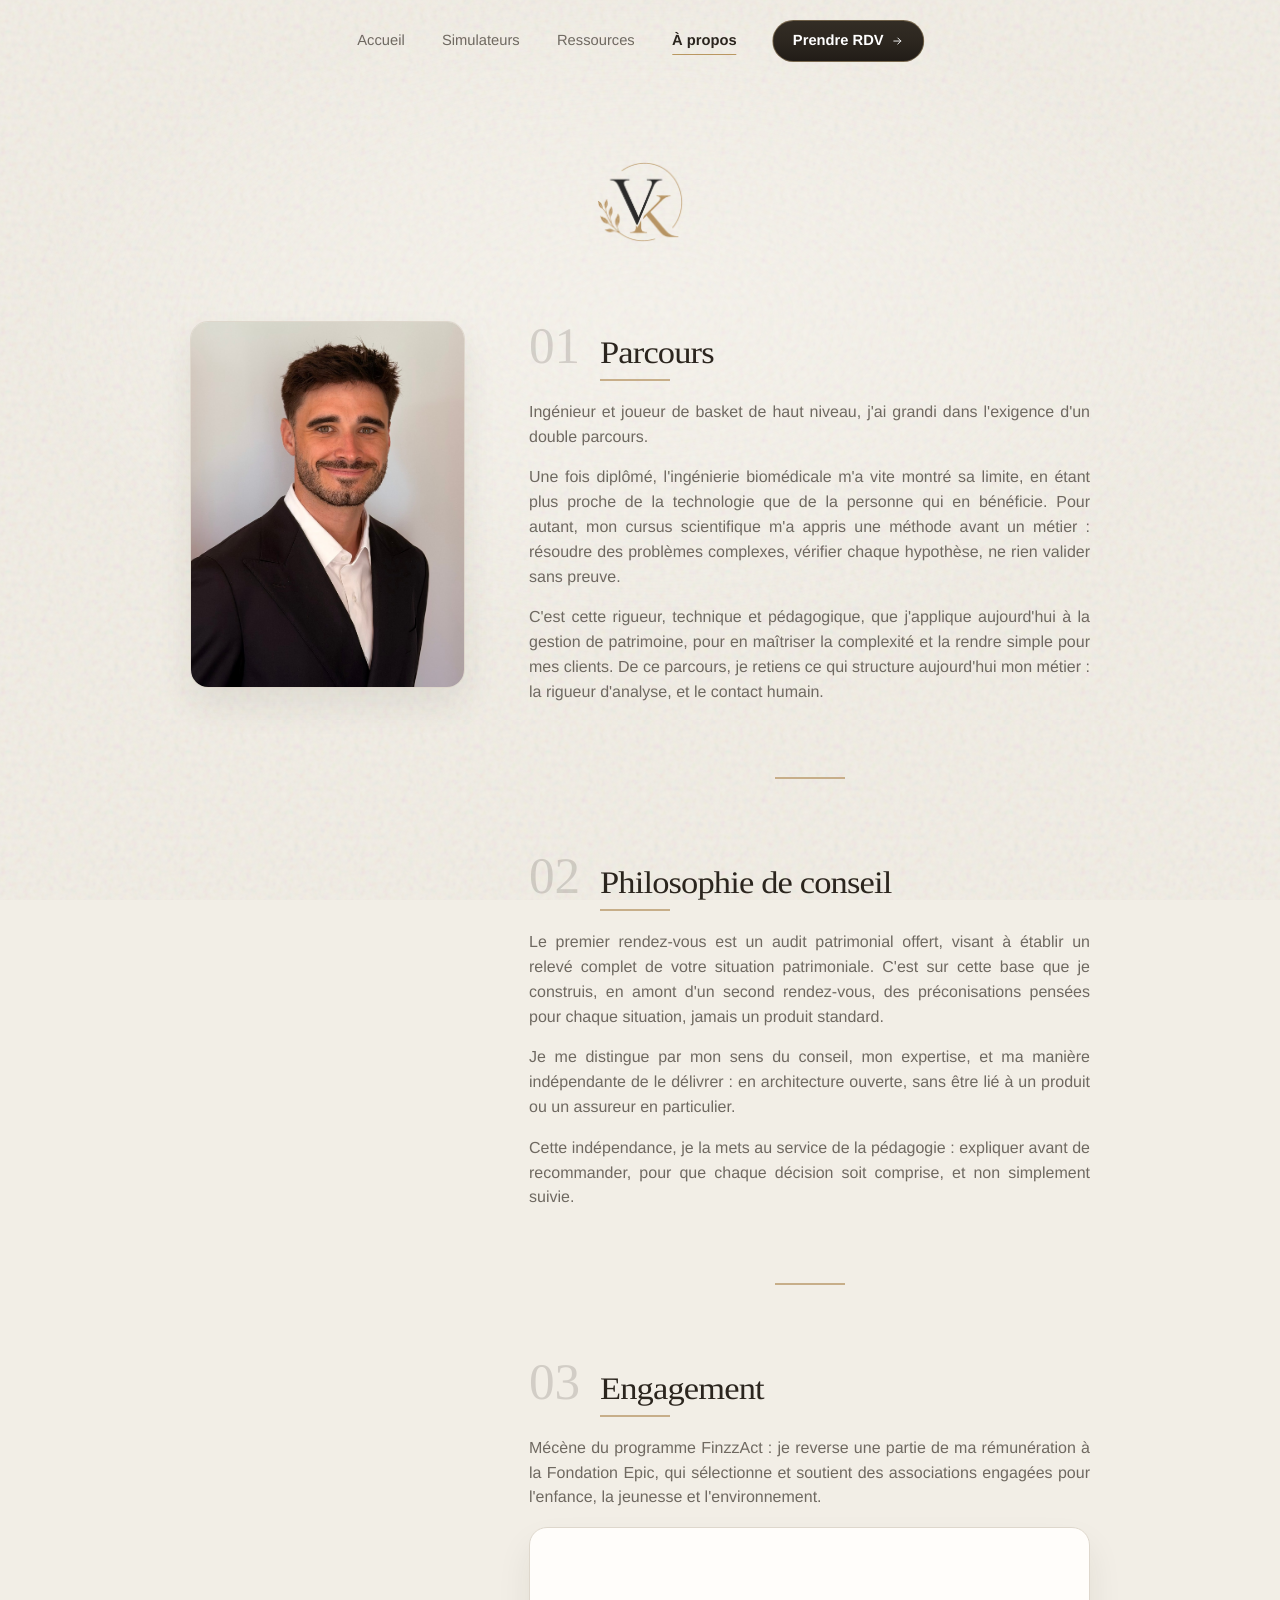
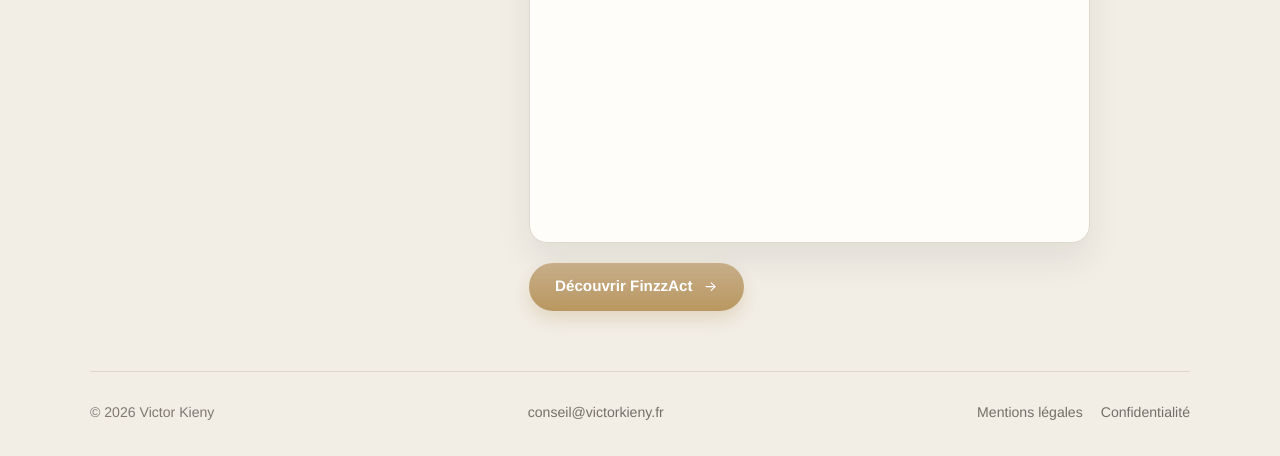
<file: a-propos.html>
<!doctype html>
<html lang="fr">
  <head>
    <meta charset="utf-8">
    <meta name="viewport" content="width=device-width, initial-scale=1">
    <meta
      name="description"
      content="À propos de Victor KIENY, conseiller en ingénierie patrimoniale : parcours, philosophie de conseil, engagements."
    >
    <title>À propos | Victor KIENY</title>
    <link rel="icon" href="favicon.ico" sizes="any">
    <link rel="icon" href="assets/favicon-96x96.png" type="image/png" sizes="96x96">
    <link rel="apple-touch-icon" href="assets/apple-touch-icon.png">
    <link rel="preload" href="assets/background.jpg" as="image">
    <link rel="stylesheet" href="styles.css">
  </head>
  <body>
    <main class="home-page" id="a-propos">
      <nav class="main-nav" aria-label="Navigation principale">
        <a class="nav-brand" href="index.html">
          <img src="assets/logo-transparent.png" alt="" aria-hidden="true">
          Victor Kieny
        </a>
        <input type="checkbox" id="nav-toggle" class="nav-toggle-checkbox" aria-label="Menu de navigation">
        <div class="main-nav-panel">
          <a href="index.html">Accueil</a>
          <a href="simulateurs.html">Simulateurs</a>
          <a href="ressources.html">Ressources</a>
          <a href="a-propos.html" aria-current="page">À propos</a>
          <a class="nav-cta" href="rdv.html">
            Prendre RDV
            <svg viewBox="0 0 24 24" aria-hidden="true">
              <path d="M5 12h14"></path>
              <path d="m13 6 6 6-6 6"></path>
            </svg>
          </a>
        </div>
        <label for="nav-toggle" class="nav-toggle" aria-hidden="true">
          <svg class="nav-toggle-icon" viewBox="0 0 24 24" aria-hidden="true">
            <path d="M4 7h16"></path>
            <path d="M4 12h16"></path>
            <path d="M4 17h16"></path>
          </svg>
        </label>
      </nav>

      <div class="home-page-content">
        <section class="about-opening" aria-label="À propos — introduction">
          <img class="brand-logo" src="assets/logo-transparent.png" alt="" aria-hidden="true">
        </section>

        <div class="about-content">
          <aside class="about-portrait-rail">
            <img class="about-portrait" src="assets/portrait-4-5.jpg" alt="Portrait de Victor Kieny" loading="lazy">
          </aside>

          <div class="about-sections">
            <section class="about-entry" aria-labelledby="parcours-heading">
              <div class="about-entry-heading-row">
                <span class="about-entry-kicker" aria-hidden="true">01</span>
                <div class="about-entry-heading-text">
                  <h2 id="parcours-heading">Parcours</h2>
                  <span class="section-title-accent" aria-hidden="true"></span>
                </div>
              </div>
              <div class="about-entry-body">
                <p>Ingénieur et joueur de basket de haut niveau, j'ai grandi dans l'exigence d'un double parcours.</p>
                <p>Une fois diplômé, l'ingénierie biomédicale m'a vite montré sa limite, en étant plus proche de la technologie que de la personne qui en bénéficie. Pour autant, mon cursus scientifique m'a appris une méthode avant un métier : résoudre des problèmes complexes, vérifier chaque hypothèse, ne rien valider sans preuve.</p>
                <p>C'est cette rigueur, technique et pédagogique, que j'applique aujourd'hui à la gestion de patrimoine, pour en maîtriser la complexité et la rendre simple pour mes clients. De ce parcours, je retiens ce qui structure aujourd'hui mon métier : la rigueur d'analyse, et le contact humain.</p>
              </div>
            </section>

            <span class="home-hero-divider" aria-hidden="true"></span>

            <section class="about-entry" aria-labelledby="philosophy-heading">
              <div class="about-entry-heading-row">
                <span class="about-entry-kicker" aria-hidden="true">02</span>
                <div class="about-entry-heading-text">
                  <h2 id="philosophy-heading">Philosophie de conseil</h2>
                  <span class="section-title-accent" aria-hidden="true"></span>
                </div>
              </div>
              <div class="about-entry-body">
                <p>Le premier rendez-vous est un audit patrimonial offert, visant à établir un relevé complet de votre situation patrimoniale. C'est sur cette base que je construis, en amont d'un second rendez-vous, des préconisations pensées pour chaque situation, jamais un produit standard.</p>
                <p>Je me distingue par mon sens du conseil, mon expertise, et ma manière indépendante de le délivrer : en architecture ouverte, sans être lié à un produit ou un assureur en particulier.</p>
                <p>Cette indépendance, je la mets au service de la pédagogie : expliquer avant de recommander, pour que chaque décision soit comprise, et non simplement suivie.</p>
              </div>
            </section>

            <span class="home-hero-divider" aria-hidden="true"></span>

            <section class="about-entry" aria-labelledby="formation-heading">
              <div class="about-entry-heading-row">
                <span class="about-entry-kicker" aria-hidden="true">03</span>
                <div class="about-entry-heading-text">
                  <h2 id="formation-heading">Engagement</h2>
                  <span class="section-title-accent" aria-hidden="true"></span>
                </div>
              </div>
              <div class="about-entry-body">
                <p>Mécène du programme FinzzAct : je reverse une partie de ma rémunération à la Fondation Epic, qui sélectionne et soutient des associations engagées pour l'enfance, la jeunesse et l'environnement.</p>
                <div class="about-video">
                  <iframe
                    src="https://www.youtube-nocookie.com/embed/YHNQGlzHpDI"
                    title="Présentation de la Fondation Epic"
                    loading="lazy"
                    allow="accelerometer; clipboard-write; encrypted-media; gyroscope; picture-in-picture; web-share"
                    allowfullscreen
                  ></iframe>
                </div>
                <a class="about-badge-cta" href="https://www.finzzle-groupe.com/finzzact-philanthropie/" target="_blank" rel="noopener noreferrer">
                  Découvrir FinzzAct
                  <svg viewBox="0 0 24 24" aria-hidden="true">
                    <path d="M5 12h14"></path>
                    <path d="m13 6 6 6-6 6"></path>
                  </svg>
                </a>
              </div>
            </section>
          </div>
        </div>
      </div>

      <footer class="site-footer">
        <div class="site-footer-bottom">
          <p class="site-footer-copy">© 2026 Victor Kieny</p>
          <a class="site-footer-email" href="mailto:conseil@victorkieny.fr">conseil@victorkieny.fr</a>
          <nav class="site-footer-links" aria-label="Liens légaux">
            <a href="mentions-legales.html">Mentions légales</a>
            <a href="politique-confidentialite.html">Confidentialité</a>
          </nav>
        </div>
      </footer>
    </main>
    <script src="https://cdnjs.cloudflare.com/ajax/libs/gsap/3.12.5/gsap.min.js"></script>
    <script>
      (function () {
        // Fondu-montée à l'entrée, une seule fois au chargement — pas de
        // ScrollTrigger par section (essayé puis abandonné ici par le
        // passé) : mêmes réglages que le hero de l'accueil (opacity/y,
        // 0.7s, power2.out, stagger 0.1), appliqués au contenu visible dès
        // l'ouverture de la page (logo, portrait, premier bloc "Parcours")
        // pour harmoniser avec les autres pages du site.
        var prefersReducedMotion = window.matchMedia("(prefers-reduced-motion: reduce)").matches;
        if (prefersReducedMotion || typeof gsap === "undefined") return;

        var entryEls = [
          document.querySelector(".about-opening .brand-logo"),
          document.querySelector(".about-portrait-rail"),
          document.querySelector(".about-sections .about-entry")
        ].filter(Boolean);

        if (!entryEls.length) return;

        gsap.set(entryEls, { opacity: 0, y: 24 });
        gsap.to(entryEls, {
          opacity: 1,
          y: 0,
          duration: 0.7,
          ease: "power2.out",
          stagger: 0.1
        });
      })();
    </script>
  </body>
</html>
</file>
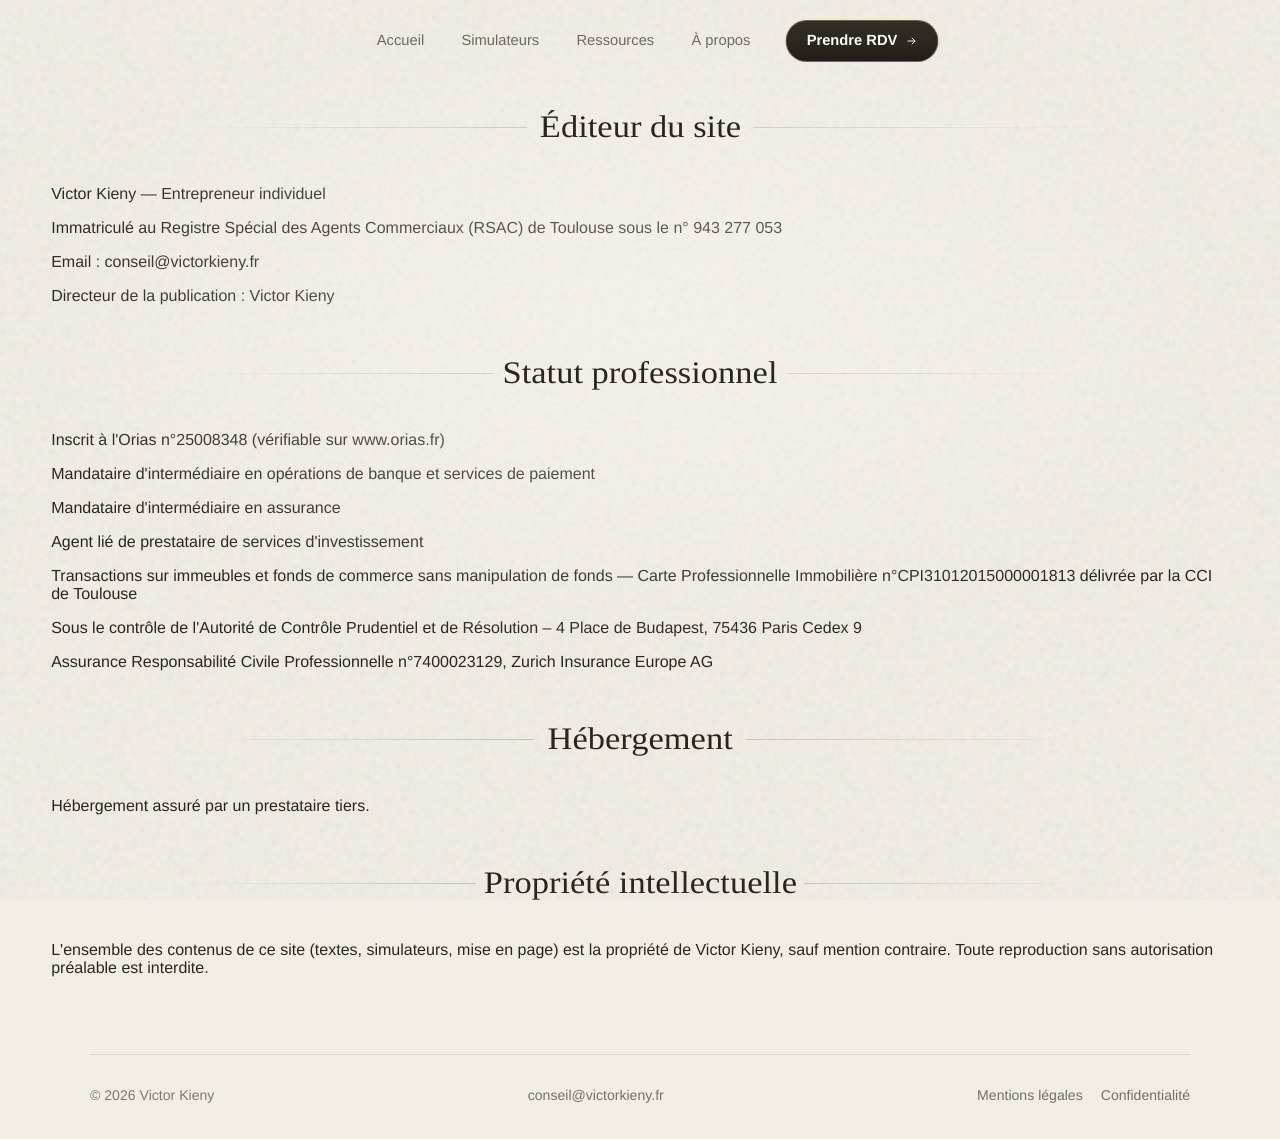
<file: mentions-legales.html>
<!doctype html>
<html lang="fr">
  <head>
    <meta charset="utf-8">
    <meta name="viewport" content="width=device-width, initial-scale=1">
    <meta
      name="description"
      content="Mentions légales du site de Victor KIENY, conseiller en ingénierie patrimoniale."
    >
    <title>Mentions légales | Victor KIENY</title>
    <link rel="icon" href="favicon.ico" sizes="any">
    <link rel="icon" href="assets/favicon-96x96.png" type="image/png" sizes="96x96">
    <link rel="apple-touch-icon" href="assets/apple-touch-icon.png">
    <link rel="preload" href="assets/background.jpg" as="image">
    <link rel="stylesheet" href="styles.css">
  </head>
  <body>
    <main class="home-page" id="mentions-legales">
      <nav class="main-nav" aria-label="Navigation principale">
        <input type="checkbox" id="nav-toggle" class="nav-toggle-checkbox" aria-label="Menu de navigation">
        <label for="nav-toggle" class="main-nav-scrim" aria-hidden="true"></label>
        <div class="main-nav-panel">
          <a href="index.html">Accueil</a>
          <a href="simulateurs.html">Simulateurs</a>
          <a href="ressources.html">Ressources</a>
          <a href="a-propos.html">À propos</a>
          <a class="nav-cta" href="rdv.html">
            Prendre RDV
            <svg viewBox="0 0 24 24" aria-hidden="true">
              <path d="M5 12h14"></path>
              <path d="m13 6 6 6-6 6"></path>
            </svg>
          </a>
        </div>
        <label for="nav-toggle" class="nav-toggle" aria-hidden="true">
          <svg class="nav-toggle-icon" viewBox="0 0 24 24" aria-hidden="true">
            <path d="M4 7h16"></path>
            <path d="M4 12h16"></path>
            <path d="M4 17h16"></path>
          </svg>
        </label>
      </nav>

      <div class="home-page-content">
        <section class="about-formation" aria-labelledby="editeur-title">
          <div class="section-heading">
            <h2 id="editeur-title">Éditeur du site</h2>
          </div>
          <div class="about-formation-list">
            <p>Victor Kieny — Entrepreneur individuel</p>
            <p>Immatriculé au Registre Spécial des Agents Commerciaux (RSAC) de Toulouse sous le n° 943 277 053</p>
            <p>Email : conseil@victorkieny.fr</p>
            <p>Directeur de la publication : Victor Kieny</p>
          </div>
        </section>

        <section class="about-formation" aria-labelledby="statut-title">
          <div class="section-heading">
            <h2 id="statut-title">Statut professionnel</h2>
          </div>
          <div class="about-formation-list">
            <p>Inscrit à l'Orias n°25008348 (vérifiable sur www.orias.fr)</p>
            <p>Mandataire d'intermédiaire en opérations de banque et services de paiement</p>
            <p>Mandataire d'intermédiaire en assurance</p>
            <p>Agent lié de prestataire de services d'investissement</p>
            <p>Transactions sur immeubles et fonds de commerce sans manipulation de fonds — Carte Professionnelle Immobilière n°CPI31012015000001813 délivrée par la CCI de Toulouse</p>
            <p>Sous le contrôle de l'Autorité de Contrôle Prudentiel et de Résolution – 4 Place de Budapest, 75436 Paris Cedex 9</p>
            <p>Assurance Responsabilité Civile Professionnelle n°7400023129, Zurich Insurance Europe AG</p>
          </div>
        </section>

        <section class="about-formation" aria-labelledby="hebergement-title">
          <div class="section-heading">
            <h2 id="hebergement-title">Hébergement</h2>
          </div>
          <div class="about-formation-list">
            <p>Hébergement assuré par un prestataire tiers.</p>
          </div>
        </section>

        <section class="about-formation" aria-labelledby="propriete-title">
          <div class="section-heading">
            <h2 id="propriete-title">Propriété intellectuelle</h2>
          </div>
          <div class="about-formation-list">
            <p>L'ensemble des contenus de ce site (textes, simulateurs, mise en page) est la propriété de Victor Kieny, sauf mention contraire. Toute reproduction sans autorisation préalable est interdite.</p>
          </div>
        </section>
      </div>

      <footer class="site-footer">
        <div class="site-footer-bottom">
          <p class="site-footer-copy">© 2026 Victor Kieny</p>
          <a class="site-footer-email" href="mailto:conseil@victorkieny.fr">conseil@victorkieny.fr</a>
          <nav class="site-footer-links" aria-label="Liens légaux">
            <a href="mentions-legales.html" aria-current="page">Mentions légales</a>
            <a href="politique-confidentialite.html">Confidentialité</a>
          </nav>
        </div>
      </footer>
    </main>
  </body>
</html>
</file>
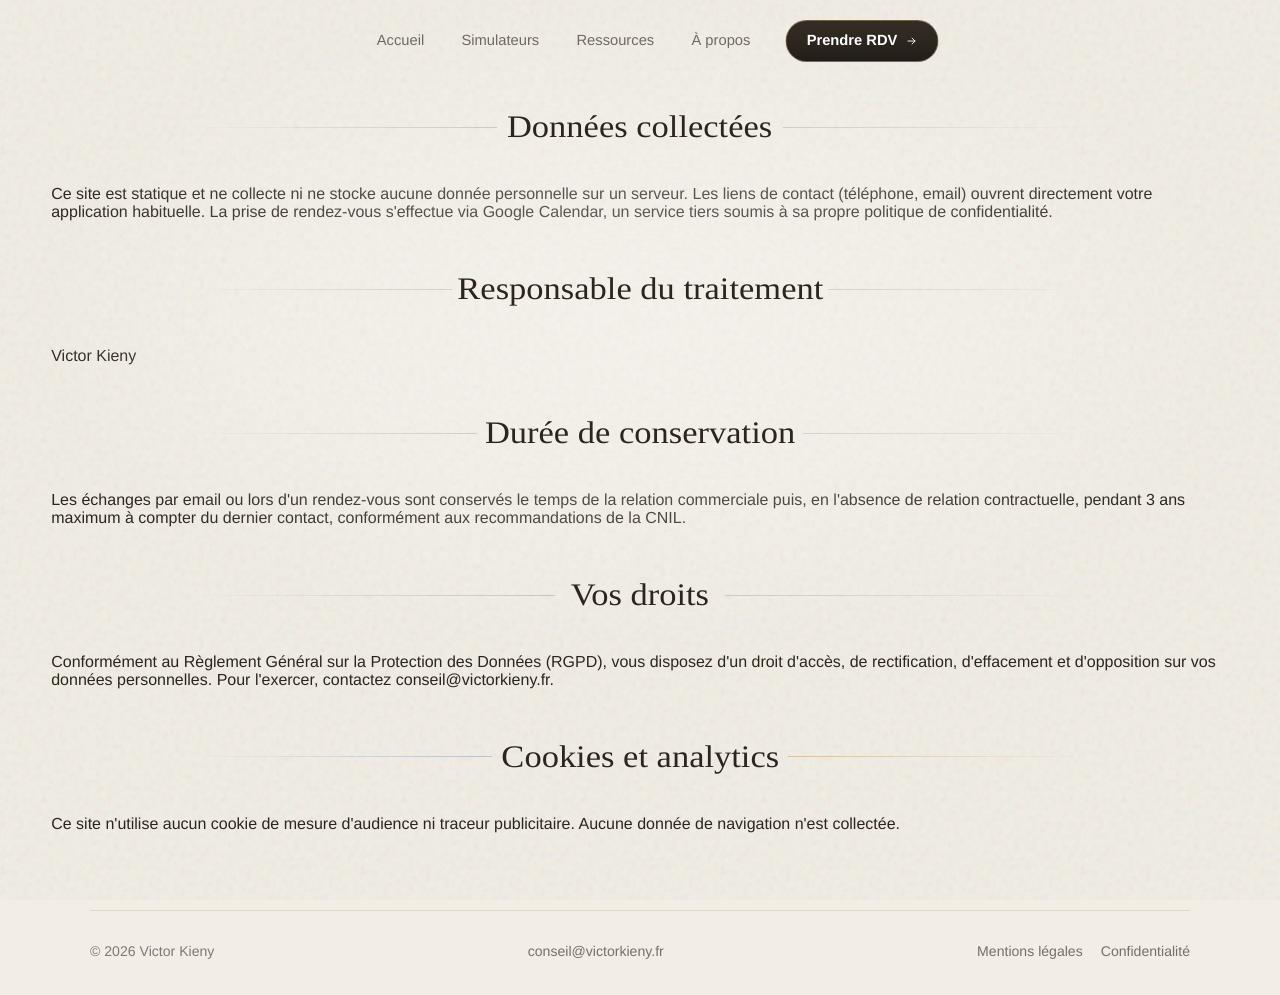
<file: politique-confidentialite.html>
<!doctype html>
<html lang="fr">
  <head>
    <meta charset="utf-8">
    <meta name="viewport" content="width=device-width, initial-scale=1">
    <meta
      name="description"
      content="Politique de confidentialité du site de Victor KIENY, conseiller en ingénierie patrimoniale."
    >
    <title>Confidentialité | Victor KIENY</title>
    <link rel="icon" href="favicon.ico" sizes="any">
    <link rel="icon" href="assets/favicon-96x96.png" type="image/png" sizes="96x96">
    <link rel="apple-touch-icon" href="assets/apple-touch-icon.png">
    <link rel="preload" href="assets/background.jpg" as="image">
    <link rel="stylesheet" href="styles.css">
  </head>
  <body>
    <main class="home-page" id="confidentialite">
      <nav class="main-nav" aria-label="Navigation principale">
        <input type="checkbox" id="nav-toggle" class="nav-toggle-checkbox" aria-label="Menu de navigation">
        <label for="nav-toggle" class="main-nav-scrim" aria-hidden="true"></label>
        <div class="main-nav-panel">
          <a href="index.html">Accueil</a>
          <a href="simulateurs.html">Simulateurs</a>
          <a href="ressources.html">Ressources</a>
          <a href="a-propos.html">À propos</a>
          <a class="nav-cta" href="rdv.html">
            Prendre RDV
            <svg viewBox="0 0 24 24" aria-hidden="true">
              <path d="M5 12h14"></path>
              <path d="m13 6 6 6-6 6"></path>
            </svg>
          </a>
        </div>
        <label for="nav-toggle" class="nav-toggle" aria-hidden="true">
          <svg class="nav-toggle-icon" viewBox="0 0 24 24" aria-hidden="true">
            <path d="M4 7h16"></path>
            <path d="M4 12h16"></path>
            <path d="M4 17h16"></path>
          </svg>
        </label>
      </nav>

      <div class="home-page-content">
        <section class="about-formation" aria-labelledby="donnees-title">
          <div class="section-heading">
            <h2 id="donnees-title">Données collectées</h2>
          </div>
          <div class="about-formation-list">
            <p>Ce site est statique et ne collecte ni ne stocke aucune donnée personnelle sur un serveur. Les liens de contact (téléphone, email) ouvrent directement votre application habituelle. La prise de rendez-vous s'effectue via Google Calendar, un service tiers soumis à sa propre politique de confidentialité.</p>
          </div>
        </section>

        <section class="about-formation" aria-labelledby="responsable-title">
          <div class="section-heading">
            <h2 id="responsable-title">Responsable du traitement</h2>
          </div>
          <div class="about-formation-list">
            <p>Victor Kieny</p>
          </div>
        </section>

        <section class="about-formation" aria-labelledby="conservation-title">
          <div class="section-heading">
            <h2 id="conservation-title">Durée de conservation</h2>
          </div>
          <div class="about-formation-list">
            <p>Les échanges par email ou lors d'un rendez-vous sont conservés le temps de la relation commerciale puis, en l'absence de relation contractuelle, pendant 3 ans maximum à compter du dernier contact, conformément aux recommandations de la CNIL.</p>
          </div>
        </section>

        <section class="about-formation" aria-labelledby="droits-title">
          <div class="section-heading">
            <h2 id="droits-title">Vos droits</h2>
          </div>
          <div class="about-formation-list">
            <p>Conformément au Règlement Général sur la Protection des Données (RGPD), vous disposez d'un droit d'accès, de rectification, d'effacement et d'opposition sur vos données personnelles. Pour l'exercer, contactez conseil@victorkieny.fr.</p>
          </div>
        </section>

        <section class="about-formation" aria-labelledby="cookies-title">
          <div class="section-heading">
            <h2 id="cookies-title">Cookies et analytics</h2>
          </div>
          <div class="about-formation-list">
            <p>Ce site n'utilise aucun cookie de mesure d'audience ni traceur publicitaire. Aucune donnée de navigation n'est collectée.</p>
          </div>
        </section>
      </div>

      <footer class="site-footer">
        <div class="site-footer-bottom">
          <p class="site-footer-copy">© 2026 Victor Kieny</p>
          <a class="site-footer-email" href="mailto:conseil@victorkieny.fr">conseil@victorkieny.fr</a>
          <nav class="site-footer-links" aria-label="Liens légaux">
            <a href="mentions-legales.html">Mentions légales</a>
            <a href="politique-confidentialite.html" aria-current="page">Confidentialité</a>
          </nav>
        </div>
      </footer>
    </main>
  </body>
</html>
</file>
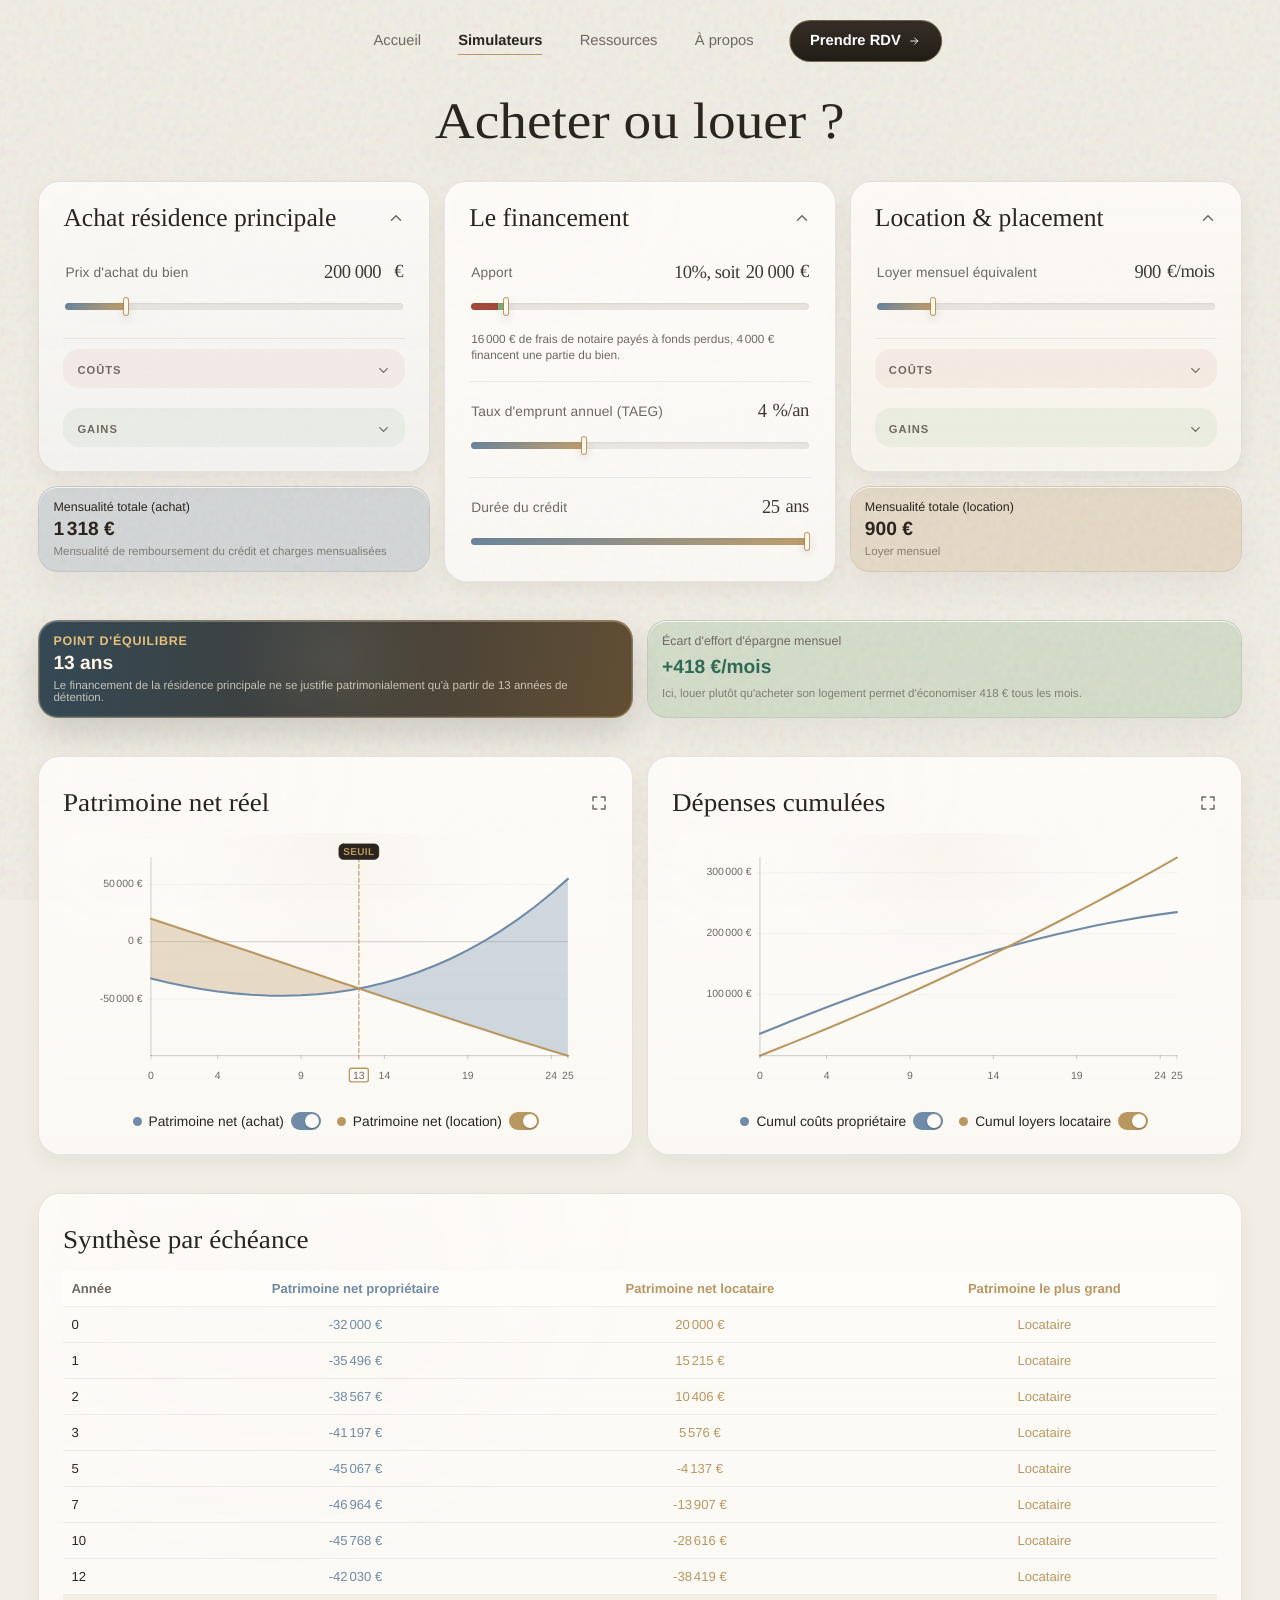
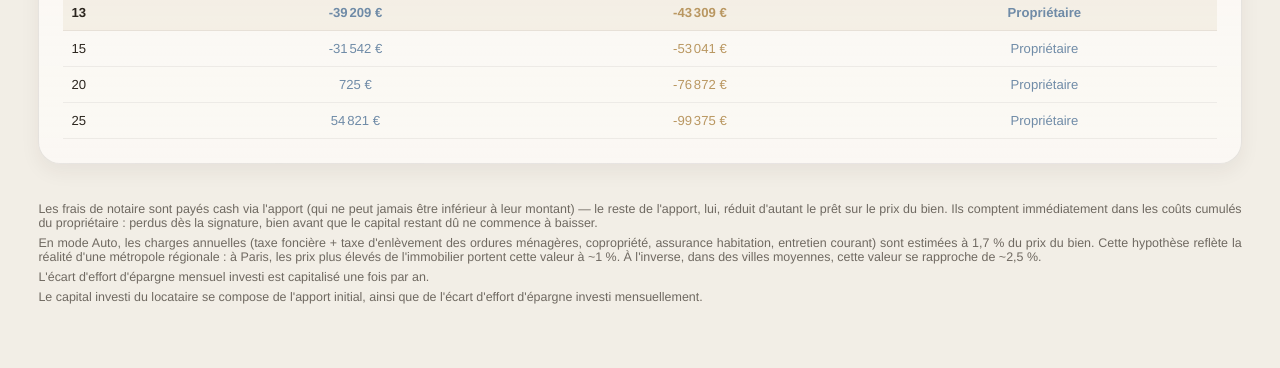
<file: simulateurs/acheter-louer.html>
<!doctype html>
<html lang="fr">
  <head>
    <meta charset="utf-8">
    <meta name="viewport" content="width=device-width, initial-scale=1">
    <title>Acheter ou louer ? | Simulateur</title>
    <link rel="icon" href="../favicon.ico" sizes="any">
    <link rel="icon" href="../assets/favicon-96x96.png" type="image/png" sizes="96x96">
    <link rel="apple-touch-icon" href="../assets/apple-touch-icon.png">
    <link rel="stylesheet" href="../styles.css?v=66">
  </head>
  <body class="tool-body">
    <main class="tool-page" aria-labelledby="tool-page-title">
      <nav class="main-nav" aria-label="Navigation principale">
        <input type="checkbox" id="nav-toggle" class="nav-toggle-checkbox" aria-label="Menu de navigation">
        <label for="nav-toggle" class="main-nav-scrim" aria-hidden="true"></label>
        <div class="main-nav-panel">
          <a href="../index.html">Accueil</a>
          <a href="../simulateurs.html" aria-current="page">Simulateurs</a>
          <a href="../ressources.html">Ressources</a>
          <a href="../a-propos.html">À propos</a>
          <a class="nav-cta" href="../rdv.html">
            Prendre RDV
            <svg viewBox="0 0 24 24" aria-hidden="true">
              <path d="M5 12h14"></path>
              <path d="m13 6 6 6-6 6"></path>
            </svg>
          </a>
        </div>
        <label for="nav-toggle" class="nav-toggle" aria-hidden="true">
          <svg class="nav-toggle-icon" viewBox="0 0 24 24" aria-hidden="true">
            <path d="M4 7h16"></path>
            <path d="M4 12h16"></path>
            <path d="M4 17h16"></path>
          </svg>
        </label>
      </nav>
      <nav class="tool-nav" aria-label="Navigation du simulateur">
        <h1 id="tool-page-title">Acheter ou louer ?</h1>
      </nav>

      <section class="tool-layout">
        <div class="tool-fields-row" id="fields-row" aria-label="Hypothèses du bien, du financement et de la location"></div>

        <div id="stat-split-row"></div>

        <div class="tool-charts-row">
          <div class="tool-chart-card" id="chart-panel-patrimoine">
            <div class="tool-card-title">
              <h2>Patrimoine net réel</h2>
              <button type="button" class="tool-chart-expand-btn" aria-label="Agrandir le graphique">
                <svg viewBox="0 0 24 24" aria-hidden="true"><path d="M9 4H4v5M15 4h5v5M9 20H4v-5M15 20h5v-5"></path></svg>
              </button>
            </div>
            <div class="line-chart" id="chart-patrimoine" aria-label="Graphique comparant le patrimoine net du propriétaire et celui du locataire dans le temps"></div>
          </div>

          <div class="tool-chart-card" id="chart-panel-depenses">
            <div class="tool-card-title">
              <h2>Dépenses cumulées</h2>
              <button type="button" class="tool-chart-expand-btn" aria-label="Agrandir le graphique">
                <svg viewBox="0 0 24 24" aria-hidden="true"><path d="M9 4H4v5M15 4h5v5M9 20H4v-5M15 20h5v-5"></path></svg>
              </button>
            </div>
            <div class="line-chart" id="chart-depenses" aria-label="Graphique comparant les coûts cumulés du propriétaire et les loyers cumulés du locataire"></div>
          </div>
        </div>

        <div class="tool-table-card" id="table-panel">
          <div class="tool-card-title">
            <h2>Synthèse par échéance</h2>
          </div>
          <div class="tool-table-wrap">
            <table id="projection-table"></table>
          </div>
        </div>

        <div class="tool-page-notes">
          <p class="tool-page-note">Les frais de notaire sont payés cash via l'apport (qui ne peut jamais être inférieur à leur montant) — le reste de l'apport, lui, réduit d'autant le prêt sur le prix du bien. Ils comptent immédiatement dans les coûts cumulés du propriétaire : perdus dès la signature, bien avant que le capital restant dû ne commence à baisser.</p>
          <p class="tool-page-note">En mode Auto, les charges annuelles (taxe foncière + taxe d'enlèvement des ordures ménagères, copropriété, assurance habitation, entretien courant) sont estimées à 1,7 % du prix du bien. Cette hypothèse reflète la réalité d'une métropole régionale : à Paris, les prix plus élevés de l'immobilier portent cette valeur à ~1 %. À l'inverse, dans des villes moyennes, cette valeur se rapproche de ~2,5 %.</p>
          <p class="tool-page-note">L'écart d'effort d'épargne mensuel investi est capitalisé une fois par an.</p>
          <p class="tool-page-note">Le capital investi du locataire se compose de l'apport initial, ainsi que de l'écart d'effort d'épargne investi mensuellement.</p>
        </div>
      </section>
    </main>

    <script src="shared.js?v=29"></script>
    <script>
      // ---------------------------------------------------------------
      // Calcul — achat de la résidence principale à crédit, comparé à la
      // location du même bien combinée au placement de l'écart d'effort sur
      // un support générique (sans crédit, sans levier). Modèle
      // volontairement plus simple que "Financer sa RP ou financer de
      // l'immobilier locatif" (pas de second crédit immobilier en face) :
      // l'écart d'effort n'est capitalisé qu'une fois par an, pas mois par
      // mois, et les coûts cumulés du propriétaire ne comptent que les
      // intérêts et charges payés — jamais le capital remboursé, déjà
      // reflété dans le capital restant dû.
      // ---------------------------------------------------------------

      function calculerMensualiteCreditMois(capitalEmprunte, tauxInteretAnnuelPct, nombreMensualites) {
        if (nombreMensualites <= 0) return 0;
        const tauxMensuel = tauxInteretAnnuelPct / 100 / 12;
        if (tauxMensuel === 0) return capitalEmprunte / nombreMensualites;
        const facteur = Math.pow(1 + tauxMensuel, nombreMensualites);
        return capitalEmprunte * tauxMensuel * facteur / (facteur - 1);
      }

      function simulerAcheterLouer(p) {
        const fraisNotaire = p.prixBien * p.fraisNotairePct / 100;
        const coutTotalAchat = p.prixBien + fraisNotaire;
        // Les frais de notaire sont payés cash via l'apport (dont le
        // plancher, cf. fieldDefinitionsFinancement, ne peut jamais être
        // inférieur à leur montant) : le reste de l'apport, lui, réduit
        // d'autant le prêt sur le prix du bien. Plus l'apport est gros,
        // plus le prêt est petit — ce qui est déjà le cas ici, puisque
        // apport et fraisNotaire sont tous deux soustraits du même total
        // avant d'emprunter. Ils comptent dans les coûts cumulés du
        // propriétaire dès la première ligne, plus bas : perdus, qu'ils
        // soient vus comme payés par l'apport ou par le prêt.
        const montantEmprunte = Math.max(0, coutTotalAchat - p.apport);
        const dureeMois = p.dureeCredit * 12;
        const mensualiteCredit = calculerMensualiteCreditMois(montantEmprunte, p.tauxInteretPct, dureeMois);
        // Pas d'assurance emprunteur distincte : déjà incluse dans le TAEG
        // renseigné, comme la plupart des simulations de mensualité.
        const mensualiteTotale = mensualiteCredit;
        const chargesMensuelles = p.chargesAnnuelles / 12;
        const tauxMensuelCredit = p.tauxInteretPct / 100 / 12;

        let capitalRestant = montantEmprunte;
        let valeurBien = p.prixBien;
        let loyerCourant = p.loyerMensuel;
        // Le capital du locataire démarre à l'apport (non consommé par un
        // achat) : il capitalise dès le premier jour, avant même que
        // l'écart d'effort ne vienne s'y ajouter.
        let capitalLocataire = p.apport;
        // Les coûts cumulés du propriétaire démarrent aux frais de
        // notaire : perdus dès la signature, avant le premier mois de
        // crédit.
        let coutsCumules = fraisNotaire;
        let loyersCumules = 0;
        let anneeSeuil = null;

        const annees = [];

        // Point de départ réel (jour de la signature, avant le premier
        // mois) : mêmes variables qu'à l'entrée de la boucle, avant qu'un
        // seul mois de crédit/charges/loyer n'ait eu lieu. Sans ce point,
        // le graphique démarrait visuellement à "année 1" — déjà 12 mois
        // écoulés — ce qui rendait le survol ("Année 1, mois 1") trompeur
        // (cf. échange avec Victor : il attendait un vrai point "année 0").
        const positionProprietaireInitiale = valeurBien - Math.max(0, capitalRestant) - coutsCumules - p.apport;
        const positionLocataireInitiale = capitalLocataire - loyersCumules;
        if (positionProprietaireInitiale - positionLocataireInitiale >= 0) anneeSeuil = 0;
        annees.push({
          annee: 0,
          coutsCumulesProprietaire: coutsCumules + p.apport,
          loyersCumulesLocataire: loyersCumules,
          patrimoineProprietaire: positionProprietaireInitiale,
          patrimoineLocataire: positionLocataireInitiale,
          patrimoineNet: positionProprietaireInitiale - positionLocataireInitiale
        });

        // La durée simulée est celle du crédit (p.dureeCredit) : pas
        // d'horizon distinct, donc le crédit est toujours en cours sur
        // toute la boucle (plus de branche "crédit soldé, horizon continue").
        for (let annee = 1; annee <= p.dureeCredit; annee++) {
          let interetsAnnee = 0;
          for (let mois = 0; mois < 12; mois++) {
            if (capitalRestant > 0) {
              const interetMois = capitalRestant * tauxMensuelCredit;
              const principalMois = Math.min(mensualiteCredit - interetMois, capitalRestant);
              capitalRestant -= principalMois;
              interetsAnnee += interetMois;
            }
          }
          coutsCumules += interetsAnnee + p.chargesAnnuelles;
          loyersCumules += loyerCourant * 12;

          // Écart d'effort mensuel (mensualité totale + charges, moins le
          // loyer) : seul l'écart POSITIF (location moins chère) est
          // investi — jamais "récupéré" en sens inverse si la location
          // devient la plus chère des deux.
          const effortProprietaireMensuel = mensualiteTotale + chargesMensuelles;
          const ecartMensuel = effortProprietaireMensuel - loyerCourant;
          capitalLocataire *= 1 + p.rendementPlacementPct / 100;
          if (ecartMensuel > 0) capitalLocataire += ecartMensuel * 12;

          valeurBien *= 1 + p.revalorisationBienPct / 100;
          loyerCourant *= 1 + p.revalorisationLoyerPct / 100;

          const positionProprietaire = valeurBien - Math.max(0, capitalRestant) - coutsCumules - p.apport;
          const positionLocataire = capitalLocataire - loyersCumules;
          const patrimoineNet = positionProprietaire - positionLocataire;

          if (anneeSeuil === null && patrimoineNet >= 0) anneeSeuil = annee;

          annees.push({
            annee,
            coutsCumulesProprietaire: coutsCumules + p.apport,
            loyersCumulesLocataire: loyersCumules,
            patrimoineProprietaire: positionProprietaire,
            patrimoineLocataire: positionLocataire,
            patrimoineNet
          });
        }

        return {
          fraisNotaire,
          coutTotalAchat,
          montantEmprunte,
          mensualiteCredit,
          mensualiteTotale,
          mensualiteTotaleReelle: mensualiteTotale + chargesMensuelles,
          chargesMensuelles,
          ecartMensuelInitial: mensualiteTotale + chargesMensuelles - p.loyerMensuel,
          seuilRentabilite: anneeSeuil,
          annees
        };
      }

      // ---------------------------------------------------------------
      // Données et hypothèses
      // ---------------------------------------------------------------

      const defaults = {
        prixBien: 200000,
        fraisNotairePct: 8,
        // 1,7 % du prix par défaut (cf. recomputeCharges plus bas) — même
        // ratio, pour que la valeur au chargement corresponde déjà à ce que
        // l'Auto recalculerait. Taxe foncière, copropriété, assurance
        // habitation et entretien courant sont réunis dans ce seul champ
        // (cf. note sous "Charges annuelles" pour le détail).
        chargesAnnuelles: 3400,
        revalorisationBienPct: 1.5,
        apport: 20000,
        tauxInteretPct: 4,
        dureeCredit: 25,
        loyerMensuel: 900,
        revalorisationLoyerPct: 1.5,
        rendementPlacementPct: 5
      };

      const state = {
        values: structuredClone(defaults)
      };
      document.body.dataset.mode = "acheter-louer";

      // Charges annuelles (taxe foncière + TEOM, copropriété, assurance
      // habitation, entretien courant réunis dans un seul champ, cf. note
      // sous le champ pour le détail) suit automatiquement le prix du bien
      // tant que le bouton "Auto" reste activé (cf. field.autoToggle,
      // shared.js) — désactivé, l'utilisateur reprend la main dessus. Ratio
      // issu d'ordres de grandeur sur un appartement ancien de 60 m² en
      // métropole régionale (hypothèse moyenne entre grande métropole et
      // ville moyenne, cf. note de bas de page) : 1,7 % du prix au total.
      // CHARGES_BREAKDOWN_RATIOS (plus bas) répartit ce total entre les
      // quatre postes pour la note détaillée, sans changer ce calcul.
      // Idem pour l'apport, mais sans bouton dédié (cf. demande de Victor) :
      // le PRIX du bien qui change ne doit pas, lui, changer le pourcentage
      // d'apport (en laissant le montant fixe) — c'est le montant qui doit
      // suivre, à pourcentage constant (10 % par défaut), tant que
      // l'utilisateur n'a pas réglé l'apport lui-même.
      let chargesAuto = true;
      let apportTouched = false;
      const recomputeCharges = (prixBien) => {
        state.values.chargesAnnuelles = Math.round((prixBien * 0.017) / 100) * 100;
      };
      function handleCrossFieldDefaults(key, previousValue, newValue) {
        if (key === "apport") {
          apportTouched = true;
          return;
        }
        if (key === "prixBien") {
          if (chargesAuto) recomputeCharges(newValue);
          if (!apportTouched) {
            state.values.apport = Math.round((newValue * 0.1) / 1000) * 1000;
          }
        }
      }

      // Répartition indicative des 1,7 % entre les quatre postes détaillés
      // sous "Charges annuelles" (cf. tableau de Victor, colonne métropole
      // régionale) : copropriété (courantes + fonds travaux + gros travaux
      // lissés) 0,9 %, taxe foncière + TEOM 0,4 %, assurance habitation
      // 0,1 %, entretien courant 0,3 % — appliquée au montant RÉEL du champ
      // (qu'il soit en Auto ou réglé à la main), pas au prix du bien
      // directement, pour que le détail somme toujours exactement au total
      // affiché.
      const CHARGES_BREAKDOWN_RATIOS = {
        "taxe foncière": 0.4 / 1.7,
        "copropriété": 0.9 / 1.7,
        "assurance habitation": 0.1 / 1.7,
        "entretien courant": 0.3 / 1.7
      };

      // Pas d'horizon de simulation distinct : la durée du crédit (Le
      // financement) fixe directement la durée simulée, cf. simulerAcheterLouer.
      const fieldDefinitionsBien = [
        { key: "prixBien", label: "Prix d'achat du bien", min: 50000, max: 900000, step: 5000, suffix: "€" },
        {
          static: true,
          label: "Frais de notaire",
          value: (values) => formatNumber(values.prixBien * values.fraisNotairePct / 100),
          suffix: "€",
          group: "couts",
          inlineSelect: {
            key: "fraisNotairePct",
            label: "Frais de notaire & garantie",
            options: [
              { value: 3, label: "Frais de notaire dans le neuf : 3 %" },
              { value: 8, label: "Frais de notaire dans l'ancien : 8 %" }
            ]
          },
          note: "Payés à fonds perdus dès la signature."
        },
        {
          static: true,
          label: "Mensualité totale du crédit",
          value: (values) => {
            const fraisNotaire = values.prixBien * values.fraisNotairePct / 100;
            const montantEmprunte = Math.max(0, values.prixBien + fraisNotaire - values.apport);
            const dureeMois = values.dureeCredit * 12;
            return formatNumber(calculerMensualiteCreditMois(montantEmprunte, values.tauxInteretPct, dureeMois));
          },
          suffix: "€",
          group: "couts"
        },
        {
          key: "chargesAnnuelles",
          label: "Charges annuelles",
          min: 0,
          max: 16000,
          step: 100,
          suffix: "€/an",
          group: "couts",
          autoToggle: {
            get: () => chargesAuto,
            set: (checked) => {
              chargesAuto = checked;
              if (checked) recomputeCharges(state.values.prixBien);
            }
          },
          note: (values) => {
            const detail = Object.entries(CHARGES_BREAKDOWN_RATIOS)
              .map(([poste, ratio]) => `${poste} ${formatMoney(values.chargesAnnuelles * ratio)}`)
              .join(", ");
            return `Dont ${detail}. Soit ${formatMoney(values.chargesAnnuelles / 12)}/mois.`;
          }
        },
        { key: "revalorisationBienPct", label: "Revalorisation annuelle du bien", min: 0, max: 4, step: 0.1, suffix: "%/an", group: "gains" }
      ];

      const fieldDefinitionsFinancement = [
        {
          key: "apport",
          label: "Apport",
          min: (values) => values.prixBien * values.fraisNotairePct / 100,
          max: (values) => values.prixBien,
          zeroBased: true,
          step: 1000,
          suffix: "€",
          valueCaption: (values) => `${formatPercent(values.apport / values.prixBien * 100)}%, soit`,
          note: (values) => {
            const fraisNotaire = values.prixBien * values.fraisNotairePct / 100;
            const reste = Math.max(0, values.apport - fraisNotaire);
            return `${formatMoney(fraisNotaire)} de frais de notaire payés à fonds perdus, ${formatMoney(reste)} financent une partie du bien.`;
          }
        },
        { key: "tauxInteretPct", label: "Taux d'emprunt annuel (TAEG)", min: 2.5, max: 7, step: 0.05, suffix: "%/an" },
        { key: "dureeCredit", label: "Durée du crédit", min: 5, max: 25, step: 1, suffix: "ans" }
      ];

      const fieldDefinitionsLocation = [
        { key: "loyerMensuel", label: "Loyer mensuel équivalent", min: 300, max: 4000, step: 50, suffix: "€/mois" },
        { key: "revalorisationLoyerPct", label: "Revalorisation du loyer", min: 0, max: 4, step: 0.1, suffix: "%/an", group: "couts" },
        {
          key: "apport",
          label: "Versement initial",
          min: (values) => values.prixBien * values.fraisNotairePct / 100,
          max: (values) => values.prixBien,
          zeroBased: true,
          step: 1000,
          suffix: "€",
          group: "gains",
          investedFully: true,
          note: "Le même montant que celui de l'apport pour l'achat, investi ici plutôt que dépensé en frais de notaire."
        },
        { key: "rendementPlacementPct", label: "Rendement du placement", min: 0, max: 10, step: 0.1, suffix: "%/an", group: "gains", note: "Capital du locataire (apport non dépensé + écart d'effort investi), capitalisé une fois par an." }
      ];

      // ---------------------------------------------------------------
      // Rendu des champs
      // ---------------------------------------------------------------

      let outputsRenderFrame = 0;
      function scheduleRenderOutputs() {
        if (outputsRenderFrame) return;
        outputsRenderFrame = requestAnimationFrame(() => {
          outputsRenderFrame = 0;
          renderOutputs();
        });
      }

      // Champ "figé" (field.static) : un libellé + une valeur calculée, sans
      // curseur (ex. "Frais de notaire", dérivé du prix du bien et du
      // sélecteur Neuf/Ancien de l'apport — pas une hypothèse indépendante,
      // donc pas un curseur en plus). Même habillage visuel que
      // renderNumberField (.tool-field / .tool-input-wrap) pour s'intégrer
      // sans rupture dans une carte, mais poussé par les autres champs
      // plutôt que réglable directement.
      function renderStaticField(field, values, fieldRefreshers) {
        const row = document.createElement("div");
        row.className = "tool-field tool-field-static";

        const span = document.createElement("span");
        span.textContent = typeof field.label === "function" ? field.label(values) : field.label;

        row.append(span);

        let dropdownRow = null;
        if (field.inlineSelect) {
          dropdownRow = document.createElement("div");
          dropdownRow.className = "tool-dropdown-row";

          const dropdown = document.createElement("div");
          dropdown.className = "tool-dropdown";

          const trigger = document.createElement("button");
          trigger.type = "button";
          trigger.className = "tool-dropdown-trigger";
          trigger.setAttribute("aria-haspopup", "listbox");
          trigger.setAttribute("aria-expanded", "false");
          const triggerLabel = document.createElement("span");
          const chevron = document.createElement("span");
          chevron.className = "tool-dropdown-chevron";
          chevron.textContent = "⌄";
          chevron.setAttribute("aria-hidden", "true");
          trigger.append(triggerLabel, chevron);

          const menu = document.createElement("div");
          menu.className = "tool-dropdown-menu";
          menu.setAttribute("role", "listbox");

          const closeMenu = () => {
            menu.classList.remove("is-open");
            trigger.setAttribute("aria-expanded", "false");
          };
          const setDropdownSelected = (value) => {
            const opt = field.inlineSelect.options.find((o) => o.value === value) || field.inlineSelect.options[0];
            triggerLabel.textContent = opt.label;
            menu.querySelectorAll(".tool-dropdown-option").forEach((btn) => {
              btn.classList.toggle("is-active", btn.dataset.value === String(opt.value));
            });
          };

          field.inlineSelect.options.forEach((opt) => {
            const optionButton = document.createElement("button");
            optionButton.type = "button";
            optionButton.className = "tool-dropdown-option";
            optionButton.dataset.value = String(opt.value);
            optionButton.setAttribute("role", "option");
            const optionLabel = document.createElement("span");
            optionLabel.textContent = opt.label;
            const optionCheck = document.createElement("span");
            optionCheck.className = "tool-dropdown-option-check";
            optionCheck.textContent = "✓";
            optionCheck.setAttribute("aria-hidden", "true");
            optionButton.append(optionLabel, optionCheck);
            optionButton.addEventListener("click", () => {
              values[field.inlineSelect.key] = opt.value;
              setDropdownSelected(opt.value);
              closeMenu();
              fieldRefreshers.forEach((refresh) => refresh());
              renderOutputs();
            });
            menu.append(optionButton);
          });

          trigger.addEventListener("click", (event) => {
            event.stopPropagation();
            const willOpen = !menu.classList.contains("is-open");
            closeMenu();
            if (willOpen) {
              menu.classList.add("is-open");
              trigger.setAttribute("aria-expanded", "true");
            }
          });
          document.addEventListener("click", (event) => {
            if (!dropdown.contains(event.target)) closeMenu();
          });

          setDropdownSelected(values[field.inlineSelect.key]);
          dropdown.append(trigger, menu);
          dropdownRow.append(dropdown);
        }

        const control = document.createElement("div");
        control.className = "tool-input-wrap";
        const value = document.createElement("span");
        value.className = "tool-static-value";
        const suffix = document.createElement("small");
        suffix.textContent = field.suffix || "";
        control.append(value, suffix);
        row.append(control);

        if (field.inlineSelect) row.append(dropdownRow);

        const note = field.note ? document.createElement("small") : null;
        if (note) {
          note.className = "tool-field-note";
          row.append(note);
        }

        const refresh = () => {
          value.textContent = typeof field.value === "function" ? field.value(values) : field.value;
          if (note) note.textContent = typeof field.note === "function" ? field.note(values) : field.note;
        };
        refresh();
        fieldRefreshers.push(refresh);

        return row;
      }

      // Une carte (Le bien, Le financement ou Location & placement) : même
      // recette que "Financer sa RP ou financer de l'immobilier locatif"
      // (renderOptionCard), sans lettrage de "camp" — un seul scénario ici,
      // pas deux à distinguer. sharedFieldRefreshers permet à "Le bien" et
      // "Le financement" de rafraîchir l'un l'autre (l'apport dépend du
      // prix du bien, dans l'autre carte).
      function renderFieldCard(title, fieldDefinitions, sharedFieldRefreshers, collapsible) {
        const card = document.createElement("div");
        card.className = "tool-result-card";

        const titleWrap = document.createElement("div");
        titleWrap.className = "tool-card-title";
        const heading = document.createElement("h2");
        heading.textContent = title;
        titleWrap.append(heading);
        card.append(titleWrap);

        const fieldsWrap = document.createElement("div");
        fieldsWrap.className = "tool-fields";
        const fieldRefreshers = sharedFieldRefreshers || [];
        const groupLabels = { couts: "Coûts", gains: "Gains" };
        let currentGroupWrap = null;
        let currentGroupFieldsWrap = null;
        let currentGroup = null;
        fieldDefinitions.forEach((field) => {
          if (field.group) {
            if (field.group !== currentGroup) {
              currentGroup = field.group;
              // Liaisons locales (const) dédiées à ce groupe précis, pour la
              // fermeture du clic ci-dessous : les variables currentGroupWrap/
              // currentGroupFieldsWrap, elles, seront réaffectées au groupe
              // suivant avant que ce gestionnaire ne soit jamais déclenché.
              const thisGroupWrap = document.createElement("div");
              thisGroupWrap.className = `tool-field-group tool-field-group-${field.group}`;

              // Même recette que le chevron-repli d'une carte entière (Le
              // bien, Le financement...), appliquée ici au groupe Coûts/Gains
              // à l'intérieur d'une carte : le libellé lui-même est le bouton,
              // seuls les champs (pas le libellé) se masquent.
              const groupLabel = document.createElement("button");
              groupLabel.type = "button";
              groupLabel.className = "tool-field-group-label";
              // Repliées par défaut à l'arrivée sur la page (demandé par
              // Victor) : seul un clic les déplie.
              groupLabel.setAttribute("aria-expanded", "false");
              groupLabel.innerHTML = `${groupLabels[field.group] || field.group}<svg class="tool-collapsible-chevron" viewBox="0 0 24 24" aria-hidden="true"><path d="m6 9 6 6 6-6"></path></svg>`;

              const thisGroupFieldsWrap = document.createElement("div");
              thisGroupFieldsWrap.className = "tool-field-group-fields";
              thisGroupFieldsWrap.hidden = true;

              groupLabel.addEventListener("click", () => {
                const expanded = groupLabel.getAttribute("aria-expanded") !== "true";
                withHeightTransition(thisGroupWrap, () => {
                  groupLabel.setAttribute("aria-expanded", String(expanded));
                  thisGroupFieldsWrap.hidden = !expanded;
                });
              });

              thisGroupWrap.append(groupLabel, thisGroupFieldsWrap);
              fieldsWrap.append(thisGroupWrap);
              currentGroupWrap = thisGroupWrap;
              currentGroupFieldsWrap = thisGroupFieldsWrap;
            }
          } else {
            currentGroupWrap = null;
            currentGroupFieldsWrap = null;
            currentGroup = null;
          }
          const target = currentGroupFieldsWrap || fieldsWrap;
          const node = field.static
            ? renderStaticField(field, state.values, fieldRefreshers)
            : renderNumberField(field, state.values, fieldRefreshers, {
              onValueChange: (key, previousValue, newValue) => {
                handleCrossFieldDefaults(key, previousValue, newValue);
                scheduleRenderOutputs();
              },
              onCommit: () => renderOutputs()
            });
          // field.investedFully (ex. "Versement initial" côté Location &
          // placement) : le même apport que côté Financement, mais ici il
          // est entièrement investi — pas de part perdue en frais de
          // notaire sur ce versant-là, donc la piste doit être tout verte,
          // pas rouge/vert comme l'original.
          if (field.investedFully) node.classList.add("tool-field-all-gains");
          target.append(node);
        });
        card.append(fieldsWrap);

        if (collapsible) {
          const toggle = document.createElement("button");
          toggle.type = "button";
          toggle.className = "tool-collapsible-chevron-btn";
          toggle.setAttribute("aria-expanded", "true");
          toggle.setAttribute("aria-label", `Afficher ou masquer les hypothèses ${title}`);
          toggle.innerHTML = '<svg class="tool-collapsible-chevron" viewBox="0 0 24 24" aria-hidden="true"><path d="m6 9 6 6 6-6"></path></svg>';
          toggle.addEventListener("click", () => {
            const expanded = toggle.getAttribute("aria-expanded") !== "true";
            withHeightTransition(card, () => {
              toggle.setAttribute("aria-expanded", String(expanded));
              fieldsWrap.hidden = !expanded;
            });
          });
          titleWrap.append(toggle);
        }

        return card;
      }

      // Empile une carte de champs et, juste en dessous, l'emplacement (vide
      // pour l'instant, rempli par renderStats) de sa case "Mensualité
      // totale" : même recette que .contract-card-stack sur la page
      // "Financer sa RP..." (une seule cellule de grille, flux indépendant
      // des deux autres colonnes) — ainsi, replier "Le bien" fait remonter
      // sa case juste en dessous, sans attendre que les deux autres colonnes
      // se replient. statGroupId est omis pour "Le financement" : ses cases
      // (Point d'équilibre, Écart d'effort) vivent dans #stat-split-row,
      // pleine largeur sous les trois cartes, cf. renderStats.
      function renderCardStack(card, statGroupId) {
        const stack = document.createElement("div");
        stack.className = "contract-card-stack";
        stack.append(card);
        if (statGroupId) {
          const statGroup = document.createElement("div");
          statGroup.id = statGroupId;
          statGroup.className = "tool-stat-group";
          stack.append(statGroup);
        }
        return stack;
      }

      function renderFields() {
        const fieldsRow = document.querySelector("#fields-row");
        fieldsRow.innerHTML = "";

        // Un seul fieldRefreshers partagé par les trois cartes : l'apport
        // (dans Le financement) dépend du prix du bien (dans Le bien).
        const allFieldRefreshers = [];
        fieldsRow.append(renderCardStack(renderFieldCard("Achat résidence principale", fieldDefinitionsBien, allFieldRefreshers, true), "stat-achat-group"));
        fieldsRow.append(renderCardStack(renderFieldCard("Le financement", fieldDefinitionsFinancement, allFieldRefreshers, true), null));
        fieldsRow.append(renderCardStack(renderFieldCard("Location & placement", fieldDefinitionsLocation, allFieldRefreshers, true), "stat-location-group"));

      }

      // ---------------------------------------------------------------
      // Rendu des résultats
      // ---------------------------------------------------------------

      function formatEcart(value) {
        const signe = value > 0 ? "+" : value < 0 ? "−" : "";
        return `${signe}${formatMoney(Math.abs(value))}`;
      }

      // Construit une case-chiffre (sans la poser dans le DOM — l'appelant
      // décide où, cf. renderStats : l'écart d'effort change de colonne
      // d'un appel à l'autre selon la mensualité totale la plus petite).
      function buildStatTile(title, value, sub, statusClass) {
        const tile = document.createElement("div");
        tile.className = `tool-stat-tile${statusClass ? ` ${statusClass}` : ""}`;
        tile.innerHTML = `
          <small>${title}</small>
          <strong>${value}</strong>
          <small class="tool-stat-sub">${sub}</small>
        `;
        return tile;
      }

      function renderStats(resultat) {
        const achatValue = resultat.mensualiteTotaleReelle;
        const locationValue = state.values.loyerMensuel;
        const achatCheaper = achatValue <= locationValue;

        const achatTile = buildStatTile(
          "Mensualité totale (achat)",
          formatMoney(achatValue),
          "Mensualité de remboursement du crédit et charges mensualisées"
        );
        const locationTile = buildStatTile(
          "Mensualité totale (location)",
          formatMoney(locationValue),
          "Loyer mensuel"
        );
        // Toujours posée sous la mensualité totale la plus petite (plutôt
        // que toujours sous Le financement) et toujours en vert : elle vient
        // compléter ce côté-là, jamais l'autre — un gain, jamais un coût.
        const ecartMontant = formatMoney(Math.abs(resultat.ecartMensuelInitial));
        const ecartTile = buildStatTile(
          "Écart d'effort d'épargne mensuel",
          `${formatEcart(resultat.ecartMensuelInitial)}/mois`,
          achatCheaper
            ? `Ici, acheter plutôt que louer son logement permet d'économiser ${ecartMontant} tous les mois.`
            : `Ici, louer plutôt qu'acheter son logement permet d'économiser ${ecartMontant} tous les mois.`,
          "is-gain"
        );

        document.querySelector("#stat-achat-group").replaceChildren(achatTile);
        document.querySelector("#stat-location-group").replaceChildren(locationTile);

        // "Point d'équilibre" et "Écart d'effort..." occupent à elles deux
        // toute la largeur sous les trois cartes (#stat-split-row, flex
        // 50/50) — la première depuis le bord gauche du "Bien" jusqu'au
        // milieu de "Le financement", la seconde du milieu de "Le
        // financement" jusqu'au bord droit de "Location & placement" (cf.
        // demande de Victor). Comme les trois colonnes ont la même largeur,
        // le milieu de "Le financement" est exactement le milieu de la
        // rangée entière — un simple 50/50 suffit, pas besoin de mesurer la
        // position réelle de "Le financement" en JS. Fond sombre + or
        // (is-highlight) pour la mettre en valeur, même recette que
        // .tool-hero sur le simulateur PER.
        const seuil = resultat.seuilRentabilite;
        const seuilTile = buildStatTile(
          "Point d'équilibre",
          seuil !== null ? `${formatNumber(seuil)} ans` : "—",
          seuil !== null
            ? `Le financement de la résidence principale ne se justifie patrimonialement qu'à partir de ${formatNumber(seuil)} ${seuil > 1 ? "années" : "année"} de détention.`
            : "Le financement de la résidence principale ne se justifie pas patrimonialement sur l'horizon simulé.",
          "is-highlight"
        );
        document.querySelector("#stat-split-row").replaceChildren(seuilTile, ecartTile);
      }

      // Deux graphiques séparés plutôt qu'un seul mêlant dépenses et
      // patrimoine net (cf. échange avec Victor) : le premier ne compare que
      // l'argent sorti de la poche de chacun (dépenses pures, sans les actifs
      // qu'elles construisent) ; son croisement n'a pas de sens en soi et n'a
      // donc pas de repère "Seuil". Le second compare les deux patrimoines
      // nets réels (valeur du bien net de dette et de coûts, vs capital
      // placé net de loyers) : LEUR croisement EST le seuil de rentabilité,
      // affiché ici. Même code couleur dans les deux (bleu = propriétaire,
      // doré = locataire), cohérent avec la teinte des cartes Le bien/
      // Location & placement plus haut sur la page.
      function renderChartDepenses(resultat) {
        const rows = resultat.annees;
        renderLineChart(rows, {
          chartId: "chart-depenses",
          series: [
            { role: "invested", label: "Cumul coûts propriétaire", values: rows.map((r) => r.coutsCumulesProprietaire) },
            { role: "gains", label: "Cumul loyers locataire", values: rows.map((r) => r.loyersCumulesLocataire) }
          ],
          // rows[0] est "année 0" (point de départ, cf. simulerAcheterLouer)
          // : startYear 0 décale les libellés d'axe en conséquence, sinon le
          // premier point afficherait "1" au lieu de "0".
          startYear: 0,
          height: 460,
          ariaLabel: "Évolution des coûts cumulés du propriétaire et des loyers cumulés du locataire dans le temps"
        });
      }

      // Position interpolée (fraction d'année) du passage à un patrimoine
      // net non négatif — resultat.seuilRentabilite est lui un NOMBRE
      // D'ANNÉES ENTIER (cohérent pour "Point d'équilibre"/le tableau), donc
      // décalé du vrai croisement visuel des deux courbes, lui-même
      // interpolé (cf. compareFill dans shared.js). Même logique de calcul
      // que anneeSeuil dans simulerAcheterLouer, mais au pixel près.
      function findSeuilIndex(patrimoineNetValues) {
        if (patrimoineNetValues[0] >= 0) return 0;
        for (let i = 0; i < patrimoineNetValues.length - 1; i++) {
          if (patrimoineNetValues[i] < 0 && patrimoineNetValues[i + 1] >= 0) {
            const t = -patrimoineNetValues[i] / (patrimoineNetValues[i + 1] - patrimoineNetValues[i]);
            return i + t;
          }
        }
        return null;
      }

      function renderChartPatrimoine(resultat) {
        const rows = resultat.annees;
        const seuilIndex = findSeuilIndex(rows.map((r) => r.patrimoineNet));
        const marker = seuilIndex !== null ? {
          index: seuilIndex,
          label: "Seuil",
          // Année ronde (celle de "Point d'équilibre"/du tableau), pour que
          // l'axe mette en valeur exactement la même année qu'ailleurs sur
          // la page — distincte de seuilIndex, lui interpolé au pixel près.
          // +1 : renderLineChart compare highlightYear à sa position dans le
          // tableau (1-based), pas au champ "annee" lui-même (décalé de 1
          // depuis l'ajout du point "année 0").
          highlightYear: resultat.seuilRentabilite + 1
        } : null;

        renderLineChart(rows, {
          chartId: "chart-patrimoine",
          series: [
            { role: "invested", label: "Patrimoine net (achat)", values: rows.map((r) => r.patrimoineProprietaire) },
            { role: "gains", label: "Patrimoine net (location)", values: rows.map((r) => r.patrimoineLocataire) }
          ],
          // rows[0] est "année 0" (point de départ, cf. simulerAcheterLouer).
          startYear: 0,
          // Zone colorée entre les deux courbes (vert quand l'achat est
          // devant, doré quand c'est la location) — rend "qui gagne, et de
          // combien" visible d'un coup d'œil, en écho à la colonne verdict
          // du tableau plus bas. Pas repris sur "Dépenses cumulées" : son
          // croisement n'a pas le même sens (cf. échange avec Victor).
          compareFill: { roleA: "invested", roleB: "gains", classA: "achat", classB: "location" },
          marker,
          height: 460,
          ariaLabel: "Évolution du patrimoine net du propriétaire et du locataire dans le temps"
        });
      }

      function renderTableSynthese(resultat) {
        const horizonAnnees = state.values.dureeCredit;
        const echeances = [0, 1, 2, 3, 5, 7, 10, 12, 15, 20, 25, 30].filter((a) => a <= horizonAnnees);
        if (!echeances.includes(horizonAnnees)) echeances.push(horizonAnnees);
        if (resultat.seuilRentabilite !== null && resultat.seuilRentabilite <= horizonAnnees && !echeances.includes(resultat.seuilRentabilite)) {
          echeances.push(resultat.seuilRentabilite);
        }
        echeances.sort((a, b) => a - b);
        // resultat.annees[0] est désormais "année 0" (point de départ), donc
        // l'index dans le tableau est l'année elle-même, plus l'offset d'un
        // cran d'avant (pas "an - 1" comme quand annees[0] était "année 1").
        const rows = echeances.map((an) => resultat.annees[an]);

        // Ce qui compte pour Victor, ce n'est pas l'écart chiffré (déjà sur
        // le graphique "Patrimoine net réel") mais QUI, du propriétaire ou
        // du locataire, a le plus de patrimoine net à cette échéance —
        // d'où les deux patrimoines bruts plutôt que leur différence, et un
        // verdict plutôt qu'un simple positif/négatif.
        const headers = ["Année", "Patrimoine net propriétaire", "Patrimoine net locataire", "Patrimoine le plus grand"];
        const mapper = (row) => [
          row.annee,
          formatMoney(row.patrimoineProprietaire),
          formatMoney(row.patrimoineLocataire),
          row.patrimoineProprietaire >= row.patrimoineLocataire
            ? `<span style="color: var(--invested-blue)">Propriétaire</span>`
            : `<span style="color: var(--interest-gold)">Locataire</span>`
        ];

        renderTable(headers, mapper, rows, {
          rowClassName: (row) => resultat.seuilRentabilite !== null && row.annee === resultat.seuilRentabilite ? "table-row-highlight" : ""
        });
      }

      function renderOutputs() {
        const resultat = simulerAcheterLouer(state.values);
        renderStats(resultat);
        renderChartDepenses(resultat);
        renderChartPatrimoine(resultat);
        renderTableSynthese(resultat);
      }

      function render() {
        renderFields();
        renderOutputs();
      }

      render();
      setupChartExpandButtons();
    </script>
  </body>
</html>
</file>
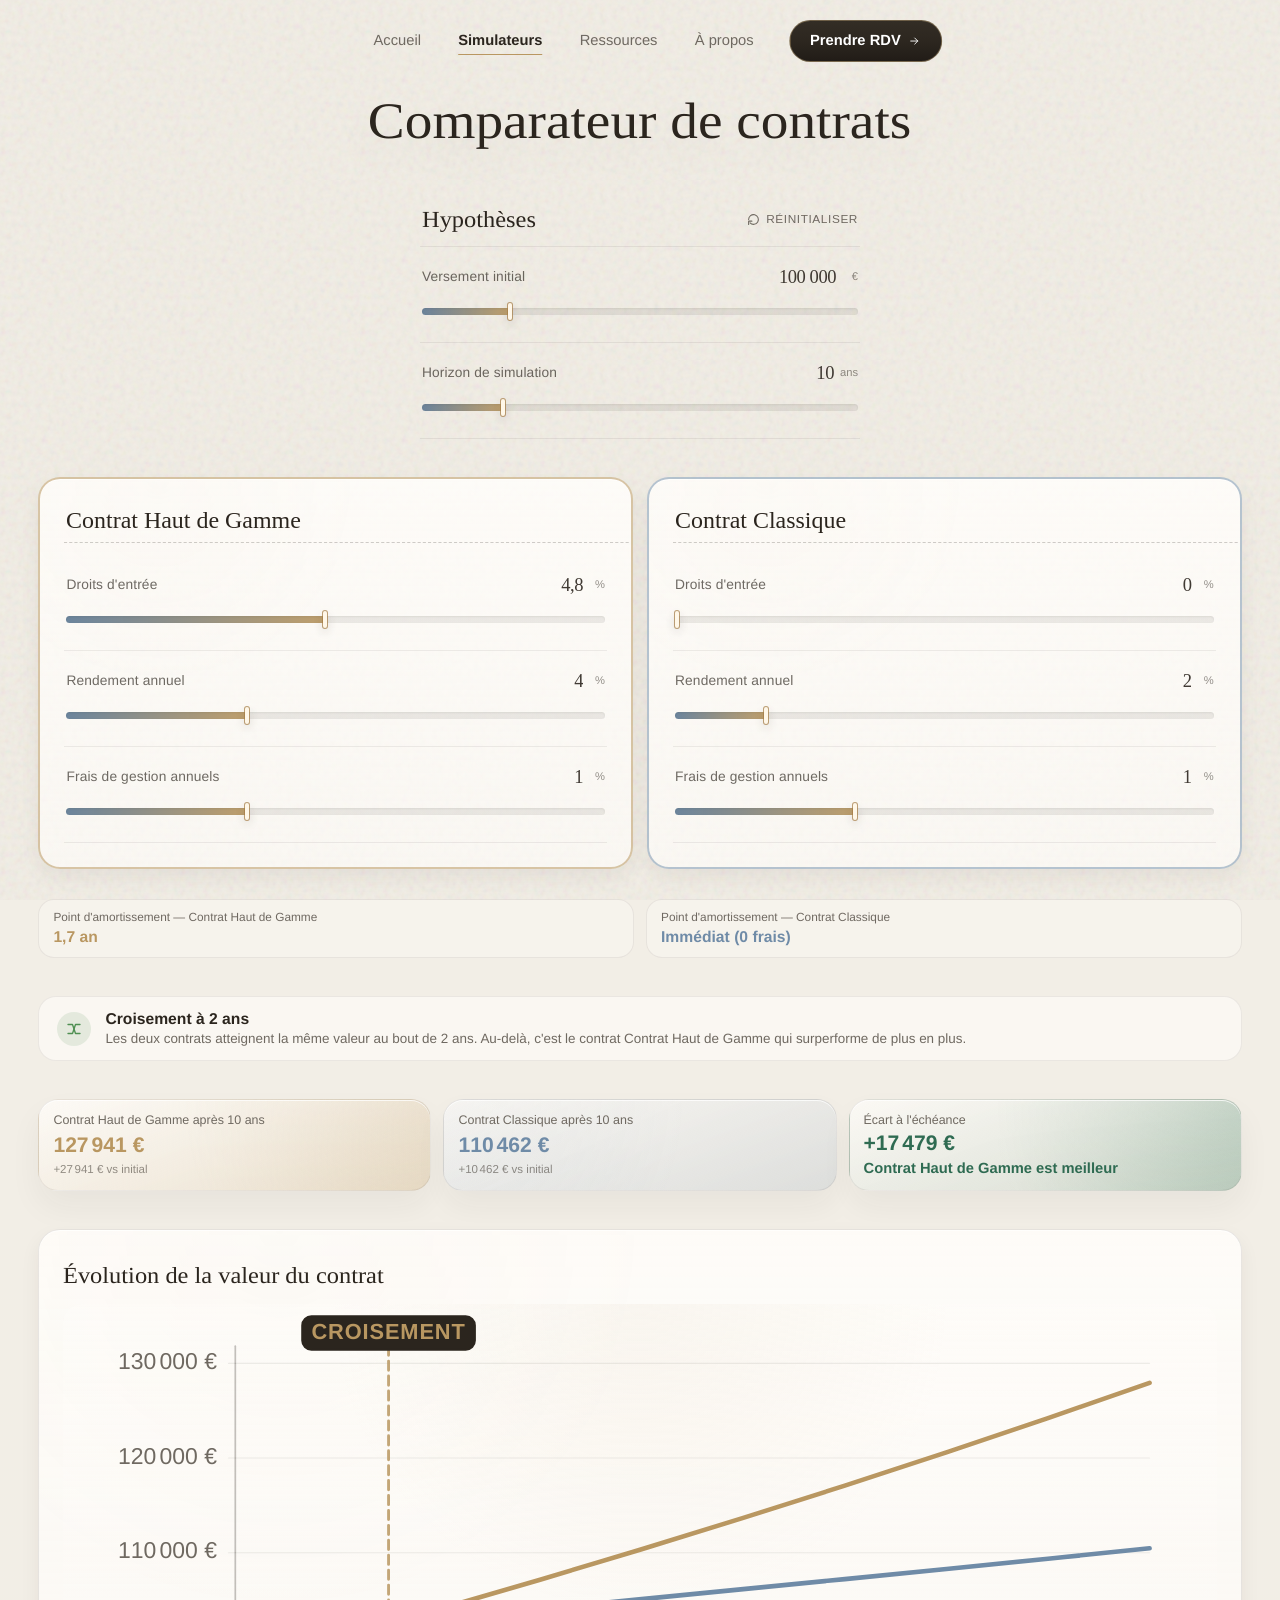
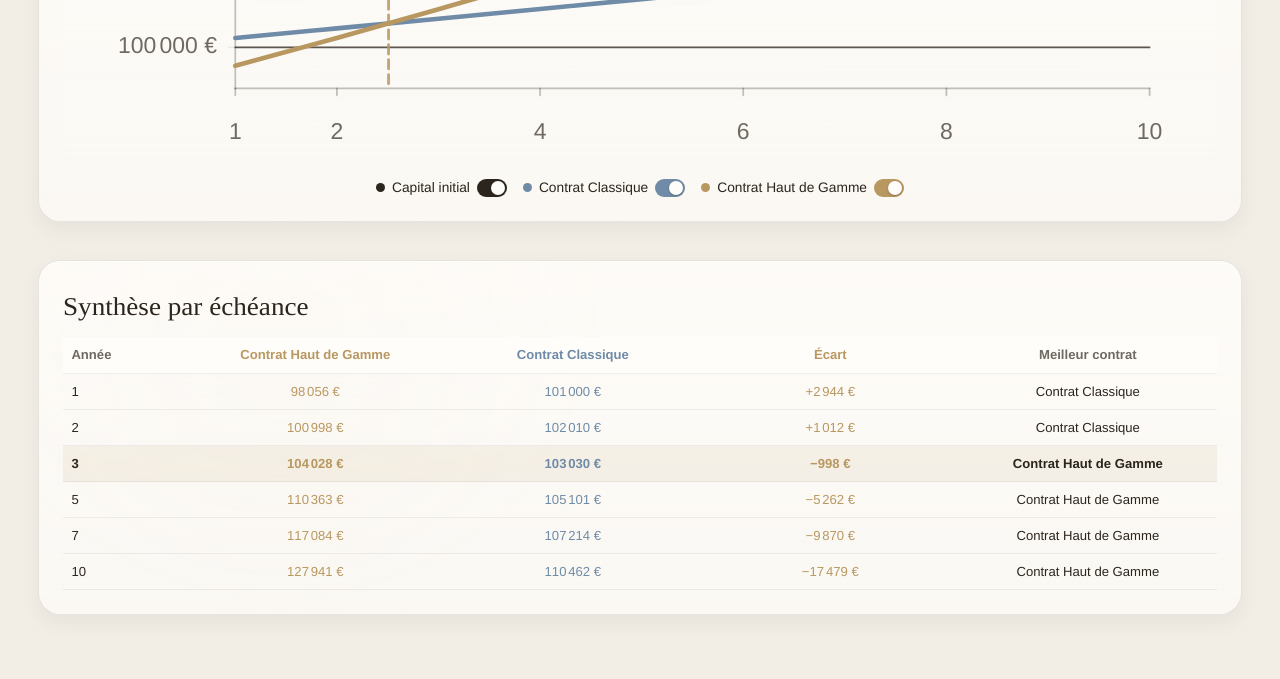
<file: simulateurs/comparateur-contrats.html>
<!doctype html>
<html lang="fr">
  <head>
    <meta charset="utf-8">
    <meta name="viewport" content="width=device-width, initial-scale=1">
    <title>Comparateur de contrats | Simulateur</title>
    <link rel="icon" href="../favicon.ico" sizes="any">
    <link rel="icon" href="../assets/favicon-96x96.png" type="image/png" sizes="96x96">
    <link rel="apple-touch-icon" href="../assets/apple-touch-icon.png">
    <link rel="stylesheet" href="../styles.css">
  </head>
  <body class="tool-body">
    <main class="tool-page" aria-labelledby="tool-page-title">
      <nav class="main-nav" aria-label="Navigation principale">
        <input type="checkbox" id="nav-toggle" class="nav-toggle-checkbox" aria-label="Menu de navigation">
        <label for="nav-toggle" class="main-nav-scrim" aria-hidden="true"></label>
        <div class="main-nav-panel">
          <a href="../index.html">Accueil</a>
          <a href="../simulateurs.html" aria-current="page">Simulateurs</a>
          <a href="../ressources.html">Ressources</a>
          <a href="../a-propos.html">À propos</a>
          <a class="nav-cta" href="../rdv.html">
            Prendre RDV
            <svg viewBox="0 0 24 24" aria-hidden="true">
              <path d="M5 12h14"></path>
              <path d="m13 6 6 6-6 6"></path>
            </svg>
          </a>
        </div>
        <label for="nav-toggle" class="nav-toggle" aria-hidden="true">
          <svg class="nav-toggle-icon" viewBox="0 0 24 24" aria-hidden="true">
            <path d="M4 7h16"></path>
            <path d="M4 12h16"></path>
            <path d="M4 17h16"></path>
          </svg>
        </label>
      </nav>
      <nav class="tool-nav" aria-label="Navigation du simulateur">
        <h1 id="tool-page-title">Comparateur de contrats</h1>
      </nav>

      <section class="tool-layout">
        <section class="tool-params-bar" aria-label="Hypothèses">
          <div class="tool-params-title">
            <h2><button type="button" id="zero-fields" class="tool-zero-fields" aria-label="Hypothèses — mettre le versement à zéro" title="Mettre le versement à zéro">Hypothèses</button></h2>
            <button type="button" id="reset-fields" class="tool-reset">
              <svg viewBox="0 0 24 24" aria-hidden="true"><path d="M3 12a9 9 0 1 1 2.64 6.36"></path><path d="M3 21v-6h6"></path></svg>
              Réinitialiser
            </button>
          </div>
          <div id="fields" class="comparateur-top-fields"></div>
        </section>

        <div class="contract-fields" id="contract-fields" aria-label="Hypothèses par contrat"></div>

        <div class="capital-shares" id="amortissement" aria-label="Point d'amortissement par contrat"></div>

        <div class="tool-summary" id="summary"></div>

        <div class="tool-chart-card" id="chart-panel">
          <div class="tool-card-title">
            <h2>Évolution de la valeur du contrat</h2>
          </div>
          <div class="line-chart" id="chart" aria-label="Graphique de comparaison des deux contrats"></div>
        </div>

        <div class="tool-table-card" id="table-panel">
          <div class="tool-card-title">
            <h2>Synthèse par échéance</h2>
          </div>
          <div class="tool-table-wrap">
            <table id="projection-table"></table>
          </div>
        </div>
      </section>
    </main>

    <script src="shared.js"></script>
    <script>
      // ---------------------------------------------------------------
      // Calcul — logique fournie et validée (cross-vérifiée par deux
      // méthodes indépendantes), reprise telle quelle.
      // ---------------------------------------------------------------

      // Nombre d'années nécessaires pour que la valeur du contrat rattrape
      // les droits d'entrée prélevés au départ.
      function pointAmortissement(capital, droitsEntreePct, rendementNetPct) {
        if (droitsEntreePct === 0) return 0;
        if (rendementNetPct <= 0) return null;
        return Math.log(capital / (capital * (1 - droitsEntreePct / 100))) / Math.log(1 + rendementNetPct / 100);
      }

      // Année (non entière) à laquelle les deux courbes de valeur se croisent.
      function anneeCroisement(investiA, investiB, netA, netB) {
        const a = 1 + netA / 100, b = 1 + netB / 100;
        if (a === b) return null;
        const diffLog = Math.log(b / a);
        return diffLog === 0 ? null : Math.log(investiA / investiB) / diffLog;
      }

      function comparerContrats({ capital, horizonAnnees, contratA, contratB }) {
        const netA = contratA.rendementPct - contratA.fraisGestionPct;
        const netB = contratB.rendementPct - contratB.fraisGestionPct;
        const investiA = capital * (1 - contratA.droitsEntreePct / 100);
        const investiB = capital * (1 - contratB.droitsEntreePct / 100);
        const amortissementA = pointAmortissement(capital, contratA.droitsEntreePct, netA);
        const amortissementB = pointAmortissement(capital, contratB.droitsEntreePct, netB);

        const serieAnnuelle = Array.from({ length: horizonAnnees + 1 }, (_, an) => ({
          annee: an,
          valeurA: investiA * Math.pow(1 + netA / 100, an),
          valeurB: investiB * Math.pow(1 + netB / 100, an),
          capitalInitial: capital,
        }));

        const xCroisement = anneeCroisement(investiA, investiB, netA, netB);
        const croisementValide = xCroisement !== null && xCroisement > 0 && xCroisement <= horizonAnnees;
        const croisementAnnee = croisementValide ? xCroisement : null;
        const croisementValeur = croisementValide ? investiA * Math.pow(1 + netA / 100, xCroisement) : null;

        const finalA = serieAnnuelle[horizonAnnees].valeurA;
        const finalB = serieAnnuelle[horizonAnnees].valeurB;

        const echeances = [1, 2, 3, 5, 7, 10, 12, 15, 20, 25, 30, 35, 40, 45, 50].filter((a) => a <= horizonAnnees);
        if (!echeances.includes(horizonAnnees)) echeances.push(horizonAnnees);
        const anneeCroisementArrondie = croisementValide ? Math.round(xCroisement) : null;
        if (anneeCroisementArrondie > 0 && !echeances.includes(anneeCroisementArrondie)) echeances.push(anneeCroisementArrondie);
        echeances.sort((a, b) => a - b);

        const tableau = echeances.map((an) => {
          const valeurA = investiA * Math.pow(1 + netA / 100, an);
          const valeurB = investiB * Math.pow(1 + netB / 100, an);
          const ecart = valeurB - valeurA;
          return {
            annee: an, valeurA, valeurB, ecart,
            // seuil "egalite" arbitraire (< 50€), pour l'affichage du tableau uniquement — pas une égalité mathématique stricte
            meilleur: Math.abs(ecart) < 50 ? "egalite" : ecart > 0 ? "B" : "A",
            estCroisement: anneeCroisementArrondie !== null && an === anneeCroisementArrondie,
            estDernier: an === horizonAnnees,
          };
        });

        return {
          netA, netB, investiA, investiB, amortissementA, amortissementB, croisementAnnee, croisementValeur,
          serieAnnuelle, finalA, finalB, gainA: finalA - capital, gainB: finalB - capital,
          ecartFinal: finalB - finalA, tableau,
        };
      }

      // ---------------------------------------------------------------
      // Données et hypothèses
      // ---------------------------------------------------------------

      const defaults = {
        capital: 100000,
        horizonAnnees: 10,
        contratA: { nom: "Contrat Haut de Gamme", droitsEntreePct: 4.8, rendementPct: 4, fraisGestionPct: 1 },
        contratB: { nom: "Contrat Classique", droitsEntreePct: 0, rendementPct: 2, fraisGestionPct: 1 }
      };

      const state = {
        values: structuredClone(defaults)
      };
      document.body.dataset.mode = "comparateur";

      const topLevelFieldDefinitions = [
        { key: "capital", label: "Versement initial", min: 1000, max: 500000, step: 1000, suffix: "€" },
        { key: "horizonAnnees", label: "Horizon de simulation", min: 1, max: 50, step: 1, suffix: "ans" }
      ];

      // Communs aux deux contrats — appliqués deux fois (A et B) sur leurs
      // propres valeurs, cf. renderContractCard.
      const contractFieldDefinitions = [
        { key: "droitsEntreePct", label: "Droits d'entrée", min: 0, max: 10, step: 0.1, suffix: "%" },
        { key: "rendementPct", label: "Rendement annuel", min: 0, max: 12, step: 0.1, suffix: "%" },
        { key: "fraisGestionPct", label: "Frais de gestion annuels", min: 0, max: 3, step: 0.05, suffix: "%" }
      ];

      // ---------------------------------------------------------------
      // Rendu des champs
      // ---------------------------------------------------------------

      let outputsRenderFrame = 0;
      function scheduleRenderOutputs() {
        if (outputsRenderFrame) return;
        outputsRenderFrame = requestAnimationFrame(() => {
          outputsRenderFrame = 0;
          renderOutputs();
        });
      }

      // Uniquement pour les libellés non visibles (aria-label) : jamais
      // "contrat A"/"contrat B" à l'écran (cf. renderContractCard).
      const CONTRACT_ROLE_LABEL = { A: "haut de gamme", B: "classique" };

      // Une carte contrat : nom éditable (l'utilisateur peut y saisir le nom
      // réel du contrat de son client) + les 3 curseurs partagés (via
      // renderNumberField). Le point d'amortissement vit dans sa propre
      // case, cf. renderAmortissement — pas dans cette carte-ci. Appelée
      // une fois par contrat pour ne pas dupliquer ce balisage.
      function renderContractCard(letter, contratValues) {
        const card = document.createElement("div");
        card.className = `tool-result-card contract-card contract-card-${letter.toLowerCase()}`;

        const nameInput = document.createElement("input");
        nameInput.type = "text";
        nameInput.className = "contract-name-input";
        nameInput.value = contratValues.nom;
        nameInput.setAttribute("aria-label", `Nom du contrat ${CONTRACT_ROLE_LABEL[letter]}`);
        nameInput.addEventListener("input", () => {
          contratValues.nom = nameInput.value;
          scheduleRenderOutputs();
        });
        card.append(nameInput);

        const fieldsWrap = document.createElement("div");
        fieldsWrap.className = "tool-fields";
        const fieldRefreshers = [];
        contractFieldDefinitions.forEach((field) => {
          fieldsWrap.append(renderNumberField(field, contratValues, fieldRefreshers, {
            onValueChange: () => scheduleRenderOutputs(),
            onCommit: () => renderOutputs()
          }));
        });
        card.append(fieldsWrap);

        return card;
      }

      function renderFields() {
        const fields = document.querySelector("#fields");
        const fieldRefreshers = [];
        fields.innerHTML = "";

        topLevelFieldDefinitions.forEach((field) => {
          fields.append(renderNumberField(field, state.values, fieldRefreshers, {
            onValueChange: () => scheduleRenderOutputs(),
            onCommit: () => renderOutputs()
          }));
        });

        const contractFields = document.querySelector("#contract-fields");
        contractFields.innerHTML = "";
        contractFields.append(renderContractCard("A", state.values.contratA));
        contractFields.append(renderContractCard("B", state.values.contratB));
      }

      // ---------------------------------------------------------------
      // Rendu des résultats
      // ---------------------------------------------------------------

      const ICON_CROSSING = '<svg viewBox="0 0 24 24" aria-hidden="true"><path d="M4 6h6l4 12h6"></path><path d="M4 18h6l4-12h6"></path></svg>';

      function formatAmortissement(value) {
        if (value === null) return "Non récupérable";
        if (value === 0) return "Immédiat (0 frais)";
        return `${formatPercent(value)} ${value >= 2 ? "ans" : "an"}`;
      }

      function formatEcart(value) {
        const signe = value > 0 ? "+" : value < 0 ? "−" : "";
        return `${signe}${formatMoney(Math.abs(value))}`;
      }

      // Point d'amortissement : sa propre case dédiée, distincte de la
      // carte contrat (curseurs) — cf. #amortissement dans le HTML.
      function renderAmortissement(resultat) {
        const el = document.querySelector("#amortissement");
        const { contratA, contratB } = state.values;
        el.innerHTML = `
          <span class="capital-metric-interest">
            <small>Point d'amortissement — ${contratA.nom}</small>
            <strong>${formatAmortissement(resultat.amortissementA)}</strong>
          </span>
          <span class="capital-metric-invested">
            <small>Point d'amortissement — ${contratB.nom}</small>
            <strong>${formatAmortissement(resultat.amortissementB)}</strong>
          </span>
        `;
      }

      function renderSummary(resultat) {
        const summary = document.querySelector("#summary");
        const { contratA, contratB, horizonAnnees } = state.values;

        const gagnant = resultat.ecartFinal > 0 ? contratB.nom : resultat.ecartFinal < 0 ? contratA.nom : null;

        // Arrondi à l'inférieur pour l'affichage (ex. 10,1 ans → "10 ans") :
        // une décimale ici a l'air d'une fausse précision, sans intérêt pour
        // le conseiller. Le repère du graphique, lui, reste positionné à la
        // valeur exacte (cf. renderChartComparaison).
        const croisementAnneeAffichee = resultat.croisementAnnee !== null ? Math.floor(resultat.croisementAnnee) : null;
        const croisementBanner = resultat.croisementAnnee !== null ? `
          <div class="tool-status-banner is-ok" role="status">
            <span class="tool-status-icon" aria-hidden="true">${ICON_CROSSING}</span>
            <div class="tool-status-copy">
              <strong>Croisement à ${formatNumber(croisementAnneeAffichee)} ans</strong>
              <span>Les deux contrats atteignent la même valeur au bout de ${formatNumber(croisementAnneeAffichee)} ans. Au-delà, c'est le contrat ${gagnant} qui surperforme de plus en plus.</span>
            </div>
          </div>
        ` : "";

        summary.innerHTML = `
          ${croisementBanner}
          <div class="comparateur-results">
            <span class="capital-metric-interest">
              <small>${contratA.nom} après ${horizonAnnees} ans</small>
              <strong>${formatMoney(resultat.finalA)}</strong>
              <small class="comparateur-result-sub">${formatEcart(resultat.gainA)} vs initial</small>
            </span>
            <span class="capital-metric-invested">
              <small>${contratB.nom} après ${horizonAnnees} ans</small>
              <strong>${formatMoney(resultat.finalB)}</strong>
              <small class="comparateur-result-sub">${formatEcart(resultat.gainB)} vs initial</small>
            </span>
            <span class="capital-metric-ecart">
              <small>Écart à l'échéance</small>
              <strong>+${formatMoney(Math.abs(resultat.ecartFinal))}</strong>
              <small class="comparateur-result-verdict">${gagnant ? `${gagnant} est meilleur` : "Égalité"}</small>
            </span>
          </div>
        `;
      }

      function renderChartComparaison(resultat) {
        // serieAnnuelle démarre à l'année 0 (capital initial avant tout
        // effet rendement) ; le graphique générique suppose une série
        // 1-indexée (rows[i] = année i+1, comme les autres simulateurs) —
        // on retire donc l'année 0, déjà représentée par la ligne de
        // référence "capital initial".
        const rows = resultat.serieAnnuelle.slice(1);
        const capitalInitial = state.values.capital;
        const { contratA, contratB } = state.values;

        // Code couleur respecté partout sur la page : doré = contrat haut de
        // gamme (role "gains"), bleu = contrat classique (role "invested"),
        // noir = capital initial (role "capital", cf. surcharges CSS
        // comparateur qui échangent aussi les épaisseurs de trait).
        // Index non arrondi : le repère doit tomber exactement là où les
        // courbes se croisent visuellement (ex. 2,5 ans → à mi-chemin entre
        // les graduations "2" et "3"), pas sur l'année la plus proche —
        // sans quoi il semble décalé par rapport au croisement réel.
        const marker = resultat.croisementAnnee !== null && resultat.ecartFinal < 0 ? {
          index: Math.max(0, Math.min(rows.length - 1, resultat.croisementAnnee - 1)),
          label: "Croisement"
        } : null;

        renderLineChart(rows, {
          series: [
            { role: "capital", label: "Capital initial", values: rows.map(() => capitalInitial) },
            { role: "invested", label: contratB.nom, values: rows.map((r) => r.valeurB) },
            { role: "gains", label: contratA.nom, values: rows.map((r) => r.valeurA) }
          ],
          zeroBaseline: false,
          marker,
          ariaLabel: "Évolution de la valeur des deux contrats dans le temps"
        });
      }

      function renderTableSynthese(resultat) {
        const { contratA, contratB } = state.values;
        const headers = ["Année", contratA.nom, contratB.nom, "Écart", "Meilleur contrat"];
        const mapper = (row) => [
          row.annee,
          formatMoney(row.valeurA),
          formatMoney(row.valeurB),
          formatEcart(row.ecart),
          row.meilleur === "egalite" ? "Égalité" : row.meilleur === "A" ? contratA.nom : contratB.nom
        ];

        renderTable(headers, mapper, resultat.tableau, {
          rowClassName: (row) => row.estCroisement ? "table-row-highlight" : ""
        });
      }

      function renderOutputs() {
        const resultat = comparerContrats(state.values);
        renderAmortissement(resultat);
        renderSummary(resultat);
        renderChartComparaison(resultat);
        renderTableSynthese(resultat);
      }

      function render() {
        renderFields();
        renderOutputs();
      }

      // ---------------------------------------------------------------
      // Actions et navigation
      // ---------------------------------------------------------------

      document.querySelector("#zero-fields").addEventListener("click", () => {
        state.values.capital = 0;
        withHeightTransition(document.querySelector(".tool-layout"), render);
      });

      document.querySelector("#reset-fields").addEventListener("click", () => {
        state.values = structuredClone(defaults);
        withHeightTransition(document.querySelector(".tool-layout"), render);
      });

      render();
    </script>
  </body>
</html>
</file>
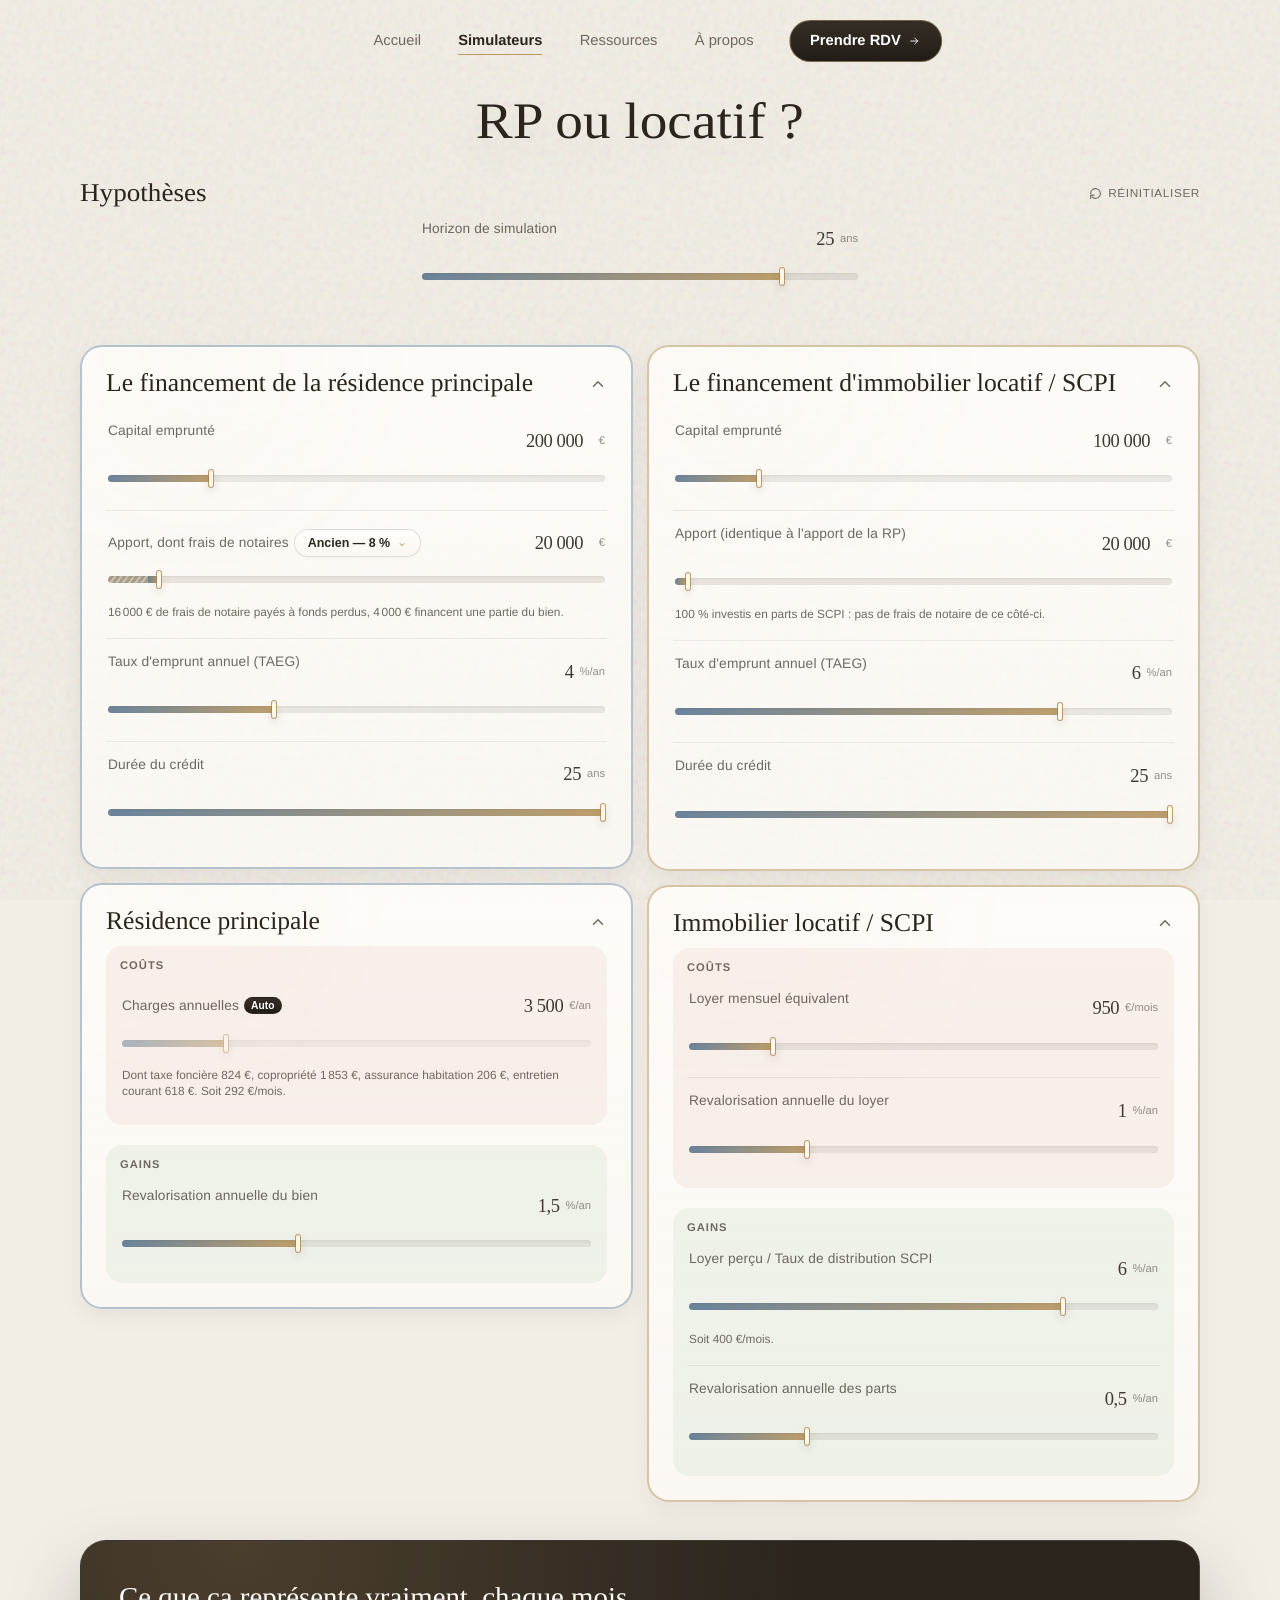
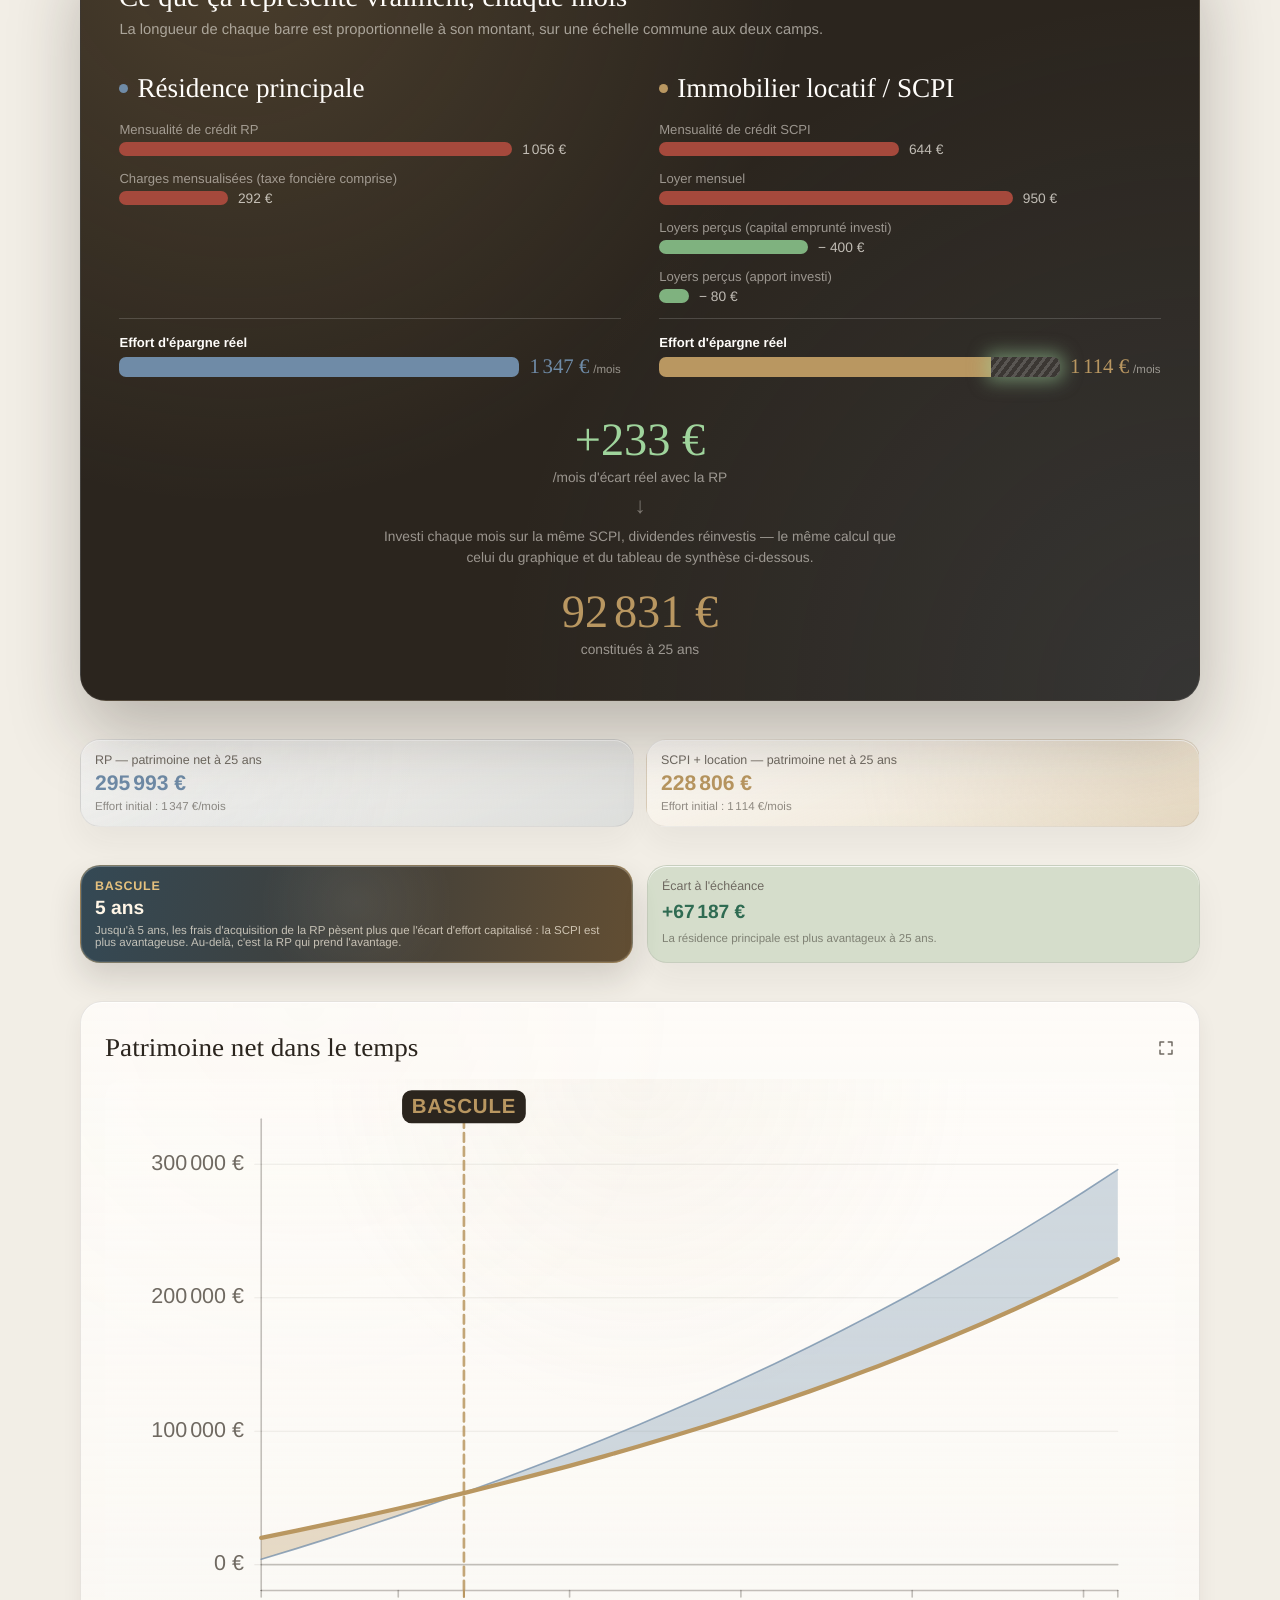
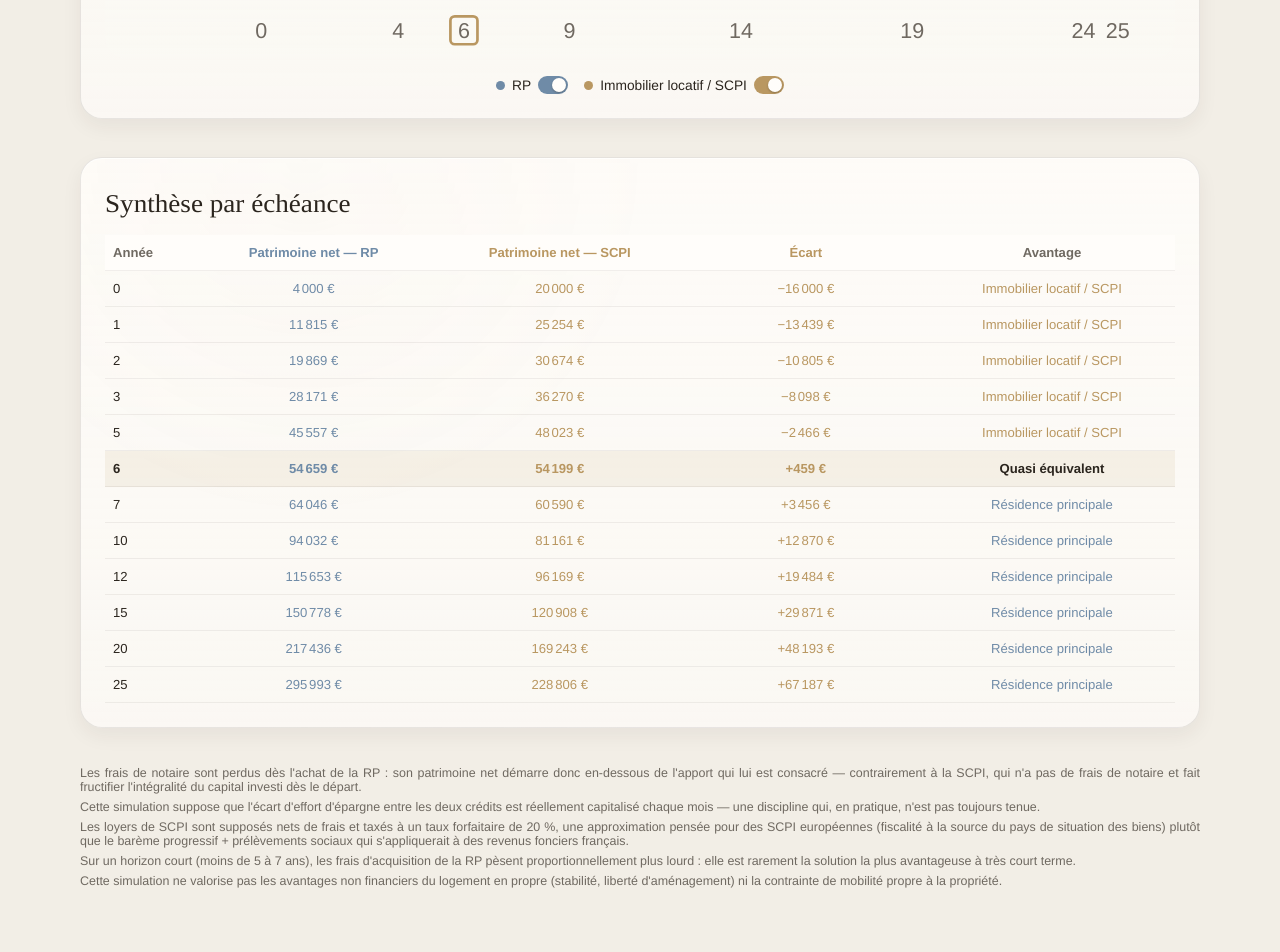
<file: simulateurs/financer-rp-ou-locatif.html>
<!doctype html>
<html lang="fr">
  <head>
    <meta charset="utf-8">
    <meta name="viewport" content="width=device-width, initial-scale=1">
    <title>RP ou locatif ? | Simulateur</title>
    <link rel="icon" href="../favicon.ico" sizes="any">
    <link rel="icon" href="../assets/favicon-96x96.png" type="image/png" sizes="96x96">
    <link rel="apple-touch-icon" href="../assets/apple-touch-icon.png">
    <link rel="stylesheet" href="../styles.css?v=66">
  </head>
  <body class="tool-body">
    <main class="tool-page" aria-labelledby="tool-page-title">
      <nav class="main-nav" aria-label="Navigation principale">
        <input type="checkbox" id="nav-toggle" class="nav-toggle-checkbox" aria-label="Menu de navigation">
        <label for="nav-toggle" class="main-nav-scrim" aria-hidden="true"></label>
        <div class="main-nav-panel">
          <a href="../index.html">Accueil</a>
          <a href="../simulateurs.html" aria-current="page">Simulateurs</a>
          <a href="../ressources.html">Ressources</a>
          <a href="../a-propos.html">À propos</a>
          <a class="nav-cta" href="../rdv.html">
            Prendre RDV
            <svg viewBox="0 0 24 24" aria-hidden="true">
              <path d="M5 12h14"></path>
              <path d="m13 6 6 6-6 6"></path>
            </svg>
          </a>
        </div>
        <label for="nav-toggle" class="nav-toggle" aria-hidden="true">
          <svg class="nav-toggle-icon" viewBox="0 0 24 24" aria-hidden="true">
            <path d="M4 7h16"></path>
            <path d="M4 12h16"></path>
            <path d="M4 17h16"></path>
          </svg>
        </label>
      </nav>
      <nav class="tool-nav" aria-label="Navigation du simulateur">
        <h1 id="tool-page-title">RP ou locatif ?</h1>
      </nav>

      <section class="tool-layout">
        <section class="tool-params-bar" aria-label="Hypothèses">
          <div class="tool-params-title">
            <h2>Hypothèses</h2>
            <button type="button" id="reset-fields" class="tool-reset">
              <svg viewBox="0 0 24 24" aria-hidden="true"><path d="M3 12a9 9 0 1 1 2.64 6.36"></path><path d="M3 21v-6h6"></path></svg>
              Réinitialiser
            </button>
          </div>
          <div id="fields" class="comparateur-top-fields"></div>
        </section>

        <div class="contract-fields" id="contract-fields" aria-label="Hypothèses RP et SCPI"></div>

        <div class="tool-effort-story" id="effort-story" aria-label="Décomposition de l'effort d'épargne"></div>

        <div class="tool-summary" id="summary"></div>

        <div id="stat-split-row"></div>

        <div class="tool-chart-card" id="chart-panel">
          <div class="tool-card-title">
            <h2>Patrimoine net dans le temps</h2>
            <button type="button" class="tool-chart-expand-btn" aria-label="Agrandir le graphique">
              <svg viewBox="0 0 24 24" aria-hidden="true"><path d="M9 4H4v5M15 4h5v5M9 20H4v-5M15 20h5v-5"></path></svg>
            </button>
          </div>
          <div class="line-chart" id="chart" aria-label="Graphique comparant le patrimoine net de la résidence principale et de la SCPI"></div>
        </div>

        <div class="tool-table-card" id="table-panel">
          <div class="tool-card-title">
            <h2>Synthèse par échéance</h2>
          </div>
          <div class="tool-table-wrap">
            <table id="projection-table"></table>
          </div>
        </div>

        <div class="tool-page-notes">
          <p class="tool-page-note">Les frais de notaire sont perdus dès l'achat de la RP : son patrimoine net démarre donc en-dessous de l'apport qui lui est consacré — contrairement à la SCPI, qui n'a pas de frais de notaire et fait fructifier l'intégralité du capital investi dès le départ.</p>
          <p class="tool-page-note">Cette simulation suppose que l'écart d'effort d'épargne entre les deux crédits est réellement capitalisé chaque mois — une discipline qui, en pratique, n'est pas toujours tenue.</p>
          <p class="tool-page-note">Les loyers de SCPI sont supposés nets de frais et taxés à un taux forfaitaire de 20 %, une approximation pensée pour des SCPI européennes (fiscalité à la source du pays de situation des biens) plutôt que le barème progressif + prélèvements sociaux qui s'appliquerait à des revenus fonciers français.</p>
          <p class="tool-page-note">Sur un horizon court (moins de 5 à 7 ans), les frais d'acquisition de la RP pèsent proportionnellement plus lourd : elle est rarement la solution la plus avantageuse à très court terme.</p>
          <p class="tool-page-note">Cette simulation ne valorise pas les avantages non financiers du logement en propre (stabilité, liberté d'aménagement) ni la contrainte de mobilité propre à la propriété.</p>
        </div>
      </section>
    </main>

    <script src="shared.js?v=29"></script>
    <script>
      // ---------------------------------------------------------------
      // Calcul — financement de la résidence principale (RP) à crédit,
      // comparé au financement de parts de SCPI à crédit (en parallèle de
      // la location du logement occupé). Les deux "camps" sont chacun un
      // vrai crédit amortissable ; ce qui les distingue, c'est l'écart
      // mensuel d'effort d'épargne entre les deux, réinvesti côté le moins
      // cher.
      // ---------------------------------------------------------------

      // Mensualité d'un prêt amortissable classique (capital + intérêts constants).
      function calculerMensualiteCreditMois(capitalEmprunte, tauxInteretAnnuelPct, nombreMensualites) {
        if (nombreMensualites <= 0) return 0;
        const tauxMensuel = tauxInteretAnnuelPct / 100 / 12;
        if (tauxMensuel === 0) return capitalEmprunte / nombreMensualites;
        const facteur = Math.pow(1 + tauxMensuel, nombreMensualites);
        return capitalEmprunte * tauxMensuel * facteur / (facteur - 1);
      }

      // Boucle mensuelle (précision de l'amortissement et du point de
      // bascule), avec un instantané conservé en fin de chaque année civile
      // simulée pour l'affichage (graphique/tableau) — même logique que
      // "Une pierre deux coups".
      //
      // Patrimoine net RP = valeur du bien revalorisée, moins le capital
      // restant dû du crédit RP (pas de frais d'agence à la revente : non
      // retenus, pas de quoi trancher d'une hypothèse de revente qui n'a
      // pas lieu d'être dans cette simulation). Dès le premier mois, ce
      // patrimoine démarre sous l'apport investi côté RP : c'est la perte
      // immédiate des frais de notaire — piège classique volontairement
      // visible plutôt que masqué.
      //
      // Patrimoine net SCPI = capital SCPI (parts à crédit) revalorisé ET
      // capitalisé des dividendes nets (toujours réinvestis en parts,
      // jamais perçus en cash), moins le capital restant dû du crédit SCPI.
      //
      // Les deux crédits ont chacun leur propre effort mensuel (mensualité
      // + coûts récurrents propres à chaque camp — taxe foncière côté RP,
      // loyer du logement occupé côté SCPI). L'écart entre ces deux efforts
      // est capitalisé au taux de distribution SCPI et ajouté au patrimoine
      // du camp le moins cher, pour comparer les deux à effort réel égal.
      function simulerFinancementRPvsSCPI(p) {
        // --- Crédit RP ---
        // Capital emprunté et apport sont deux curseurs indépendants (plus
        // de "prix du bien" explicite : il est de fait couvert par leur
        // somme). Les frais de notaire sont calculés sur le capital
        // emprunté — une approximation qui évite une dépendance circulaire
        // avec l'apport (dont le plancher est justement ces frais).
        const fraisNotaire = p.capitalEmprunteRP * (p.fraisNotairePct / 100);
        const montantEmprunteRP = p.capitalEmprunteRP;
        const dureeMoisRP = p.dureeCredit * 12;
        const mensualiteCreditRP = calculerMensualiteCreditMois(montantEmprunteRP, p.tauxInteretPct, dureeMoisRP);
        const chargesMensuelles = p.chargesAnnuelles / 12;
        const tauxMensuelRP = p.tauxInteretPct / 100 / 12;

        // --- Crédit SCPI ---
        const capitalScpiInitial = p.capitalEmprunteScpi;
        const dureeMoisScpi = p.dureeCreditScpi * 12;
        const mensualiteCreditScpi = calculerMensualiteCreditMois(p.capitalEmprunteScpi, p.tauxInteretScpiPct, dureeMoisScpi);
        const tauxMensuelScpi = p.tauxInteretScpiPct / 100 / 12;
        // Fiscalité forfaitaire sur les loyers de SCPI européennes (20 %,
        // avant tout réinvestissement) : une approximation volontairement
        // simple plutôt que le barème progressif + prélèvements sociaux
        // français, qui ne s'applique pas aux revenus de source étrangère de
        // la même façon. S'applique à chaque euro de loyer perçu — qu'il
        // réduise l'effort d'épargne ou qu'il soit réinvesti dans le pot
        // d'écart — jamais à l'appréciation du prix des parts, qui n'est pas
        // un revenu.
        const FISCALITE_LOYERS_SCPI_PCT = 20;
        const tauxDistributionMensuel = p.tauxDistributionScpiPct / 100 / 12;
        const tauxDistributionNetMensuel = tauxDistributionMensuel * (1 - FISCALITE_LOYERS_SCPI_PCT / 100);
        const tauxRevalorisationScpiMensuel = p.revalorisationScpiPct / 100 / 12;

        let capitalRestantRP = montantEmprunteRP;
        let capitalRestantScpi = p.capitalEmprunteScpi;
        // Deux poches SCPI distinctes qui s'apprécient toutes les deux au fil
        // du temps, mais ne se réinvestissent plus de leurs propres loyers
        // (perçus en cash désormais, cf. ci-dessous) :
        // - le capital emprunté à crédit ;
        // - l'apport RP non consommé côté SCPI, placé sur la même SCPI.
        let capitalScpiCourant = capitalScpiInitial;
        let capitalApportCourant = p.apport;
        let capitalEcart = 0;
        let moisBascule = null;
        let signeInitial = null;

        // Point de départ réel (à l'instant de la signature, avant le
        // premier mois de remboursement) : pas 0 € des deux côtés. Côté RP,
        // les frais de notaire sont déjà perdus — le patrimoine démarre sous
        // l'apport investi (exactement l'apport moins les frais de
        // notaire). Côté SCPI, sans frais d'acquisition, il démarre
        // exactement à l'apport investi.
        const valeurBienRPInitiale = p.capitalEmprunteRP + (p.apport - fraisNotaire);
        const patrimoineNetRPInitial = valeurBienRPInitiale - montantEmprunteRP;
        const patrimoineNetScpiInitial = p.apport;

        const totalMois = p.horizonAnnees * 12;
        const annees = [];

        for (let mois = 1; mois <= totalMois; mois++) {
          const anneeCourante = Math.ceil(mois / 12);
          const creditRPEnCours = mois <= dureeMoisRP;
          const creditScpiEnCours = mois <= dureeMoisScpi;

          const loyerMensuelCourant = p.loyerMensuel * Math.pow(1 + p.revalorisationLoyerPct / 100, anneeCourante - 1);
          const effortRP = (creditRPEnCours ? mensualiteCreditRP : 0) + chargesMensuelles;

          // Loyers nets (de frais ET de la fiscalité forfaitaire ci-dessus)
          // SCPI perçus ce mois-ci (capital emprunté + apport placé) :
          // réellement encaissés désormais, ils réduisent l'effort d'épargne
          // du mois au lieu de se réinvestir en parts supplémentaires — et
          // creusent d'autant l'écart avec la RP.
          const loyersNetsMensuels = capitalScpiCourant * tauxDistributionNetMensuel;
          const loyersApportMensuels = capitalApportCourant * tauxDistributionNetMensuel;
          const effortScpi = loyerMensuelCourant + (creditScpiEnCours ? mensualiteCreditScpi : 0) - loyersNetsMensuels - loyersApportMensuels;
          const ecartMensuel = effortRP - effortScpi;

          if (creditRPEnCours) {
            const interetMoisRP = capitalRestantRP * tauxMensuelRP;
            capitalRestantRP = Math.max(0, capitalRestantRP - (mensualiteCreditRP - interetMoisRP));
          }
          if (creditScpiEnCours) {
            const interetMoisScpi = capitalRestantScpi * tauxMensuelScpi;
            capitalRestantScpi = Math.max(0, capitalRestantScpi - (mensualiteCreditScpi - interetMoisScpi));
          }
          // Les parts ne se revalorisent plus que par leur propre
          // appréciation (les loyers ne sont plus réinvestis, cf. plus haut).
          capitalScpiCourant = capitalScpiCourant * (1 + tauxRevalorisationScpiMensuel);
          capitalApportCourant = capitalApportCourant * (1 + tauxRevalorisationScpiMensuel);
          // Le pot d'écart (versement programmé implicite de la différence
          // d'effort) continue, lui, à se capitaliser au taux de
          // distribution net de fiscalité : c'est de l'épargne activement
          // réinvestie chaque mois, pas un capital de départ laissé sur
          // place — mais le fisc prélève sa part avant que ça ne reparte en
          // parts, comme pour les loyers encaissés ci-dessus.
          capitalEcart = capitalEcart * (1 + tauxDistributionNetMensuel) + ecartMensuel;

          // Revalorisations composées en continu (exposant mois/12) : une
          // courbe lisse plutôt qu'un palier une fois par an. Valeur
          // initiale du bien = capital emprunté + la part de l'apport qui
          // sert réellement à acheter le bien (apport moins les frais de
          // notaire, qui eux sont perdus et ne deviennent jamais de la
          // valeur immobilière) — puisqu'il n'y a plus de "prix du bien"
          // explicite.
          const valeurBienRP = (p.capitalEmprunteRP + (p.apport - fraisNotaire)) * Math.pow(1 + p.revalorisationBienPct / 100, mois / 12);
          const patrimoineNetRP = valeurBienRP - capitalRestantRP + Math.max(0, -capitalEcart);
          const patrimoineNetScpi = capitalScpiCourant + capitalApportCourant - capitalRestantScpi + Math.max(0, capitalEcart);

          const ecartPatrimoine = patrimoineNetRP - patrimoineNetScpi;
          const signe = ecartPatrimoine >= 0 ? 1 : -1;
          if (signeInitial === null) signeInitial = signe;
          if (moisBascule === null && signe !== signeInitial) moisBascule = mois;

          if (mois % 12 === 0) {
            annees.push({
              annee: mois / 12,
              effortRP,
              effortScpi,
              loyerMensuel: loyerMensuelCourant,
              loyersNetsMensuels,
              loyersApportMensuels,
              capitalRestantRP,
              capitalRestantScpi,
              valeurBienRP,
              patrimoineNetRP,
              capitalScpiCourant,
              capitalApportCourant,
              capitalEcart,
              patrimoineNetScpi
            });
          }
        }

        const loyersNetsMensuelsInitial = capitalScpiInitial * tauxDistributionNetMensuel;
        const loyersApportMensuelsInitial = p.apport * tauxDistributionNetMensuel;

        return {
          fraisNotaire,
          montantEmprunteRP,
          mensualiteCreditRP,
          chargesMensuelles,
          effortRPInitial: mensualiteCreditRP + chargesMensuelles,
          capitalScpiInitial,
          mensualiteCreditScpi,
          loyerMensuelInitial: p.loyerMensuel,
          loyersNetsMensuelsInitial,
          loyersApportMensuelsInitial,
          effortScpiInitial: p.loyerMensuel + (dureeMoisScpi > 0 ? mensualiteCreditScpi : 0) - loyersNetsMensuelsInitial - loyersApportMensuelsInitial,
          capitalEcartFinal: Math.max(0, capitalEcart),
          anneeBascule: moisBascule !== null ? moisBascule / 12 : null,
          rpAvantageuxDepart: signeInitial > 0,
          patrimoineNetRPInitial,
          patrimoineNetScpiInitial,
          annees
        };
      }

      // ---------------------------------------------------------------
      // Données et hypothèses
      // ---------------------------------------------------------------

      const defaults = {
        capitalEmprunteRP: 200000,
        apport: 20000,
        fraisNotairePct: 8,
        tauxInteretPct: 4,
        dureeCredit: 25,
        // 3 500 = 1,7 % du prix du bien implicite par défaut (200 000 +
        // 20 000 d'apport − 16 000 de frais de notaire = 204 000), même ratio
        // et même mode de calcul que "Acheter ou louer ?" (cf.
        // recomputeCharges plus bas) — pour que la valeur au chargement
        // corresponde déjà à ce que l'Auto recalculerait.
        chargesAnnuelles: 3500,
        revalorisationBienPct: 1.5,
        loyerMensuel: 950,
        revalorisationLoyerPct: 1,
        tauxDistributionScpiPct: 6,
        revalorisationScpiPct: 0.5,
        capitalEmprunteScpi: 100000,
        tauxInteretScpiPct: 6,
        dureeCreditScpi: 25,
        horizonAnnees: 25
      };

      const state = {
        values: structuredClone(defaults)
      };
      document.body.dataset.mode = "financer-rp-locatif";

      // Taxe foncière + copropriété + assurance habitation + entretien
      // courant réunis dans un seul champ "Charges annuelles" (plus de champ
      // "Taxe foncière" séparé), au même taux total (1,7 %) et selon la même
      // répartition que "Acheter ou louer ?" (cf. acheter-louer.html) —
      // demandé par Victor pour que les deux simulateurs calculent les
      // charges de la même façon. Comme ce simulateur n'a pas de "prix du
      // bien" explicite (remplacé par capital emprunté + apport, cf.
      // simulerFinancementRPvsSCPI), le taux s'applique au prix du bien
      // IMPLICITE (capital emprunté + la part de l'apport qui finance
      // réellement le bien, frais de notaire exclus) plutôt qu'au capital
      // emprunté seul.
      const CHARGES_BREAKDOWN_RATIOS = {
        "taxe foncière": 0.4 / 1.7,
        "copropriété": 0.9 / 1.7,
        "assurance habitation": 0.1 / 1.7,
        "entretien courant": 0.3 / 1.7
      };

      function prixBienImplicite(values) {
        const fraisNotaire = values.capitalEmprunteRP * values.fraisNotairePct / 100;
        return values.capitalEmprunteRP + (values.apport - fraisNotaire);
      }

      let chargesAuto = true;
      let apportTouched = false;
      const recomputeCharges = () => {
        state.values.chargesAnnuelles = Math.round((prixBienImplicite(state.values) * 0.017) / 100) * 100;
      };

      // Apport = 10 % du capital emprunté (exigence bancaire courante) tant
      // que l'utilisateur ne l'a pas réglé lui-même — indépendant du taux de
      // frais de notaire, qui ne fixe lui que le plancher (zone grisée
      // infranchissable, cf. field.zeroBased) : à 8 % dans l'ancien, l'apport
      // par défaut (10 %) couvre donc toujours les frais de notaire plus un
      // peu plus.
      function handleCrossFieldDefaults(key) {
        if (key === "apport") {
          apportTouched = true;
          if (chargesAuto) recomputeCharges();
          return;
        }
        if (key === "capitalEmprunteRP") {
          if (!apportTouched) {
            state.values.apport = state.values.capitalEmprunteRP * 0.1;
          }
          if (chargesAuto) recomputeCharges();
          return;
        }
        if (key === "fraisNotairePct") {
          if (chargesAuto) recomputeCharges();
        }
      }

      const topLevelFieldDefinitions = [
        { key: "horizonAnnees", label: "Horizon de simulation", min: 1, max: 30, step: 1, suffix: "ans" }
      ];

      const fieldDefinitionsBien = [
        {
          key: "chargesAnnuelles",
          label: "Charges annuelles",
          min: 0,
          max: 16000,
          step: 100,
          suffix: "€/an",
          group: "couts",
          autoToggle: {
            get: () => chargesAuto,
            set: (checked) => {
              chargesAuto = checked;
              if (checked) recomputeCharges();
            }
          },
          note: (values) => {
            const detail = Object.entries(CHARGES_BREAKDOWN_RATIOS)
              .map(([poste, ratio]) => `${poste} ${formatMoney(values.chargesAnnuelles * ratio)}`)
              .join(", ");
            return `Dont ${detail}. Soit ${formatMoney(values.chargesAnnuelles / 12)}/mois.`;
          }
        },
        { key: "revalorisationBienPct", label: "Revalorisation annuelle du bien", min: 0, max: 4, step: 0.1, suffix: "%/an", group: "gains" }
      ];

      const fieldDefinitionsFinancement = [
        { key: "capitalEmprunteRP", label: "Capital emprunté", min: 20000, max: 900000, step: 5000, suffix: "€" },
        {
          key: "apport",
          label: "Apport, dont frais de notaires",
          min: (values) => values.capitalEmprunteRP * values.fraisNotairePct / 100,
          max: (values) => values.capitalEmprunteRP,
          zeroBased: true,
          step: 1000,
          suffix: "€",
          inlineSelect: {
            key: "fraisNotairePct",
            label: "Frais de notaire & garantie",
            options: [
              { value: 3, label: "Neuf — 3 %" },
              { value: 8, label: "Ancien — 8 %" }
            ]
          },
          note: (values) => {
            const fraisNotaire = values.capitalEmprunteRP * values.fraisNotairePct / 100;
            const reste = Math.max(0, values.apport - fraisNotaire);
            return `${formatMoney(fraisNotaire)} de frais de notaire payés à fonds perdus, ${formatMoney(reste)} financent une partie du bien.`;
          }
        },
        { key: "tauxInteretPct", label: "Taux d'emprunt annuel (TAEG)", min: 2.5, max: 7, step: 0.05, suffix: "%/an" },
        { key: "dureeCredit", label: "Durée du crédit", min: 5, max: 25, step: 1, suffix: "ans" }
      ];

      const fieldDefinitionsBiensScpi = [
        { key: "loyerMensuel", label: "Loyer mensuel équivalent", min: 300, max: 4000, step: 50, suffix: "€/mois", group: "couts" },
        { key: "revalorisationLoyerPct", label: "Revalorisation annuelle du loyer", min: 0, max: 4, step: 0.1, suffix: "%/an", group: "couts" },
        {
          key: "tauxDistributionScpiPct",
          label: "Loyer perçu / Taux de distribution SCPI",
          min: 2,
          max: 7,
          step: 0.1,
          suffix: "%/an",
          group: "gains",
          note: (values) => {
            const loyersNets = values.capitalEmprunteScpi * values.tauxDistributionScpiPct / 100 / 12 * 0.8;
            return `Soit ${formatMoney(loyersNets)}/mois.`;
          }
        },
        { key: "revalorisationScpiPct", label: "Revalorisation annuelle des parts", min: 0, max: 2, step: 0.1, suffix: "%/an", group: "gains" }
      ];

      const fieldDefinitionsFinancementScpi = [
        { key: "capitalEmprunteScpi", label: "Capital emprunté", min: 20000, max: 500000, step: 5000, suffix: "€" },
        {
          key: "apport",
          label: "Apport (identique à l'apport de la RP)",
          // Même curseur que l'apport RP (même clé d'état "apport") : les
          // deux sont littéralement synchronisés, pas juste présentés à
          // l'identique. Mêmes bornes que côté RP pour éviter qu'un
          // recadrage sur l'une ne "rejette" en arrière la valeur réglée sur
          // l'autre — mais sans la zone grisée : contrairement à la RP, où
          // les frais de notaire en mangent une partie à fonds perdu, 100 %
          // de l'apport sert ici à financer des parts de SCPI.
          min: (values) => values.capitalEmprunteRP * values.fraisNotairePct / 100,
          max: (values) => values.capitalEmprunteRP,
          step: 1000,
          suffix: "€",
          note: "100 % investis en parts de SCPI : pas de frais de notaire de ce côté-ci."
        },
        { key: "tauxInteretScpiPct", label: "Taux d'emprunt annuel (TAEG)", min: 2.5, max: 7, step: 0.05, suffix: "%/an" },
        { key: "dureeCreditScpi", label: "Durée du crédit", min: 5, max: 25, step: 1, suffix: "ans" }
      ];

      // ---------------------------------------------------------------
      // Rendu des champs
      // ---------------------------------------------------------------

      let outputsRenderFrame = 0;
      function scheduleRenderOutputs() {
        if (outputsRenderFrame) return;
        outputsRenderFrame = requestAnimationFrame(() => {
          outputsRenderFrame = 0;
          renderOutputs();
        });
      }

      // Une carte (Bien, Financement ou Location) : titre statique (pas de
      // nom éditable, contrairement au comparateur de contrats — les
      // notions sont fixes) + ses propres curseurs. sharedFieldRefreshers
      // (optionnel) permet à plusieurs cartes de partager le même tableau
      // de rafraîchissement : Bien et Financement sont deux cartes
      // distinctes mais "Apport" (dans Financement) dépend du prix du bien
      // (dans Bien) — sans ce partage, changer le prix ne rafraîchirait pas
      // les bornes de l'apport dans l'autre carte.
      function renderOptionCard(letter, title, fieldDefinitions, sharedFieldRefreshers, collapsible) {
        const card = document.createElement("div");
        card.className = `tool-result-card contract-card contract-card-${letter.toLowerCase()}`;

        const titleWrap = document.createElement("div");
        titleWrap.className = "tool-card-title";
        const heading = document.createElement("h2");
        heading.textContent = title;
        titleWrap.append(heading);
        card.append(titleWrap);

        const fieldsWrap = document.createElement("div");
        fieldsWrap.className = "tool-fields";
        const fieldRefreshers = sharedFieldRefreshers || [];
        // field.group (optionnel, ex. "couts"/"gains") : ses champs sont
        // regroupés dans un bloc teinté distinct (même vocabulaire de couleur
        // que .tool-status-banner.is-ok/is-bad : vert = positif, terracotta =
        // négatif) plutôt qu'une simple rupture typographique — pour que la
        // distinction se voie vraiment, pas juste se lise.
        const groupLabels = { couts: "Coûts", gains: "Gains" };
        let currentGroupWrap = null;
        let currentGroup = null;
        fieldDefinitions.forEach((field) => {
          if (field.group) {
            if (field.group !== currentGroup) {
              currentGroup = field.group;
              currentGroupWrap = document.createElement("div");
              currentGroupWrap.className = `tool-field-group tool-field-group-${field.group}`;
              const groupLabel = document.createElement("div");
              groupLabel.className = "tool-field-group-label";
              groupLabel.textContent = groupLabels[field.group] || field.group;
              currentGroupWrap.append(groupLabel);
              fieldsWrap.append(currentGroupWrap);
            }
          } else {
            currentGroupWrap = null;
            currentGroup = null;
          }
          const target = currentGroupWrap || fieldsWrap;
          target.append(renderNumberField(field, state.values, fieldRefreshers, {
            onValueChange: (key, previousValue, newValue) => {
              handleCrossFieldDefaults(key, previousValue, newValue);
              scheduleRenderOutputs();
            },
            onCommit: () => renderOutputs()
          }));
        });
        card.append(fieldsWrap);

        // Repli/dépli façon "SCPI en financement" (une-pierre-deux-coups.html,
        // cf. .tool-collapsible-chevron-btn) : ouvert par défaut, un simple
        // chevron qui masque les curseurs sans toucher à leurs valeurs.
        if (collapsible) {
          const toggle = document.createElement("button");
          toggle.type = "button";
          toggle.className = "tool-collapsible-chevron-btn";
          toggle.setAttribute("aria-expanded", "true");
          toggle.setAttribute("aria-label", `Afficher ou masquer les hypothèses ${title}`);
          toggle.innerHTML = '<svg class="tool-collapsible-chevron" viewBox="0 0 24 24" aria-hidden="true"><path d="m6 9 6 6 6-6"></path></svg>';
          toggle.addEventListener("click", () => {
            const expanded = toggle.getAttribute("aria-expanded") !== "true";
            withHeightTransition(card, () => {
              toggle.setAttribute("aria-expanded", String(expanded));
              fieldsWrap.hidden = !expanded;
            });
          });
          titleWrap.append(toggle);
        }

        return card;
      }

      function renderFields() {
        const fields = document.querySelector("#fields");
        const fieldRefreshers = [];
        fields.innerHTML = "";

        topLevelFieldDefinitions.forEach((field) => {
          fields.append(renderNumberField(field, state.values, fieldRefreshers, {
            onValueChange: () => scheduleRenderOutputs(),
            onCommit: () => renderOutputs()
          }));
        });

        const contractFields = document.querySelector("#contract-fields");
        contractFields.innerHTML = "";

        // Un seul fieldRefreshers partagé par les 4 cartes : plusieurs
        // dépendances traversent les colonnes (le plancher/plafond de
        // l'Apport dépend du prix du bien ; la note "Loyers nets générés"
        // dans Les biens dépend de l'Apport ET de sa destination, qui vivent
        // dans Le financement RP). Les isoler par carte ferait rater ces
        // rafraîchissements croisés.
        const allFieldRefreshers = [];

        const rpStack = document.createElement("div");
        rpStack.className = "contract-card-stack";
        rpStack.append(renderOptionCard("B", "Le financement de la résidence principale", fieldDefinitionsFinancement, allFieldRefreshers, true));
        rpStack.append(renderOptionCard("B", "Résidence principale", fieldDefinitionsBien, allFieldRefreshers, true));
        contractFields.append(rpStack);

        const scpiStack = document.createElement("div");
        scpiStack.className = "contract-card-stack";
        scpiStack.append(renderOptionCard("A", "Le financement d'immobilier locatif / SCPI", fieldDefinitionsFinancementScpi, allFieldRefreshers, true));
        scpiStack.append(renderOptionCard("A", "Immobilier locatif / SCPI", fieldDefinitionsBiensScpi, allFieldRefreshers, true));
        contractFields.append(scpiStack);
      }

      // ---------------------------------------------------------------
      // Rendu des résultats
      // ---------------------------------------------------------------

      function formatEcart(value) {
        const signe = value > 0 ? "+" : value < 0 ? "−" : "";
        return `${signe}${formatMoney(Math.abs(value))}`;
      }

      // Même recette que sur "Acheter ou louer ?" (cf. acheter-louer.html) :
      // fond sombre + or pour le repère "quand" (is-highlight), fond vert
      // pour le repère "combien" (is-gain) — plutôt que l'ancien bandeau
      // .tool-status-banner + les pastilles plates de .comparateur-results,
      // visuellement daté par rapport à l'autre simulateur.
      function buildStatTile(title, value, sub, statusClass) {
        const tile = document.createElement("div");
        tile.className = `tool-stat-tile${statusClass ? ` ${statusClass}` : ""}`;
        tile.innerHTML = `
          <small>${title}</small>
          <strong>${value}</strong>
          <small class="tool-stat-sub">${sub}</small>
        `;
        return tile;
      }

      function renderSummary(resultat) {
        const summary = document.querySelector("#summary");
        const { horizonAnnees } = state.values;
        const dernierAnnee = resultat.annees[resultat.annees.length - 1];
        const finalRP = dernierAnnee.patrimoineNetRP;
        const finalScpi = dernierAnnee.patrimoineNetScpi;
        const ecartFinal = finalRP - finalScpi;

        // Seuil d'égalité à 2 % du plus grand des deux patrimoines : évite
        // d'afficher un verdict tranché sur un écart qui n'a, en pratique,
        // rien de significatif.
        const seuilEgalite = Math.max(finalRP, finalScpi) * 0.02;
        const gagnant = Math.abs(ecartFinal) < seuilEgalite ? null : ecartFinal > 0 ? "rp" : "scpi";

        summary.innerHTML = `
          <div class="comparateur-results">
            <span class="capital-metric-invested">
              <small>RP — patrimoine net à ${horizonAnnees} ans</small>
              <strong>${formatMoney(finalRP)}</strong>
              <small class="comparateur-result-sub">Effort initial : ${formatMoney(resultat.effortRPInitial)}/mois</small>
            </span>
            <span class="capital-metric-interest">
              <small>SCPI + location — patrimoine net à ${horizonAnnees} ans</small>
              <strong>${formatMoney(finalScpi)}</strong>
              <small class="comparateur-result-sub">Effort initial : ${formatMoney(resultat.effortScpiInitial)}/mois</small>
            </span>
          </div>
        `;

        // Arrondi à l'inférieur pour l'affichage (cohérent avec le reste du
        // site) : une décimale ici a l'air d'une fausse précision.
        const basculeAffichee = resultat.anneeBascule !== null ? Math.max(1, Math.floor(resultat.anneeBascule)) : null;
        const rpPrendLAvantage = !resultat.rpAvantageuxDepart;
        const basculeTile = buildStatTile(
          "Bascule",
          basculeAffichee !== null ? `${formatNumber(basculeAffichee)} ans` : "—",
          basculeAffichee !== null
            ? (rpPrendLAvantage
              ? `Jusqu'à ${formatNumber(basculeAffichee)} ans, les frais d'acquisition de la RP pèsent plus que l'écart d'effort capitalisé : la SCPI est plus avantageuse. Au-delà, c'est la RP qui prend l'avantage.`
              : `Jusqu'à ${formatNumber(basculeAffichee)} ans, la RP reste plus avantageuse. Au-delà, la capitalisation de l'écart d'effort rattrape puis dépasse le patrimoine net de la RP.`)
            : "Un côté reste avantageux du début à la fin de l'horizon simulé, sans jamais basculer.",
          "is-highlight"
        );
        const ecartTile = buildStatTile(
          "Écart à l'échéance",
          formatEcart(ecartFinal),
          gagnant
            ? `${gagnant === "rp" ? "La résidence principale" : "L'immobilier locatif / SCPI"} est plus avantageux à ${formatNumber(horizonAnnees)} ans.`
            : "Quasi équivalent à cette échéance.",
          "is-gain"
        );
        document.querySelector("#stat-split-row").replaceChildren(basculeTile, ecartTile);
      }

      function renderChartRPvsScpi(resultat) {
        // Un vrai point de départ (année 0, à la signature) plutôt que de
        // commencer directement à l'année 1 : les deux patrimoines ne
        // démarrent pas à 0 € (frais de notaire déjà perdus côté RP, apport
        // déjà investi côté SCPI), mais la lecture du graphique est plus
        // honnête en montrant cet écart initial dès le départ, pas après que
        // 12 mois d'amortissement l'aient déjà masqué. N'affecte que ce
        // graphique — resultat.annees garde son indexage par année pour le
        // tableau de synthèse.
        const rows = [
          { annee: 0, patrimoineNetRP: resultat.patrimoineNetRPInitial, patrimoineNetScpi: resultat.patrimoineNetScpiInitial },
          ...resultat.annees
        ];
        const basculeArrondie = resultat.anneeBascule !== null ? Math.round(resultat.anneeBascule) : null;
        const marker = resultat.anneeBascule !== null ? {
          index: Math.max(0, Math.min(rows.length - 1, resultat.anneeBascule)),
          label: "Bascule",
          // +1 : renderLineChart compare highlightYear à la position de la
          // graduation dans le tableau (1-based), pas directement au champ
          // "annee" (décalé de 1 puisque rows[0] est "année 0", cf.
          // acheter-louer.html pour le même ajustement).
          highlightYear: basculeArrondie + 1
        } : null;

        // Code couleur respecté partout sur la page : bleu (rôle "invested",
        // carte B) = RP, doré (rôle "gains", carte A) = SCPI + location.
        renderLineChart(rows, {
          series: [
            { role: "invested", label: "RP", values: rows.map((r) => r.patrimoineNetRP) },
            { role: "gains", label: "Immobilier locatif / SCPI", values: rows.map((r) => r.patrimoineNetScpi) }
          ],
          // Zone colorée entre les deux courbes (bleu si la RP est devant,
          // doré si c'est la SCPI) — même traitement que "Acheter ou louer ?".
          compareFill: { roleA: "invested", roleB: "gains", classA: "rp", classB: "scpi" },
          zeroBaseline: false,
          marker,
          startYear: 0,
          height: 520,
          ariaLabel: "Évolution du patrimoine net de la résidence principale et de la SCPI dans le temps"
        });
      }

      function renderTableSynthese(resultat) {
        const horizonAnnees = state.values.horizonAnnees;
        const echeances = [0, 1, 2, 3, 5, 7, 10, 12, 15, 20, 25, 30].filter((a) => a <= horizonAnnees);
        if (!echeances.includes(horizonAnnees)) echeances.push(horizonAnnees);
        const basculeArrondie = resultat.anneeBascule !== null ? Math.round(resultat.anneeBascule) : null;
        if (basculeArrondie && basculeArrondie >= 1 && basculeArrondie <= horizonAnnees && !echeances.includes(basculeArrondie)) {
          echeances.push(basculeArrondie);
        }
        echeances.sort((a, b) => a - b);
        // Année 0 (signature) n'existe pas dans resultat.annees (qui ne
        // stocke qu'une ligne PAR ANNÉE ÉCOULÉE, cf. simulerFinancementRPvsSCPI)
        // — reconstruite à la volée à partir des mêmes valeurs de départ que
        // celles déjà utilisées par le graphique (resultat.patrimoineNet*Initial).
        const rows = echeances.map((an) => an === 0
          ? { annee: 0, patrimoineNetRP: resultat.patrimoineNetRPInitial, patrimoineNetScpi: resultat.patrimoineNetScpiInitial }
          : resultat.annees[an - 1]);

        const headers = ["Année", "Patrimoine net — RP", "Patrimoine net — SCPI", "Écart", "Avantage"];
        const mapper = (row) => {
          const ecart = row.patrimoineNetRP - row.patrimoineNetScpi;
          const seuilEgalite = Math.max(row.patrimoineNetRP, row.patrimoineNetScpi) * 0.02;
          return [
            row.annee,
            formatMoney(row.patrimoineNetRP),
            formatMoney(row.patrimoineNetScpi),
            formatEcart(ecart),
            Math.abs(ecart) < seuilEgalite
              ? "Quasi équivalent"
              : ecart > 0
                ? `<span style="color: var(--invested-blue)">Résidence principale</span>`
                : `<span style="color: var(--interest-gold)">Immobilier locatif / SCPI</span>`
          ];
        };

        renderTable(headers, mapper, rows, {
          rowClassName: (row) => basculeArrondie !== null && row.annee === basculeArrondie ? "table-row-highlight" : ""
        });
      }

      // Récit en 4 étapes numérotées, en dehors de la DA habituelle des
      // cartes d'hypothèses (demande explicite de Victor) : raconte, dans
      // l'ordre où il l'explique à un client, comment se construit l'effort
      // réel de chaque camp, jusqu'à l'écart qu'on peut investir à effort
      // d'épargne équivalent. Une seule frise, pas deux cartes séparées : le
      // discours passe de la RP à la SCPI sans rupture.
      function renderEffortStep({ number, title, detail, value, suffix = "/mois", ecart, ecartLabel }) {
        return `
          <li class="tool-effort-step">
            <div class="tool-effort-step-rail">
              <span class="tool-effort-step-number">${number}</span>
              <span class="tool-effort-step-line"></span>
            </div>
            <div class="tool-effort-step-body">
              <div class="tool-effort-step-title">${title}</div>
              <div class="tool-effort-step-detail">${detail}</div>
              <div class="tool-effort-step-result"><strong>${formatMoney(value)}</strong><small>${suffix}</small></div>
              ${ecart !== undefined ? `<div class="tool-effort-step-ecart ${ecart >= 0 ? "is-ok" : "is-bad"}">${formatEcart(ecart)}/mois ${ecartLabel}</div>` : ""}
            </div>
          </li>
        `;
      }

      function renderEffortStory(resultat) {
        // Étape 2 : effort SCPI avant même de parler de l'apport — juste le
        // crédit, le loyer du logement occupé, et les loyers générés par le
        // capital emprunté.
        const effortScpiAvantApport = resultat.effortScpiInitial + resultat.loyersApportMensuelsInitial;
        const ecartAvantApport = resultat.effortRPInitial - effortScpiAvantApport;
        // Étape 3 : une fois l'apport RP (non consommé côté SCPI) lui aussi
        // investi sur la même SCPI — l'effort réel, et l'écart réel.
        const ecartReel = resultat.effortRPInitial - resultat.effortScpiInitial;

        document.querySelector("#effort-story").innerHTML = `
          <div class="tool-effort-story-header">
            <h2>Ce que ça représente vraiment, chaque mois</h2>
            <p>Au-delà de la seule mensualité de crédit — jusqu'à l'écart qu'on peut investir à effort d'épargne équivalent.</p>
          </div>
          <ol class="tool-effort-steps">
            ${renderEffortStep({
              number: 1,
              title: "Le crédit RP et ses charges annexes",
              detail: `${formatMoney(resultat.mensualiteCreditRP)} de mensualité, + ${formatMoney(resultat.chargesMensuelles)} de charges mensualisées (taxe foncière comprise).`,
              value: resultat.effortRPInitial
            })}
            ${renderEffortStep({
              number: 2,
              title: "Côté SCPI, les loyers perçus réduisent déjà l'effort",
              detail: `${formatMoney(resultat.mensualiteCreditScpi)} de mensualité, + ${formatMoney(resultat.loyerMensuelInitial)} de loyer pour se loger, − ${formatMoney(resultat.loyersNetsMensuelsInitial)} de loyers perçus sur le capital emprunté.`,
              value: effortScpiAvantApport,
              ecart: ecartAvantApport,
              ecartLabel: "d'écart avec la RP, avant même de parler de l'apport"
            })}
            ${renderEffortStep({
              number: 3,
              title: "L'apport : consommé côté RP, investi côté SCPI",
              detail: `${formatMoney(state.values.apport)} dépensés à fonds perdus côté RP, mais non consommés côté SCPI : placés sur la même SCPI, ils réduisent l'effort de ${formatMoney(resultat.loyersApportMensuelsInitial)}/mois supplémentaires.`,
              value: resultat.effortScpiInitial,
              suffix: "/mois (effort réel)",
              ecart: ecartReel,
              ecartLabel: "d'écart réel avec la RP"
            })}
            ${renderEffortStep({
              number: 4,
              title: "Cet écart, investi chaque mois sur la même SCPI",
              detail: `${formatMoney(ecartReel)}/mois pendant ${state.values.horizonAnnees} ans, dividendes réinvestis : c'est ce capital qui vient grossir le patrimoine net SCPI ci-dessous, pour comparer les deux scénarios à effort d'épargne réellement équivalent.`,
              value: resultat.capitalEcartFinal,
              suffix: "constitués"
            })}
          </ol>
        `;
      }

      // Variante "barres" (demande explicite de Victor) : chaque poste
      // devient une barre dont la LONGUEUR est proportionnelle au montant,
      // sur une échelle commune aux deux camps (le plus grand des deux totaux
      // fixe le 100 %, recalculé à chaque rendu — jamais figé) — pour que la
      // comparaison RP/SCPI se voie dans la longueur des barres, pas
      // seulement dans les chiffres. Coût = doré (déjà la couleur "argent
      // engagé" de la page), loyer perçu qui réduit l'effort = vert (même
      // vocabulaire que les blocs Coûts/Gains des curseurs), total = blanc plein.
      function renderWaterfallRow(label, montant, scale, { kind = "cost", signePrefix = "" } = {}) {
        const largeur = Math.min(100, (Math.abs(montant) / scale) * 100);
        return `
          <div class="tool-waterfall-row is-${kind}">
            <div class="tool-waterfall-row-label">${label}</div>
            <div class="tool-waterfall-row-bar">
              <div class="tool-waterfall-fill" style="width:${largeur}%"></div>
              <span class="tool-waterfall-row-value">${signePrefix}${formatMoney(montant)}</span>
            </div>
          </div>
        `;
      }

      // extendTo (optionnel, ex. le total RP pour la barre totale SCPI) :
      // prolonge la barre par un segment hachuré/transparent jusqu'à cette
      // valeur — montre directement "voilà ce qui manque" sur la barre la
      // plus courte, sans élément séparé à lire ailleurs.
      function renderWaterfallTotal(label, montant, scale, { extendTo } = {}) {
        const largeur = Math.min(100, (montant / scale) * 100);
        const largeurFantome = extendTo ? Math.max(0, Math.min(100 - largeur, (extendTo / scale * 100) - largeur)) : 0;
        const fantomeHtml = largeurFantome > 0
          ? `<div class="tool-waterfall-fill-ghost" style="width:${largeurFantome}%"></div>`
          : "";
        return `
          <div class="tool-waterfall-row is-total">
            <div class="tool-waterfall-row-label">${label}</div>
            <div class="tool-waterfall-row-bar">
              <div class="tool-waterfall-total-track">
                <div class="tool-waterfall-fill" style="width:${largeur}%"></div>
                ${fantomeHtml}
              </div>
              <span class="tool-waterfall-row-value">${formatMoney(montant)}<small>/mois</small></span>
            </div>
          </div>
        `;
      }

      function renderEffortWaterfall(resultat) {
        const ecartReel = resultat.effortRPInitial - resultat.effortScpiInitial;
        const scale = Math.max(resultat.effortRPInitial, resultat.effortScpiInitial);

        const container = document.querySelector("#effort-story");
        container.innerHTML = `
          <div class="tool-effort-story-header">
            <h2>Ce que ça représente vraiment, chaque mois</h2>
            <p>La longueur de chaque barre est proportionnelle à son montant, sur une échelle commune aux deux camps.</p>
          </div>
          <div class="tool-waterfall-grid">
            <div class="tool-waterfall-col is-b">
              <div class="tool-waterfall-col-title is-b">Résidence principale</div>
              ${renderWaterfallRow("Mensualité de crédit RP", resultat.mensualiteCreditRP, scale)}
              ${renderWaterfallRow("Charges mensualisées (taxe foncière comprise)", resultat.chargesMensuelles, scale)}
              ${renderWaterfallTotal("Effort d'épargne réel", resultat.effortRPInitial, scale)}
            </div>
            <div class="tool-waterfall-col is-a">
              <div class="tool-waterfall-col-title is-a">Immobilier locatif / SCPI</div>
              ${renderWaterfallRow("Mensualité de crédit SCPI", resultat.mensualiteCreditScpi, scale)}
              ${renderWaterfallRow("Loyer mensuel", resultat.loyerMensuelInitial, scale)}
              ${renderWaterfallRow("Loyers perçus (capital emprunté investi)", resultat.loyersNetsMensuelsInitial, scale, { kind: "income", signePrefix: "− " })}
              ${renderWaterfallRow("Loyers perçus (apport investi)", resultat.loyersApportMensuelsInitial, scale, { kind: "income", signePrefix: "− " })}
              ${renderWaterfallTotal("Effort d'épargne réel", resultat.effortScpiInitial, scale, { extendTo: resultat.effortRPInitial })}
            </div>
          </div>
          <div class="tool-waterfall-verdict">
            <div class="tool-waterfall-verdict-stat ${ecartReel >= 0 ? "is-ok" : "is-bad"}">
              <strong>${formatEcart(ecartReel)}</strong>
              <small>/mois d'écart réel avec la RP</small>
            </div>
            ${ecartReel >= 0 ? `
              <div class="tool-waterfall-verdict-down">↓</div>
              <p class="tool-waterfall-verdict-caption">Investi chaque mois sur la même SCPI, dividendes réinvestis — le même calcul que celui du graphique et du tableau de synthèse ci-dessous.</p>
              <div class="tool-waterfall-verdict-stat is-capital">
                <strong>${formatMoney(resultat.capitalEcartFinal)}</strong>
                <small>constitués à ${state.values.horizonAnnees} ans</small>
              </div>
            ` : ""}
          </div>
        `;
      }

      function renderOutputs() {
        const resultat = simulerFinancementRPvsSCPI(state.values);
        renderSummary(resultat);
        renderEffortWaterfall(resultat);
        renderChartRPvsScpi(resultat);
        renderTableSynthese(resultat);
      }

      function render() {
        renderFields();
        renderOutputs();
      }

      // ---------------------------------------------------------------
      // Actions et navigation
      // ---------------------------------------------------------------

      document.querySelector("#reset-fields").addEventListener("click", () => {
        state.values = structuredClone(defaults);
        chargesAuto = true;
        apportTouched = false;
        withHeightTransition(document.querySelector(".tool-layout"), render);
      });

      render();
      setupChartExpandButtons();
    </script>
  </body>
</html>
</file>
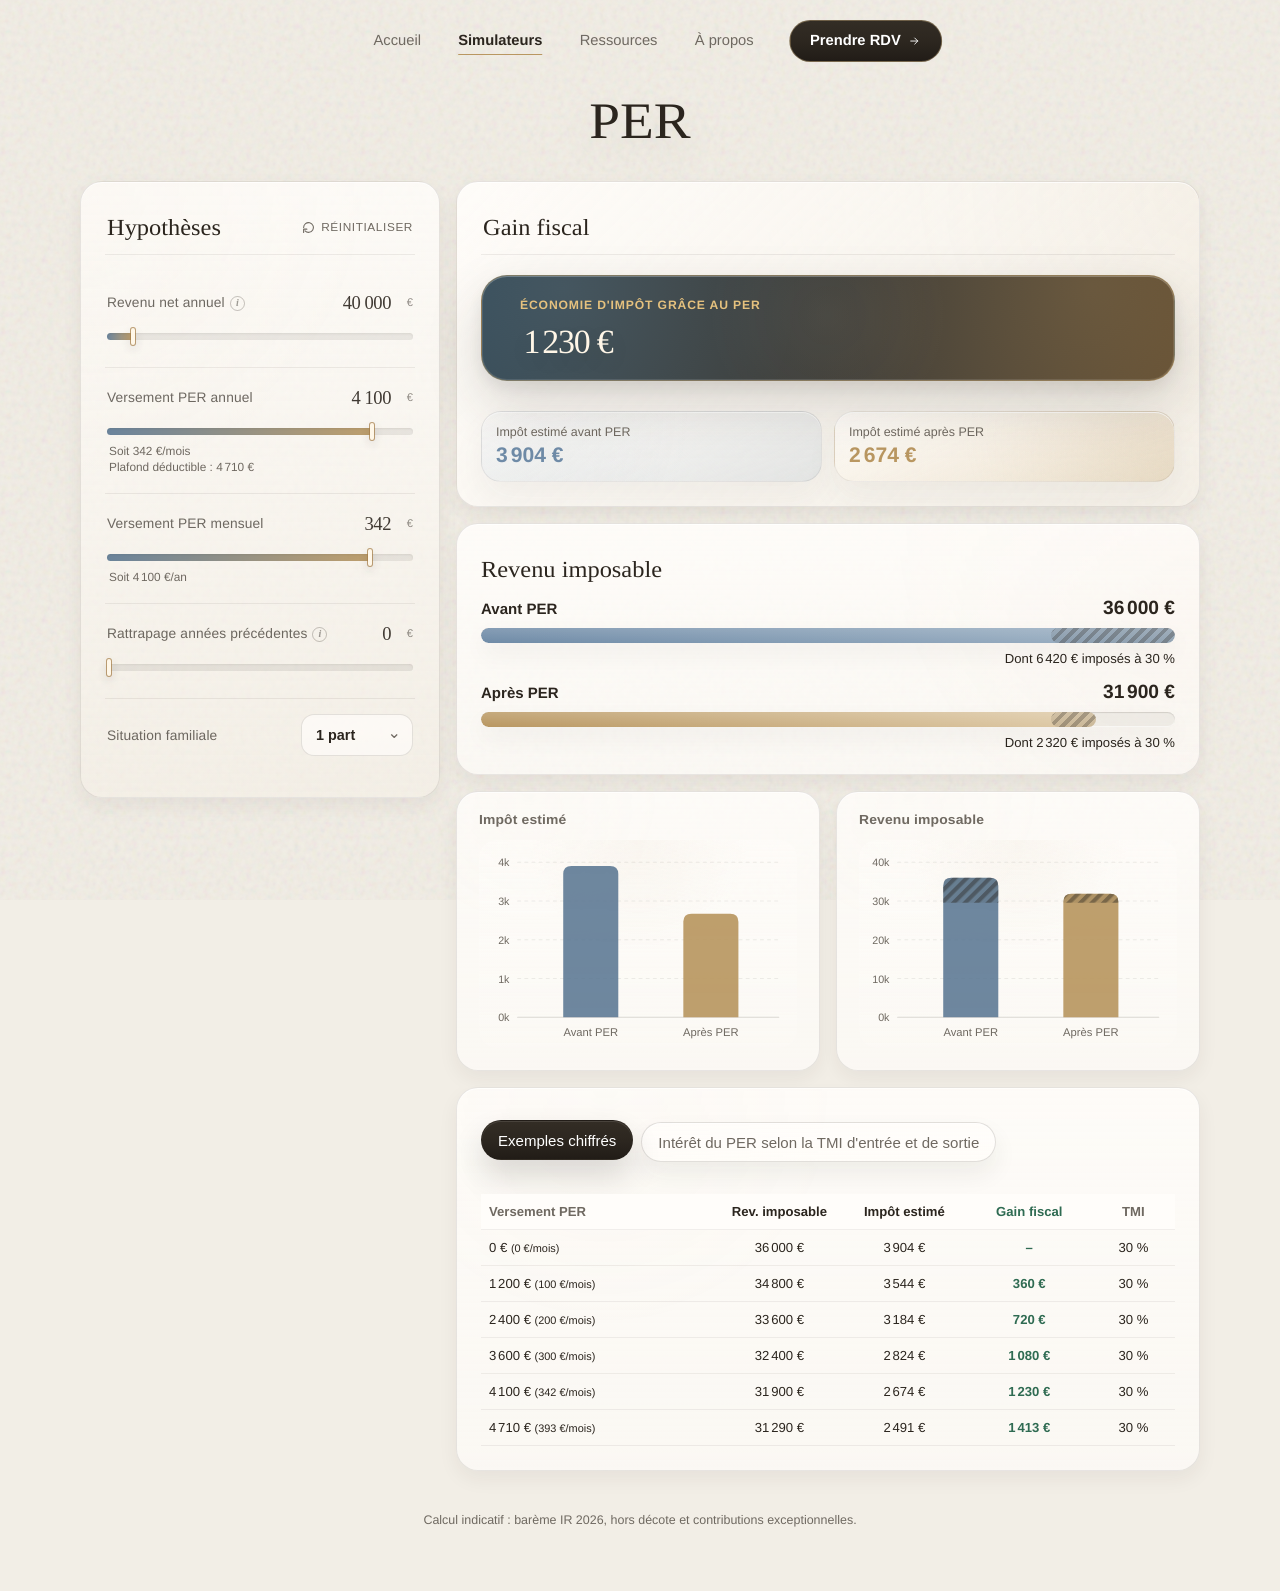
<file: simulateurs/gain-fiscal-per.html>
<!doctype html>
<html lang="fr">
  <head>
    <meta charset="utf-8">
    <meta name="viewport" content="width=device-width, initial-scale=1">
    <title>PER | Simulateur</title>
    <link rel="icon" href="../favicon.ico" sizes="any">
    <link rel="icon" href="../assets/favicon-96x96.png" type="image/png" sizes="96x96">
    <link rel="apple-touch-icon" href="../assets/apple-touch-icon.png">
    <link rel="stylesheet" href="../styles.css">
  </head>
  <body class="tool-body">
    <main class="tool-page" aria-labelledby="tool-page-title">
      <nav class="main-nav" aria-label="Navigation principale">
        <input type="checkbox" id="nav-toggle" class="nav-toggle-checkbox" aria-label="Menu de navigation">
        <label for="nav-toggle" class="main-nav-scrim" aria-hidden="true"></label>
        <div class="main-nav-panel">
          <a href="../index.html">Accueil</a>
          <a href="../simulateurs.html" aria-current="page">Simulateurs</a>
          <a href="../ressources.html">Ressources</a>
          <a href="../a-propos.html">À propos</a>
          <a class="nav-cta" href="../rdv.html">
            Prendre RDV
            <svg viewBox="0 0 24 24" aria-hidden="true">
              <path d="M5 12h14"></path>
              <path d="m13 6 6 6-6 6"></path>
            </svg>
          </a>
        </div>
        <label for="nav-toggle" class="nav-toggle" aria-hidden="true">
          <svg class="nav-toggle-icon" viewBox="0 0 24 24" aria-hidden="true">
            <path d="M4 7h16"></path>
            <path d="M4 12h16"></path>
            <path d="M4 17h16"></path>
          </svg>
        </label>
      </nav>
      <nav class="tool-nav" aria-label="Navigation du simulateur">
        <h1 id="tool-page-title">PER</h1>
      </nav>

      <section class="tool-layout">
        <section class="tool-overview" aria-label="Synthèse et hypothèses">
          <aside class="tool-params" aria-label="Hypothèses">
            <div class="tool-params-title">
              <h2><button type="button" id="zero-fields" class="tool-zero-fields" aria-label="Hypothèses — mettre le versement PER à zéro" title="Mettre le versement PER à zéro">Hypothèses</button></h2>
              <button type="button" id="reset-fields" class="tool-reset">
                <svg viewBox="0 0 24 24" aria-hidden="true"><path d="M3 12a9 9 0 1 1 2.64 6.36"></path><path d="M3 21v-6h6"></path></svg>
                Réinitialiser
              </button>
            </div>
            <div id="fields" class="tool-fields"></div>
          </aside>

          <div class="tool-secondary-column">
            <div class="tool-summary" id="summary"></div>

            <div class="mini-bar-row" id="bar-charts"></div>

            <div class="tool-table-card" id="scenarios-panel">
              <div class="tool-tabs" role="tablist" aria-label="Tableaux complémentaires">
                <button type="button" class="tool-tab is-active" role="tab" aria-selected="true" data-tab="exemples">Exemples chiffrés</button>
                <button type="button" class="tool-tab" role="tab" aria-selected="false" data-tab="tmi">Intérêt du PER selon la TMI d'entrée et de sortie</button>
              </div>

              <div class="tool-tab-panel" data-panel="exemples">
                <div class="tool-table-wrap">
                  <table id="projection-table"></table>
                </div>
              </div>

              <div class="tool-tab-panel" data-panel="tmi" hidden>
                <div id="tmi-grid-fields" class="tmi-grid-fields"></div>
                <div class="tool-table-wrap">
                  <table id="tmi-grid-table" class="tmi-grid"></table>
                </div>
                <p class="tool-page-note">Grâce à l'économie d'impôt immédiate, l'effort d'épargne réellement supporté est inférieur au montant versé sur le PER, ce qui dope sa rentabilité.<br>Le tableau compare le capital net obtenu à celui d'un placement financier classique (plus-value taxée à 30 %), à effort d'épargne net et rendement identiques.</p>
              </div>
            </div>
          </div>
        </section>

        <p class="tool-page-note">Calcul indicatif : barème IR 2026, hors décote et contributions exceptionnelles.</p>
      </section>
    </main>

    <script src="shared.js"></script>
    <script>
      // ---------------------------------------------------------------
      // Calcul : gain fiscal (IR) obtenu grâce à la déduction d'un
      // versement PER — barème IR 2025/2026, abattement forfaitaire de
      // 10 % puis plafond de déduction PER, quotient familial (parts).
      // Logique reprise et adaptée du moteur fiscal d'un simulateur PER
      // tiers (open source), reconstruite ici en JS vanilla.
      // ---------------------------------------------------------------

      const TRANCHES_IR = [
        { min: 0, max: 11600, taux: 0 },
        { min: 11600, max: 29580, taux: 0.11 },
        { min: 29580, max: 84578, taux: 0.30 },
        { min: 84578, max: 169156, taux: 0.41 },
        { min: 169156, max: Infinity, taux: 0.45 }
      ];

      const ABATTEMENT_TAUX = 0.10;
      const ABATTEMENT_MIN = 504;
      const ABATTEMENT_MAX = 14426;

      // PASS de l'année N-1 (2025), utilisé pour le plafond de versement PER
      // déductible de 2026 : plafond = 10 % des revenus pro N-1 nets de
      // cotisations sociales, retenus dans la limite de 8×PASS N-1 (plafond
      // "plancher" forfaitaire de 10 % du PASS si ce calcul est inférieur).
      const PASS_N1 = 47100;
      const PER_PLAFOND_TAUX = 0.10;
      const PER_PLAFOND_MIN = Math.round(PASS_N1 * PER_PLAFOND_TAUX);
      const PER_PLAFOND_MAX = Math.round(PASS_N1 * 8 * PER_PLAFOND_TAUX);

      function computeAbattement(revenuNet) {
        const brut = revenuNet * ABATTEMENT_TAUX;
        return Math.min(Math.max(brut, ABATTEMENT_MIN), ABATTEMENT_MAX);
      }

      function computeRevenuImposable(revenuNet) {
        return Math.max(0, revenuNet - computeAbattement(revenuNet));
      }

      // Base = revenuNet tel quel (revenu net de cotisations sociales, avant
      // l'abattement forfaitaire de 10 % qui lui n'intervient que pour le
      // calcul de l'IR) — pas computeRevenuImposable, qui a déjà retiré cet
      // abattement et sous-évaluait donc le plafond réel.
      function computePlafondPER(revenuNet) {
        return Math.round(Math.min(Math.max(PER_PLAFOND_MIN, revenuNet * PER_PLAFOND_TAUX), PER_PLAFOND_MAX));
      }

      // Plafond de l'année en cours + rattrapage des plafonds non utilisés
      // des 3 années précédentes (montant saisi librement par l'utilisateur,
      // le simulateur ne connaissant pas les revenus/versements passés).
      function computePlafondDisponible(revenuNet, rattrapage) {
        return computePlafondPER(revenuNet) + Math.max(0, rattrapage || 0);
      }

      function computeIRFromImposable(revenuImposable, parts) {
        const quotient = revenuImposable / parts;
        let impotParPart = 0;
        let tmi = 0;

        for (const tranche of TRANCHES_IR) {
          if (quotient <= tranche.min) break;
          const base = Math.min(quotient, tranche.max) - tranche.min;
          impotParPart += base * tranche.taux;
          tmi = tranche.taux;
        }

        return { impot: Math.round(impotParPart * parts), tmi };
      }

      function computeIR(revenuNet, parts) {
        const abattement = computeAbattement(revenuNet);
        const revenuImposable = Math.max(0, revenuNet - abattement);
        const { impot, tmi } = computeIRFromImposable(revenuImposable, parts);
        return { impot, tmi, revenuImposable: Math.round(revenuImposable), abattement: Math.round(abattement) };
      }

      // Le versement PER effectivement déductible est toujours plafonné au
      // plafond légal, quelle que soit la valeur saisie/glissée — garantit un
      // résultat fiscalement correct même dans le cas limite où le curseur
      // "Versement PER" n'a pas encore été recadré après un changement de
      // revenu (cf. renderFields, qui ne recadre son maximum qu'aux rendus
      // complets, pas à chaque frappe sur le curseur "Revenu net").
      function versementDeductible(values) {
        const plafond = computePlafondDisponible(values.revenuNet, values.rattrapage);
        return Math.min(Math.max(0, values.versementPER), plafond);
      }

      function computeIRWithPER(revenuNet, versementDeduit, parts) {
        const avant = computeIR(revenuNet, parts);
        const revenuImposableApres = Math.max(0, avant.revenuImposable - versementDeduit);
        const { impot, tmi } = computeIRFromImposable(revenuImposableApres, parts);
        const apres = { impot, tmi, revenuImposable: Math.round(revenuImposableApres), abattement: avant.abattement };
        return { avant, apres, gain: avant.impot - apres.impot };
      }

      // Versement nécessaire pour faire basculer le foyer dans la tranche
      // immédiatement inférieure — null si déjà en tranche à 11 % (ou 0 %),
      // ou si le versement nécessaire dépasse le plafond déductible.
      function computeOptimalVersement(revenuNet, parts, plafondTotal) {
        const avant = computeIR(revenuNet, parts);
        if (avant.tmi <= 0.11) return null;

        const quotientAvant = avant.revenuImposable / parts;
        let targetMax = 0;
        for (const tranche of TRANCHES_IR) {
          if (quotientAvant > tranche.min && quotientAvant <= tranche.max) {
            targetMax = tranche.min;
            break;
          }
        }
        if (targetMax === 0) return null;

        const versement = Math.ceil(avant.revenuImposable - targetMax * parts);
        if (versement <= 0 || versement > plafondTotal) return null;
        return versement;
      }

      // Grille "Intérêt du PER selon la TMI d'entrée et de sortie" — reprend
      // le principe d'un tableau Eres (comparaison à rendement et effort
      // d'épargne équivalents), mais calculée dynamiquement à partir du
      // rendement et de la durée choisis par l'utilisateur plutôt que figée
      // sur une seule hypothèse.
      //
      // Hypothèses de calcul (faute de préciser un produit de comparaison
      // réel type assurance-vie, on compare à un placement financier non
      // optimisé fiscalement à l'entrée, taxé à la flat tax de 30 % sur la
      // seule plus-value à la sortie) :
      // - PER : pour un effort net E, versement brut déductible
      //   C0 = E / (1 - TMI entrée). Ce capital fructifie au taux choisi
      //   pendant la durée choisie ; à la sortie (capital), la part des
      //   versements déduits est réintégrée au revenu imposable et taxée au
      //   barème au TMI de sortie, la plus-value est taxée à la flat tax
      //   30 % (12,8 % IR + 17,2 % PS).
      // - Référence : le même effort net E est investi directement (pas de
      //   déduction), fructifie au même taux sur la même durée, et seule la
      //   plus-value est taxée à la sortie, à la même flat tax 30 %.
      // Le résultat (écart relatif de capital net) ne dépend pas de E, qui
      // s'élimine dans le ratio — la valeur choisie ci-dessous est donc
      // arbitraire.
      const TMI_GRID_ENTREE = [0.45, 0.41, 0.30, 0.11];
      const TMI_GRID_SORTIE = [0.45, 0.41, 0.30, 0.11, 0];
      const TMI_GRID_FLAT_TAX = 0.30;
      const TMI_GRID_EFFORT = 100;

      function computeTmiGridGain(tmiEntree, tmiSortie, rendementPct, dureeAns) {
        const growth = Math.pow(1 + rendementPct / 100, dureeAns);
        const g = growth - 1;

        const c0 = TMI_GRID_EFFORT / (1 - tmiEntree);
        const gainPER = c0 * g;
        const netPER = c0 * (1 - tmiSortie) + gainPER * (1 - TMI_GRID_FLAT_TAX);

        const gainRef = TMI_GRID_EFFORT * g;
        const netRef = TMI_GRID_EFFORT + gainRef * (1 - TMI_GRID_FLAT_TAX);

        return netPER / netRef - 1;
      }

      const TMI_GRID_FIELD_DEFS = [
        { key: "rendementTmiGrille", label: "Rendement annuel", min: 2, max: 10, step: 0.1, suffix: "%" },
        { key: "dureeTmiGrille", label: "Durée de placement", min: 5, max: 50, step: 1, suffix: "ans" }
      ];

      // Lignes du tableau, dans cet ordre précis (demandé par Victor) :
      // 0 € — 100 €/mois — 200 €/mois — 300 €/mois — [changement de tranche,
      // si atteignable entre 0 € et le plafond] — versement sélectionné dans
      // les Hypothèses — plafond déductible max. Les trois premières sont
      // exclues si elles dépassent le plafond (scénario non atteignable) ;
      // les doublons de valeur ne sont pas répétés (la ligne déjà présente
      // porte alors ce rôle sans être dupliquée).
      function generateScenarios(revenuNet, versementPER, parts, rattrapage) {
        const avant = computeIR(revenuNet, parts);
        const plafondTotal = computePlafondDisponible(revenuNet, rattrapage);
        const selected = Math.min(Math.max(0, versementPER), plafondTotal);
        const optimal = computeOptimalVersement(revenuNet, parts, plafondTotal);

        const ladder = [0, 1200, 2400, 3600].filter((v) => v <= plafondTotal);
        if (optimal !== null && optimal > 0 && optimal <= plafondTotal) ladder.push(optimal);
        const amounts = [...new Set(ladder)].sort((a, b) => a - b);

        if (!amounts.includes(selected)) amounts.push(selected);
        if (!amounts.includes(plafondTotal)) amounts.push(plafondTotal);

        return amounts.map((v) => {
          const revenuImposable = Math.max(0, avant.revenuImposable - v);
          const { impot, tmi } = computeIRFromImposable(revenuImposable, parts);
          return {
            versement: v,
            revenuImposable: Math.round(revenuImposable),
            impot,
            gain: avant.impot - impot,
            tmi,
            isOptimal: optimal !== null && v === optimal
          };
        });
      }

      // ---------------------------------------------------------------
      // Données et hypothèses
      // ---------------------------------------------------------------

      const defaults = {
        revenuNet: 40000,
        versementPER: 4100,
        rattrapage: 0,
        parts: 1,
        rendementTmiGrille: 4,
        dureeTmiGrille: 10
      };

      const state = {
        values: structuredClone(defaults)
      };
      document.body.dataset.mode = "per";

      const PARTS_OPTIONS = [1, 1.5, 2, 2.5, 3, 3.5, 4, 4.5, 5, 5.5, 6];

      // ---------------------------------------------------------------
      // Rendu des champs
      // ---------------------------------------------------------------

      let outputsRenderFrame = 0;
      function scheduleRenderOutputs() {
        if (outputsRenderFrame) return;
        outputsRenderFrame = requestAnimationFrame(() => {
          outputsRenderFrame = 0;
          renderOutputs();
        });
      }

      function versementNote(values) {
        const plafond = computePlafondDisponible(values.revenuNet, values.rattrapage);
        let note = `Soit ${formatMoney(Math.round(values.versementPER / 12))}/mois\nPlafond déductible : ${formatMoney(plafond)}`;
        if (values.rattrapage > 0) note += ` (dont ${formatMoney(values.rattrapage)} de rattrapage)`;
        if (values.versementPER > plafond) note += ` — plafonné à ${formatMoney(plafond)} pour le calcul`;
        return note;
      }

      function versementMensuelNote(values) {
        return `Soit ${formatMoney(values.versementPER)}/an`;
      }

      // Le versement mensuel n'est qu'une autre vue du même versement annuel
      // (state.values.versementPER reste l'unique source de vérité, utilisée
      // partout ailleurs dans les calculs) — dérivé ici plutôt que stocké
      // séparément, pour ne jamais désynchroniser les deux curseurs.
      function handleVersementMensuelChange() {
        state.values.versementPER = Math.round(state.values.versementMensuel * 12);
      }

      // Le plafond du curseur "Versement PER annuel" (et son équivalent
      // mensuel) dépend du revenu net et du rattrapage — renderFields() ne
      // les recalcule qu'aux rendus complets (init/reset), pas à chaque
      // frappe/glissement sur "Revenu net annuel" ou "Rattrapage années
      // précédentes" (qui ne déclenchent que scheduleRenderOutputs). Sans
      // ceci, les curseurs restaient bloqués sur l'ancien plafond tant qu'on
      // ne cliquait pas Réinitialiser. Rejoue donc à chaque renderOutputs() :
      // max des deux curseurs/champs, valeurs et curseurs si le plafond a
      // baissé sous la valeur courante, et notes — y compris la
      // resynchronisation du champ mensuel sur le champ annuel (source de
      // vérité), qu'un glissement ait eu lieu sur l'un ou sur l'autre.
      function syncVersementFields() {
        const plafond = computePlafondDisponible(state.values.revenuNet, state.values.rattrapage);

        const wrap = document.querySelector('#fields [data-field="versementPER"]');
        if (wrap) {
          const range = wrap.querySelector(".tool-range");
          const input = wrap.querySelector('input[type="text"]');
          if (range) range.max = plafond;
          if (input) input.max = plafond;
          if (state.values.versementPER > plafond) {
            state.values.versementPER = Math.round(plafond);
          }
          // Toujours réaffiché (pas seulement en cas de plafonnement) : le
          // champ "Versement PER mensuel" peut avoir changé versementPER
          // sans jamais toucher les éléments DOM de CE champ-ci.
          if (input) input.value = formatInputNumber(state.values.versementPER);
          if (range) {
            range.value = state.values.versementPER;
            updateRangeProgress(range);
          }
          const note = wrap.querySelector(".tool-field-note");
          if (note) note.textContent = versementNote(state.values);
        }

        state.values.versementMensuel = Math.round(state.values.versementPER / 12);
        const plafondMensuel = Math.max(Math.round(plafond / 12), 10);
        const wrapMensuel = document.querySelector('#fields [data-field="versementMensuel"]');
        if (wrapMensuel) {
          const rangeM = wrapMensuel.querySelector(".tool-range");
          const inputM = wrapMensuel.querySelector('input[type="text"]');
          if (rangeM) rangeM.max = plafondMensuel;
          if (inputM) inputM.max = plafondMensuel;
          if (inputM) inputM.value = formatInputNumber(state.values.versementMensuel);
          if (rangeM) {
            rangeM.value = state.values.versementMensuel;
            updateRangeProgress(rangeM);
          }
          const noteM = wrapMensuel.querySelector(".tool-field-note");
          if (noteM) noteM.textContent = versementMensuelNote(state.values);
        }
      }

      // Sélecteur de parts construit ici à la main (mêmes classes CSS que le
      // reste du site, pas de générique partagé pour celui-ci).
      function renderPartsField() {
        const label = document.createElement("label");
        label.className = "tool-field tool-select-field";

        const span = document.createElement("span");
        span.textContent = "Situation familiale";

        const control = document.createElement("div");
        control.className = "tool-select-wrap";
        const select = document.createElement("select");
        select.setAttribute("aria-label", span.textContent);
        PARTS_OPTIONS.forEach((value) => {
          const option = document.createElement("option");
          option.value = value;
          option.textContent = `${formatInputNumber(value)} ${value === 1 ? "part" : "parts"}`;
          option.selected = state.values.parts === value;
          select.append(option);
        });
        select.addEventListener("change", () => {
          state.values.parts = Number(select.value);
          renderOutputs();
        });
        control.append(select);
        label.append(span, control);
        return label;
      }

      function renderFields() {
        const fields = document.querySelector("#fields");
        const fieldRefreshers = [];
        fields.innerHTML = "";
        const plafondTotal = computePlafondDisponible(state.values.revenuNet, state.values.rattrapage);
        state.values.versementPER = Math.min(state.values.versementPER, plafondTotal);
        state.values.versementMensuel = Math.round(state.values.versementPER / 12);

        fields.append(renderNumberField({
          key: "revenuNet",
          label: "Revenu net annuel",
          min: 0,
          max: 500000,
          step: 500,
          suffix: "€",
          info: "Avant IR.\nUn abattement de 10 % est appliqué automatiquement (504 € mini, 14 426 € maxi)."
        }, state.values, fieldRefreshers, {
          onValueChange: () => scheduleRenderOutputs(),
          onCommit: () => renderOutputs()
        }));

        fields.append(renderNumberField({
          key: "versementPER",
          label: "Versement PER annuel",
          min: 0,
          max: Math.max(plafondTotal, 100),
          step: 100,
          suffix: "€",
          note: versementNote
        }, state.values, fieldRefreshers, {
          onValueChange: () => scheduleRenderOutputs(),
          onCommit: () => renderOutputs()
        }));

        fields.append(renderNumberField({
          key: "versementMensuel",
          label: "Versement PER mensuel",
          min: 0,
          max: Math.max(Math.round(plafondTotal / 12), 10),
          step: 10,
          suffix: "€",
          note: versementMensuelNote
        }, state.values, fieldRefreshers, {
          onValueChange: () => {
            handleVersementMensuelChange();
            scheduleRenderOutputs();
          },
          onCommit: () => {
            handleVersementMensuelChange();
            renderOutputs();
          }
        }));

        fields.append(renderNumberField({
          key: "rattrapage",
          label: "Rattrapage années précédentes",
          min: 0,
          max: 90000,
          step: 500,
          suffix: "€",
          info: "Montant total du plafond PER non utilisé sur les 3 années précédentes, à ajouter au plafond de l'année en cours."
        }, state.values, fieldRefreshers, {
          onValueChange: () => scheduleRenderOutputs(),
          onCommit: () => renderOutputs()
        }));

        fields.append(renderPartsField());
      }

      function renderTmiGridFields() {
        const wrap = document.querySelector("#tmi-grid-fields");
        const fieldRefreshers = [];
        wrap.innerHTML = "";
        TMI_GRID_FIELD_DEFS.forEach((field) => {
          wrap.append(renderNumberField(field, state.values, fieldRefreshers, {
            mini: true,
            onValueChange: () => scheduleRenderOutputs(),
            onCommit: () => renderOutputs()
          }));
        });
      }

      // ---------------------------------------------------------------
      // Rendu des résultats
      // ---------------------------------------------------------------

      const ICON_CHECK = '<svg viewBox="0 0 24 24" aria-hidden="true"><path d="M20 6 9 17l-5-5"></path></svg>';

      // N'anime l'apparition du bandeau "Changement de TMI" qu'au moment où
      // il apparaît réellement (pas à chaque frappe/glissement pendant qu'il
      // reste affiché, où il serait reconstruit à l'identique à chaque tick).
      let trancheBannerShown = false;

      // Quote-part du revenu imposable (total foyer) située dans la tranche
      // marginale la plus élevée atteinte — hachurée uniquement à partir de
      // la tranche à 30 % (demande de Victor : à 11 % ou 0 %, la quote-part
      // n'est plus mise en évidence). Le seuil d'entrée dans cette tranche
      // est exprimé par part dans TRANCHES_IR, donc remultiplié par le
      // nombre de parts pour revenir à un montant total comparable à
      // revenuImposable.
      const TMI_HACHURE_MIN = 0.30;
      function tmiTrancheSegment(revenuImposable, tmi, parts) {
        if (!revenuImposable || tmi < TMI_HACHURE_MIN) return null;
        const tranche = TRANCHES_IR.find((t) => t.taux === tmi);
        if (!tranche) return null;
        const seuil = tranche.min * parts;
        if (seuil >= revenuImposable) return null;
        return { seuil, montant: revenuImposable - seuil };
      }

      function renderSummary(resultat, avantSeg, apresSeg) {
        const { avant, apres, gain } = resultat;
        const summary = document.querySelector("#summary");
        const trancheChanged = avant.tmi !== apres.tmi;
        const base = avant.revenuImposable;

        const tmiOverlay = (seg) => seg && base > 0
          ? `<span class="compare-race-bar-tmi" style="left:${(seg.seuil / base) * 100}%;width:${(seg.montant / base) * 100}%"></span>`
          : "";
        const tmiCaption = (seg, tmi) => seg
          ? `<p class="compare-race-caption">Dont ${formatMoney(seg.montant)} imposés à ${Math.round(tmi * 100)} %</p>`
          : "";

        const bannerJustToggled = trancheChanged !== trancheBannerShown;
        const trancheBannerClass = `tool-status-banner is-ok${trancheChanged && bannerJustToggled ? " tool-status-banner-enter" : ""}`;
        const trancheBanner = trancheChanged ? `
          <div class="${trancheBannerClass}" role="status">
            <span class="tool-status-icon" aria-hidden="true">${ICON_CHECK}</span>
            <div class="tool-status-copy">
              <strong>Changement de tranche marginale d'imposition (TMI)</strong>
              <span>Ce versement fait passer la tranche marginale d'imposition de ${Math.round(avant.tmi * 100)} % à ${Math.round(apres.tmi * 100)} %.</span>
            </div>
          </div>
        ` : "";
        trancheBannerShown = trancheChanged;

        // withHeightTransition touche directement le style inline de
        // #summary (height/transition/overflow) : ne l'appeler qu'au moment
        // précis où le bandeau apparaît/disparaît, jamais à chaque frappe
        // pendant un glissement de curseur. Sinon chaque tick suivant
        // réinitialisait ce style avant même que le navigateur n'ait eu le
        // temps de peindre une seule frame de la transition précédente,
        // l'annulant en plein vol — d'où l'effet "brutal" malgré une
        // transition correctement déclenchée au premier tick.
        const applySummaryHtml = () => {
        summary.innerHTML = `
          <article class="tool-result-card tool-result-editorial">
            <div class="tool-summary-title">
              <h2>Gain fiscal</h2>
            </div>
            <div class="tool-hero tool-hero-single">
              <div class="tool-hero-panel tool-hero-panel-gold">
                <span class="tool-hero-label">Économie d'impôt grâce au PER</span>
                <strong class="tool-hero-amount">${formatMoney(gain)}</strong>
              </div>
            </div>
            <div class="capital-metrics">
              <span class="capital-metric-invested">
                <small>Impôt estimé avant PER</small>
                <strong>${formatMoney(avant.impot)}</strong>
              </span>
              <span class="capital-metric-interest">
                <small>Impôt estimé après PER</small>
                <strong>${formatMoney(apres.impot)}</strong>
              </span>
            </div>
            ${trancheBanner}
          </article>

          <div class="tool-compare-card">
            <div class="tool-card-title">
              <h2>Revenu imposable</h2>
            </div>
            <div class="compare-race" aria-label="Comparaison du revenu imposable avant et après versement PER">
              <div class="compare-race-row">
                <div class="compare-race-head"><span>Avant PER</span><strong>${formatMoney(avant.revenuImposable)}</strong></div>
                <div class="compare-race-track">
                  <span class="compare-race-bar compare-race-bar-before" style="width:100%"></span>
                  ${tmiOverlay(avantSeg)}
                </div>
                ${tmiCaption(avantSeg, avant.tmi)}
              </div>
              <div class="compare-race-row">
                <div class="compare-race-head"><span>Après PER</span><strong>${formatMoney(apres.revenuImposable)}</strong></div>
                <div class="compare-race-track">
                  <span class="compare-race-bar compare-race-bar-after" style="width:${avant.revenuImposable > 0 ? Math.max(2, (apres.revenuImposable / avant.revenuImposable) * 100) : 0}%"></span>
                  ${tmiOverlay(apresSeg)}
                </div>
                ${tmiCaption(apresSeg, apres.tmi)}
              </div>
            </div>
          </div>
        `;
        };

        if (bannerJustToggled) {
          withHeightTransition(summary, applySummaryHtml);
        } else {
          applySummaryHtml();
        }
      }

      function renderScenarios() {
        const scenarios = generateScenarios(state.values.revenuNet, state.values.versementPER, state.values.parts, state.values.rattrapage);
        const headers = ["Versement PER", "Rev. imposable", "Impôt estimé", "Gain fiscal", "TMI"];
        const mapper = (s) => [
          `${formatMoney(s.versement)} <small>(${formatMoney(Math.round(s.versement / 12))}/mois)</small>`,
          formatMoney(s.revenuImposable),
          formatMoney(s.impot),
          s.gain > 0 ? formatMoney(s.gain) : "–",
          `${Math.round(s.tmi * 100)} %`
        ];

        renderTable(headers, mapper, scenarios, {
          rowClassName: (s) => s.isOptimal ? "table-row-highlight" : ""
        });
      }

      // Trace un rectangle à coins arrondis uniquement en haut (une barre qui
      // "pousse" depuis l'axe 0 ne doit pas être arrondie côté axe).
      function roundedTopBarPath(x, y, w, h, r) {
        if (h <= 0) return "";
        const radius = Math.min(r, h, w / 2);
        return `M${x},${y + h} L${x},${y + radius} Q${x},${y} ${x + radius},${y} L${x + w - radius},${y} Q${x + w},${y} ${x + w},${y + radius} L${x + w},${y + h} Z`;
      }

      function formatThousands(value) {
        return `${Math.round(value / 1000)}k`;
      }

      // Mini-graphique en barres avant/après (cf. .mini-bar-card, styles.css) :
      // même code couleur bleu/doré que le reste de la page, graduations
      // "nice" via niceValueTicks (shared.js, déjà utilisé par le graphique en
      // ligne des autres simulateurs).
      function renderMiniBarChart(title, avantValue, apresValue, avantSeg, apresSeg) {
        const width = 300;
        const height = 190;
        const pad = { top: 12, right: 12, bottom: 26, left: 32 };
        // niceValueTicks arrondit ses graduations à l'échelon "rond"
        // inférieur ou égal à la valeur qu'on lui passe (cf. shared.js) — en
        // le nourrissant avec `max` lui-même, la plus haute barre pouvait
        // dépasser sa propre dernière graduation et sortir du viewBox (son
        // coin arrondi, hors cadre, semblait alors coupé au carré). On lui
        // donne donc une valeur avec marge (+15 %), puis on garantit avec
        // Math.max que l'échelle finale ne descend jamais sous la vraie
        // valeur max, même dans un cas limite.
        const max = Math.max(avantValue, apresValue, 1);
        const ticks = niceValueTicks(max * 1.15, 4);
        const axisMax = Math.max(max, ticks.length ? ticks[ticks.length - 1] : max);
        const y = (v) => height - pad.bottom - (v / axisMax) * (height - pad.top - pad.bottom);
        const barWidth = 54;
        const centerA = pad.left + (width - pad.left - pad.right) * 0.28;
        const centerB = pad.left + (width - pad.left - pad.right) * 0.74;

        const gridMarkup = ticks.map((t) => `
          <line x1="${pad.left}" y1="${y(t)}" x2="${width - pad.right}" y2="${y(t)}"></line>
          <text x="${pad.left - 8}" y="${y(t) + 4}">${formatThousands(t)}</text>
        `).join("");

        // La quote-part en tranche la plus élevée occupe toujours le sommet
        // de la barre (seuil -> valeur) : même arrondi que le haut de la
        // barre pleine, posé juste au-dessus. Hachures via <pattern> SVG
        // (un dégradé CSS ne peut pas être appliqué à un fill SVG) ; id
        // dérivé du titre pour rester unique si plusieurs graphiques
        // cohabitent dans le DOM.
        const patternId = `tmiHachure-${title.toLowerCase().replace(/[^a-z]+/g, "-")}`;
        const tmiHachureMarkup = (center, value, seg) => seg
          ? `<path class="mini-bar-tmi" fill="url(#${patternId})" d="${roundedTopBarPath(center - barWidth / 2, y(value), barWidth, y(seg.seuil) - y(value), 8)}"></path>`
          : "";

        return `
          <div class="mini-bar-card">
            <h3 class="mini-bar-title">${title}</h3>
            <svg viewBox="0 0 ${width} ${height}" class="mini-bar-chart" role="img" aria-label="${title} — avant et après versement PER">
              <defs>
                <pattern id="${patternId}" width="8" height="8" patternUnits="userSpaceOnUse" patternTransform="rotate(45)">
                  <rect width="8" height="8" fill="rgba(43, 37, 30, 0.1)"></rect>
                  <rect width="4" height="8" fill="rgba(43, 37, 30, 0.4)"></rect>
                </pattern>
              </defs>
              <g class="mini-bar-grid">
                ${gridMarkup}
                <line class="mini-bar-baseline" x1="${pad.left}" y1="${y(0)}" x2="${width - pad.right}" y2="${y(0)}"></line>
                <text x="${pad.left - 8}" y="${y(0) + 4}">0k</text>
              </g>
              <path class="mini-bar-before" d="${roundedTopBarPath(centerA - barWidth / 2, y(avantValue), barWidth, y(0) - y(avantValue), 8)}"></path>
              <path class="mini-bar-after" d="${roundedTopBarPath(centerB - barWidth / 2, y(apresValue), barWidth, y(0) - y(apresValue), 8)}"></path>
              ${tmiHachureMarkup(centerA, avantValue, avantSeg)}
              ${tmiHachureMarkup(centerB, apresValue, apresSeg)}
              <text class="mini-bar-x-label" x="${centerA}" y="${height - 8}">Avant PER</text>
              <text class="mini-bar-x-label" x="${centerB}" y="${height - 8}">Après PER</text>
            </svg>
          </div>
        `;
      }

      function formatTmiPct(tmi) {
        return `${Math.round(tmi * 100)} %`;
      }

      function renderTmiGrid() {
        const { rendementTmiGrille, dureeTmiGrille } = state.values;

        const sortieHead = TMI_GRID_SORTIE.map((t) => `<th class="tmi-grid-col-head">${formatTmiPct(t)}</th>`).join("");

        const rows = TMI_GRID_ENTREE.map((te, i) => {
          const cells = TMI_GRID_SORTIE.map((ts) => {
            if (ts > te) return `<td class="tmi-grid-cell is-na"></td>`;
            const gain = computeTmiGridGain(te, ts, rendementTmiGrille, dureeTmiGrille);
            const cls = gain >= 0 ? "is-gain" : "is-loss";
            const sign = gain >= 0 ? "+" : "−";
            return `<td class="tmi-grid-cell ${cls}">${sign} ${Math.round(Math.abs(gain) * 100)} %</td>`;
          }).join("");

          const entreeLabel = i === 0
            ? `<th class="tmi-grid-entree-label" rowspan="${TMI_GRID_ENTREE.length}"><span>TMI d'entrée</span></th>`
            : "";

          return `<tr>${entreeLabel}<th class="tmi-grid-row-head">${formatTmiPct(te)}</th>${cells}</tr>`;
        }).join("");

        document.querySelector("#tmi-grid-table").innerHTML = `
          <thead>
            <tr>
              <th class="tmi-grid-corner" colspan="2" rowspan="2"></th>
              <th class="tmi-grid-sortie-label" colspan="${TMI_GRID_SORTIE.length}">TMI de sortie</th>
            </tr>
            <tr>${sortieHead}</tr>
          </thead>
          <tbody>${rows}</tbody>
        `;
      }

      function renderBarCharts(resultat, avantSeg, apresSeg) {
        const { avant, apres } = resultat;
        document.querySelector("#bar-charts").innerHTML =
          renderMiniBarChart("Impôt estimé", avant.impot, apres.impot) +
          renderMiniBarChart("Revenu imposable", avant.revenuImposable, apres.revenuImposable, avantSeg, apresSeg);
      }

      function renderOutputs() {
        syncVersementFields();
        const versementDeduit = versementDeductible(state.values);
        const resultat = computeIRWithPER(state.values.revenuNet, versementDeduit, state.values.parts);
        const parts = state.values.parts;
        const avantSeg = tmiTrancheSegment(resultat.avant.revenuImposable, resultat.avant.tmi, parts);
        const apresSeg = tmiTrancheSegment(resultat.apres.revenuImposable, resultat.apres.tmi, parts);
        renderSummary(resultat, avantSeg, apresSeg);
        renderBarCharts(resultat, avantSeg, apresSeg);
        renderScenarios();
        renderTmiGrid();
      }

      function render() {
        renderFields();
        renderTmiGridFields();
        renderOutputs();
      }

      // ---------------------------------------------------------------
      // Actions et navigation
      // ---------------------------------------------------------------

      document.querySelector("#zero-fields").addEventListener("click", () => {
        state.values.versementPER = 0;
        withHeightTransition(document.querySelector(".tool-params"), render);
      });

      document.querySelector("#reset-fields").addEventListener("click", () => {
        state.values = structuredClone(defaults);
        withHeightTransition(document.querySelector(".tool-params"), render);
      });

      // Onglets "Exemples chiffrés" / "Intérêt du PER selon la TMI d'entrée
      // et de sortie" — un seul panneau visible à la fois pour éviter le
      // long défilement vertical des deux tableaux l'un sous l'autre.
      const scenarioTabs = document.querySelectorAll("#scenarios-panel .tool-tab");
      scenarioTabs.forEach((tab) => {
        tab.addEventListener("click", () => {
          scenarioTabs.forEach((t) => {
            const isActive = t === tab;
            t.classList.toggle("is-active", isActive);
            t.setAttribute("aria-selected", String(isActive));
          });
          document.querySelectorAll("#scenarios-panel .tool-tab-panel").forEach((panel) => {
            panel.hidden = panel.dataset.panel !== tab.dataset.tab;
          });
        });
      });

      render();
    </script>
  </body>
</html>
</file>
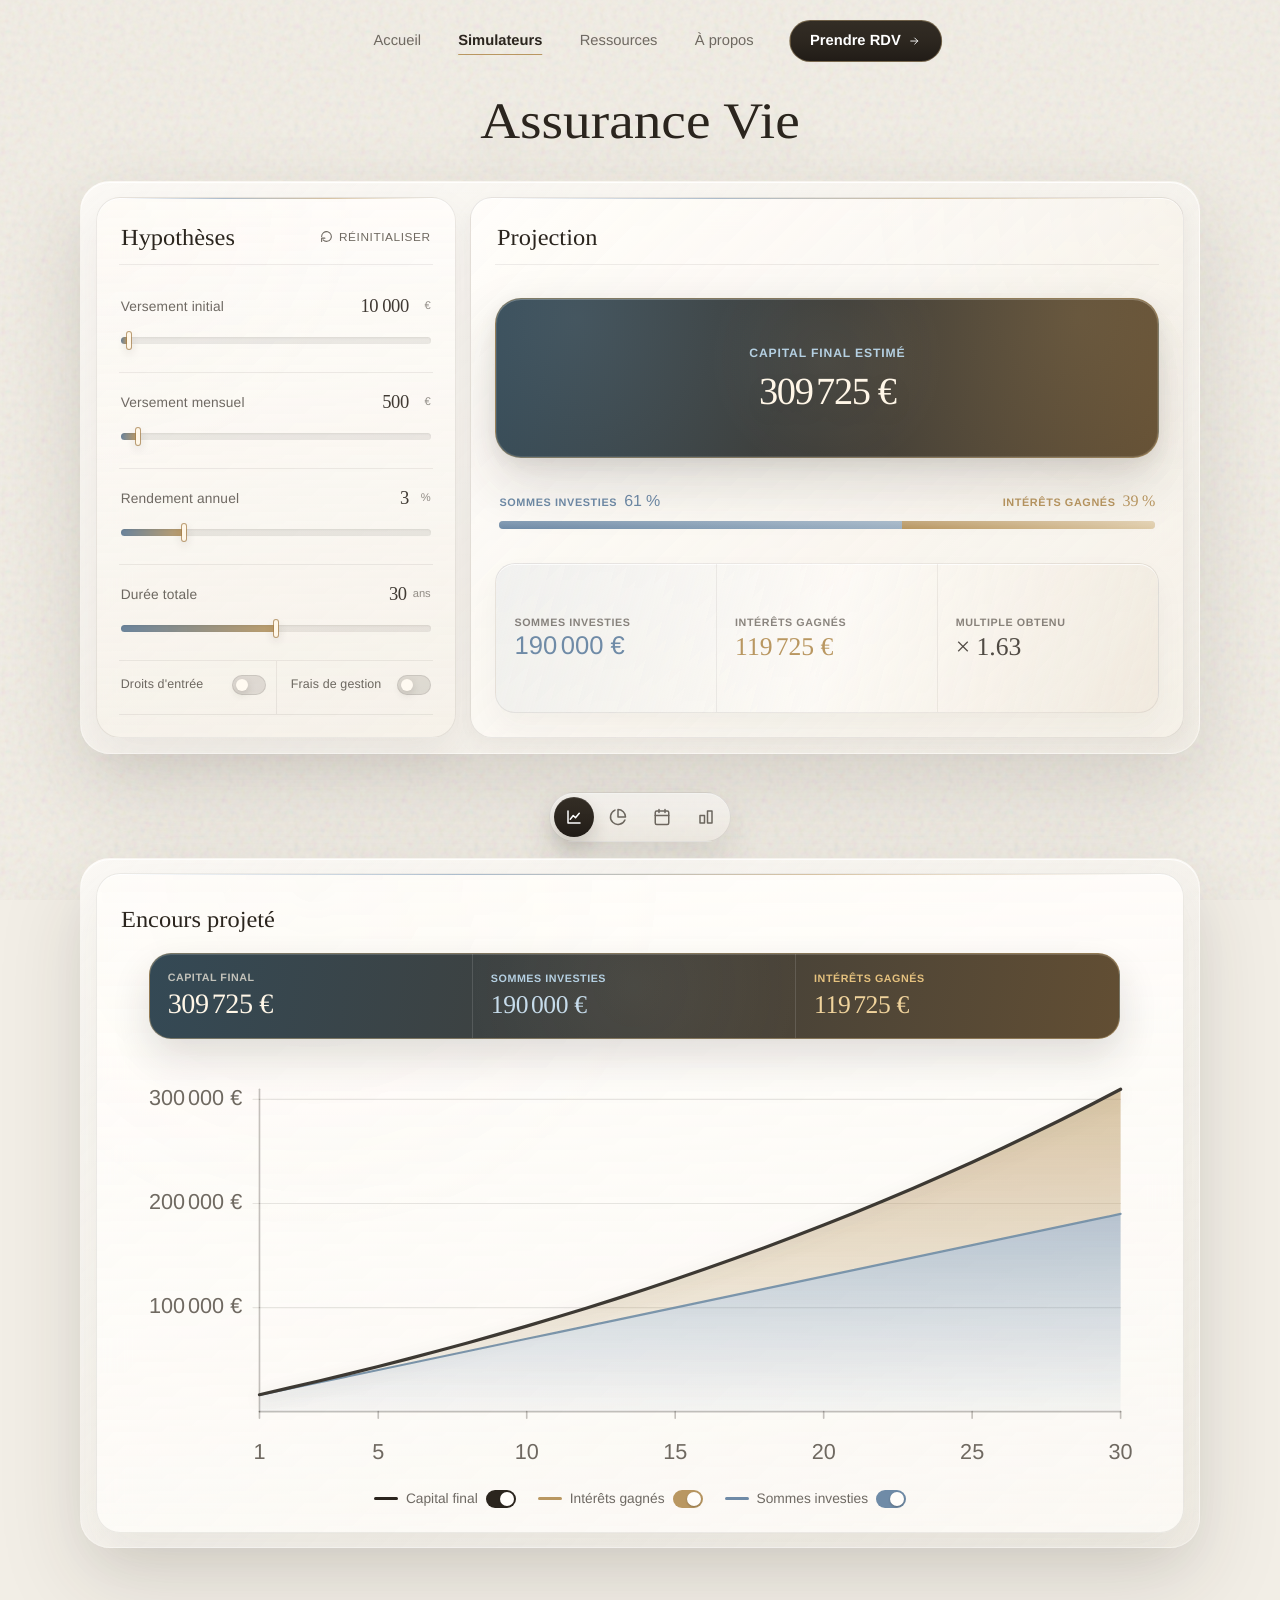
<file: simulateurs/projection.html>
<!doctype html>
<html lang="fr">
  <head>
    <meta charset="utf-8">
    <meta name="viewport" content="width=device-width, initial-scale=1">
    <title>Simulateur patrimonial</title>
    <link rel="icon" href="../favicon.ico" sizes="any">
    <link rel="icon" href="../assets/favicon-96x96.png" type="image/png" sizes="96x96">
    <link rel="apple-touch-icon" href="../assets/apple-touch-icon.png">
    <link rel="stylesheet" href="../styles.css">
  </head>
  <body class="tool-body">
    <main class="tool-page" aria-labelledby="tool-page-title">
      <nav class="main-nav" aria-label="Navigation principale">
        <input type="checkbox" id="nav-toggle" class="nav-toggle-checkbox" aria-label="Menu de navigation">
        <label for="nav-toggle" class="main-nav-scrim" aria-hidden="true"></label>
        <div class="main-nav-panel">
          <a href="../index.html">Accueil</a>
          <a href="../simulateurs.html" aria-current="page">Simulateurs</a>
          <a href="../ressources.html">Ressources</a>
          <a href="../a-propos.html">À propos</a>
          <a class="nav-cta" href="../rdv.html">
            Prendre RDV
            <svg viewBox="0 0 24 24" aria-hidden="true">
              <path d="M5 12h14"></path>
              <path d="m13 6 6 6-6 6"></path>
            </svg>
          </a>
        </div>
        <label for="nav-toggle" class="nav-toggle" aria-hidden="true">
          <svg class="nav-toggle-icon" viewBox="0 0 24 24" aria-hidden="true">
            <path d="M4 7h16"></path>
            <path d="M4 12h16"></path>
            <path d="M4 17h16"></path>
          </svg>
        </label>
      </nav>
      <nav class="tool-nav" aria-label="Navigation du simulateur">
        <h1 id="tool-page-title">Assurance Vie</h1>
      </nav>

      <section class="tool-layout">
        <section class="tool-overview" aria-label="Synthèse et hypothèses">
          <aside class="tool-params" aria-label="Hypothèses">
            <div class="tool-params-title">
              <h2><button type="button" id="zero-fields" class="tool-zero-fields" aria-label="Hypothèses — mettre les versements à zéro" title="Mettre les versements à zéro">Hypothèses</button></h2>
              <button type="button" id="reset-fields" class="tool-reset">
                <svg viewBox="0 0 24 24" aria-hidden="true"><path d="M3 12a9 9 0 1 1 2.64 6.36"></path><path d="M3 21v-6h6"></path></svg>
                Réinitialiser
              </button>
            </div>
            <div id="fields" class="tool-fields"></div>
          </aside>

          <div class="tool-summary" id="summary"></div>
        </section>

        <section class="tool-detail" aria-label="Projection détaillée">
          <div class="tool-view-toggle" aria-label="Affichage des résultats">
            <button class="is-active" type="button" data-view="chart" aria-label="Graphique" title="Graphique">
              <svg viewBox="0 0 24 24" aria-hidden="true"><path d="M4 4v16h16"></path><path d="M7 15l4-5 3 3 5-6"></path></svg>
            </button>
            <button type="button" data-view="pie" aria-label="Camembert" title="Camembert">
              <svg viewBox="0 0 24 24" aria-hidden="true"><path d="M21.21 15.89A10 10 0 1 1 8 2.83"></path><path d="M22 12A10 10 0 0 0 12 2v10z"></path></svg>
            </button>
            <button type="button" data-view="table" aria-label="Calendrier" title="Calendrier">
              <svg viewBox="0 0 24 24" aria-hidden="true"><rect x="3" y="4" width="18" height="18" rx="2"></rect><path d="M16 2v4M8 2v4M3 10h18"></path></svg>
            </button>
            <button type="button" data-view="compare" id="compare-view-button" aria-label="Comparaison Livret bancaire" title="Comparaison Livret bancaire" hidden>
              <svg viewBox="0 0 24 24" aria-hidden="true"><rect x="4" y="10" width="6" height="10"></rect><rect x="14" y="4" width="6" height="16"></rect></svg>
            </button>
          </div>

          <div class="tool-detail-panels">
            <div class="tool-chart-card" id="chart-panel">
              <div class="tool-card-title">
                <h2>Projection</h2>
                <button
                  type="button"
                  class="scpi-reinvest-control"
                  id="scpi-chart-reinvest"
                  aria-pressed="false"
                  hidden
                >
                  <span class="scpi-reinvest-copy">
                    <small>Réinvestissement</small>
                    <strong>Loyers non réinvestis</strong>
                  </span>
                  <span class="scpi-reinvest-switch" aria-hidden="true"><i></i></span>
                </button>
              </div>
              <div class="line-chart" id="chart" aria-label="Graphique de projection"></div>
            </div>
            <div class="tool-pie-card" id="pie-panel" hidden>
              <div class="tool-card-title">
                <h2>Répartition</h2>
              </div>
              <div class="pie-chart" id="pie" aria-label="Répartition du capital final"></div>
            </div>
            <div class="tool-table-card" id="table-panel" hidden>
              <div class="tool-card-title">
                <h2>Calendrier annuel</h2>
              </div>
              <div class="tool-table-wrap">
                <table id="projection-table"></table>
              </div>
            </div>
            <div class="tool-compare-card" id="compare-panel" hidden>
              <div class="tool-card-title">
                <h2>Livret bancaire vs Assurance Vie : manque à gagner sur 30 ans</h2>
              </div>
              <div class="line-chart" id="compare" aria-label="Comparaison entre un Livret bancaire et votre assurance vie"></div>
            </div>
          </div>
        </section>
      </section>
    </main>

    <script src="shared.js"></script>
    <script>
      // En dessous de 10€/mois, le montant mensuel devient peu lisible : on affiche alors
      // l'équivalent annuel s'il reste significatif. Au-dessus, le revenu mensuel reste
      // toujours prioritaire afin de montrer immédiatement ce que gagne l'investisseur.
      function scpiFlowRevenu(monthly) {
        const annual = monthly * 12;
        if (monthly >= 10) return { value: monthly, unit: "/mois", annual, showAnnual: monthly < 100 };
        if (annual >= 100) return { value: annual, unit: "/an", annual, showAnnual: false };
        return null;
      }

      // Pour le versement initial uniquement : l'annuel est prioritaire sous
      // 100 €/mois, tandis que l'équivalent mensuel reste visible en dessous.
      function scpiImmediateFlowRevenu(monthly) {
        if (!Number.isFinite(monthly) || monthly <= 0) return null;
        const annual = monthly * 12;
        if (monthly < 100) {
          return { value: annual, unit: "/an", secondaryValue: monthly, secondaryPeriod: "par mois" };
        }
        return { value: monthly, unit: "/mois", secondaryValue: annual, secondaryPeriod: "par an" };
      }

      const defaults = {
        scpi: {
          rendement: 5,
          versementInitial: 10000,
          versementMensuel: 300,
          dureeVersements: 30,
          dureeTotale: 50,
          reinvestir: false,
          tmi: 30,
          fiscaliteEuropeenne: false,
          tauxEffectifReinvestissement: 15
        },
        av: {
          capitalInitial: 10000,
          versementMensuel: 500,
          dureeTotale: 30,
          rendement: 3,
          frais: 0.6,
          fraisActifs: false,
          fraisEntree: 0,
          fraisEntreeActifs: false,
          tauxLivretA: 1.7
        }
      };

      const params = new URLSearchParams(window.location.search);
      const requestedMode = params.get("mode");
      if (requestedMode === "per") window.location.replace("../simulateurs.html");
      const initialMode = ["av", "scpi"].includes(requestedMode) ? requestedMode : "av";

      const state = {
        mode: initialMode,
        view: "chart",
        values: structuredClone(defaults),
        previousGauge: {},
        compareView: "ecart"
      };
      const scpiContributionReveals = {
        immediate: { pending: false, animateNext: false, timer: 0 },
        viager: { pending: false, animateNext: false, timer: 0 }
      };
      document.body.dataset.mode = state.mode;

      const modeContent = {
        av: {
          label: "Assurance Vie",
          title: "Assurance Vie",
          description: "Projection de l'encours dans le temps et visualisation des intérêts composés.",
          chartTitle: "Encours projeté"
        },
        scpi: {
          label: "SCPI",
          title: "SCPI",
          description: "Projection des loyers perçus par mois et par an, et de leur progression dans le temps.",
          chartTitle: "Évolution des loyers perçus"
        }
      };

      // Prélèvements sociaux en vigueur, appliqués aux revenus fonciers (SCPI françaises).
      const PS_RATE = 17.2;

      function computeScpi(values) {
        const rows = [];
        let versementsCumules = 0;
        let capital = 0;
        let revenusCumules = 0;
        // Seule la part nette de fiscalité d'un dividende réinvesti se capitalise
        // réellement : voir skill scpi-capitalisation. Deux régimes au choix (case
        // "Fiscalité européenne") : TMI + prélèvements sociaux français, ou taux
        // effectif forfaitaire approximant une SCPI étrangère (crédit d'impôt ou
        // taux effectif selon convention fiscale) — demandé par Victor, pour
        // comparer les deux en rendez-vous selon la situation du client.
        const tauxImposition = values.fiscaliteEuropeenne
          ? values.tauxEffectifReinvestissement / 100
          : (values.tmi + PS_RATE) / 100;

        for (let annee = 1; annee <= values.dureeTotale; annee++) {
          const versementAnnuel = annee <= values.dureeVersements ? values.versementMensuel * 12 : 0;
          if (annee === 1) {
            versementsCumules = values.versementInitial + versementAnnuel;
            capital = versementsCumules;
          } else {
            versementsCumules += versementAnnuel;
            capital += versementAnnuel;
          }

          const revenuAnnuel = capital * (values.rendement / 100);
          const revenuMensuel = revenuAnnuel / 12;
          revenusCumules += revenuAnnuel;

          if (values.reinvestir && annee <= values.dureeVersements) {
            const revenuReinvesti = revenuAnnuel * (1 - tauxImposition);
            capital += revenuReinvesti;
            versementsCumules += revenuReinvesti;
          }

          rows.push({
            annee,
            versementsCumules,
            versementAnnuel,
            revenuMensuel,
            revenuAnnuel,
            revenusCumules,
            capital
          });
        }
        return rows;
      }

      function computeAssuranceVie(values) {
        const rows = [];
        const rendementNet = Math.max(
          0,
          values.rendement
            - (values.fraisActifs ? values.frais : 0)
        );
        const entreeNet = 1 - (values.fraisEntreeActifs ? values.fraisEntree / 100 : 0);
        let versementsCumules = 0;
        let interetsCumules = 0;
        let capital = 0;

        for (let annee = 1; annee <= values.dureeTotale; annee++) {
          const versementAnnuel = values.versementMensuel * 12;
          const versementAnnuelNet = versementAnnuel * entreeNet;
          if (annee === 1) {
            const capitalInitialNet = values.capitalInitial * entreeNet;
            versementsCumules = values.capitalInitial + versementAnnuel;
            const interetsAnnuels = capitalInitialNet * (rendementNet / 100);
            interetsCumules += interetsAnnuels;
            capital = capitalInitialNet + versementAnnuelNet + interetsAnnuels;
            rows.push({ annee, versementsCumules, versementAnnuel, interetsAnnuels, interetsCumules, capital });
          } else {
            versementsCumules += versementAnnuel;
            const interetsAnnuels = capital * (rendementNet / 100);
            interetsCumules += interetsAnnuels;
            capital = capital + versementAnnuelNet + interetsAnnuels;
            rows.push({ annee, versementsCumules, versementAnnuel, interetsAnnuels, interetsCumules, capital });
          }
        }
        return rows;
      }

      // Même effort d'épargne (versement initial + mensuel) que l'assurance vie,
      // mais placé sur un Livret bancaire : sert de point de comparaison "sans risque".
      function computeLivretA(values) {
        const rows = [];
        let versementsCumules = 0;
        let capital = 0;

        for (let annee = 1; annee <= values.dureeTotale; annee++) {
          const versementAnnuel = values.versementMensuel * 12;
          if (annee === 1) {
            versementsCumules = values.capitalInitial + versementAnnuel;
            const interetsAnnuels = values.capitalInitial * (values.tauxLivretA / 100);
            capital = values.capitalInitial + versementAnnuel + interetsAnnuels;
            rows.push({ annee, versementsCumules, capital });
          } else {
            versementsCumules += versementAnnuel;
            const interetsAnnuels = capital * (values.tauxLivretA / 100);
            capital = capital + versementAnnuel + interetsAnnuels;
            rows.push({ annee, versementsCumules, capital });
          }
        }
        return rows;
      }

      const fieldDefinitions = {
        scpi: [
          { key: "rendement", label: "Taux de distribution", type: "number", min: 0, max: 15, step: 0.1, suffix: "%" },
          { key: "versementInitial", label: "Versement initial", type: "number", min: 0, max: 500000, step: 1000, suffix: "€" },
          { key: "versementMensuel", label: "Versement mensuel", type: "number", min: 0, max: 5000, step: 50, suffix: "€" },
          { key: "dureeVersements", label: "Durée des versements", type: "number", min: 0, max: 50, step: 1, suffix: "ans" },
          { key: "dureeTotale", label: "Durée totale", type: "number", min: 0, max: 80, step: 1, suffix: "ans" },
          { key: "reinvestir", label: "Réinvestir les loyers", type: "checkbox", checkedNote: "Les loyers sont réinjectés dans le capital pendant la période de versement, puis vous sont versés, nets de la fiscalité choisie ci-dessous." },
          { key: "fiscaliteEuropeenne", label: "Fiscalité européenne", type: "checkbox", dependsOn: "reinvestir", checkedNote: "Taux d'imposition effectif forfaitaire (crédit d'impôt ou taux effectif selon convention fiscale), au lieu de la TMI et des prélèvements sociaux français." },
          { key: "tmi", label: "Tranche marginale d'imposition (TMI)", type: "number", steps: [0, 11, 30, 41, 45], suffix: "%", dependsOn: (values) => values.reinvestir && !values.fiscaliteEuropeenne },
          { key: "tauxEffectifReinvestissement", label: "Taux d'imposition effectif estimé", type: "number", min: 0, max: 35, step: 0.5, suffix: "%", dependsOn: (values) => values.reinvestir && values.fiscaliteEuropeenne }
        ],
        av: [
          { key: "capitalInitial", label: "Versement initial", type: "number", min: 0, max: 500000, step: 1000, suffix: "€" },
          { key: "versementMensuel", label: "Versement mensuel", type: "number", min: 0, max: 10000, step: 50, suffix: "€" },
          { key: "rendement", label: "Rendement annuel", type: "number", min: 0, max: 15, step: 0.1, suffix: "%" },
          { key: "dureeTotale", label: "Durée totale", type: "number", min: 0, max: 60, step: 1, suffix: "ans" },
          { key: "fraisEntreeActifs", label: "Droits d'entrée", type: "checkbox" },
          { key: "fraisEntree", label: "Taux des droits d'entrée", type: "number", min: 0, max: 4.8, step: 0.1, suffix: "%", dependsOn: "fraisEntreeActifs" },
          { key: "fraisActifs", label: "Frais de gestion annuels", type: "checkbox" },
          { key: "frais", label: "Taux de frais de gestion", type: "number", min: 0, max: 3, step: 0.1, suffix: "%", dependsOn: "fraisActifs" }
        ]
      };

      function rowsForMode() {
        if (state.mode === "scpi") return computeScpi(state.values.scpi);
        return computeAssuranceVie(state.values.av);
      }

      function updateScpiReinvestment(nextValue, { preserveChartPosition = false } = {}) {
        const panel = document.querySelector("#chart-panel");
        const chart = document.querySelector("#chart");
        const panelRect = panel?.getBoundingClientRect();
        const chartIsVisible = panelRect
          ? panelRect.bottom > 0 && panelRect.top < window.innerHeight
          : false;
        const anchorTop = (preserveChartPosition || chartIsVisible) && panelRect ? panelRect.top : null;
        const lockedHeight = panelRect?.height || 0;

        // Le rendu du graphique et celui des hypothèses sont synchronisés, mais la
        // carte conserve ici son encombrement exact pendant le remplacement du SVG.
        // Cela évite que l'ancrage automatique du navigateur ne déplace la fenêtre.
        if (panel && lockedHeight) {
          panel.style.height = `${lockedHeight}px`;
          panel.classList.add("is-scenario-updating");
        }

        state.values.scpi.reinvestir = Boolean(nextValue);

        // Le champ TMI (dépendant de "reinvestir") apparaît/disparaît, donc le
        // panneau d'hypothèses est reconstruit, avec une transition de hauteur
        // pour éviter un saut brusque de mise en page.
        withHeightTransition(document.querySelector(".tool-params"), renderFields);
        renderOutputs();

        const restoreAnchor = () => {
          if (anchorTop === null || !panel) return;
          const delta = panel.getBoundingClientRect().top - anchorTop;
          if (Math.abs(delta) > 0.5) window.scrollBy({ top: delta, left: 0, behavior: "instant" });
        };

        restoreAnchor();
        requestAnimationFrame(() => {
          restoreAnchor();
          if (!panel) return;
          panel.classList.remove("is-scenario-updating");
          requestAnimationFrame(restoreAnchor);
        });
      }

      function releaseScpiChartHeightLock() {
        const panel = document.querySelector("#chart-panel");
        if (!panel) return;
        panel.style.height = "";
        panel.classList.remove("is-scenario-updating");
      }

      let outputsRenderFrame = 0;

      function scheduleRenderOutputs() {
        if (outputsRenderFrame) return;
        releaseScpiChartHeightLock();
        outputsRenderFrame = requestAnimationFrame(() => {
          outputsRenderFrame = 0;
          renderOutputs();
        });
      }

      function queueScpiContributionReveal(flow, fieldKey, previousValue, nextValue) {
        if (state.mode !== "scpi") return;
        const reveal = scpiContributionReveals[flow];
        if (!reveal) return;
        const wasVisible = Number(previousValue) > 0;
        const isVisible = Number(nextValue) > 0;

        if (!isVisible) {
          window.clearTimeout(reveal.timer);
          reveal.timer = 0;
          reveal.pending = false;
          reveal.animateNext = false;
          return;
        }

        if (!wasVisible || reveal.pending) {
          reveal.pending = true;
          reveal.animateNext = false;
          window.clearTimeout(reveal.timer);
          reveal.timer = window.setTimeout(() => {
            reveal.timer = 0;
            if (Number(state.values.scpi[fieldKey]) <= 0) return;
            reveal.pending = false;
            reveal.animateNext = true;
            renderOutputs();
          }, 120);
        }
      }

      function renderFields() {
        const fields = document.querySelector("#fields");
        const values = state.values[state.mode];
        const fieldRefreshers = [];
        fields.innerHTML = "";

        const handleFieldValueChange = (key, previousValue, nextValue) => {
          if (key === "versementInitial") {
            queueScpiContributionReveal("immediate", key, previousValue, nextValue);
          } else if (key === "versementMensuel") {
            queueScpiContributionReveal("viager", key, previousValue, nextValue);
          }
          scheduleRenderOutputs();
        };
        const handleFieldCommit = () => {
          releaseScpiChartHeightLock();
          renderOutputs();
        };

        const renderSelectField = (field) => {
          const label = document.createElement("label");
          label.className = "tool-field tool-select-field";

          const span = document.createElement("span");
          span.textContent = typeof field.label === "function" ? field.label(values) : field.label;

          const control = document.createElement("div");
          control.className = "tool-select-wrap";
          const select = document.createElement("select");
          select.setAttribute("aria-label", span.textContent);
          field.options.forEach((optionValue) => {
            const option = document.createElement("option");
            option.value = optionValue;
            const unit = optionValue === 1 ? "part" : "parts";
            option.textContent = `${formatInputNumber(optionValue)} ${unit}`;
            option.selected = values[field.key] === optionValue;
            select.append(option);
          });
          select.addEventListener("change", () => {
            values[field.key] = Number(select.value);
            renderOutputs();
          });
          control.append(select);
          label.append(span, control);
          return label;
        };

        const renderFees = () => {
          const feeGroup = document.createElement("div");
          feeGroup.className = "tool-fee-group";

          [
            {
              toggleKey: "fraisEntreeActifs",
              valueKey: "fraisEntree",
              label: "Droits d'entrée",
              rateLabel: "Taux",
              max: 4.8
            },
            {
              toggleKey: "fraisActifs",
              valueKey: "frais",
              label: "Frais de gestion",
              rateLabel: "Taux annuel",
              max: 3
            }
          ].forEach((fee) => {
            const card = document.createElement("div");
            card.className = "tool-fee-card";
            const toggle = document.createElement("label");
            toggle.className = "tool-fee-toggle";
            const title = document.createElement("span");
            title.textContent = fee.label;
            const input = document.createElement("input");
            input.type = "checkbox";
            input.checked = values[fee.toggleKey];
            input.addEventListener("change", () => {
              values[fee.toggleKey] = input.checked;
              withHeightTransition(document.querySelector(".tool-params"), () => {
                renderFields();
                renderOutputs();
              });
            });
            toggle.append(title, input);
            card.append(toggle);

            if (values[fee.toggleKey]) {
              card.append(renderNumberField({
                key: fee.valueKey,
                label: fee.rateLabel,
                type: "number",
                min: 0,
                max: fee.max,
                step: 0.1,
                suffix: "%"
              }, values, fieldRefreshers, {
                mini: true,
                onValueChange: handleFieldValueChange,
                onCommit: handleFieldCommit
              }));
            }

            feeGroup.append(card);
          });

          fields.append(feeGroup);
        };

        fieldDefinitions[state.mode].forEach((field) => {
          // dependsOn accepte soit la clé d'un champ booléen (comportement
          // d'origine), soit une fonction de prédicat pour les cas où la
          // visibilité dépend de plusieurs champs à la fois (ex. "tmi" et
          // "tauxEffectifReinvestissement", mutuellement exclusifs selon le
          // régime fiscal choisi) — demandé par Victor.
          if (field.dependsOn) {
            const satisfait = typeof field.dependsOn === "function" ? field.dependsOn(values) : values[field.dependsOn];
            if (!satisfait) return;
          }
          if (state.mode === "av" && ["fraisEntreeActifs", "fraisEntree", "fraisActifs", "frais"].includes(field.key)) return;

          if (field.type === "select") {
            fields.append(renderSelectField(field));
            return;
          }

          if (field.type !== "checkbox") {
            fields.append(renderNumberField(field, values, fieldRefreshers, {
              onValueChange: handleFieldValueChange,
              onCommit: handleFieldCommit
            }));
            return;
          }

          const label = document.createElement("label");
          label.className = "tool-switch-row";

          const span = document.createElement("span");
          span.textContent = typeof field.label === "function" ? field.label(values) : field.label;
          label.append(span);

          const input = document.createElement("input");
          input.type = "checkbox";
          input.checked = values[field.key];
          input.dataset.checkboxField = field.key;
          input.addEventListener("change", () => {
            if (state.mode === "scpi" && field.key === "reinvestir") {
              updateScpiReinvestment(input.checked);
              return;
            }
            values[field.key] = input.checked;
            withHeightTransition(document.querySelector(".tool-params"), render);
          });
          label.append(input);

          fields.append(label);

          if (field.checkedNote) {
            const note = document.createElement("small");
            note.className = "tool-field-note";
            note.dataset.noteFor = field.key;
            note.classList.toggle("is-visible", Boolean(values[field.key]));
            note.setAttribute("aria-hidden", String(!values[field.key]));
            note.textContent = field.checkedNote;
            fields.append(note);
          }
        });

        if (state.mode === "av") renderFees();
      }

      function animateFormattedNumber(element, target, formatter, duration = 420) {
        if (!element) return;

        const reducedMotion = window.matchMedia("(prefers-reduced-motion: reduce)").matches;
        const storedValue = Number(element.dataset.value);
        const startValue = Number.isFinite(element._displayValue)
          ? element._displayValue
          : Number.isFinite(storedValue) ? storedValue : target;
        const token = (element._valueAnimationToken = (element._valueAnimationToken || 0) + 1);

        if (reducedMotion || !Number.isFinite(startValue) || Math.abs(target - startValue) < 0.001) {
          element._displayValue = target;
          element.dataset.value = target;
          element.textContent = formatter(target);
          element.classList.remove("is-number-updating");
          return;
        }

        const startedAt = performance.now();
        element.classList.add("is-number-updating");

        const update = (now) => {
          if (element._valueAnimationToken !== token) return;
          const progress = Math.min(1, (now - startedAt) / duration);
          const eased = 1 - Math.pow(1 - progress, 3);
          const current = startValue + (target - startValue) * eased;

          element._displayValue = current;
          element.dataset.value = current;
          element.textContent = formatter(current);

          if (progress < 1) {
            requestAnimationFrame(update);
            return;
          }

          element._displayValue = target;
          element.dataset.value = target;
          element.textContent = formatter(target);
          element.classList.remove("is-number-updating");
        };

        requestAnimationFrame(update);
      }

      function renderSummary(rows) {
        const last = rows.at(-1) || {};
        const summary = document.querySelector("#summary");

        if (state.mode === "av") {
          const capital = last.capital || 0;
          const invested = last.versementsCumules || 0;
          const interests = last.interetsCumules || 0;
          const investedShare = capital > 0 ? Math.max(0, Math.min(100, (invested / capital) * 100)) : 0;
          const interestsShare = Math.max(0, 100 - investedShare);
          const multiple = invested > 0 ? capital / invested : 0;
          const existingResult = summary.querySelector(".av-result");

          if (existingResult) {
            const updateNumber = (key, target, formatter) => {
              animateFormattedNumber(existingResult.querySelector(`[data-av-value="${key}"]`), target, formatter);
            };

            updateNumber("capital", capital, formatMoney);
            updateNumber("invested-share", investedShare, (value) => `${formatNumber(value)} %`);
            updateNumber("interests-share", interestsShare, (value) => `${formatNumber(value)} %`);
            updateNumber("invested", invested, formatMoney);
            updateNumber("interests", interests, formatMoney);
            updateNumber("multiple", multiple, (value) => `× ${value.toFixed(2)}`);

            const [investedBar, interestsBar] = existingResult.querySelectorAll(".capital-breakdown > div");
            if (investedBar) investedBar.style.width = `${investedShare}%`;
            if (interestsBar) interestsBar.style.width = `${interestsShare}%`;
            return;
          }

          summary.innerHTML = `
            <article class="tool-result-card tool-result-editorial av-result">
              <div class="tool-summary-title">
                <h2>Projection</h2>
              </div>
              <div class="tool-hero tool-hero-single">
                <div class="tool-hero-panel tool-hero-panel-blue">
                  <span class="tool-hero-label">Capital final estimé</span>
                  <strong class="tool-hero-amount value-update" data-av-value="capital" data-value="${capital}">${formatMoney(capital)}</strong>
                </div>
              </div>
              <div class="capital-gauge">
                <div class="capital-breakdown-labels">
                  <span class="capital-metric-invested"><em>Sommes investies</em><strong data-av-value="invested-share" data-value="${investedShare}">${formatNumber(investedShare)} %</strong></span>
                  <span class="capital-metric-interest"><em>Intérêts gagnés</em><strong data-av-value="interests-share" data-value="${interestsShare}">${formatNumber(interestsShare)} %</strong></span>
                </div>
                <div class="capital-breakdown" aria-label="Répartition du capital final">
                  <div style="width:${investedShare}%"></div>
                  <div style="width:${interestsShare}%"></div>
                </div>
              </div>
              <div class="capital-metrics">
                <span class="capital-metric-invested"><small>Sommes investies</small><strong class="value-update" data-av-value="invested" data-value="${invested}">${formatMoney(invested)}</strong></span>
                <span class="capital-metric-interest"><small>Intérêts gagnés</small><strong class="value-update" data-av-value="interests" data-value="${interests}">${formatMoney(interests)}</strong></span>
                <span class="capital-metric-multiple"><small>Multiple obtenu</small><strong class="value-update" data-av-value="multiple" data-value="${multiple}">× ${multiple.toFixed(2)}</strong></span>
              </div>
            </article>
          `;
          return;
        }

        if (state.mode === "scpi") {
          const values = state.values.scpi;
          const loyerMensuelFin = last.revenuMensuel || 0;
          const totalLoyers = last.revenusCumules || 0;
          const effortMensuel = values.versementMensuel;
          const capitalFinal = last.capital || 0;
          const partInitiale = capitalFinal > 0 ? values.versementInitial / capitalFinal : 0;
          const revenuInitial = loyerMensuelFin * partInitiale;
          const revenuEffort = loyerMensuelFin - revenuInitial;
          const immediateFlow = scpiImmediateFlowRevenu(revenuInitial);
          const viagerFlow = scpiFlowRevenu(revenuEffort);
          const hasInitialPayment = Number(values.versementInitial) > 0;
          const hasScheduledPayment = Number(values.versementMensuel) > 0;
          const initialReveal = scpiContributionReveals.immediate;
          const scheduledReveal = scpiContributionReveals.viager;
          if (!hasInitialPayment) {
            window.clearTimeout(initialReveal.timer);
            initialReveal.timer = 0;
            initialReveal.pending = false;
            initialReveal.animateNext = false;
          }
          if (!hasScheduledPayment) {
            window.clearTimeout(scheduledReveal.timer);
            scheduledReveal.timer = 0;
            scheduledReveal.pending = false;
            scheduledReveal.animateNext = false;
          }
          const showInitialPayment = hasInitialPayment && !initialReveal.pending;
          const showScheduledPayment = hasScheduledPayment && !scheduledReveal.pending;
          const animateInitialPayment = showInitialPayment && initialReveal.animateNext;
          const animateScheduledPayment = showScheduledPayment && scheduledReveal.animateNext;
          const moneyMarkup = (amount) => `<span class="scpi-money-value">${formatMoney(amount).replace(/\s?€$/, "")}</span><small class="scpi-money-unit">€</small>`;
          const flowSecondaryMarkup = (flow) => {
            if (flow.secondaryValue !== undefined) {
              return `<span class="scpi-flow-annual"><span>soit </span>${moneyMarkup(flow.secondaryValue)}<span> ${flow.secondaryPeriod}</span></span>`;
            }
            if (flow.showAnnual) return `<span class="scpi-flow-annual">${moneyMarkup(flow.annual)}<span> par an</span></span>`;
            return "";
          };
          const flowAmountMarkup = (flow) => `
            <strong class="scpi-flow-amount value-update">${moneyMarkup(flow.value)}<small class="scpi-flow-period">${flow.unit}</small></strong>
            ${flowSecondaryMarkup(flow)}
          `;

          summary.innerHTML = `
            <article class="tool-result-card tool-result-editorial">
              <div class="tool-summary-title">
                <h2>Projection</h2>
              </div>
              <div class="tool-hero">
                <div class="tool-hero-panel tool-hero-panel-blue">
                  <span class="tool-hero-label">Patrimoine immobilier final</span>
                  <strong class="tool-hero-amount value-update">${moneyMarkup(last.capital)}</strong>
                </div>
                <div class="tool-hero-panel tool-hero-panel-gold">
                  <span class="tool-hero-label">Loyer mensuel viager</span>
                  <strong class="tool-hero-amount value-update">${moneyMarkup(loyerMensuelFin)}<small class="tool-hero-currency">/mois<span class="tool-hero-lifetime">—&nbsp;à vie</span></small></strong>
                </div>
              </div>
              <div class="scpi-flow-grid">
              ${showInitialPayment && immediateFlow ? `
              <div class="scpi-flow is-open${animateInitialPayment ? " is-contribution-entering" : ""}" data-flow="immediate" aria-label="Mécanique du versement initial : capital versé aujourd'hui, loyer généré dès le premier mois">
                <div class="scpi-flow-step scpi-flow-effort">
                  <span class="scpi-flow-label">Versement initial</span>
                  <strong class="scpi-flow-amount value-update">${moneyMarkup(values.versementInitial)}</strong>
                </div>
                <div class="scpi-flow-reveal" id="scpi-reveal-immediate">
                  <div class="scpi-flow-step scpi-flow-revenu">
                    <span class="scpi-flow-label">Loyer perçu immédiatement</span>
                    ${flowAmountMarkup(immediateFlow)}
                  </div>
                </div>
              </div>
              ` : ""}
              ${showScheduledPayment && viagerFlow ? `
              <div class="scpi-flow is-open${animateScheduledPayment ? " is-contribution-entering" : ""}" data-flow="viager" aria-label="Mécanique du versement programmé : effort mensuel pendant la phase d'épargne, loyer viager ensuite">
                <div class="scpi-flow-step scpi-flow-effort">
                  <span class="scpi-flow-label">Versement programmé</span>
                  <strong class="scpi-flow-amount value-update">${moneyMarkup(effortMensuel)}<small class="scpi-flow-period">/mois</small></strong>
                  <span class="scpi-flow-duration">pendant ${values.dureeVersements} ans</span>
                </div>
                <div class="scpi-flow-reveal" id="scpi-reveal-viager">
                  <div class="scpi-flow-step scpi-flow-revenu">
                    <span class="scpi-flow-label">Loyer perçu<br>à terme</span>
                    ${flowAmountMarkup(viagerFlow)}
                  </div>
                </div>
              </div>
              ` : ""}
              </div>
              <div class="scpi-summary-row">
                <div class="capital-shares">
                  <span><small>Total des loyers perçus</small><strong class="value-update">${moneyMarkup(totalLoyers)}</strong></span>
                </div>
                <div class="capital-insight">
                  <p>
                    Ce loyer de <strong class="scpi-insight-income">${moneyMarkup(loyerMensuelFin)}<small class="scpi-flow-period">/mois</small></strong> continue à vie, sans nouvel effort de votre part, tant que vous détenez vos parts.
                  </p>
                </div>
              </div>
            </article>
          `;

          [
            { active: animateInitialPayment, reveal: initialReveal, flow: "immediate", value: immediateFlow?.value },
            { active: animateScheduledPayment, reveal: scheduledReveal, flow: "viager", value: viagerFlow?.value }
          ].forEach(({ active, reveal, flow, value }) => {
            if (!active) return;
            reveal.animateNext = false;
            const amount = summary.querySelector(`[data-flow="${flow}"] .scpi-flow-revenu .scpi-money-value`);
            if (amount) {
              amount.dataset.value = "0";
              amount._displayValue = 0;
              amount.textContent = formatNumber(0);
              const startAmountReveal = () => {
                if (!amount.isConnected) return;
                animateFormattedNumber(amount, value, formatNumber, 720);
              };
              if (window.matchMedia("(prefers-reduced-motion: reduce)").matches) {
                startAmountReveal();
              } else {
                window.setTimeout(startAmountReveal, 520);
              }
            }
          });

          return;
        }
      }

      // Le graphique ne compare plus "versé" et "loyers perçus" (une course qui semble
      // perdue tant que le point de bascule n'est pas atteint) : il montre uniquement la
      // progression du loyer mensuel lui-même, avec des jalons chiffrés à quelques années
      // clés. Le total versé reste visible en contexte, mais en retrait.
      function renderRentGrowthChart(rows) {
        const chart = document.querySelector("#chart");
        window.clearTimeout(chart._focusTimer);
        if (!rows.length) {
          chart.dataset.initialized = "false";
          chart.innerHTML = `
            <div class="chart-zero-state" role="status">
              <span>Déplacez un curseur pour afficher la projection.</span>
            </div>
          `;
          return;
        }
        const width = 960;
        const height = 400;
        const pad = { top: 64, right: 36, bottom: 54, left: 128 };
        const values = state.values.scpi;

        const rentSeries = rows.map((row) => row.revenuMensuel || 0);
        const previousSeries = Array.isArray(chart._rentSeries) && chart._rentSeries.length === rentSeries.length
          ? chart._rentSeries
          : null;
        const scenarioChanged = previousSeries !== null && chart._reinvested !== values.reinvestir;
        const reducedMotion = window.matchMedia("(prefers-reduced-motion: reduce)").matches;
        const animateScenario = scenarioChanged && !reducedMotion;
        const lastYear = rows.length;
        const hasIncomePhase = values.dureeVersements < lastYear;

        // Un jalon tous les 10 ans d'investissement, jusqu'à l'année où les versements
        // s'arrêtent : au-delà, le loyer ne bouge plus (il devient viager), donc la
        // série de jalons s'arrête là plutôt que de continuer à afficher des décennies
        // qui répéteraient le même montant. Ce jalon final devient le loyer viager.
        const viagerYear = values.dureeVersements >= 1 && values.dureeVersements < rows.length
          ? values.dureeVersements
          : null;
        const finalMilestoneYear = viagerYear !== null ? viagerYear : lastYear;

        const candidateYears = new Set();
        for (let annee = 10; annee <= finalMilestoneYear; annee += 10) candidateYears.add(annee);
        candidateYears.add(finalMilestoneYear);
        const milestoneYears = Array.from(candidateYears).sort((a, b) => a - b);

        const currentMax = Math.max(...rentSeries, 1);
        const scaleMax = currentMax * 1.08;
        const previousScaleMax = Number(chart._scaleMax) || scaleMax;
        const animateBars = chart.dataset.initialized !== "true" && !animateScenario;
        const plotWidth = width - pad.left - pad.right;
        const x = (index) => pad.left + (index / Math.max(rows.length - 1, 1)) * (width - pad.left - pad.right);
        const y = (value) => height - pad.bottom - (value / scaleMax) * (height - pad.top - pad.bottom);
        const baseline = height - pad.bottom;

        // Barres plutôt que courbe lissée : effet "relevé de compte qui grossit chaque
        // année", plus parlant qu'une simple diagonale. Les jalons se détachent en couleur
        // pleine (le dernier en encre) sur le fond dégradé des barres courantes.
        const barSlot = plotWidth / Math.max(rows.length, 1);
        const barWidth = Math.max(2, barSlot * 0.62);
        const barRadius = Math.min(4, barWidth / 2);
        const bars = rentSeries.map((value, index) => {
          const annee = index + 1;
          const topY = y(value);
          const barHeight = Math.max(0, baseline - topY);
          const phaseClass = annee <= values.dureeVersements ? "chart-bar-investment" : "chart-bar-income";
          const classes = ["chart-bar", phaseClass];
          if (animateBars) classes.push("chart-bar-enter");
          if (milestoneYears.includes(annee)) classes.push("chart-bar-milestone");
          if (annee === finalMilestoneYear) classes.push("chart-bar-final");
          const animationStyle = animateBars ? ` style="--bar-delay: ${index * 9}ms"` : "";
          const previousValue = previousSeries?.[index] || 0;
          const previousY = height - pad.bottom - (previousValue / previousScaleMax) * (height - pad.top - pad.bottom);
          const previousHeight = Math.max(0, baseline - previousY);
          const scenarioAnimation = animateScenario ? `
            <animate attributeName="y" from="${previousY.toFixed(2)}" to="${topY.toFixed(2)}" dur="920ms" calcMode="spline" keySplines="0.22 1 0.36 1" fill="freeze"></animate>
            <animate attributeName="height" from="${previousHeight.toFixed(2)}" to="${barHeight.toFixed(2)}" dur="920ms" calcMode="spline" keySplines="0.22 1 0.36 1" fill="freeze"></animate>
          ` : "";
          return `<rect class="${classes.join(" ")}"${animationStyle} x="${(x(index) - barWidth / 2).toFixed(2)}" y="${topY.toFixed(2)}" width="${barWidth.toFixed(2)}" height="${barHeight.toFixed(2)}" rx="${barRadius.toFixed(2)}">${scenarioAnimation}</rect>`;
        }).join("");

        const grid = niceValueTicks(scaleMax, 4).map((value) => {
          const lineY = y(value);
          return `
            <g>
              <line x1="${pad.left}" y1="${lineY}" x2="${width - pad.right}" y2="${lineY}" />
              <text x="${pad.left - 16}" y="${lineY + 5}">${formatMoney(value)}</text>
            </g>
          `;
        }).join("");
        const ticks = niceYearTicks(rows.length).map((annee) => {
          const tickX = x(annee - 1);
          return `<text x="${tickX}" y="${height - 10}">${annee}</text>`;
        }).join("");

        // Jalons affichés en cartouches sous le graphique plutôt qu'en texte flottant
        // sur les barres : lisible à toutes les tailles, sans risque de chevauchement.
        const milestoneChips = milestoneYears.map((annee) => {
          const value = rentSeries[annee - 1];
          const isFinal = annee === finalMilestoneYear;
          const label = annee === viagerYear ? `Année ${annee} · Loyer viager` : `Année ${annee}`;
          return `
            <div class="chart-milestone-chip${isFinal ? " chart-milestone-chip-final" : ""}">
              <span>${label}</span>
              <strong><b class="chart-milestone-value" data-value="${value}">${formatMoney(value)}</b><small>/mois</small></strong>
            </div>
          `;
        }).join("");

        chart.innerHTML = `
          <div class="chart-milestone-strip" style="grid-template-columns: repeat(${milestoneYears.length}, 1fr)">${milestoneChips}</div>
          <div class="chart-canvas">
            <svg viewBox="0 0 ${width} ${height}" role="img" aria-label="Évolution du loyer mensuel perçu au fil des années">
              <defs>
                <linearGradient id="chartAreaGains" x1="0" y1="0" x2="0" y2="1">
                  <stop offset="0%" stop-color="#ad8143" stop-opacity="0.98"></stop>
                  <stop offset="52%" stop-color="#c29a60" stop-opacity="0.9"></stop>
                  <stop offset="100%" stop-color="#6f879d" stop-opacity="0.68"></stop>
                </linearGradient>
                <linearGradient id="chartAreaIncome" x1="0" y1="0" x2="0" y2="1">
                  <stop offset="0%" stop-color="#a97836" stop-opacity="0.98"></stop>
                  <stop offset="55%" stop-color="#caa466" stop-opacity="0.9"></stop>
                  <stop offset="100%" stop-color="#e5cfaa" stop-opacity="0.72"></stop>
                </linearGradient>
              </defs>
              <g class="chart-grid${animateScenario ? " chart-grid-scenario-shift" : ""}">${grid}</g>
              <g class="chart-bars">${bars}</g>
              <g class="chart-axis">${ticks}</g>
              <g class="chart-hover">
                <line class="chart-hover-line" x1="0" y1="${pad.top}" x2="0" y2="${height - pad.bottom}"></line>
                <circle class="chart-hover-dot chart-hover-dot-gains" r="4"></circle>
              </g>
            </svg>
            <div class="chart-tooltip">
              <span class="chart-tooltip-year"></span>
              <div class="chart-tooltip-row chart-tooltip-gains"><small>Loyer</small><strong></strong></div>
            </div>
          </div>
          <div class="chart-legend">
            <span><i class="legend-investment-phase"></i>Phase d’investissement</span>
            ${hasIncomePhase ? '<span><i class="legend-income-phase"></i>Phase de rente</span>' : ""}
          </div>
        `;

        chart.dataset.initialized = "true";
        chart._rentSeries = [...rentSeries];
        chart._reinvested = values.reinvestir;
        chart._scaleMax = scaleMax;
        setupRentGrowthHover(chart, rows, { x, y, pad, width, height, rentSeries, hoverScaleY: 1.05 });

        if (animateScenario) {
          const milestoneChips = chart.querySelectorAll(".chart-milestone-chip");
          milestoneYears.forEach((annee, index) => {
            const amount = milestoneChips[index]?.querySelector(".chart-milestone-value");
            if (!amount) return;
            const previousValue = previousSeries[annee - 1] || 0;
            const targetValue = rentSeries[annee - 1] || 0;
            amount._displayValue = previousValue;
            amount.dataset.value = previousValue;
            amount.textContent = formatMoney(previousValue);
            requestAnimationFrame(() => animateFormattedNumber(amount, targetValue, formatMoney, 920));
          });

          const finalChip = milestoneChips[milestoneChips.length - 1];
          if ((rentSeries.at(-1) || 0) > (previousSeries.at(-1) || 0)) {
            finalChip?.classList.add("is-value-rising");
          }
        }
      }

      function setupRentGrowthHover(chart, rows, ctx) {
        const svg = chart.querySelector("svg");
        const canvas = chart.querySelector(".chart-canvas");
        const hoverGroup = chart.querySelector(".chart-hover");
        const hoverLine = chart.querySelector(".chart-hover-line");
        const hoverDot = chart.querySelector(".chart-hover-dot-gains");
        const tooltip = chart.querySelector(".chart-tooltip");
        const tooltipYear = chart.querySelector(".chart-tooltip-year");
        const tooltipRent = chart.querySelector(".chart-tooltip-gains strong");
        const barElements = chart.querySelectorAll(".chart-bar");
        let activeBar = null;
        if (!svg || !rows.length) return;

        hoverGroup.style.display = "none";
        tooltip.hidden = true;

        const updateAt = (clientX, clientY) => {
          const point = svg.createSVGPoint();
          point.x = clientX;
          point.y = clientY;
          const ctm = svg.getScreenCTM();
          if (!ctm) return;
          const local = point.matrixTransform(ctm.inverse());
          const ratio = (local.x - ctx.pad.left) / (ctx.width - ctx.pad.left - ctx.pad.right);
          const index = Math.max(0, Math.min(rows.length - 1, Math.round(ratio * (rows.length - 1))));
          const row = rows[index];
          const px = ctx.x(index);
          const py = ctx.y(ctx.rentSeries[index]);
          const baseline = ctx.height - ctx.pad.bottom;
          const visualPy = baseline - (baseline - py) * ctx.hoverScaleY;

          if (activeBar !== barElements[index]) {
            activeBar?.classList.remove("is-hovered");
            activeBar = barElements[index];
            activeBar?.classList.add("is-hovered");
          }

          hoverGroup.style.display = "";
          hoverLine.setAttribute("x1", px);
          hoverLine.setAttribute("x2", px);
          hoverLine.setAttribute("y1", visualPy);
          hoverDot.setAttribute("cx", px);
          hoverDot.setAttribute("cy", visualPy);

          tooltipYear.textContent = `Année ${row.annee}`;
          tooltipRent.textContent = `${formatMoney(ctx.rentSeries[index])}/mois`;

          const screenPoint = svg.createSVGPoint();
          screenPoint.x = px;
          // L'infobulle suit précisément le sommet visuel de la barre afin de
          // conserver un écart court et constant avec la ligne de repère.
          screenPoint.y = visualPy;
          const screenPos = screenPoint.matrixTransform(ctm);
          const canvasRect = canvas.getBoundingClientRect();
          tooltip.hidden = false;
          tooltip.style.left = `${screenPos.x - canvasRect.left}px`;
          tooltip.style.top = `${screenPos.y - canvasRect.top}px`;
        };

        const hide = () => {
          activeBar?.classList.remove("is-hovered");
          activeBar = null;
          hoverGroup.style.display = "none";
          tooltip.hidden = true;
        };

        svg.addEventListener("mousemove", (event) => updateAt(event.clientX, event.clientY));
        svg.addEventListener("mouseleave", hide);
        svg.addEventListener("touchmove", (event) => {
          const touch = event.touches[0];
          if (touch) updateAt(touch.clientX, touch.clientY);
        }, { passive: true });
        svg.addEventListener("touchend", hide);
      }

      function renderChart(rows) {
        if (state.mode === "scpi") {
          renderRentGrowthChart(rows);
          return;
        }
        const metric = "interetsCumules";
        const metricLabel = "Intérêts gagnés";
        const investedSeries = rows.map((row) => Math.max(0, row.versementsCumules || 0));
        const capitalSeries = rows.map((row, i) => Math.max(investedSeries[i], row.capital || 0));
        const zeroSeries = rows.map(() => 0);
        renderLineChart(rows, {
          series: [
            { role: "invested", label: "Sommes investies", values: investedSeries },
            { role: "capital", label: "Capital final", values: capitalSeries }
          ],
          areas: [
            { role: "invested", lower: zeroSeries, upper: investedSeries },
            { role: "gains", lower: investedSeries, upper: capitalSeries }
          ],
          tooltipExtras: [
            { role: "gains", label: metricLabel, key: metric }
          ],
          legend: [
            { role: "capital", label: "Capital final" },
            { role: "gains", label: metricLabel },
            { role: "invested", label: "Sommes investies" }
          ],
          totals: [
            { label: "Capital final", value: rows.at(-1)?.capital },
            { label: "Sommes investies", value: rows.at(-1)?.versementsCumules, className: "capital-metric-invested" },
            { label: metricLabel, value: rows.at(-1)?.[metric], className: "capital-metric-interest" }
          ],
          ariaLabel: "Evolution annuelle du capital, des intérêts et des sommes investies"
        });
      }

      const SCPI_TABLE_YEARS = [1, 2, 3, 4, 5, 10, 15, 20, 30, 40, 50, 60, 70, 80];

      const TMI_BRACKETS = [0, 11, 30, 41, 45];

      function computeFiscalImpact(revenuAnnuelBrut, tmi) {
        const irAmount = revenuAnnuelBrut * (tmi / 100);
        const psAmount = revenuAnnuelBrut * (PS_RATE / 100);
        return {
          francaise: {
            irShare: tmi,
            psShare: PS_RATE,
            irAmount,
            psAmount,
            totalRate: tmi + PS_RATE,
            net: revenuAnnuelBrut - irAmount - psAmount
          },
          etrangere: {
            irShare: tmi,
            psShare: 0,
            irAmount,
            psAmount: 0,
            totalRate: tmi,
            net: revenuAnnuelBrut - irAmount
          }
        };
      }

      function fiscalDonut(irShare, psShare, label) {
        const size = 176;
        const strokeWidth = 22;
        const radius = (size - strokeWidth) / 2;
        const circumference = 2 * Math.PI * radius;
        const gap = 5;
        let cursor = 0;
        const parts = [
          { share: irShare, className: "fiscal-donut-ir" },
          { share: psShare, className: "fiscal-donut-ps" }
        ];
        const circles = parts.map((part) => {
          if (part.share <= 0) return "";
          const full = (part.share / 100) * circumference;
          const hasGap = part.share < 100;
          const drawn = Math.max(0, full - (hasGap ? gap : 0));
          const offset = cursor + (hasGap ? gap / 2 : 0);
          cursor += full;
          return `<circle class="fiscal-donut-segment ${part.className}" cx="${size / 2}" cy="${size / 2}" r="${radius}" stroke-width="${strokeWidth}" stroke-dasharray="${drawn} ${circumference - drawn}" stroke-dashoffset="${-offset}"></circle>`;
        }).join("");
        return `
          <svg viewBox="0 0 ${size} ${size}" class="fiscal-donut" role="img" aria-label="${label}">
            <circle class="fiscal-donut-track" cx="${size / 2}" cy="${size / 2}" r="${radius}" stroke-width="${strokeWidth}"></circle>
            ${circles}
          </svg>
        `;
      }

      function fiscalCard(title, data, hasPS) {
        return `
          <div class="fiscal-card${hasPS ? "" : " fiscal-card-foreign"}">
            <h3>${title}</h3>
            <div class="fiscal-donut-wrap">
              ${fiscalDonut(data.irShare, data.psShare, `Taux d'imposition : ${formatPercent(data.totalRate)} %`)}
              <div class="fiscal-donut-center">
                <strong>${formatPercent(data.totalRate)} %</strong>
                <span>imposition</span>
              </div>
            </div>
            <ul class="fiscal-breakdown">
              <li class="fiscal-line-ir"><span>Impôt sur le revenu (${formatPercent(data.irShare)} %)</span><strong>${formatMoney(data.irAmount)}</strong></li>
              <li class="fiscal-line-ps${hasPS ? "" : " fiscal-line-void"}"><span>Prélèvements sociaux${hasPS ? ` (${formatPercent(PS_RATE)} %)` : ""}</span><strong>${hasPS ? formatMoney(data.psAmount) : "Supprimés"}</strong></li>
              <li class="fiscal-line-net"><span>Loyer net</span><strong>${formatMoney(data.net)}</strong></li>
            </ul>
          </div>
        `;
      }

      function renderFiscal(rows) {
        const panel = document.querySelector("#fiscal");
        const values = state.values.scpi;
        const last = rows.at(-1) || {};
        const revenuAnnuelBrut = last.revenuAnnuel || 0;
        const impact = computeFiscalImpact(revenuAnnuelBrut, values.tmi);
        const gainAnnuel = impact.francaise.psAmount;

        panel.innerHTML = `
          <p class="fiscal-intro">
            Illustration sur le loyer annuel brut de l'année ${rows.length} (${formatMoney(revenuAnnuelBrut)}), selon votre tranche marginale d'imposition.
          </p>
          <div class="fiscal-tmi">
            <span>Tranche marginale d'imposition (TMI)</span>
            <div class="tool-presets">
              ${TMI_BRACKETS.map((t) => `<button type="button" class="tool-preset${values.tmi === t ? " is-active" : ""}" data-tmi="${t}">${t} %</button>`).join("")}
            </div>
          </div>
          <div class="fiscal-compare">
            ${fiscalCard("SCPI françaises", impact.francaise, true)}
            ${fiscalCard("SCPI européennes / étrangères", impact.etrangere, false)}
          </div>
          <div class="fiscal-gain">
            <p>
              En optant pour des SCPI de sources étrangères (zone européenne, via convention fiscale), vous économiseriez environ
              <strong>${formatMoney(gainAnnuel)}</strong> par an de prélèvements sociaux sur ce loyer, soit
              <strong>${formatMoney(gainAnnuel / 12)}</strong> de plus par mois dans votre poche, à rendement égal.
            </p>
          </div>
          <p class="fiscal-disclaimer">
            Simplification illustrative du mécanisme du taux effectif applicable à certaines SCPI investies hors de France
            (Allemagne, Pays-Bas, Espagne…) : selon la convention fiscale applicable, les prélèvements sociaux ne s'appliquent
            pas aux revenus fonciers de source étrangère, seul l'impôt sur le revenu reste dû. Cette estimation ne remplace
            pas une étude fiscale personnalisée.
          </p>
        `;

        panel.querySelectorAll(".tool-preset").forEach((button) => {
          button.addEventListener("click", () => {
            values.tmi = Number(button.dataset.tmi);
            renderFiscal(rows);
          });
        });
      }

      function setupCompareHover(chart, avRows, ctx) {
        const svg = chart.querySelector("svg");
        const canvas = chart.querySelector(".chart-canvas");
        const hoverGroup = chart.querySelector(".chart-hover");
        const hoverLine = chart.querySelector(".chart-hover-line");
        const hoverDotAv = chart.querySelector(".chart-hover-dot-capital");
        const hoverDotLivret = chart.querySelector(".chart-hover-dot-invested");
        const tooltip = chart.querySelector(".chart-tooltip");
        const tooltipYear = chart.querySelector(".chart-tooltip-year");
        const tooltipAv = chart.querySelector(".chart-tooltip-capital strong");
        const tooltipLivret = chart.querySelector(".chart-tooltip-invested strong");
        if (!svg || !avRows.length) return;

        hoverGroup.style.display = "none";
        tooltip.hidden = true;

        const updateAt = (clientX, clientY) => {
          const point = svg.createSVGPoint();
          point.x = clientX;
          point.y = clientY;
          const ctm = svg.getScreenCTM();
          if (!ctm) return;
          const local = point.matrixTransform(ctm.inverse());
          const ratio = (local.x - ctx.pad.left) / (ctx.width - ctx.pad.left - ctx.pad.right);
          const index = Math.max(0, Math.min(avRows.length - 1, Math.round(ratio * (avRows.length - 1))));
          const row = avRows[index];
          const px = ctx.x(index);
          const avY = ctx.y(ctx.avSeries[index]);
          const livretY = ctx.y(ctx.livretSeries[index]);

          hoverGroup.style.display = "";
          hoverLine.setAttribute("x1", px);
          hoverLine.setAttribute("x2", px);
          hoverDotAv.setAttribute("cx", px);
          hoverDotAv.setAttribute("cy", avY);
          hoverDotLivret.setAttribute("cx", px);
          hoverDotLivret.setAttribute("cy", livretY);

          tooltipYear.textContent = `Année ${row.annee}`;
          tooltipAv.textContent = formatMoney(roundToHundred(ctx.avSeries[index]));
          tooltipLivret.textContent = formatMoney(roundToHundred(ctx.livretSeries[index]));

          const screenPoint = svg.createSVGPoint();
          screenPoint.x = px;
          screenPoint.y = Math.min(avY, livretY);
          const screenPos = screenPoint.matrixTransform(ctm);
          const canvasRect = canvas.getBoundingClientRect();
          tooltip.hidden = false;
          tooltip.style.left = `${screenPos.x - canvasRect.left}px`;
          tooltip.style.top = `${screenPos.y - canvasRect.top}px`;
        };

        const hide = () => {
          hoverGroup.style.display = "none";
          tooltip.hidden = true;
        };

        svg.addEventListener("mousemove", (event) => updateAt(event.clientX, event.clientY));
        svg.addEventListener("mouseleave", hide);
        svg.addEventListener("touchmove", (event) => {
          const touch = event.touches[0];
          if (touch) updateAt(touch.clientX, touch.clientY);
        }, { passive: true });
        svg.addEventListener("touchend", hide);
      }

      function animateValue(el, from, to, duration = 700) {
        const token = (el._animateToken = (el._animateToken || 0) + 1);
        const start = performance.now();
        const step = (now) => {
          if (el._animateToken !== token) return;
          const progress = Math.min(1, (now - start) / duration);
          const eased = 1 - Math.pow(1 - progress, 3);
          el.textContent = formatMoney(from + (to - from) * eased).replace(/\s?€$/, "");
          if (progress < 1) requestAnimationFrame(step);
        };
        requestAnimationFrame(step);
      }

      function renderCompareSubtabs() {
        return `
          <div class="tool-presets">
            <button type="button" class="tool-preset${state.compareView === "ecart" ? " is-active" : ""}" data-subview="ecart">Manque à gagner</button>
            <button type="button" class="tool-preset${state.compareView === "evolution" ? " is-active" : ""}" data-subview="evolution">Évolution dans le temps</button>
          </div>
        `;
      }

      function renderLivretRateControl(values) {
        const min = 0;
        const max = 5;
        const progress = ((values.tauxLivretA - min) / (max - min)) * 100;
        return `
          <div class="livret-rate-control">
            <div class="livret-rate-heading">
              <span>Taux net du Livret bancaire retenu</span>
              <strong><span data-livret-rate-value>${formatPercent(values.tauxLivretA)}</span><small>&nbsp;%</small></strong>
            </div>
            <input
              class="livret-rate-range"
              type="range"
              min="${min}"
              max="${max}"
              step="0.1"
              value="${values.tauxLivretA}"
              style="--range-progress:${Math.max(0, Math.min(100, progress))}%"
              aria-label="Taux net du Livret bancaire retenu"
              aria-valuetext="${formatPercent(values.tauxLivretA)} %"
              data-livret-rate
            >
          </div>
        `;
      }

      function renderCompareDisclaimer() {
        return `
          <p class="fiscal-disclaimer">
            Comparaison brute avant fiscalité de sortie, au taux net de votre choix. Si vous retenez le taux réel du Livret A, rappel : versements plafonnés à 22 950 € par personne (les intérêts déjà acquis continuent au-delà).
          </p>
        `;
      }

      function renderCompareShock(chart, avSeries, livretSeries, values) {
        const avFinal = avSeries.at(-1) || 0;
        const livretFinal = livretSeries.at(-1) || 0;
        const ecart = Math.max(0, avFinal - livretFinal);
        const livretShare = avFinal > 0 ? Math.max(0, Math.min(100, (livretFinal / avFinal) * 100)) : 0;
        const previous = state.previousGauge.compare || { ecart: 0, livretShare: 0 };

        chart.innerHTML = `
          ${renderCompareSubtabs()}
          <div class="capital-heading">
            <div>
              <strong class="capital-amount value-update"><span class="compare-shock-value">${formatMoney(previous.ecart).replace(/\s?€$/, "")}</span><span class="capital-currency">€</span></strong>
            </div>
          </div>
          <div class="compare-race" aria-label="Comparaison des capitaux finaux entre Livret bancaire et assurance vie">
            <div class="compare-race-row">
              <div class="compare-race-head">
                <span>Livret bancaire <small>${values.tauxLivretA} % net</small></span>
                <strong>${formatMoney(livretFinal)}</strong>
              </div>
              <div class="compare-race-track"><span class="compare-race-bar compare-race-bar-livret" style="width:${previous.livretShare}%"></span></div>
            </div>
            <div class="compare-race-row">
              <div class="compare-race-head">
                <span>Assurance Vie <small>${values.rendement} %</small></span>
                <strong>${formatMoney(avFinal)}</strong>
              </div>
              <div class="compare-race-track"><span class="compare-race-bar compare-race-bar-av" style="width:100%"></span></div>
            </div>
          </div>
          <p class="capital-insight">
            En plaçant ${formatMoney(values.capitalInitial)} aujourd'hui puis ${formatMoney(values.versementMensuel)} chaque mois pendant ${formatNumber(values.dureeTotale)} ans,
            un Livret bancaire à ${formatPercent(values.tauxLivretA)}&nbsp;% plafonnerait à ${formatMoney(livretFinal)}, contre ${formatMoney(avFinal)} pour l'assurance vie à
            ${formatPercent(values.rendement)}&nbsp;% : c'est ${formatMoney(ecart)} que le client laisse sur la table en restant sur un placement sans risque.
          </p>
          ${renderLivretRateControl(values)}
          ${renderCompareDisclaimer()}
        `;

        state.previousGauge.compare = { ecart, livretShare };
        requestAnimationFrame(() => {
          const bar = chart.querySelector(".compare-race-bar-livret");
          if (bar) bar.style.width = `${livretShare}%`;
          const valueEl = chart.querySelector(".compare-shock-value");
          if (valueEl) animateValue(valueEl, previous.ecart, ecart);
        });
      }

      function renderCompareEvolution(chart, avRows, avSeries, livretSeries, values) {
        const width = 960;
        const height = 380;
        const pad = { top: 28, right: 36, bottom: 54, left: 128 };
        const avAdjusted = avSeries.map((value, i) => Math.max(value, livretSeries[i]));
        const max = Math.max(...avSeries, ...livretSeries, 1);

        const x = (index) => pad.left + (index / Math.max(avRows.length - 1, 1)) * (width - pad.left - pad.right);
        const y = (value) => height - pad.bottom - (value / max) * (height - pad.top - pad.bottom);
        const pointsFor = (series) => series.map((value, index) => `${x(index)},${y(value)}`).join(" ");
        const areaPath = (lowerSeries, upperSeries) => {
          const top = upperSeries.map((value, index) => `${x(index)},${y(value)}`);
          const bottom = lowerSeries.map((value, index) => `${x(index)},${y(value)}`).reverse();
          return `M${top.join(" L")} L${bottom.join(" L")} Z`;
        };
        const zeroSeries = avRows.map(() => 0);

        const grid = niceValueTicks(max, 4).map((value) => {
          const lineY = y(value);
          return `
            <g>
              <line x1="${pad.left}" y1="${lineY}" x2="${width - pad.right}" y2="${lineY}" />
              <text x="${pad.left - 16}" y="${lineY + 5}">${formatMoney(value)}</text>
            </g>
          `;
        }).join("");
        const ticks = niceYearTicks(avRows.length).map((annee) => {
          const tickX = x(annee - 1);
          return `<text x="${tickX}" y="${height - 10}">${annee}</text>`;
        }).join("");

        const avFinal = avSeries.at(-1) || 0;
        const livretFinal = livretSeries.at(-1) || 0;
        const ecart = Math.max(0, avFinal - livretFinal);

        chart.innerHTML = `
          ${renderCompareSubtabs()}
          <div class="chart-totals">
            <span class="capital-metric-invested">Livret bancaire <strong>${formatMoney(livretFinal)}</strong></span>
            <span class="capital-metric-interest">Assurance Vie <strong>${formatMoney(avFinal)}</strong></span>
            <span>Manque à gagner <strong>${formatMoney(ecart)}</strong></span>
          </div>
          <div class="chart-canvas">
            <svg viewBox="0 0 ${width} ${height}" role="img" aria-label="Comparaison entre un Livret bancaire et votre assurance vie">
              <defs>
                <linearGradient id="chartAreaInvested" x1="0" y1="0" x2="0" y2="1">
                  <stop offset="0%" stop-color="#6f8ba7" stop-opacity="0.5"></stop>
                  <stop offset="100%" stop-color="#6f8ba7" stop-opacity="0.05"></stop>
                </linearGradient>
                <linearGradient id="chartAreaGains" x1="0" y1="0" x2="0" y2="1">
                  <stop offset="0%" stop-color="#b99761" stop-opacity="0.55"></stop>
                  <stop offset="100%" stop-color="#b99761" stop-opacity="0.08"></stop>
                </linearGradient>
              </defs>
              <g class="chart-grid">${grid}</g>
              <path class="chart-area chart-area-invested" d="${areaPath(zeroSeries, livretSeries)}"></path>
              <path class="chart-area chart-area-gains" d="${areaPath(livretSeries, avAdjusted)}"></path>
              <polyline class="chart-line chart-line-invested" points="${pointsFor(livretSeries)}"></polyline>
              <polyline class="chart-line chart-line-capital" points="${pointsFor(avSeries)}"></polyline>
              <g class="chart-axis">${ticks}</g>
              <g class="chart-hover">
                <line class="chart-hover-line" x1="0" y1="${pad.top}" x2="0" y2="${height - pad.bottom}"></line>
                <circle class="chart-hover-dot chart-hover-dot-capital" r="4"></circle>
                <circle class="chart-hover-dot chart-hover-dot-invested" r="4"></circle>
              </g>
            </svg>
            <div class="chart-tooltip">
              <span class="chart-tooltip-year"></span>
              <div class="chart-tooltip-row chart-tooltip-capital"><small>Assurance Vie</small><strong></strong></div>
              <div class="chart-tooltip-row chart-tooltip-invested"><small>Livret bancaire</small><strong></strong></div>
            </div>
          </div>
          <div class="chart-legend">
            <span><i class="legend-invested"></i>Livret bancaire</span>
            <span><i class="legend-capital"></i>Assurance Vie</span>
          </div>
          ${renderLivretRateControl(values)}
          ${renderCompareDisclaimer()}
        `;

        setupCompareHover(chart, avRows, { x, y, pad, width, avSeries, livretSeries });
      }

      function renderCompare(avRows) {
        const chart = document.querySelector("#compare");
        const values = state.values.av;
        const livretRows = computeLivretA(values);
        const avSeries = avRows.map((row) => row.capital || 0);
        const livretSeries = livretRows.map((row) => row.capital || 0);

        if (!avRows.length) {
          chart.innerHTML = `
            ${renderCompareSubtabs()}
            <div class="chart-zero-state" role="status">
              <span>Déplacez un curseur pour afficher la comparaison.</span>
            </div>
            ${renderLivretRateControl(values)}
            ${renderCompareDisclaimer()}
          `;
        } else if (state.compareView === "evolution") {
          renderCompareEvolution(chart, avRows, avSeries, livretSeries, values);
        } else {
          renderCompareShock(chart, avSeries, livretSeries, values);
        }

        chart.querySelectorAll("[data-subview]").forEach((button) => {
          button.addEventListener("click", () => {
            state.compareView = button.dataset.subview;
            renderCompare(avRows);
          });
        });
        const rateRange = chart.querySelector("[data-livret-rate]");
        if (rateRange) {
          rateRange.addEventListener("input", () => {
            values.tauxLivretA = Number(rateRange.value);
            const progress = (values.tauxLivretA / Number(rateRange.max || 5)) * 100;
            const value = chart.querySelector("[data-livret-rate-value]");
            rateRange.style.setProperty("--range-progress", `${Math.max(0, Math.min(100, progress))}%`);
            rateRange.setAttribute("aria-valuetext", `${formatPercent(values.tauxLivretA)} %`);
            if (value) value.textContent = formatPercent(values.tauxLivretA);
          });
          rateRange.addEventListener("change", () => renderCompare(avRows));
        }
      }

      function renderOutputs() {
        const rows = rowsForMode();
        const content = modeContent[state.mode];
        const chartReinvestControl = document.querySelector("#scpi-chart-reinvest");
        document.title = `${content.title} | Simulateur`;
        document.querySelector("#tool-page-title").textContent = content.title;
        document.querySelector(".tool-card-title h2").textContent = content.chartTitle;
        chartReinvestControl.hidden = state.mode !== "scpi";
        if (state.mode === "scpi") {
          const reinvestir = state.values.scpi.reinvestir;
          chartReinvestControl.classList.toggle("is-active", reinvestir);
          chartReinvestControl.setAttribute("aria-pressed", String(reinvestir));
          chartReinvestControl.setAttribute("aria-label", reinvestir ? "Désactiver le réinvestissement des loyers" : "Activer le réinvestissement des loyers");
          chartReinvestControl.querySelector("strong").textContent = reinvestir ? "Loyers réinvestis" : "Loyers non réinvestis";
        }
        if (state.mode === "av") {
          document.querySelector("#compare-panel .tool-card-title h2").textContent = `Livret bancaire vs Assurance Vie : manque à gagner sur ${formatNumber(state.values.av.dureeTotale)} ans`;
        }
        renderSummary(rows);
        renderChart(rows);
        renderPie(rows, {
          metric: state.mode === "scpi" ? "revenusCumules" : "interetsCumules",
          metricLabel: state.mode === "scpi" ? "Loyers cumulés" : "Intérêts gagnés"
        });

        let tableHeaders;
        let tableMapper;
        let tableRows = rows;
        if (state.mode === "scpi") {
          tableHeaders = ["Année", "Versements", "Loyer mensuel", "Loyer annuel", "Loyers cumulés", "Capital"];
          tableMapper = (row) => [row.annee, formatMoney(row.versementsCumules), formatMoney(row.revenuMensuel), formatMoney(row.revenuAnnuel), formatMoney(row.revenusCumules), formatMoney(row.capital)];
          const milestones = new Set(SCPI_TABLE_YEARS.filter((year) => year <= rows.length));
          if (rows.length) milestones.add(rows.length);
          tableRows = rows.filter((row) => milestones.has(row.annee));
        } else {
          tableHeaders = ["Année", "Versements", "Intérêts annuels", "Intérêts cumulés", "Capital"];
          tableMapper = (row) => [row.annee, formatMoney(row.versementsCumules), formatMoney(row.interetsAnnuels), formatMoney(row.interetsCumules), formatMoney(row.capital)];
        }
        renderTable(tableHeaders, tableMapper, tableRows);

        if (state.mode === "av") renderCompare(rows);
      }

      function render() {
        releaseScpiChartHeightLock();
        renderFields();
        renderOutputs();
      }

      document.querySelector("#zero-fields").addEventListener("click", () => {
        const values = state.values[state.mode];
        const versementFields = {
          av: ["capitalInitial", "versementMensuel"],
          scpi: ["versementInitial", "versementMensuel"]
        };
        (versementFields[state.mode] || []).forEach((key) => {
          values[key] = 0;
        });
        withHeightTransition(document.querySelector(".tool-params"), render);
      });

      document.querySelector("#reset-fields").addEventListener("click", () => {
        state.values[state.mode] = structuredClone(defaults[state.mode]);
        if (state.mode === "scpi") {
          Object.values(scpiContributionReveals).forEach((reveal) => {
            window.clearTimeout(reveal.timer);
            reveal.timer = 0;
            reveal.pending = false;
            reveal.animateNext = false;
          });
        }
        withHeightTransition(document.querySelector(".tool-params"), render);
      });

      document.querySelector("#scpi-chart-reinvest").addEventListener("click", () => {
        if (state.mode !== "scpi") return;
        updateScpiReinvestment(!state.values.scpi.reinvestir, { preserveChartPosition: true });
      });

      window.addEventListener("resize", releaseScpiChartHeightLock, { passive: true });

      if (state.mode === "av") {
        document.querySelector("#compare-view-button").hidden = false;
      }

      document.querySelectorAll(".tool-view-toggle button").forEach((button) => {
        button.addEventListener("click", () => {
          const applyView = () => {
            state.view = button.dataset.view;
            document.querySelectorAll(".tool-view-toggle button").forEach((item) => {
              item.classList.toggle("is-active", item === button);
            });
            document.querySelector("#chart-panel").hidden = state.view !== "chart";
            document.querySelector("#pie-panel").hidden = state.view !== "pie";
            document.querySelector("#table-panel").hidden = state.view !== "table";
            document.querySelector("#compare-panel").hidden = state.view !== "compare";
          };
          if (document.startViewTransition) {
            document.startViewTransition(applyView);
          } else {
            applyView();
          }
        });
      });

      render();
    </script>
  </body>
</html>
</file>
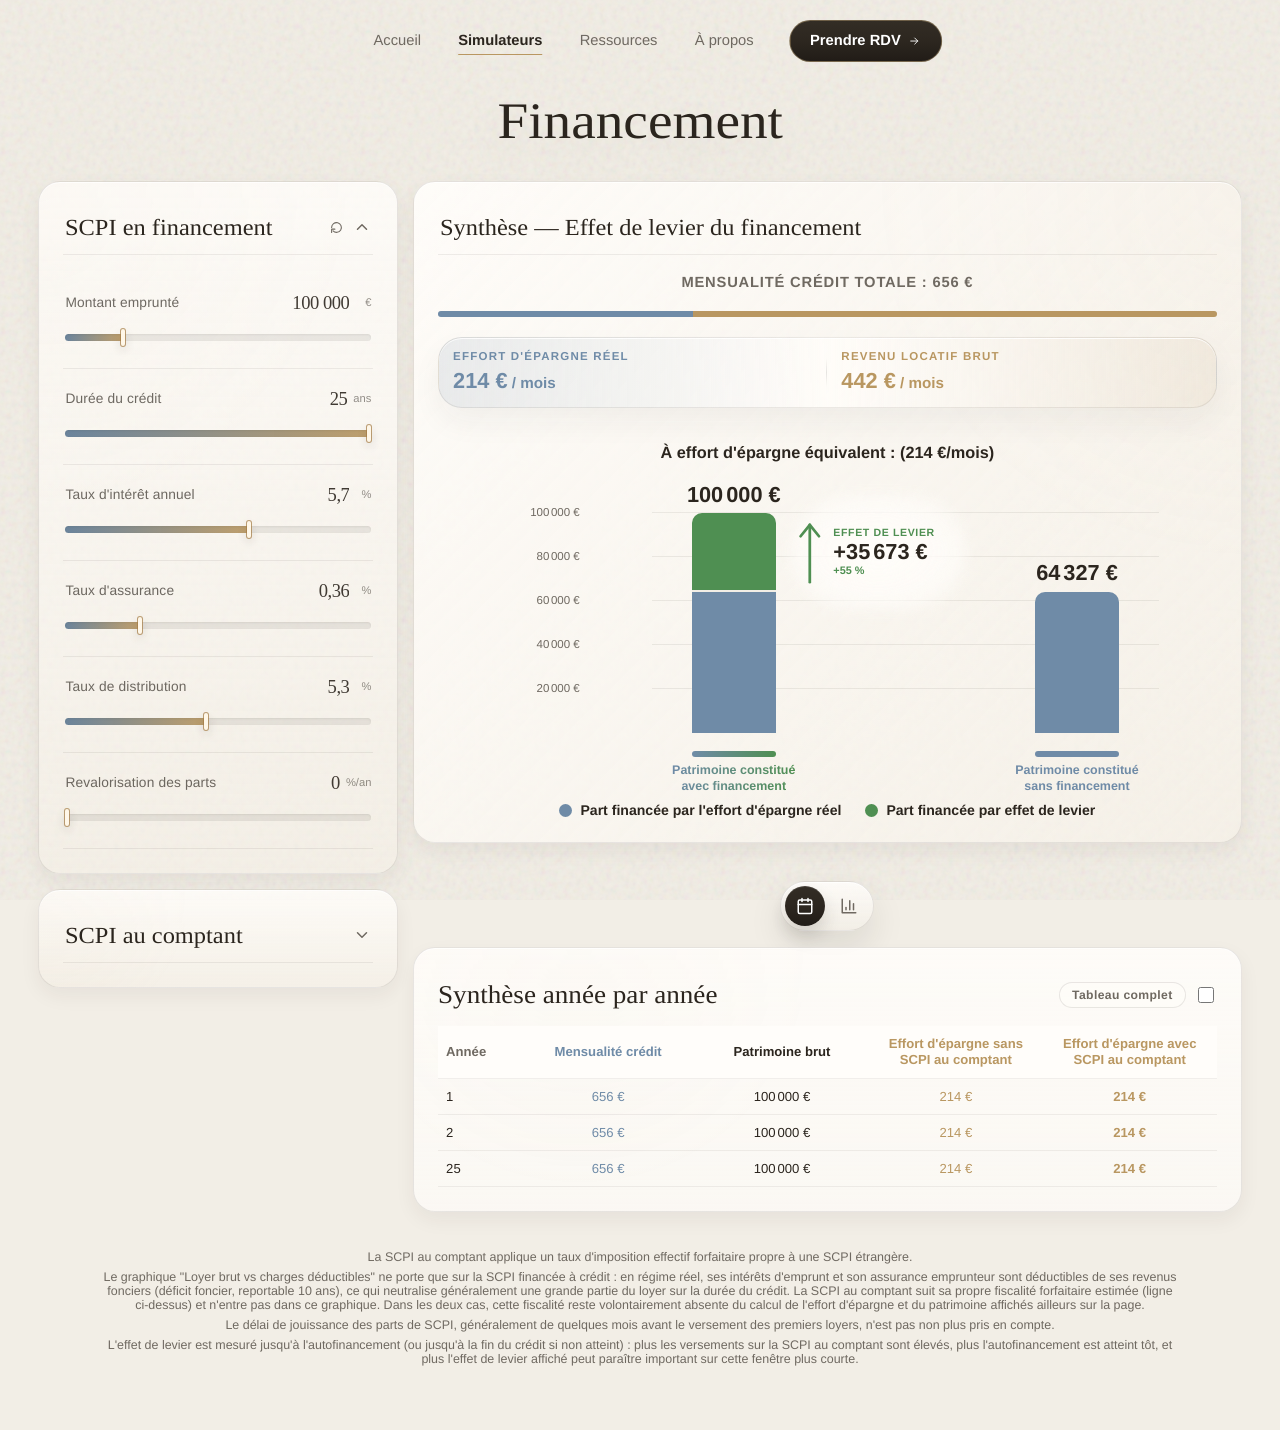
<file: simulateurs/une-pierre-deux-coups.html>
<!doctype html>
<html lang="fr">
  <head>
    <meta charset="utf-8">
    <meta name="viewport" content="width=device-width, initial-scale=1">
    <title>Financement | Simulateur</title>
    <link rel="icon" href="../favicon.ico" sizes="any">
    <link rel="icon" href="../assets/favicon-96x96.png" type="image/png" sizes="96x96">
    <link rel="apple-touch-icon" href="../assets/apple-touch-icon.png">
    <link rel="stylesheet" href="../styles.css">
  </head>
  <body class="tool-body">
    <main class="tool-page" aria-labelledby="tool-page-title">
      <nav class="main-nav" aria-label="Navigation principale">
        <input type="checkbox" id="nav-toggle" class="nav-toggle-checkbox" aria-label="Menu de navigation">
        <label for="nav-toggle" class="main-nav-scrim" aria-hidden="true"></label>
        <div class="main-nav-panel">
          <a href="../index.html">Accueil</a>
          <a href="../simulateurs.html" aria-current="page">Simulateurs</a>
          <a href="../ressources.html">Ressources</a>
          <a href="../a-propos.html">À propos</a>
          <a class="nav-cta" href="../rdv.html">
            Prendre RDV
            <svg viewBox="0 0 24 24" aria-hidden="true">
              <path d="M5 12h14"></path>
              <path d="m13 6 6 6-6 6"></path>
            </svg>
          </a>
        </div>
        <label for="nav-toggle" class="nav-toggle" aria-hidden="true">
          <svg class="nav-toggle-icon" viewBox="0 0 24 24" aria-hidden="true">
            <path d="M4 7h16"></path>
            <path d="M4 12h16"></path>
            <path d="M4 17h16"></path>
          </svg>
        </label>
      </nav>
      <nav class="tool-nav" aria-label="Navigation du simulateur">
        <h1 id="tool-page-title">Financement</h1>
      </nav>

      <section class="tool-layout">
        <section class="tool-overview" aria-label="Synthèse et hypothèses">
          <div class="tool-params-stack">
            <aside class="tool-params" aria-label="Hypothèses crédit">
              <div class="tool-params-title">
                <h2><button type="button" id="zero-fields" class="tool-zero-fields" aria-label="SCPI en financement — mettre le montant emprunté à zéro" title="Mettre le montant emprunté à zéro">SCPI en financement</button></h2>
                <div class="tool-params-title-actions">
                  <button type="button" id="reset-fields" class="tool-reset" aria-label="Réinitialiser" title="Réinitialiser">
                    <svg viewBox="0 0 24 24" aria-hidden="true"><path d="M3 12a9 9 0 1 1 2.64 6.36"></path><path d="M3 21v-6h6"></path></svg>
                  </button>
                  <button type="button" id="toggle-fields" class="tool-collapsible-chevron-btn" aria-expanded="true" aria-controls="fields" aria-label="Afficher ou masquer les hypothèses SCPI en financement">
                    <svg class="tool-collapsible-chevron" viewBox="0 0 24 24" aria-hidden="true"><path d="m6 9 6 6 6-6"></path></svg>
                  </button>
                </div>
              </div>
              <div id="fields" class="tool-fields"></div>
            </aside>

            <aside class="tool-params" aria-label="Hypothèses SCPI au comptant">
              <div class="tool-params-title">
                <h2><button type="button" id="zero-fields-extra" class="tool-zero-fields" aria-label="SCPI au comptant — mettre les versements à zéro" title="Mettre les versements à zéro">SCPI au comptant</button></h2>
                <button type="button" id="toggle-fields-extra" class="tool-collapsible-chevron-btn" aria-expanded="false" aria-controls="fields-extra" aria-label="Afficher ou masquer les hypothèses SCPI au comptant">
                  <svg class="tool-collapsible-chevron" viewBox="0 0 24 24" aria-hidden="true"><path d="m6 9 6 6 6-6"></path></svg>
                </button>
              </div>
              <div id="fields-extra" class="tool-fields" hidden></div>
            </aside>
          </div>

          <div class="tool-secondary-column">
            <div class="tool-summary" id="summary"></div>

            <section class="tool-detail" aria-label="Projection détaillée">
              <div class="tool-detail-toolbar">
                <div class="tool-view-toggle" aria-label="Affichage des résultats">
                  <button class="is-active" type="button" data-view="table" aria-label="Calendrier" title="Calendrier">
                    <svg viewBox="0 0 24 24" aria-hidden="true"><rect x="3" y="4" width="18" height="18" rx="2"></rect><path d="M16 2v4M8 2v4M3 10h18"></path></svg>
                  </button>
                  <button type="button" data-view="fiscalite" aria-label="Fiscalité" title="Fiscalité">
                    <svg viewBox="0 0 24 24" aria-hidden="true"><path d="M3 3v18h18"></path><path d="M18 17V9"></path><path d="M13 17V5"></path><path d="M8 17v-3"></path></svg>
                  </button>
                </div>
              </div>

              <div class="tool-detail-panels">
                <div class="tool-chart-card" id="fiscalite-panel" hidden>
                  <div class="tool-card-title">
                    <h2>Loyers non imposés grâce aux charges déductibles</h2>
                  </div>
                  <div class="line-chart" id="fiscalite-chart" aria-label="Graphique du loyer brut et des charges déductibles de la SCPI financée à crédit uniquement, hors SCPI au comptant"></div>
                </div>
                <div class="tool-table-card" id="table-panel">
                  <div class="tool-card-title">
                    <h2>Synthèse année par année</h2>
                    <label class="tool-table-toggle">
                      <span>Tableau complet</span>
                      <input type="checkbox" id="table-full-toggle">
                    </label>
                  </div>
                  <div class="tool-table-wrap">
                    <table id="projection-table"></table>
                  </div>
                </div>
              </div>
            </section>
          </div>
        </section>

        <div class="tool-page-notes">
          <p class="tool-page-note">La SCPI au comptant applique un taux d'imposition effectif forfaitaire propre à une SCPI étrangère.</p>
          <p class="tool-page-note">Le graphique "Loyer brut vs charges déductibles" ne porte que sur la SCPI financée à crédit : en régime réel, ses intérêts d'emprunt et son assurance emprunteur sont déductibles de ses revenus fonciers (déficit foncier, reportable 10 ans), ce qui neutralise généralement une grande partie du loyer sur la durée du crédit. La SCPI au comptant suit sa propre fiscalité forfaitaire estimée (ligne ci-dessus) et n'entre pas dans ce graphique. Dans les deux cas, cette fiscalité reste volontairement absente du calcul de l'effort d'épargne et du patrimoine affichés ailleurs sur la page.</p>
          <p class="tool-page-note">Le délai de jouissance des parts de SCPI, généralement de quelques mois avant le versement des premiers loyers, n'est pas non plus pris en compte.</p>
          <p class="tool-page-note">L'effet de levier est mesuré jusqu'à l'autofinancement (ou jusqu'à la fin du crédit si non atteint) : plus les versements sur la SCPI au comptant sont élevés, plus l'autofinancement est atteint tôt, et plus l'effet de levier affiché peut paraître important sur cette fenêtre plus courte.</p>
        </div>
      </section>
    </main>

    <script src="shared.js"></script>
    <script>
      // ---------------------------------------------------------------
      // Calcul : SCPI financée à crédit (en brut, non fiscalisée) comparée
      // à une SCPI au comptant (versement initial + programmé, fiscalité
      // forfaitaire estimée type SCPI européenne).
      // ---------------------------------------------------------------

      // Mensualité d'un prêt amortissable classique (capital + intérêts constants).
      function calculerMensualiteCreditMois(capitalEmprunte, tauxInteretAnnuelPct, nombreMensualites) {
        if (nombreMensualites <= 0) return 0;
        const tauxMensuel = tauxInteretAnnuelPct / 100 / 12;
        if (tauxMensuel === 0) return capitalEmprunte / nombreMensualites;
        const facteur = Math.pow(1 + tauxMensuel, nombreMensualites);
        return capitalEmprunte * tauxMensuel * facteur / (facteur - 1);
      }

      // Échéancier du crédit, mois par mois puis agrégé par année. Intérêts
      // réellement payés chaque année (`interets`, décroissants au fil de
      // l'amortissement) — et non une moyenne lissée sur toute la durée :
      // nécessaire pour refléter correctement l'année 1, où le bouclier
      // fiscal des intérêts est le plus fort.
      //
      // L'assurance emprunteur est une prime FIXE sur le capital initial
      // (pas amortie, constante sur toute la durée), ajoutée à la
      // mensualité d'intérêt/capital mais sans influer sur l'amortissement
      // lui-même — c'est ainsi que la calculent les courtiers (cf. Fisy) :
      // un taux d'intérêt et un taux d'assurance bien séparés, pas un TAEG
      // unique composé. Démontré par Victor : à mensualité égale, un TAEG
      // unique composé equivalent n'existe pas (828 €/mois à 5,7 % d'intérêt
      // seul, mais 6,806 % de TAEG composé nécessaires pour retomber sur les
      // 888 €/mois de Fisy avec assurance incluse — pas 5,7 + 0,36 = 6,06 %).
      function construireEcheancierCredit(params) {
        const dureeMois = params.dureeCredit * 12;
        const tauxMensuel = params.tauxInteretPct / 100 / 12;
        const mensualiteCredit = calculerMensualiteCreditMois(params.montantEmprunte, params.tauxInteretPct, dureeMois);
        const assuranceMensuelle = params.montantEmprunte * (params.tauxAssurancePct / 100) / 12;
        const mensualite = mensualiteCredit + assuranceMensuelle;

        let capital = params.montantEmprunte;
        const parAnnee = [];

        for (let annee = 1; annee <= params.dureeCredit; annee++) {
          let interetsAnnee = 0;
          for (let i = 0; i < 12; i++) {
            const interetMois = capital * tauxMensuel;
            interetsAnnee += interetMois;
            capital = Math.max(0, capital - (mensualiteCredit - interetMois));
          }
          parAnnee.push({ mensualite, interets: interetsAnnee, assuranceAnnee: assuranceMensuelle * 12, capitalRestantDuFinAnnee: capital });
        }

        return { parAnnee };
      }

      // `anneeArretVersementsComptant` : si fourni, le versement mensuel
      // programmé de la jambe "SCPI au comptant" s'arrête après cette
      // année-là (le versement initial, lui, n'est jamais concerné — ce
      // n'est pas un versement récurrent). Sert à l'option "Arrêter les
      // versements à l'autofinancement" (cf. simulerUnePierreDeuxCoups).
      function simulerAnnees(params, echeancierCredit, anneeArretVersementsComptant) {
        const annees = [];
        let capitalComptant = params.versementInitial;
        let anneeAutofinancement = null;

        // Déficit foncier reporté (intérêts + assurance emprunteur) : ce
        // type de charge ne s'impute jamais sur le revenu global, seulement
        // sur les revenus fonciers des 10 années suivantes (file d'attente
        // FIFO, chaque déficit expirant 10 ans après l'année où il s'est
        // constitué). Maintenu ici au fil de la boucle plutôt que dans un
        // second passage : la consommation d'une année dépend de l'ordre et
        // du reliquat exact des années précédentes.
        const stockDeficit = [];

        for (let annee = 1; annee <= params.horizonAnnees; annee++) {
          const creditEnCours = annee <= params.dureeCredit;
          const infosCredit = creditEnCours ? echeancierCredit.parAnnee[annee - 1] : null;
          const mensualiteAffichee = infosCredit ? infosCredit.mensualite : 0;
          const capitalRestantDu = infosCredit ? infosCredit.capitalRestantDuFinAnnee : 0;
          const interetsPayesAnnee = infosCredit ? infosCredit.interets : 0;
          const assurancePayeeAnnee = infosCredit ? infosCredit.assuranceAnnee : 0;
          const chargesDeductiblesAnnee = interetsPayesAnnee + assurancePayeeAnnee;

          const valeurPartsCredit = params.montantEmprunte * Math.pow(1 + params.revalorisationCreditPct / 100, annee);
          const revenuBrutCredit = valeurPartsCredit * (params.rendementCreditPct / 100);
          const revenuBrutCreditMensuel = revenuBrutCredit / 12;

          // Expire d'abord les déficits qui ont dépassé leurs 10 ans, puis
          // constitue ou consomme le stock selon le signe du résultat
          // foncier de l'année — sert uniquement à habiller le graphique
          // "Loyer brut vs charges déductibles" (zone de report hachurée),
          // sans effet sur l'effort ou le patrimoine ci-dessous.
          for (let j = stockDeficit.length - 1; j >= 0; j--) {
            if (stockDeficit[j].origine + 10 < annee) stockDeficit.splice(j, 1);
          }
          const resultatFoncierAnnee = revenuBrutCredit - chargesDeductiblesAnnee;
          let deficitUtiliseAnnee = 0;
          if (resultatFoncierAnnee < 0) {
            stockDeficit.push({ origine: annee, montant: -resultatFoncierAnnee });
          } else if (resultatFoncierAnnee > 0) {
            let restantAUtiliser = resultatFoncierAnnee;
            for (const d of stockDeficit) {
              if (restantAUtiliser <= 0) break;
              const pris = Math.min(d.montant, restantAUtiliser);
              d.montant -= pris;
              restantAUtiliser -= pris;
              deficitUtiliseAnnee += pris;
            }
          }
          const deficitReporteRestantFinAnnee = stockDeficit.reduce((somme, d) => somme + d.montant, 0);

          // --- Jambe "SCPI au comptant" : versements programmés capitalisés,
          //     fiscalité forfaitaire estimée. ---
          const versementsActifs = anneeArretVersementsComptant === null || annee <= anneeArretVersementsComptant;
          const versementMensuelEffectif = versementsActifs ? params.versementMensuelProgramme : 0;
          for (let mois = 0; mois < 12; mois++) {
            capitalComptant = capitalComptant * (1 + params.revalorisationComptantPct / 100 / 12) + versementMensuelEffectif;
          }
          const revenuNetComptantMensuel = capitalComptant * (params.rendementComptantPct / 100) * (1 - params.tauxEffectifEstimePct / 100) / 12;

          // --- Effort mensuel net, avec et sans la jambe "comptant". ---
          // Basé sur le loyer BRUT de la jambe à crédit (non fiscalisée) :
          // la fiscalité du crédit variait chaque année (érosion du
          // bouclier fiscal des intérêts), ce qui donnait un effort "sans
          // comptant" croissant dans le temps — jugé trompeur commercialement
          // par Victor, puisque mensualité et loyer brut sont tous deux
          // stables. Le curseur TMI et le calcul d'impôt associé ont depuis
          // été retirés : ce revenu ne servait plus qu'à une phrase affichée
          // à part, sans effet sur aucun autre chiffre de la page. Le
          // déficit foncier reportable (ci-dessus) a été réintroduit depuis,
          // mais seulement pour habiller le graphique fiscalité — toujours
          // aucun effet sur l'effort ni sur le patrimoine.
          const effortSansComptant = creditEnCours
            ? mensualiteAffichee - revenuBrutCreditMensuel
            : -revenuBrutCreditMensuel;
          const effortAvecComptant = creditEnCours
            ? mensualiteAffichee - revenuBrutCreditMensuel - revenuNetComptantMensuel
            : -(revenuBrutCreditMensuel + revenuNetComptantMensuel);

          const autofinancementAtteintCetteAnnee = creditEnCours && effortAvecComptant <= 0 && anneeAutofinancement === null;
          if (autofinancementAtteintCetteAnnee) anneeAutofinancement = annee;

          const patrimoineBrut = valeurPartsCredit + capitalComptant;
          const patrimoineNet = patrimoineBrut - capitalRestantDu;

          annees.push({
            annee,
            creditEnCours,
            mensualite: mensualiteAffichee,
            valeurPartsCredit,
            revenuBrutCredit,
            revenuBrutCreditMensuel,
            chargesDeductibles: chargesDeductiblesAnnee,
            deficitUtiliseAnnee,
            deficitReporteRestantFinAnnee,
            revenuNetComptantMensuel,
            versementMensuelComptant: versementMensuelEffectif,
            effortSansComptant,
            effortAvecComptant,
            patrimoineBrut,
            patrimoineNet,
            capitalRestantDu,
            autofinancementAtteintCetteAnnee
          });
        }

        return { anneeAutofinancement, annees };
      }

      // Calcule d'abord le scénario "normal" (versements continus) pour
      // détecter l'année d'autofinancement, puis, si l'option est activée,
      // relance le calcul en arrêtant le versement mensuel programmé à
      // partir de cette année-là (le capital déjà constitué continue de
      // fructifier seul). Sans l'option, ou si l'autofinancement n'est
      // jamais atteint, le premier passage suffit.
      function simulerUnePierreDeuxCoups(params) {
        const echeancierCredit = construireEcheancierCredit(params);
        const premierPassage = simulerAnnees(params, echeancierCredit, null);
        if (!params.arreterVersementsAutofinancement || premierPassage.anneeAutofinancement === null) {
          return premierPassage;
        }
        return simulerAnnees(params, echeancierCredit, premierPassage.anneeAutofinancement);
      }

      // ---------------------------------------------------------------
      // Données et hypothèses
      // ---------------------------------------------------------------

      const defaults = {
        montantEmprunte: 100000,
        dureeCredit: 25,
        tauxInteretPct: 5.7,
        tauxAssurancePct: 0.36,
        rendementCreditPct: 5.3,
        revalorisationCreditPct: 0,
        versementInitial: 0,
        versementMensuelProgramme: 0,
        arreterVersementsAutofinancement: false,
        reinvestirLoyersComptant: false,
        isolerLevierCredit: false,
        rendementComptantPct: 5.8,
        revalorisationComptantPct: 0,
        tauxEffectifEstimePct: 15,
        horizonAnnees: 30
      };

      const state = {
        values: structuredClone(defaults)
      };
      document.body.dataset.mode = "pierre2coups";

      const fieldDefinitionsCredit = [
        { key: "montantEmprunte", label: "Montant emprunté", min: 10000, max: 500000, step: 5000, suffix: "€" },
        { key: "dureeCredit", label: "Durée du crédit", min: 5, max: 25, step: 1, suffix: "ans" },
        { key: "tauxInteretPct", label: "Taux d'intérêt annuel", min: 3, max: 7.5, step: 0.05, suffix: "%" },
        { key: "tauxAssurancePct", label: "Taux d'assurance", min: 0, max: 1.5, step: 0.02, suffix: "%" },
        { key: "rendementCreditPct", label: "Taux de distribution", min: 3, max: 8, step: 0.1, suffix: "%" },
        { key: "revalorisationCreditPct", label: "Revalorisation des parts", min: 0, max: 4, step: 0.1, suffix: "%/an" }
      ];

      const fieldDefinitionsComptant = [
        { key: "versementInitial", label: "Versement initial", min: 0, max: 200000, step: 1000, suffix: "€" },
        { key: "versementMensuelProgramme", label: "Versement mensuel", min: 0, max: 2000, step: 50, suffix: "€" },
        {
          key: "tauxEffectifEstimePct",
          label: "Taux d'imposition effectif estimé",
          min: 0,
          max: 35,
          step: 0.5,
          suffix: "%",
          note: "Approxime la fiscalité d'une SCPI européenne : crédit d'impôt ou taux effectif selon convention fiscale, pas une retenue à la source française."
        },
        {
          key: "arreterVersementsAutofinancement",
          label: "Arrêter les versements à l'autofinancement",
          type: "checkbox",
          note: "Le versement mensuel programmé s'arrête dès que l'autofinancement est atteint ; le capital déjà constitué continue alors de fructifier seul."
        },
        {
          key: "reinvestirLoyersComptant",
          label: "Réinvestir les loyers (sans financement)",
          type: "checkbox"
        },
        {
          key: "isolerLevierCredit",
          label: "Isoler l'effet de levier du crédit seul",
          type: "checkbox",
          note: "Par défaut, l'effort et l'autofinancement comptent aussi le loyer net de la SCPI au comptant : plus son versement programmé est élevé, plus l'autofinancement arrive tôt et plus le levier affiché grandit — alors que ce versement n'est pas lui-même un effort lié au crédit. Coché, seul le loyer de la SCPI à crédit compte : le levier affiché devient indépendant des versements sur la SCPI au comptant."
        }
      ];

      // ---------------------------------------------------------------
      // Rendu des champs
      // ---------------------------------------------------------------

      let outputsRenderFrame = 0;
      function scheduleRenderOutputs() {
        if (outputsRenderFrame) return;
        outputsRenderFrame = requestAnimationFrame(() => {
          outputsRenderFrame = 0;
          renderOutputs();
        });
      }

      // Case à cocher générique — réutilise .tool-field (même structure que
      // renderNumberField : span à gauche, contrôle à droite, note en pleine
      // largeur) pour une mise en page identique à celle des champs
      // numériques, plutôt qu'un .tool-switch-row séparé qui n'héritait pas
      // du même style (taille de police, retour à la ligne, interlignage de
      // la note) — ici "Arrêter les versements à l'autofinancement".
      function renderCheckboxField(field) {
        const label = document.createElement("label");
        label.className = "tool-field";
        const span = document.createElement("span");
        span.textContent = field.label;
        const input = document.createElement("input");
        input.type = "checkbox";
        input.checked = state.values[field.key];
        input.addEventListener("change", () => {
          state.values[field.key] = input.checked;
          renderOutputs();
        });
        label.append(span, input);
        if (field.note) {
          const note = document.createElement("small");
          note.className = "tool-field-note";
          note.textContent = field.note;
          label.append(note);
        }
        return label;
      }

      function renderFields() {
        const fields = document.querySelector("#fields");
        const fieldsExtra = document.querySelector("#fields-extra");
        const fieldRefreshers = [];
        fields.innerHTML = "";
        fieldsExtra.innerHTML = "";

        fieldDefinitionsCredit.forEach((field) => {
          fields.append(renderNumberField(field, state.values, fieldRefreshers, {
            onValueChange: () => scheduleRenderOutputs(),
            onCommit: () => renderOutputs()
          }));
        });

        fieldDefinitionsComptant.forEach((field) => {
          fieldsExtra.append(field.type === "checkbox" ? renderCheckboxField(field) : renderNumberField(field, state.values, fieldRefreshers, {
            onValueChange: () => scheduleRenderOutputs(),
            onCommit: () => renderOutputs()
          }));
        });
      }

      // ---------------------------------------------------------------
      // Rendu des résultats
      // ---------------------------------------------------------------

      const ICON_CHECK = '<svg viewBox="0 0 24 24" aria-hidden="true"><path d="M20 6 9 17l-5-5"></path></svg>';

      function renderSummary(resultat) {
        const summary = document.querySelector("#summary");
        const anneeUn = resultat.annees[0];
        const autofinancementAtteint = resultat.anneeAutofinancement !== null;
        const statusBanner = autofinancementAtteint ? `
            <div class="tool-status-banner is-ok" role="status">
              <span class="tool-status-icon" aria-hidden="true">${ICON_CHECK}</span>
              <div class="tool-status-copy">
                <strong>Autofinancement atteint</strong>
                <span>Dès l'année ${resultat.anneeAutofinancement}, les revenus des deux SCPI couvrent l'intégralité de la mensualité du crédit.</span>
              </div>
            </div>
        ` : "";

        // Graphique "Effet de levier" fusionné directement dans la carte
        // "Synthèse" (plutôt qu'un onglet séparé de second niveau) — demandé
        // par Victor.
        const levier = calculerEffetLevier(resultat, state.values);
        const maxValeur = Math.max(levier.patrimoineAvecFinancement, levier.capitalContrefactuel, 1);
        const hauteurAvecFinancement = (levier.patrimoineAvecFinancement / maxValeur) * 100;
        const hauteurPartLevier = levier.patrimoineAvecFinancement > 0 ? (levier.partLevier / levier.patrimoineAvecFinancement) * 100 : 0;
        const hauteurPartReelle = 100 - hauteurPartLevier;
        const hauteurSansFinancement = (levier.capitalContrefactuel / maxValeur) * 100;
        // Quelques graduations (5, pas plus) : juste de quoi situer les deux
        // barres sur une échelle commune sans charger le graphique — repris
        // de niceValueTicks (shared.js), déjà utilisé par les graphiques en
        // ligne du site pour le même usage.
        const graduations = niceValueTicks(maxValeur, 5);
        const axisHtml = graduations.map((t) => `<span class="levier-axis-tick" style="bottom:${(t / maxValeur) * 100}%">${formatMoney(t)}</span>`).join("");
        const gridlinesHtml = graduations.map((t) => `<span class="levier-gridline" style="bottom:${(t / maxValeur) * 100}%"></span>`).join("");
        // Écart entre les deux barres — calculé sur les mêmes totaux que ceux
        // réellement dessinés (patrimoineAvecFinancement et capitalContrefactuel,
        // pas partReelle/effetLevierPct, basés sur une autre référence et donc
        // potentiellement différents dès que la revalorisation de la SCPI au
        // comptant n'est pas nulle) : affiché en pastille accolée au segment
        // vert (pas entre les deux barres) pour rendre ce chiffre explicite
        // sans déduction, directement là où il se rapporte — demandé par
        // Victor. Positionnée en absolu dans .levier-bars (pas dans
        // .levier-bar lui-même, qui a overflow:hidden et la masquerait) :
        // `bottom` compté depuis le bas de .levier-bars, comme
        // .levier-bar-total — le segment vert va du sommet de la barre
        // (hauteurAvecFinancement%) à hauteurAvecFinancement% moins sa propre
        // hauteur (hauteurPartLevier% de la hauteur DE LA BARRE), d'où son
        // centre vertical ci-dessous.
        const centreSegmentLevier = hauteurAvecFinancement - (hauteurPartLevier / 100) * hauteurAvecFinancement / 2;
        // Flèche à l'échelle du segment vert (220px = hauteur de
        // .levier-bars), toujours un peu moins haute que lui (×0.82, jamais
        // pile sa hauteur) : largeur ET hauteur sont mises à l'échelle
        // ensemble depuis le même viewBox (24×56), pas seulement la hauteur
        // — sinon la pointe se serait déformée en s'étirant verticalement
        // sans grandir en largeur. Demandé par Victor : la flèche doit
        // réagir au rectangle vert, sans jamais l'égaler ni le dépasser.
        const hauteurFlecheLevier = (hauteurPartLevier / 100) * (hauteurAvecFinancement / 100) * 220 * 0.82;
        const largeurFlecheLevier = hauteurFlecheLevier * (24 / 56);
        const deltaValeur = levier.patrimoineAvecFinancement - levier.capitalContrefactuel;
        const deltaPct = levier.capitalContrefactuel > 0 ? (levier.patrimoineAvecFinancement / levier.capitalContrefactuel - 1) * 100 : 0;
        const deltaHtml = deltaValeur > 0.5 ? `
                        <div class="levier-delta-badge" style="bottom:${centreSegmentLevier}%">
                          <svg class="levier-delta-arrow" viewBox="0 0 24 56" style="width:${largeurFlecheLevier}px; height:${hauteurFlecheLevier}px" aria-hidden="true"><path d="M12 54V4"></path><path d="m4 14 8-10 8 10"></path></svg>
                          <div class="levier-delta-text">
                            <span class="levier-delta-title">Effet de levier</span>
                            <strong class="levier-delta-value">+${formatMoney(deltaValeur)}</strong>
                            ${levier.capitalContrefactuel > 0 ? `<span class="levier-delta-pct">+${Math.round(deltaPct)} %</span>` : ""}
                          </div>
                        </div>
        ` : "";
        const texteEffort = resultat.anneeAutofinancement !== null
          ? `${formatMoney(anneeUn.effortAvecComptant)}/mois, puis dégressif jusqu'à 0 €/mois en ${resultat.anneeAutofinancement}ᵉ année`
          : `${formatMoney(anneeUn.effortAvecComptant)}/mois`;

        // Le chiffre mis en avant est l'effort d'épargne réel (ce qui sort
        // vraiment de la poche), pas la mensualité. La mensualité totale est
        // rappelée au-dessus des deux cases (même typographie — petites
        // capitales grasses — que leurs étiquettes, pour la cohérence),
        // suivie d'une fine barre bleu/doré proportionnelle qui relie le
        // total aux deux cases par la couleur plutôt que par un tracé —
        // demandé par Victor, le connecteur en Y jugé pas assez abouti.
        // Dès qu'il y a un versement initial et/ou programmé sur la SCPI au
        // comptant, son revenu net (déjà capitalisé sur l'année via
        // simulerAnnees) doit entrer dans l'effort réel et dans le revenu
        // locatif affichés — sinon la carte ignorerait complètement cette
        // jambe du patrimoine. Ce revenu net croît ensuite chaque année
        // (contributions + capitalisation), ce qui abaisse l'effort réel
        // global au fil du temps : les deux chiffres ci-dessous (basés sur
        // l'année 1) ne restent donc valables qu'en année 1 — précisé dans
        // les libellés — demandé par Victor.
        const comptantActif = state.values.versementInitial > 0 || state.values.versementMensuelProgramme > 0;
        const versementMensuelActif = state.values.versementMensuelProgramme > 0;
        // anneeUn.revenuNetComptantMensuel est calculé sur le capital de FIN
        // d'année 1 (après les 12 mois de versements/capitalisation de
        // simulerAnnees) : représentatif tant qu'il n'y a qu'un versement
        // initial (le capital ne bouge alors que par capitalisation, assez
        // lissée sur l'année), mais trompeur dès qu'il y a aussi un
        // versement mensuel programmé — l'effort y décroît sensiblement
        // chaque mois. Dans ce cas, on recalcule la valeur du seul premier
        // mois de l'année 1 (un seul versement, pas les 12) — demandé par
        // Victor.
        const revenuNetComptantMensuelEffort = versementMensuelActif
          ? (state.values.versementInitial * (1 + state.values.revalorisationComptantPct / 100 / 12) + state.values.versementMensuelProgramme)
            * (state.values.rendementComptantPct / 100) * (1 - state.values.tauxEffectifEstimePct / 100) / 12
          : anneeUn.revenuNetComptantMensuel;
        const effortReelMensuel = Math.max(0, Math.min(anneeUn.mensualite, comptantActif ? (anneeUn.mensualite - anneeUn.revenuBrutCreditMensuel - revenuNetComptantMensuelEffort) : anneeUn.effortSansComptant));
        const revenuLocatifMensuel = anneeUn.revenuBrutCreditMensuel + (comptantActif ? revenuNetComptantMensuelEffort : 0);
        const pctEffortReel = anneeUn.mensualite > 0 ? (effortReelMensuel / anneeUn.mensualite) * 100 : 0;
        const pctLoyerBrut = 100 - pctEffortReel;
        const suffixeAnnee1 = versementMensuelActif ? " le 1ᵉʳ mois de l'année 1" : (comptantActif ? " en année 1" : "");

        summary.innerHTML = `
          <article class="tool-result-card tool-result-editorial">
            <div class="tool-summary-title">
              <h2>Synthèse — Effet de levier du financement</h2>
            </div>
            <div class="capital-metric-total-row">
              <span class="capital-metric-total-label">Mensualité crédit totale : ${formatMoney(anneeUn.mensualite)}</span>
              <div class="capital-metric-total-bar">
                <div class="capital-metric-total-segment capital-metric-total-segment-reel" style="width:${pctEffortReel}%"></div>
                <div class="capital-metric-total-segment capital-metric-total-segment-loyer" style="width:${pctLoyerBrut}%"></div>
              </div>
            </div>
            <div class="capital-metric-merged">
              <div class="capital-metric-merged-col capital-metric-merged-col-reel">
                <span class="capital-metric-merged-label">Effort d'épargne réel</span>
                <strong class="capital-metric-merged-amount">${formatMoney(effortReelMensuel)}<small class="capital-metric-merged-period"> / mois</small></strong>
                ${suffixeAnnee1 ? `<span class="capital-metric-merged-caption">${suffixeAnnee1.trim()}</span>` : ""}
              </div>
              <div class="capital-metric-merged-col capital-metric-merged-col-loyer">
                <span class="capital-metric-merged-label">Revenu locatif brut</span>
                <strong class="capital-metric-merged-amount">${formatMoney(revenuLocatifMensuel)}<small class="capital-metric-merged-period"> / mois</small></strong>
                ${suffixeAnnee1 ? `<span class="capital-metric-merged-caption">${suffixeAnnee1.trim()}</span>` : ""}
              </div>
            </div>
            ${statusBanner}
            <div class="levier-panel-body">
              <p class="tool-page-note">À effort d'épargne équivalent : (${texteEffort})</p>
              <div class="levier-chart">
                <div class="levier-axis">
                  <div class="levier-axis-ticks">${axisHtml}</div>
                  <span class="levier-bar-label levier-bar-label-swatched levier-axis-spacer" aria-hidden="true">&nbsp;</span>
                </div>
                <div class="levier-plot">
                  <div class="levier-gridlines">${gridlinesHtml}</div>
                  <div class="levier-bar-group">
                    <div class="levier-bars">
                      <strong class="levier-bar-total" style="bottom:${hauteurAvecFinancement}%">${formatMoney(levier.patrimoineAvecFinancement)}</strong>
                      <div class="levier-bar" style="height:${hauteurAvecFinancement}%">
                        <span class="levier-bar-segment levier-bar-segment-levier" style="height:${hauteurPartLevier}%"></span>
                        <span class="levier-bar-segment levier-bar-segment-reel" style="height:${hauteurPartReelle}%"></span>
                      </div>
                      ${deltaHtml}
                    </div>
                    <span class="levier-bar-label levier-bar-label-swatched levier-bar-label-mixte">Patrimoine constitué<br>avec financement</span>
                  </div>
                  <div class="levier-bar-group">
                    <div class="levier-bars">
                      <strong class="levier-bar-total" style="bottom:${hauteurSansFinancement}%">${formatMoney(levier.capitalContrefactuel)}</strong>
                      <div class="levier-bar" style="height:${hauteurSansFinancement}%">
                        <span class="levier-bar-segment levier-bar-segment-reel" style="height:100%"></span>
                      </div>
                    </div>
                    <span class="levier-bar-label levier-bar-label-swatched levier-bar-label-reel">Patrimoine constitué<br>sans financement</span>
                  </div>
                </div>
              </div>
              <div class="levier-legend">
                <span><i class="levier-legend-dot levier-legend-dot-reel"></i>Part financée par l'effort d'épargne réel</span>
                <span><i class="levier-legend-dot levier-legend-dot-levier"></i>Part financée par effet de levier</span>
              </div>
            </div>
          </article>
        `;
      }

      // Loyer brut vs charges déductibles (intérêts d'emprunt réellement
      // payés + assurance emprunteur, cf. construireEcheancierCredit) de la
      // jambe à crédit, année par année sur tout l'horizon — l'écart entre
      // les deux courbes grandit au fil de l'amortissement, à mesure que les
      // intérêts (décroissants) couvrent une part de moins en moins grande
      // du loyer. Le déficit qui se constitue tant que les charges
      // dépassent le loyer reste reportable 10 ans sur les revenus fonciers
      // suivants (cf. simulerAnnees pour le calcul du stock) : toute la
      // hauteur sous "Loyer brut" est coloriée, pas seulement une bande —
      // en vert (0 € → "loyer non imposé") le montant de loyer qui échappe
      // à l'impôt chaque année, que ce soit par les charges de l'année
      // elle-même ou par du déficit encore reporté, et en bleu (jusqu'à
      // "Loyer brut") le reste, réellement imposable.
      function renderChartFiscalite(resultat) {
        const rows = resultat.annees;
        // "Loyer non imposé" = part du loyer brut couverte par les charges
        // de l'année ET par le déficit foncier encore reporté, plafonnée au
        // loyer brut lui-même (on ne peut pas neutraliser plus que le loyer
        // perçu). Une seule formule couvre les trois cas : années de
        // déficit (charges > loyer, donc tout le loyer est neutralisé),
        // années où le report absorbe tout le solde positif, et années sans
        // aucun déficit en jeu (se réduit alors aux seules charges, le cas
        // "normal" d'un revenu foncier au réel).
        const loyerBrutMensuel = rows.map((a) => a.revenuBrutCredit / 12);
        const loyerNonImposeMensuel = rows.map((a) => Math.min(a.revenuBrutCredit, a.chargesDeductibles + a.deficitUtiliseAnnee) / 12);
        renderLineChart(rows, {
          chartId: "fiscalite-chart",
          series: [
            { role: "invested", label: "Loyer brut", values: loyerBrutMensuel },
            { role: "gains", label: "Charges déductibles", values: rows.map((a) => a.chargesDeductibles / 12) }
          ],
          // "imposable" couvre TOUTE la hauteur sous "Loyer brut" (0 →
          // loyer brut), et "untaxed" est dessinée par-dessus (0 → loyer
          // non imposé) : décochée dans la légende, "imposable" occupe donc
          // seule tout l'espace plutôt que de laisser un blanc en dessous
          // de la bande qu'elle couvrait jusque-là — demandé par Victor.
          // L'ordre du tableau fixe l'empilement (shared.js dessine dans
          // l'ordre, donc le dernier est au-dessus) : "imposable" d'abord
          // (dessous), "untaxed" ensuite (dessus).
          areas: [
            { role: "imposable", lower: rows.map(() => 0), upper: loyerBrutMensuel },
            { role: "untaxed", lower: rows.map(() => 0), upper: loyerNonImposeMensuel }
          ],
          legend: [
            { role: "invested", label: "Loyer brut" },
            { role: "gains", label: "Charges déductibles" },
            { role: "untaxed", label: "Loyer non imposé" },
            { role: "imposable", label: "Loyer imposable" }
          ],
          tooltipExtras: [
            { role: "untaxed", label: "Dont déficit reporté restant (10 ans)", key: "deficitReporteRestantFinAnnee" }
          ],
          ariaLabel: "Évolution du loyer brut et des charges déductibles de la SCPI financée à crédit uniquement (hors SCPI au comptant), avec la part du loyer non imposée grâce au déficit foncier reportable sur 10 ans",
          // Valeurs mensuelles, de l'ordre de quelques centaines d'euros ici
          // (contrairement aux montants de capital des autres graphiques du
          // site) : l'arrondi à la centaine par défaut de l'infobulle
          // (roundToHundred, shared.js) les rendait illisibles. Demandé par
          // Victor.
          tooltipExact: true
        });
      }

      // Effet de levier du financement, à effort d'épargne équivalent :
      // tout l'argent réellement sorti de la poche — le manque à gagner sur
      // la mensualité du crédit (effort "avec comptant", une fois les
      // revenus des deux SCPI déduits) ET les versements sur la SCPI au
      // comptant elle-même (versement initial + mensuels programmés) — si
      // ce même total avait été placé directement sur une SCPI au comptant
      // plutôt que de servir à financer le crédit, combien aurait-il
      // constitué ?
      //
      // Fenêtre de sommation (demandé par Victor) : jusqu'à l'autofinancement
      // du crédit s'il est atteint — au-delà, plus aucun effort n'est
      // compté, qu'il s'agisse du manque à gagner sur le crédit (déjà à 0,
      // cf. le clamp ci-dessous) ou des versements SCPI au comptant, même si
      // ceux-ci continuent réellement dans la simulation (option "Arrêter
      // les versements à l'autofinancement" non cochée) — cette comparaison
      // raisonne indépendamment de ce réglage. Sinon (pas d'autofinancement
      // atteint, typiquement sans SCPI au comptant), sur toute la durée du
      // crédit.
      //
      // L'écart avec le patrimoine réellement détenu à ce même horizon (la
      // SCPI financée seule, hors capital propre de la SCPI au comptant —
      // son rôle ici est de réduire l'effort, pas de s'ajouter au
      // patrimoine comparé) mesure l'effet de levier. Capital contrefactuel
      // net d'aucune fiscalité, cohérent avec la façon dont le capital
      // "SCPI au comptant" lui-même ne capitalise que via sa revalorisation
      // (cf. simulerAnnees) : le rendement y est un revenu distribué, pas
      // réinvesti.
      // Option "Isoler l'effet de levier du crédit seul" : en mode mixte
      // (ci-dessous), l'effort et donc la fenêtre de mesure comptent aussi le
      // loyer net de la SCPI au comptant — plus son versement programmé est
      // élevé, plus l'autofinancement arrive tôt et plus le levier affiché
      // grandit, alors que ce versement n'est pas lui-même un effort lié au
      // crédit (Victor, cf. échange sur l'effet de levier). Cette variante
      // ignore entièrement la SCPI au comptant (ni dans l'effort, ni dans le
      // patrimoine "avec financement") : effort et autofinancement reposent
      // sur le seul loyer brut de la SCPI à crédit (row.effortSansComptant),
      // et le patrimoine comparé est la seule valeur des parts à crédit
      // (row.valeurPartsCredit) — un levier devenu indépendant des
      // versements sur la SCPI au comptant.
      function calculerEffetLevierCreditSeul(resultat, params) {
        const horizonCredit = resultat.annees.slice(0, Math.min(params.dureeCredit, resultat.annees.length));
        const rowAutofinancementSeul = horizonCredit.find((row) => row.effortSansComptant <= 0);
        const anneeLimite = rowAutofinancementSeul ? rowAutofinancementSeul.annee : horizonCredit.length;
        const anneesFinancement = horizonCredit.slice(0, anneeLimite);
        let partReelle = 0;
        let capitalContrefactuel = 0;
        anneesFinancement.forEach((row) => {
          const effortMensuel = Math.max(0, row.effortSansComptant);
          for (let mois = 0; mois < 12; mois++) {
            partReelle += effortMensuel;
            capitalContrefactuel = capitalContrefactuel * (1 + params.revalorisationComptantPct / 100 / 12) + effortMensuel;
            if (params.reinvestirLoyersComptant) {
              capitalContrefactuel += capitalContrefactuel * (params.rendementComptantPct / 100) * (1 - params.tauxEffectifEstimePct / 100) / 12;
            }
          }
        });
        const patrimoineAvecFinancement = anneesFinancement.length
          ? anneesFinancement[anneesFinancement.length - 1].valeurPartsCredit
          : 0;
        const partLevier = Math.max(0, patrimoineAvecFinancement - partReelle);
        const effetLevierPct = partReelle > 0 ? (patrimoineAvecFinancement / partReelle - 1) * 100 : 0;
        return { anneeLimite, patrimoineAvecFinancement, partReelle, partLevier, capitalContrefactuel, effetLevierPct };
      }

      function calculerEffetLevier(resultat, params) {
        if (params.isolerLevierCredit) return calculerEffetLevierCreditSeul(resultat, params);
        const anneeLimite = resultat.anneeAutofinancement ?? params.dureeCredit;
        const anneesFinancement = resultat.annees.slice(0, anneeLimite);
        let partReelle = params.versementInitial;
        let capitalContrefactuel = params.versementInitial;
        anneesFinancement.forEach((row) => {
          const effortMensuel = Math.max(0, row.effortAvecComptant) + row.versementMensuelComptant;
          for (let mois = 0; mois < 12; mois++) {
            partReelle += effortMensuel;
            capitalContrefactuel = capitalContrefactuel * (1 + params.revalorisationComptantPct / 100 / 12) + effortMensuel;
            // Option "Réinvestir les loyers (sans financement)" : propre à
            // cette seule jambe contrefactuelle, sans toucher à la SCPI au
            // comptant réellement détenue en parallèle du crédit (cf.
            // simulerAnnees, où les loyers restent perçus/déduits de
            // l'effort). Logique ici : sans crédit à payer, rien n'empêche
            // de laisser les loyers nets capitaliser plutôt que d'être
            // perçus — demandé par Victor.
            if (params.reinvestirLoyersComptant) {
              capitalContrefactuel += capitalContrefactuel * (params.rendementComptantPct / 100) * (1 - params.tauxEffectifEstimePct / 100) / 12;
            }
          }
        });
        // patrimoineBrut = valeurPartsCredit + capitalComptant (simulerAnnees) :
        // il faut compter le capital RÉEL de la SCPI au comptant construit en
        // parallèle du crédit, pas seulement la SCPI financée — sinon, dès que
        // versementMensuelProgramme n'est pas nul, ce même versement est compté
        // comme "effort" côté partReelle (ligne 618) sans que le patrimoine
        // qu'il construit réellement apparaisse côté "avec financement" : la
        // comparaison devenait invalide (effet de levier à 0, voire négatif,
        // dès que les versements comptant dépassaient le gain du crédit seul).
        // Bug identifié par Victor.
        const patrimoineAvecFinancement = anneesFinancement.length
          ? anneesFinancement[anneesFinancement.length - 1].patrimoineBrut
          : 0;
        const partLevier = Math.max(0, patrimoineAvecFinancement - partReelle);
        const effetLevierPct = partReelle > 0 ? (patrimoineAvecFinancement / partReelle - 1) * 100 : 0;
        return { anneeLimite, patrimoineAvecFinancement, partReelle, partLevier, capitalContrefactuel, effetLevierPct };
      }


      // Lignes affichées quand "Tableau complet" n'est pas coché : toujours
      // année 1, année 2 et la dernière année du crédit (N). S'il y a une
      // autofinancement, on ajoute aussi l'année qui précède et celle de
      // l'autofinancement lui-même, avec au moins 3 lignes avant celle qui
      // précède l'autofinancement (année 1, année 2 comprises) et au moins
      // 2 lignes après l'autofinancement (N comprise) — complétées par des
      // jalons régulièrement espacés (à mi-chemin, puis de plus en plus
      // nombreux si l'écart le justifie) pour qu'il n'y ait jamais plus de
      // 5 ans entre deux lignes consécutives. Sans autofinancement, même
      // règle des 5 ans sur toute la durée du crédit. Évite les grands
      // blancs d'un tableau trop clairsemé — demandé par Victor.
      function selectAnneesCondensees(resultat, params) {
        const maxYear = resultat.annees.length;
        const years = new Set();
        const add = (y) => { if (y >= 1 && y <= maxYear) years.add(Math.round(y)); };

        // Sans SCPI au comptant, le tableau n'a rien de spécifique à montrer
        // d'une année à l'autre (pas d'autofinancement ni de bascule) : la
        // vue condensée se limite à l'année 1 et à la dernière — demandé par
        // Victor.
        const sansComptant = !params.versementInitial && !params.versementMensuelProgramme;
        if (sansComptant) {
          add(1);
          add(2);
          add(params.dureeCredit);
          return Array.from(years).sort((a, b) => a - b).map((y) => resultat.annees[y - 1]);
        }

        // Jalons régulièrement espacés entre `debut` et `fin` (exclusifs) :
        // au plus `ecartMax` ans entre deux jalons consécutifs, et au moins
        // `minPoints` jalons même si l'écart réel est plus petit.
        const ajouterJalons = (debut, fin, ecartMax, minPoints) => {
          const ecart = fin - debut;
          if (ecart <= 0) return;
          const segments = Math.max(Math.ceil(ecart / ecartMax), minPoints + 1);
          for (let i = 1; i < segments; i++) {
            add(debut + (ecart * i) / segments);
          }
        };

        add(1);
        add(2);
        add(params.dureeCredit);

        const auto = resultat.anneeAutofinancement;
        if (auto !== null) {
          ajouterJalons(2, auto - 1, 5, 1);
          add(auto - 1);
          add(auto);
          ajouterJalons(auto, params.dureeCredit, 5, 1);
        } else {
          ajouterJalons(2, params.dureeCredit, 5, 0);
        }

        return Array.from(years).sort((a, b) => a - b).map((y) => resultat.annees[y - 1]);
      }

      function renderTableSynthese(resultat) {
        const auto = resultat.anneeAutofinancement;
        // Colonne "Revenus perçus" ajoutée seulement si l'autofinancement
        // est effectivement atteint à un moment du crédit — sinon elle ne
        // contiendrait que des tirets (demandé par Victor).
        const headers = ["Année", "Mensualité crédit", "Patrimoine brut", "Effort d'épargne sans SCPI au comptant", "Effort d'épargne avec SCPI au comptant"];
        if (auto !== null) headers.push("Revenus perçus");
        // Après la fin du crédit, la mensualité est nulle et l'"effort sans
        // comptant" est par construction négatif : affiché en valeur
        // inversée, lu comme un revenu perçu plutôt qu'un coût.
        //
        // Dès que l'autofinancement est atteint (effort "avec comptant" ≤
        // 0), on n'affiche plus d'effort négatif dans cette colonne — 0 à la
        // place — et le revenu réellement perçu passe dans sa propre
        // colonne : demandé par Victor, pour ne pas lire "-166 €" comme un
        // effort d'épargne alors que c'est déjà un revenu.
        //
        // Gras : "Effort avec comptant" tant qu'il est différent de 0,
        // "Revenus perçus" dès qu'il est différent de 0 (donc jamais les
        // deux à la fois sur une même ligne) — demandé par Victor.
        const mapper = (row) => {
          const autofinance = auto !== null && row.annee >= auto;
          const isFirstAutofinance = row.annee === auto;
          const effortAvecComptantValue = autofinance ? 0 : (row.creditEnCours ? row.effortAvecComptant : -row.effortAvecComptant);
          const effortAvecComptantCell = formatMoney(effortAvecComptantValue);
          const cells = [
            isFirstAutofinance ? `<strong>${row.annee}</strong>` : row.annee,
            row.creditEnCours ? formatMoney(row.mensualite) : "—",
            formatMoney(row.patrimoineBrut),
            formatMoney(row.creditEnCours ? row.effortSansComptant : -row.effortSansComptant),
            effortAvecComptantValue !== 0 ? `<strong>${effortAvecComptantCell}</strong>` : effortAvecComptantCell
          ];
          if (auto !== null) {
            if (!autofinance) {
              cells.push("—");
            } else {
              const revenuPercuValue = -row.effortAvecComptant;
              const revenuPercuCell = formatMoney(revenuPercuValue);
              cells.push(revenuPercuValue !== 0 ? `<strong>${revenuPercuCell}</strong>` : revenuPercuCell);
            }
          }
          return cells;
        };
        const rows = document.querySelector("#table-full-toggle").checked
          ? resultat.annees
          : selectAnneesCondensees(resultat, state.values);
        const dividerIndex = rows.findIndex((a) => !a.creditEnCours);

        renderTable(headers, mapper, rows, {
          dividerIndex: dividerIndex >= 0 ? dividerIndex : null,
          dividerLabel: "Fin du crédit — revenus perçus ci-dessous",
          rowClassName: (row) => (auto !== null && row.annee >= auto) ? "table-row-highlight-green" : ""
        });
      }

      function renderOutputs() {
        const resultat = simulerUnePierreDeuxCoups(state.values);
        renderSummary(resultat);
        renderChartFiscalite(resultat);
        renderTableSynthese(resultat);
      }

      function render() {
        renderFields();
        renderOutputs();
      }

      // ---------------------------------------------------------------
      // Actions et navigation
      // ---------------------------------------------------------------

      document.querySelector("#zero-fields").addEventListener("click", () => {
        state.values.montantEmprunte = 0;
        withHeightTransition(document.querySelector(".tool-params-stack"), render);
      });

      document.querySelector("#reset-fields").addEventListener("click", () => {
        state.values = structuredClone(defaults);
        withHeightTransition(document.querySelector(".tool-params-stack"), render);
      });

      // Repli/dépli de "SCPI en financement", même mécanisme que "SCPI au
      // comptant" (cf. toggleFieldsExtra plus bas) — demandé par Victor.
      // Ouvert par défaut (aria-expanded="true" dans le HTML, pas de
      // `hidden` sur #fields) : c'est le bloc d'hypothèses principal.
      const toggleFields = document.querySelector("#toggle-fields");
      const fieldsPanel = document.querySelector("#fields");
      const fieldsCard = toggleFields.closest(".tool-params");

      function setFieldsExpanded(expanded) {
        withHeightTransition(fieldsCard, () => {
          toggleFields.setAttribute("aria-expanded", String(expanded));
          fieldsPanel.hidden = !expanded;
        });
      }

      toggleFields.addEventListener("click", () => {
        setFieldsExpanded(toggleFields.getAttribute("aria-expanded") !== "true");
      });

      const toggleFieldsExtra = document.querySelector("#toggle-fields-extra");
      const fieldsExtraPanel = document.querySelector("#fields-extra");
      const fieldsExtraCard = toggleFieldsExtra.closest(".tool-params");

      function setFieldsExtraExpanded(expanded) {
        withHeightTransition(fieldsExtraCard, () => {
          toggleFieldsExtra.setAttribute("aria-expanded", String(expanded));
          fieldsExtraPanel.hidden = !expanded;
        });
      }

      toggleFieldsExtra.addEventListener("click", () => {
        setFieldsExtraExpanded(toggleFieldsExtra.getAttribute("aria-expanded") !== "true");
      });

      document.querySelector("#zero-fields-extra").addEventListener("click", () => {
        state.values.versementInitial = 0;
        state.values.versementMensuelProgramme = 0;
        render();
        setFieldsExtraExpanded(true);
      });

      document.querySelector("#table-full-toggle").addEventListener("change", () => {
        withHeightTransition(document.querySelector("#table-panel"), () => {
          renderTableSynthese(simulerUnePierreDeuxCoups(state.values));
        });
      });

      const vuesDetail = ["fiscalite", "table"];
      document.querySelectorAll(".tool-view-toggle button").forEach((button) => {
        button.addEventListener("click", () => {
          const applyView = () => {
            document.querySelectorAll(".tool-view-toggle button").forEach((item) => {
              item.classList.toggle("is-active", item === button);
            });
            vuesDetail.forEach((vue) => {
              document.querySelector(`#${vue}-panel`).hidden = button.dataset.view !== vue;
            });
          };
          if (document.startViewTransition) {
            document.startViewTransition(applyView);
          } else {
            applyView();
          }
        });
      });

      render();
    </script>
  </body>
</html>
</file>
<file: styles.css>
:root {
  --ink: #2b251e;
  --muted: #6f6961;
  --label: #817b72;
  --paper: #f2eee6;
  --surface: #fffdfa;
  --line: #ded7cc;
  --accent: #eadfcd;
  --logo-gold: #c7ae89;
  --interest-gold: #b99761;
  --invested-blue: #6f8ba7;
  --button: #2c261f;
  --button-hover: #17130f;
  --white: #ffffff;
  --shadow: 0 18px 34px rgba(43, 37, 30, 0.08);
  --serif: "Bodoni 72 Display", "Bodoni 72", Didot, "Bodoni 72 Smallcaps", Georgia, serif;
  --sans: "Avenir Next", Avenir, Helvetica, Arial, sans-serif;
}

@view-transition {
  navigation: auto;
}

* {
  box-sizing: border-box;
}

html {
  scroll-behavior: smooth;
  overscroll-behavior: none;
  background: var(--paper);
}

@media (prefers-reduced-motion: reduce) {
  html {
    scroll-behavior: auto;
  }
}

body {
  position: relative;
  margin: 0;
  overscroll-behavior: none;
  color: var(--ink);
  background: var(--paper);
  font-family: var(--sans);
  font-weight: 400;
  font-synthesis: none;
  letter-spacing: 0;
  -webkit-font-smoothing: antialiased;
  text-rendering: geometricPrecision;
}

body::before {
  content: "";
  position: fixed;
  z-index: 0;
  inset: 0;
  background-image: url("data:image/svg+xml,%3Csvg viewBox='0 0 200 200' xmlns='http://www.w3.org/2000/svg'%3E%3Cfilter id='n'%3E%3CfeTurbulence type='fractalNoise' baseFrequency='0.15' numOctaves='2' stitchTiles='stitch'/%3E%3C/filter%3E%3Crect width='100%25' height='100%25' filter='url(%23n)'/%3E%3C/svg%3E");
  background-size: 180px 180px;
  mix-blend-mode: multiply;
  opacity: 0.12;
  pointer-events: none;
}

a {
  color: inherit;
  text-decoration: none;
}

svg {
  width: 1em;
  height: 1em;
  fill: none;
  stroke: currentColor;
  stroke-linecap: round;
  stroke-linejoin: round;
  stroke-width: 1.8;
}

.page {
  position: relative;
  z-index: 1;
  isolation: isolate;
  width: min(100%, 1480px);
  min-height: 100svh;
  margin: 0 auto;
  /* Même padding-top que .home-page/.simulator-page (clamp(112px, 12svh,
     148px)) : même niveau sous la nav sur toutes les pages, le logo démarre
     ensuite au même endroit via le padding-top de .simulator-header
     (réutilisé tel quel ici, cf. plus bas). */
  padding: clamp(112px, 12svh, 148px) 52px clamp(24px, 4svh, 40px);
  display: grid;
  grid-template-rows: auto 1fr auto;
  row-gap: clamp(32px, 5vw, 64px);
  column-gap: 0;
}

.page::before {
  content: "";
  position: absolute;
  z-index: 0;
  top: 38px;
  left: 50%;
  width: min(1200px, calc(100% - 48px));
  height: 640px;
  border-radius: 50%;
  transform: translateX(-50%);
  background: radial-gradient(ellipse at center, rgba(255, 253, 250, 0.32) 0%, rgba(255, 253, 250, 0.18) 42%, rgba(255, 253, 250, 0) 78%);
  filter: blur(28px);
  pointer-events: none;
}

.appointments,
.page-note,
.main-nav {
  position: relative;
  z-index: 1;
}

/* Taille fluide en une seule formule (plutôt que 3 paliers déconnectés :
   150px par défaut, réduit à 76-104px ≥901px, réduit à 68px ≤560px) : entre
   561px et 900px, aucun des deux paliers ne s'appliquait, le logo retombait
   donc sur les 150px par défaut — plus gros qu'aux deux largeurs voisines.
   Signalé par Victor : "passé en dessous d'une certaine largeur, le logo
   devient énorme". clamp(68px, min(9vw, 10svh), 104px) élimine ce trou :
   min(9vw, 10svh) suit la largeur ET la hauteur (jamais dominant sur un
   écran large mais bas), et les deux bornes reproduisent les valeurs déjà
   validées (68px en mobile étroit, ~76-104px en desktop), sans palier ni
   saut visible entre les deux. Les media queries ci-dessous n'ont donc plus
   besoin de redéfinir width, seulement margin-bottom. */
.brand-logo {
  width: clamp(68px, min(9vw, 10svh), 104px);
  height: auto;
  margin-bottom: 4px;
}

.title-block {
  width: max-content;
  display: grid;
  gap: 18px;
  transform: scaleX(1.08);
  transform-origin: left center;
}

.eyebrow {
  margin: 0;
  color: #665e54;
  font-family: var(--sans);
  font-size: 1.78rem;
  font-weight: 510;
  letter-spacing: 0.14em;
  line-height: 1.1;
  text-align: left;
  text-transform: uppercase;
  transform: scaleX(0.92);
  transform-origin: center;
}

h1,
h2,
h3,
p {
  overflow-wrap: anywhere;
}

h1,
h2,
h3 {
  margin: 0;
  color: var(--ink);
  font-family: var(--serif);
  font-weight: 400;
}

h1 {
  font-family: "Bodoni 72 Display", "Bodoni 72", Didot, Georgia, serif;
  font-size: 7.35rem;
  font-weight: 400;
  line-height: 0.88;
}

.main-nav {
  position: absolute;
  top: clamp(14px, 2.2svh, 24px);
  left: 50%;
  z-index: 3;
  display: inline-flex;
  align-items: center;
  justify-content: center;
  gap: clamp(22px, 2.6vw, 34px);
  font-family: var(--sans);
  font-size: clamp(0.92rem, 1vw, 1.05rem);
  font-weight: 500;
  transform: translateX(-50%);
  white-space: nowrap;
}

/* Nav mobile : menu hamburger en CSS pur (checkbox hack), sans JS — robuste
   par construction, fonctionne même sur les pages sans script (mentions
   légales, confidentialité). .nav-toggle-checkbox pilote l'état ouvert/fermé
   via :checked, ciblant ses frères .main-nav-panel/.nav-toggle par sélecteur
   ~. Sur desktop, tout ce bloc est invisible/neutre : .main-nav-panel garde
   display:contents (ses <a> restent des enfants flex directs de .main-nav,
   layout inchangé), le reste (.nav-brand, .nav-toggle-checkbox, .nav-toggle)
   est display:none — la marque et le hamburger n'ont de sens qu'en dessous
   de 901px, cf. @media (max-width: 900px) plus bas. */
.main-nav-panel {
  display: contents;
}

/* .main-nav a.nav-brand (spécificité 0,2,1) plutôt que .nav-brand seul
   (0,1,0) : sinon .main-nav a (0,1,1, display: inline-flex) l'emporterait
   sur ce display: none malgré l'ordre des règles, la spécificité prime sur
   l'ordre en cascade CSS. */
.main-nav a.nav-brand,
.nav-toggle-checkbox,
.nav-toggle {
  display: none;
}

.main-nav a {
  position: relative;
  display: inline-flex;
  align-items: center;
  justify-content: center;
  min-height: 34px;
  padding: 0 2px;
  color: var(--muted);
  transition: color 200ms ease;
}

.main-nav a::after {
  content: "";
  position: absolute;
  left: 2px;
  right: 2px;
  bottom: 3px;
  height: 1px;
  background: var(--interest-gold);
  transform: scaleX(0);
  transform-origin: center;
  transition: transform 220ms cubic-bezier(0.22, 1, 0.36, 1);
}

.main-nav a:hover {
  color: var(--ink);
}

.main-nav a:hover::after {
  transform: scaleX(1);
}

.main-nav a[aria-current="page"] {
  color: var(--ink);
  font-weight: 640;
  view-transition-name: main-nav-active;
}

.main-nav a[aria-current="page"]::after {
  transform: scaleX(1);
}

.main-nav a.nav-cta {
  position: relative;
  isolation: isolate;
  overflow: hidden;
  gap: 8px;
  min-height: 42px;
  padding: 0 20px;
  border: 1px solid rgba(224, 195, 142, 0.4);
  border-radius: 999px;
  background: linear-gradient(180deg, #332d25 0%, var(--button) 54%, #211c17 100%);
  color: var(--white);
  font-weight: 620;
  transition: color 260ms ease, border-color 220ms ease;
}

.main-nav a.nav-cta::after {
  content: none;
}

.main-nav a.nav-cta::before {
  content: "";
  position: absolute;
  inset: 0;
  z-index: -1;
  background: var(--interest-gold);
  transform: translateX(-100%);
  transition: transform 420ms cubic-bezier(0.22, 1, 0.36, 1);
}

.main-nav a.nav-cta svg {
  width: 0.82em;
  height: 0.82em;
  transition: transform 260ms cubic-bezier(0.22, 1, 0.36, 1);
}

.main-nav a.nav-cta:hover,
.main-nav a.nav-cta:focus-visible {
  border-color: rgba(224, 195, 142, 0.55);
  color: var(--ink);
}

.main-nav a.nav-cta:hover::before,
.main-nav a.nav-cta:focus-visible::before {
  transform: translateX(0);
}

.main-nav a.nav-cta:hover svg,
.main-nav a.nav-cta:focus-visible svg {
  transform: translateX(5px);
}

.main-nav a.nav-cta:active {
  transform: scale(0.97);
  transition: transform 100ms ease;
}

.appointment-link {
  position: relative;
  display: inline-flex;
  align-items: center;
  justify-content: space-between;
  gap: clamp(8px, 1vw, 12px);
  min-height: 44px;
  border: 0;
  border-top: 1px solid rgba(255, 246, 231, 0.14);
  border-radius: 0;
  background: transparent;
  color: rgba(255, 246, 231, 0.88);
  font-family: var(--sans);
  font-weight: 580;
  white-space: nowrap;
  box-shadow: none;
  transition: color 220ms ease, border-color 220ms ease;
}

.appointment-link::before {
  content: "";
  position: absolute;
  top: -1px;
  left: 0;
  width: 34px;
  height: 1px;
  background: linear-gradient(90deg, #8ca9bf, #d4ad6d);
  transition: width 300ms cubic-bezier(0.22, 1, 0.36, 1), filter 220ms ease;
}

.appointment-link:hover,
.appointment:hover .appointment-link,
.appointment:focus-visible .appointment-link {
  color: #fffaf1;
  border-color: rgba(255, 246, 231, 0.24);
  background: transparent;
  box-shadow: none;
}

.appointment-link:hover::before,
.appointment:hover .appointment-link::before,
.appointment:focus-visible .appointment-link::before {
  width: 68px;
  filter: brightness(1.14);
}

.appointment-link svg {
  flex: 0 0 1em;
  min-width: 1em;
  transition: transform 220ms ease;
}

.appointment-link:hover svg,
.appointment:hover .appointment-link svg,
.appointment:focus-visible .appointment-link svg {
  transform: translateX(4px);
}

.appointments {
  width: min(100%, 1120px);
  align-self: start;
  justify-self: center;
}

.section-heading {
  max-width: 900px;
  margin: 0 auto 96px;
  display: flex;
  align-items: center;
  gap: 22px;
  text-align: center;
}

.section-heading::before,
.section-heading::after {
  content: "";
  height: 1px;
  flex: 1;
}

.section-heading::before {
  background: linear-gradient(90deg, transparent, rgba(111, 139, 167, 0.42));
}

.section-heading::after {
  background: linear-gradient(90deg, rgba(185, 151, 97, 0.48), transparent);
}

h2 {
  font-size: 3rem;
  line-height: 0.98;
  transform: scaleX(1.1);
  transform-origin: center;
}

.appointment-grid {
  position: relative;
  display: grid;
  grid-template-columns: repeat(3, minmax(0, 1fr));
  align-items: stretch;
  gap: clamp(16px, 1.8vw, 24px);
}

.appointment {
  container-type: inline-size;
  position: relative;
  isolation: isolate;
  overflow: hidden;
  z-index: 1;
  min-height: 365px;
  display: flex;
  flex-direction: column;
  gap: 11px;
  padding: 30px;
  border: 1px solid rgba(224, 195, 142, 0.3);
  border-radius: 26px;
  background:
    radial-gradient(circle at 4% 0%, rgba(140, 181, 210, 0.17), transparent 38%),
    linear-gradient(118deg, #304653 0%, #3a4141 58%, #4c4439 100%);
  box-shadow:
    0 10px 22px rgba(43, 37, 30, 0.1),
    inset 0 1px 0 rgba(255, 255, 255, 0.1),
    inset 0 0 0 1px rgba(255, 253, 250, 0.03);
  transform-origin: center;
  transition: transform 320ms cubic-bezier(0.22, 1, 0.36, 1), border-color 260ms ease, box-shadow 320ms ease;
}

.appointment:nth-child(2) {
  background:
    radial-gradient(circle at 92% 0%, rgba(210, 169, 101, 0.16), transparent 38%),
    linear-gradient(118deg, #344650 0%, #403f3a 54%, #574936 100%);
}

.appointment:nth-child(3) {
  background:
    radial-gradient(circle at 96% 0%, rgba(217, 178, 111, 0.2), transparent 40%),
    linear-gradient(118deg, #39484e 0%, #44413a 48%, #655038 100%);
}

.appointment::before {
  content: "";
  position: absolute;
  z-index: 0;
  inset: 0;
  background: radial-gradient(circle at 50% 0%, rgba(255, 242, 215, 0.1), transparent 48%);
  opacity: 0;
  pointer-events: none;
  transition: opacity 320ms ease, transform 500ms cubic-bezier(0.22, 1, 0.36, 1);
}

.appointment::after {
  content: "";
  position: absolute;
  z-index: 0;
  inset: 0;
  border-radius: inherit;
  background-image: url("data:image/svg+xml,%3Csvg viewBox='0 0 180 180' xmlns='http://www.w3.org/2000/svg'%3E%3Cfilter id='n'%3E%3CfeTurbulence type='fractalNoise' baseFrequency='.78' numOctaves='4' stitchTiles='stitch'/%3E%3C/filter%3E%3Crect width='100%25' height='100%25' filter='url(%23n)' opacity='.6'/%3E%3C/svg%3E");
  background-size: 180px 180px;
  mix-blend-mode: soft-light;
  opacity: 0.11;
  pointer-events: none;
  transition: opacity 260ms ease;
}

.appointment > * {
  position: relative;
  z-index: 1;
}

.appointment:hover {
  border-color: rgba(236, 207, 152, 0.52);
  box-shadow:
    0 16px 32px rgba(43, 37, 30, 0.14),
    inset 0 1px 0 rgba(255, 255, 255, 0.12);
  transform: translateY(-6px);
}

.appointment:focus-visible {
  outline: 2px solid rgba(224, 195, 142, 0.76);
  outline-offset: 5px;
}

/* Feedback au press manquant jusqu'ici (seuls :hover/:focus-visible
   existaient) : sur tactile, ni l'un ni l'autre ne se déclenche de façon
   fiable au tap, donc rien ne confirmait visuellement l'appui avant la
   navigation vers Google Calendar — contraire à la réactivité immédiate
   attendue (cf. les autres cartes du site, qui ont toutes leur propre
   :active). */
.appointment:active {
  transform: translateY(-2px) scale(0.98);
  transition: transform 100ms ease;
}

@media (prefers-reduced-motion: reduce) {
  .appointment:active {
    transform: none;
  }
}

.appointment:hover::before {
  opacity: 1;
  transform: scale(1.08);
}

.appointment:hover::after {
  opacity: 0.16;
}

.card-icon {
  width: 44px;
  height: 44px;
  display: grid;
  place-items: center;
  margin-bottom: 24px;
  border-radius: 50%;
  background: rgba(255, 253, 250, 0.075);
  border: 1px solid rgba(185, 211, 229, 0.25);
  color: #b9d3e5;
  font-size: 1.18rem;
  box-shadow: inset 0 1px 0 rgba(255, 255, 255, 0.12);
  backdrop-filter: blur(8px);
  transition: transform 320ms cubic-bezier(0.22, 1, 0.36, 1), background 240ms ease, border-color 240ms ease;
}

.appointment:hover .card-icon {
  transform: translateY(-3px) scale(1.06);
  background: rgba(255, 253, 250, 0.11);
}

.appointment:nth-child(2) .card-icon,
.appointment:nth-child(2) .appointment-kicker {
  color: #e5c27f;
  border-color: rgba(229, 194, 127, 0.28);
}

.appointment:nth-child(3) .card-icon,
.appointment:nth-child(3) .appointment-kicker {
  color: #d9c49e;
  border-color: rgba(217, 196, 158, 0.26);
}

.appointment-kicker {
  margin-top: 4px;
  color: #b9d3e5;
  font-family: var(--sans);
  font-size: 0.78rem;
  font-weight: 680;
  letter-spacing: 0.13em;
  line-height: 1.2;
  text-transform: uppercase;
}

h3 {
  max-width: 100%;
  font-size: clamp(1.9rem, 2.5vw, 2.6rem);
  font-weight: 400;
  line-height: 0.96;
  transform: scaleX(1.06);
  transform-origin: left center;
}

.appointment h3 {
  color: #fff5e5;
}

.appointment-title-long {
  max-width: 94%;
  overflow: hidden;
  font-size: clamp(1.56rem, 6.3cqw, 1.75rem);
  white-space: nowrap;
  text-overflow: ellipsis;
}

.duration {
  display: inline-flex;
  align-items: center;
  gap: 9px;
  margin: 0;
  color: rgba(255, 246, 231, 0.7);
  font-family: var(--sans);
  font-size: 0.96rem;
  font-weight: 450;
}

.appointment-copy {
  flex: 1 1 auto;
  min-height: 96px;
  margin: 8px 0 0;
  color: rgba(255, 246, 231, 0.66);
  font-family: var(--sans);
  font-size: clamp(0.96rem, 1.05vw, 1.08rem);
  font-weight: 450;
  line-height: 1.42;
}

.appointment-link {
  width: 100%;
  min-height: 48px;
  margin: auto 0 0;
  padding: 13px 2px 0;
  font-size: 0.82rem;
}

.page-note {
  width: min(100%, 860px);
  justify-self: center;
  display: grid;
  justify-items: center;
  margin-top: 24px;
  padding: 15px 22px;
  border: 1px solid rgba(43, 37, 30, 0.075);
  border-radius: 18px;
  background:
    radial-gradient(circle at 0% 50%, rgba(111, 139, 167, 0.08), transparent 36%),
    radial-gradient(circle at 100% 50%, rgba(199, 174, 137, 0.1), transparent 36%),
    rgba(255, 253, 250, 0.48);
  color: rgba(81, 75, 68, 0.72);
  font-family: var(--sans);
  font-size: 1rem;
  font-weight: 450;
  text-align: center;
  box-shadow: inset 0 1px 0 rgba(255, 255, 255, 0.7);
  backdrop-filter: blur(14px);
}

.page-note p {
  margin: 0;
}

/* Footer commun — repris sur toutes les pages */

.site-footer {
  position: relative;
  z-index: 1;
  width: min(100%, 1100px);
  justify-self: center;
  display: grid;
  /* gap: 0 (contre 14px avant) : sur rdv.html, seule page avec 2 enfants
     (.site-footer-note + .site-footer-bottom), ce gap s'ajoutait au
     padding-top de .site-footer-note + .site-footer-bottom ci-dessous,
     créant plus d'espace sous la note qu'au-dessus (padding-top de
     .site-footer seul) — la note n'était donc jamais centrée entre les 2
     séparateurs. Le seul espace au-dessus/en dessous de la note est
     désormais porté explicitement (padding-top ici, margin-bottom sur
     .site-footer-note juste en dessous), avec la même valeur des deux
     côtés. Sans incidence sur les autres pages (un seul enfant, gap
     inopérant). */
  gap: 0;
  margin-top: 24px;
  padding-top: clamp(24px, 3vw, 32px);
  border-top: 1px solid var(--line);
}

.site-footer-note {
  margin: 0 0 clamp(24px, 3vw, 32px);
  color: rgba(81, 75, 68, 0.72);
  font-family: var(--sans);
  font-size: 1rem;
  font-weight: 450;
  text-align: center;
}

.site-footer-note + .site-footer-bottom {
  padding-top: clamp(18px, 2vw, 24px);
  border-top: 1px solid rgba(43, 37, 30, 0.075);
}

.site-footer-bottom {
  display: flex;
  flex-wrap: wrap;
  align-items: center;
  justify-content: space-between;
  gap: 12px;
}

.site-footer-copy {
  margin: 0;
  color: rgba(81, 75, 68, 0.72);
  font-family: var(--sans);
  font-size: 0.88rem;
  font-weight: 450;
}

.site-footer-links {
  display: inline-flex;
  flex-wrap: wrap;
  align-items: center;
  gap: 4px 18px;
}

.site-footer-links a,
.site-footer-email {
  color: rgba(81, 75, 68, 0.78);
  font-family: var(--sans);
  font-size: 0.88rem;
  font-weight: 500;
  transition: color 220ms ease;
}

.site-footer-links a:hover,
.site-footer-links a:focus-visible,
.site-footer-email:hover,
.site-footer-email:focus-visible {
  color: #9b7642;
}

@keyframes appointmentReveal {
  from {
    opacity: 0;
    transform: translateY(12px);
  }

  to {
    opacity: 1;
    transform: translateY(0);
  }
}

/* Home — page de présentation */

/* align-content: start (plutôt que le stretch implicite des pistes "auto"
   d'une grille) : sans ça, sur les pages dont le contenu est plus court que
   min-height: 100svh, l'espace libre se répartit dans le gap et le padding
   du bas de façon variable selon la hauteur réelle du contenu — d'où un
   écart séparateur→pied de page et pied de page→bas d'écran incohérent
   d'une page à l'autre. Avec align-content: start, le gap et le
   padding-bottom ci-dessous sont les seules valeurs qui comptent, partout. */
/* 2 lignes explicites (contenu / footer) — .main-nav est en position:
   absolute, elle ne compte pas comme élément de grille ici. La ligne
   .home-page-content en 1fr absorbe tout l'espace libre quand le contenu est
   plus court que min-height: 100svh, ce qui colle le footer en bas de façon
   déterministe sur toutes les pages — quel que soit le nombre de sections
   réelles à l'intérieur de .home-page-content (cf. règle suivante), qui n'a
   pas besoin d'être connu ici. .home-page-content garde déjà
   align-content: start, donc son contenu reste naturellement en haut de
   cette cellule étirée sans se centrer. */
.home-page {
  position: relative;
  z-index: 1;
  isolation: isolate;
  width: min(100%, 1480px);
  min-height: 100svh;
  margin: 0 auto;
  padding: clamp(112px, 12svh, 148px) clamp(20px, 4vw, 64px) clamp(24px, 4svh, 40px);
  display: grid;
  grid-template-rows: 1fr auto;
  row-gap: clamp(24px, 4svh, 40px);
}

/* Regroupe toutes les sections de contenu entre la nav et le footer (leur
   nombre varie selon la page). align-content: start ici évite que CES
   sections se répartissent l'espace libre entre elles (gap fixe, cf.
   .home-page ci-dessus) — l'espace libre est absorbé une seule fois, par la
   ligne 1fr de .home-page qui contient ce bloc, jamais à l'intérieur. */
.home-page-content {
  display: grid;
  align-content: start;
  gap: clamp(24px, 4svh, 40px);
}

/* #a-propos (id unique à a-propos.html) : espace davantage les sections
   (logo → Parcours, Parcours → Philosophie, Philosophie → Engagement) que
   le gap partagé de .home-page-content utilisé par les autres pages. */
#a-propos .home-page-content {
  gap: clamp(48px, 8svh, 80px);
}

/* #ressources (id unique à ressources.html) : centrer verticalement était
   utile tant que le "vide" à combler se trouvait EN BAS de la composition
   (avant l'ajout des cartes-amorce). Ces cartes vivent maintenant hors de
   ce conteneur, fixées au bas du viewport (cf. .resources-opening-teasers
   plus bas) — centrer le reste (logo/phrase/indication) créait alors un
   vide au-dessus du logo à la place. Retour à align-content: start
   (comportement par défaut de .home-page-content) : le bloc remonte juste
   sous la nav, les cartes gèrent le bas de l'écran indépendamment. */

/* Le pied de page n'est plus jamais visible sur cette page une fois les
   cartes-amorce fixées au bas du viewport (cf. .resources-opening-teasers
   plus bas) : plutôt que de le laisser dépasser sur les côtés derrière les
   cartes, on le retire proprement de cet écran. */
#ressources .site-footer {
  display: none;
}

.home-page::before {
  content: "";
  position: absolute;
  z-index: 0;
  top: 0;
  left: 50%;
  width: min(1200px, calc(100% - 48px));
  height: 640px;
  border-radius: 50%;
  transform: translateX(-50%);
  background: radial-gradient(ellipse at center, rgba(255, 253, 250, 0.32) 0%, rgba(255, 253, 250, 0.18) 42%, rgba(255, 253, 250, 0) 78%);
  filter: blur(28px);
  pointer-events: none;
}


.home-hero,
.home-simulators,
.home-regulatory,
.home-resources,
.home-cta-final,
.about-opening,
.about-content,
.resources-partners,
.resources-habilitations {
  position: relative;
  z-index: 1;
}

/* Le logo (.brand-logo) doit démarrer à la même hauteur sous la nav sur
   .home-hero (accueil) et .resources-opening (ressources) : plutôt que de
   centrer chaque bloc (align-content: center) dans une boîte de hauteur et
   de contenu différents — ce qui ne peut jamais faire tomber le logo au même
   endroit, puisque le point de centrage dépend de la hauteur totale du
   contenu, pas d'une position fixe — les DEUX blocs reçoivent le même
   padding-top : clamp(56px, 8vw, 96px) (repris à l'identique sur
   .resources-opening ci-dessous, ainsi que dans le @media (max-width: 560px)
   des deux) et s'alignent en haut (align-content: start) : c'est ce padding,
   pas un centrage, qui fixe la position du logo. Le reste du contenu
   s'empile normalement en dessous, sans obligation que les deux blocs aient
   la même hauteur totale. */
.home-hero {
  width: min(100%, 900px);
  min-height: 74svh;
  justify-self: center;
  align-content: start;
  display: grid;
  justify-items: center;
  gap: clamp(24px, 3.5vw, 36px);
  text-align: center;
  padding: clamp(24px, 4vw, 48px) clamp(12px, 3vw, 24px) clamp(24px, 4vw, 40px);
}

.home-hero .brand-logo {
  margin: 0 auto;
}

.home-hero .title-block {
  justify-self: center;
  justify-items: center;
  text-align: center;
  transform-origin: center;
}

.home-hero .eyebrow {
  text-align: center;
}

.home-hero h1 {
  font-size: clamp(3.4rem, min(9vw, 15svh), 9.5rem);
  line-height: 0.86;
  letter-spacing: -0.025em;
}

.home-hero-divider {
  display: block;
  width: 70px;
  height: 2px;
  background: var(--logo-gold);
}

.home-hero-tagline {
  max-width: 620px;
  margin: 0;
  color: var(--muted);
  font-family: var(--sans);
  font-size: clamp(1.05rem, 1.3vw, 1.22rem);
  font-weight: 450;
  line-height: 1.5;
}

.home-hero-tagline-accent {
  color: var(--interest-gold);
}

.home-hero-actions {
  display: flex;
  flex-wrap: wrap;
  align-items: center;
  justify-content: center;
  gap: clamp(16px, 3vw, 32px);
  margin-top: clamp(8px, 2vw, 20px);
}

.cta-button {
  position: relative;
  isolation: isolate;
  overflow: hidden;
  display: inline-flex;
  align-items: center;
  gap: 12px;
  min-height: 56px;
  padding: 0 32px;
  border: 1px solid rgba(224, 195, 142, 0.35);
  border-radius: 999px;
  background: linear-gradient(180deg, #332d25 0%, var(--button) 54%, #211c17 100%);
  color: var(--white);
  font-family: var(--sans);
  font-size: 1.05rem;
  font-weight: 600;
  letter-spacing: 0.01em;
  box-shadow:
    0 20px 40px rgba(43, 37, 30, 0.22),
    inset 0 1px 0 rgba(255, 255, 255, 0.12);
  transition: color 260ms ease, box-shadow 220ms ease;
}

.cta-button::before {
  content: "";
  position: absolute;
  inset: 0;
  z-index: -1;
  background: var(--interest-gold);
  transform: translateX(-100%);
  transition: transform 420ms cubic-bezier(0.22, 1, 0.36, 1);
}

.cta-button svg {
  width: 1.05em;
  height: 1.05em;
  transition: transform 260ms cubic-bezier(0.22, 1, 0.36, 1);
}

.cta-button:hover,
.cta-button:focus-visible {
  color: var(--ink);
  box-shadow:
    0 26px 52px rgba(43, 37, 30, 0.26),
    inset 0 1px 0 rgba(255, 255, 255, 0.14);
}

.cta-button:hover::before,
.cta-button:focus-visible::before {
  transform: translateX(0);
}

.cta-button:hover svg,
.cta-button:focus-visible svg {
  transform: translateX(7px);
}

.cta-button:focus-visible {
  outline: 2px solid rgba(224, 195, 142, 0.76);
  outline-offset: 4px;
}

.cta-button:active {
  transform: scale(0.97);
  transition: transform 100ms ease;
}

.home-hero .cta-button {
  min-height: 62px;
  padding: 0 40px;
  font-size: 1.14rem;
}

@media (prefers-reduced-motion: reduce) {
  .cta-button::before,
  .main-nav a.nav-cta::before {
    content: none;
  }

  .cta-button:hover,
  .cta-button:focus-visible,
  .main-nav a.nav-cta:hover,
  .main-nav a.nav-cta:focus-visible {
    color: var(--interest-gold);
  }

  .cta-button svg,
  .main-nav a.nav-cta svg,
  .cta-button,
  .main-nav a.nav-cta {
    transition: color 200ms ease;
  }
}

.home-simulators {
  width: min(100%, 1180px);
  justify-self: center;
  display: grid;
  justify-items: center;
  gap: 28px;
}

.home-simulators .simulator-choice-grid {
  width: 100%;
}

.home-link-more {
  position: relative;
  justify-self: center;
  display: inline-flex;
  align-items: center;
  gap: 10px;
  color: var(--ink);
  font-family: var(--sans);
  font-size: 0.96rem;
  font-weight: 560;
  transition: color 220ms ease;
}

.home-link-more svg {
  width: 1em;
  height: 1em;
  transition: transform 220ms ease;
}

.home-link-more:hover,
.home-link-more:focus-visible {
  color: #9b7642;
}

.home-link-more:hover svg,
.home-link-more:focus-visible svg {
  transform: translateX(4px);
}

.home-regulatory {
  width: min(100%, 1120px);
  justify-self: center;
  padding: 18px clamp(24px, 3vw, 36px);
  border-top: 1px solid var(--line);
  border-bottom: 1px solid var(--line);
  text-align: center;
}

.home-regulatory p {
  margin: 0;
  color: var(--muted);
  font-family: var(--sans);
  font-size: 0.92rem;
  font-weight: 450;
  line-height: 1.5;
}

.home-resources {
  width: min(100%, 820px);
  justify-self: center;
  display: grid;
  justify-items: center;
  gap: 18px;
  text-align: center;
}

.home-resources-copy {
  max-width: 620px;
  margin: 0;
  color: var(--muted);
  font-family: var(--sans);
  font-size: clamp(1rem, 1.1vw, 1.1rem);
  font-weight: 450;
  line-height: 1.5;
}

.home-resources-list {
  display: flex;
  flex-wrap: wrap;
  justify-content: center;
  gap: 8px 32px;
  margin: 0;
  padding: 0;
  list-style: none;
}

.home-resources-list li {
  display: inline-flex;
  align-items: baseline;
  gap: 8px;
  color: var(--ink);
  font-family: var(--sans);
  font-size: 0.96rem;
  font-weight: 500;
}

.home-resources-list-index {
  color: var(--muted);
  font-size: 0.78rem;
  font-weight: 680;
  letter-spacing: 0.08em;
}

.home-cta-final {
  justify-self: center;
  display: grid;
  justify-items: center;
  gap: 16px;
  padding-top: 12px;
  text-align: center;
}

.home-cta-final .eyebrow {
  text-align: center;
}

/* À propos — mise en page façon bricepoitau.com : UNE photo, fixée dans une
   colonne étroite à gauche (.about-portrait-rail, sticky), pendant que les 3
   sections (Parcours / Philosophie de conseil / Engagement) s'enchaînent
   dans une colonne de texte à droite (.about-sections) qui défile devant
   elle. .about-content est le grid parent 2 colonnes ; .about-entry n'est
   qu'un simple bloc empilé (numéro/titre puis texte) à l'intérieur de la
   colonne de droite.

   Essai abandonné : faire suivre la hauteur de la photo à celle du texte de
   Parcours via CSS subgrid (grid-row: 1 / -1 + grid-template-rows: subgrid
   sur .about-portrait-rail). Ça fonctionnait pour la taille, mais ça CASSAIT
   le position:sticky — un élément sticky doit être plus PETIT que son bloc
   englobant pour avoir de la marge où "flotter" avant de se figer ; en
   subgrid, l'élément qui s'étend sur toutes les rangées est forcé à occuper
   EXACTEMENT la hauteur de son bloc englobant (aucune marge), donc il ne
   fait plus que suivre le défilement au lieu de se figer. Signalé par
   Victor : "elle monte comme le texte au scroll". Comme le ratio obtenu
   (3:4) ne dépendait plus vraiment du texte dans la pratique (le plafond
   max-height ne se déclenchait jamais), retour à cette structure simple
   avec un ratio fixe — même rendu visuel, sticky à nouveau fonctionnel. */
.about-content {
  width: min(100%, 900px);
  justify-self: center;
  display: grid;
  grid-template-columns: minmax(200px, 275px) minmax(0, 1fr);
  column-gap: clamp(48px, 6vw, 64px);
  align-items: start;
}

.about-portrait-rail {
  position: sticky;
  top: clamp(90px, 20svh, 220px);
}

/* Portrait éditorial : même largeur que la colonne de gauche (200-275px),
   ratio 3:4 (un peu plus long que le 4:5 d'origine, validé par Victor),
   même langage de matière que les autres cadres du site (bordure --line,
   ombre --shadow) plutôt qu'un cadre nu ou un avatar circulaire. */
.about-portrait {
  display: block;
  width: 100%;
  max-width: 275px;
  aspect-ratio: 3 / 4;
  margin: 0 auto;
  object-fit: cover;
  border-radius: 18px;
  border: 1px solid var(--line);
  box-shadow: var(--shadow);
  /* Sans ceci, la zone de l'image est blanche (fond par défaut du <img>)
     tant qu'elle n'a pas fini de se redécoder à sa nouvelle taille — visible
     un instant lors du redimensionnement qui la fait remonter au-dessus du
     texte (changement de colonne à colonne unique, cf. .about-content plus
     haut). --paper plutôt que blanc pur : se fond dans le fond de page au
     lieu de trancher dessus. */
  background: var(--paper);
}

/* Colonne de droite : les 3 <section class="about-entry"> + les traits
   dorés (.home-hero-divider) qui les séparent s'enchaînent ici avec le même
   gap que l'ancien espacement entre sections de .home-page-content. */
.about-sections {
  display: grid;
  gap: clamp(48px, 8svh, 80px);
}

.about-entry {
  display: grid;
  gap: 20px;
  text-align: left;
}

.about-entry-heading-row {
  display: flex;
  align-items: baseline;
  gap: clamp(12px, 2vw, 20px);
}

/* Grand numéro pâle purement décoratif (aria-hidden dans le HTML) — le h2
   reste l'intitulé accessible de la section, inchangé. */
.about-entry-kicker {
  color: rgba(43, 37, 30, 0.16);
  font-family: var(--serif);
  font-size: clamp(2.2rem, 4vw, 3.2rem);
  font-weight: 400;
  line-height: 1;
}

.about-entry-heading-text {
  display: grid;
  justify-items: start;
  align-content: start;
  gap: 6px;
}

.about-entry-heading-row h2 {
  text-align: left;
  transform-origin: left center;
  letter-spacing: -0.025em;
}

/* .section-title-accent garde sa définition partagée (trait doré fin,
   largeur/hauteur/couleur, cf. règle commune plus bas) — ici seule sa
   position change : aligné à gauche sous le h2 au lieu de centré sous un
   .section-heading. */
.about-entry-heading-row .section-title-accent {
  justify-self: start;
  margin: 4px 0 0;
}

.about-entry-body {
  max-width: 680px;
  display: grid;
  gap: 16px;
}

.about-entry-body p {
  margin: 0;
  color: var(--muted);
  font-family: var(--sans);
  font-size: clamp(1rem, 1.1vw, 1.12rem);
  font-weight: 450;
  line-height: 1.55;
  text-align: justify;
}

/* .home-hero-divider est centré par défaut via le justify-items: center de
   son parent .home-hero — ici, inséré entre les .about-entry comme enfant de
   .about-sections (qui ne centre pas ses enfants par défaut), il a besoin de
   son propre justify-self. */
#a-propos .home-hero-divider {
  justify-self: center;
}

/* 720px → 900px : la photo passait au-dessus des 3 sections seulement sous
   720px, mais le gros logo central (.about-opening, masqué dès 900px — cf.
   @media (max-width: 900px) plus bas) disparaissait déjà avant ça. Entre
   721px et 900px, résultat : plus de logo, mais la colonne sticky à gauche
   encore en place — trop étroite pour ce palier, ni tout à fait desktop ni
   tout à fait mobile. Signalé par Victor : "trop tard". Les deux paliers
   sont maintenant synchronisés à 900px. */
@media (max-width: 900px) {
  /* Sous 900px : la photo passe au-dessus des 3 sections, dans le flux
     normal (plus de colonne fixe à gauche — une photo "sticky" qui reste
     collée en haut de tout un écran de texte n'a pas de sens sur mobile). */
  .about-content {
    grid-template-columns: 1fr;
    row-gap: 24px;
    /* Marge propre à cette page, en plus du padding partagé de .home-page
       (14-20px) : le texte justifié (.about-entry-body p) colle sinon
       visiblement plus au bord que sur les autres pages, qui n'ont pas de
       longs paragraphes à cette largeur. Augmenté une 2e fois (10px → 24px),
       jugé encore insuffisant. */
    padding-inline: 24px;
    /* .about-opening (le logo) est masqué sur mobile (cf. règle plus bas) —
       la photo, qui suivait juste après, perdait du même coup tout le gap
       de #a-propos .home-page-content (48-80px) qui les séparait : elle se
       retrouvait collée sous la nav. Restaure cet espace directement ici,
       même valeur que ce gap partagé pour rester cohérent. */
    margin-top: clamp(48px, 8svh, 80px);
  }

  .about-portrait-rail {
    position: static;
  }

  .about-entry-kicker {
    font-size: clamp(1.6rem, 6vw, 2.2rem);
  }

  .about-entry-body {
    max-width: 100%;
  }
}

/* Vidéo de présentation de la Fondation Epic (section Engagement), lue
   directement sur le site — pas un lien qui renvoie vers YouTube.
   youtube-nocookie.com : mode confidentialité renforcée de YouTube, aucun
   cookie de tracking déposé tant que la vidéo n'est pas lancée. Même largeur
   de lecture que le texte (.about-entry-body, max-width 680px) pour rester
   dans l'alignement de la colonne ; même langage de matière que les cartes
   du site (bordure --line, ombre --shadow partagée) plutôt qu'un cadre nu,
   pour s'intégrer sans détonner. Aucune animation d'entrée : les 3 sections
   de la page apparaissent déjà directement dans le flux normal (cf.
   commentaire de fin de fichier HTML), la vidéo suit la même logique. */
.about-video {
  width: 100%;
  max-width: 680px;
  aspect-ratio: 16 / 9;
  border-radius: 18px;
  overflow: hidden;
  border: 1px solid var(--line);
  box-shadow: var(--shadow);
  background: var(--surface);
}

.about-video iframe {
  display: block;
  width: 100%;
  height: 100%;
  border: 0;
}

/* Bouton "Découvrir FinzzAct" — pastille pleine dorée façon bricepoitau.com
   (même esprit, tokens --logo-gold/--interest-gold du site plutôt que ses
   couleurs à lui), même flèche que .cta-button/.nav-cta ailleurs sur le
   site. */
.about-badge-cta {
  justify-self: start;
  margin-top: 4px;
  display: inline-flex;
  align-items: center;
  gap: 10px;
  min-height: 48px;
  padding: 0 26px;
  border-radius: 999px;
  background: linear-gradient(180deg, var(--logo-gold) 0%, var(--interest-gold) 100%);
  color: var(--white);
  font-family: var(--sans);
  font-size: 0.95rem;
  font-weight: 600;
  text-decoration: none;
  box-shadow: 0 8px 18px rgba(185, 151, 97, 0.28);
  transition: transform 220ms ease, box-shadow 220ms ease;
}

.about-badge-cta svg {
  width: 1em;
  height: 1em;
  transition: transform 220ms ease;
}

.about-badge-cta:hover,
.about-badge-cta:focus-visible {
  transform: translateY(-1px);
  box-shadow: 0 10px 22px rgba(185, 151, 97, 0.36);
}

.about-badge-cta:hover svg,
.about-badge-cta:focus-visible svg {
  transform: translateX(4px);
}

.about-badge-cta:focus-visible {
  outline: 2px solid var(--logo-gold);
  outline-offset: 3px;
}

.about-badge-cta:active {
  transform: scale(0.97);
  transition: transform 100ms ease;
}

@media (prefers-reduced-motion: reduce) {
  .about-badge-cta:hover,
  .about-badge-cta:focus-visible,
  .about-badge-cta:active {
    transform: none;
  }

  .about-badge-cta:hover svg,
  .about-badge-cta:focus-visible svg {
    transform: none;
  }
}

/* Écran d'ouverture façon ressources.html (logo, texte, pas de boîte/carte
   propre) : simple phrase d'introduction, plus de mots cliquables ni de
   modale — les 3 rubriques (Parcours / Philosophie de conseil / Engagement)
   suivent juste plus bas dans le flux normal de la page. */
.about-opening {
  position: relative;
  z-index: 1;
  width: 100%;
  display: grid;
  justify-items: center;
  align-content: start;
  gap: 32px;
  /* Même padding-top que .home-hero/.resources-opening/.simulator-header :
     c'est ce qui fait démarrer le logo au même niveau sur toutes les pages
     du site (cf. commentaire détaillé sur .home-hero plus haut). Le gap vers
     "Parcours" vient du gap partagé de .home-page ; le margin-bottom
     ci-dessous n'ajoute que le +20% demandé sur CE seul intervalle (logo →
     premier titre), sans toucher au gap partagé qui sépare les autres
     sections entre elles. */
  padding: clamp(24px, 4vw, 48px) clamp(12px, 3vw, 24px) 0;
  margin-bottom: 5px;
  text-align: center;
}

.about-opening .brand-logo {
  margin: 0 auto;
}

/* Ressources */

/* Écran d'ouverture — plein viewport, statique (aucun scroll-jacking), texte
   seul sur le fond de la page (--paper hérité, aucune boîte/carte propre).
   Même échelle de Bodoni que le h1 "Victor Kieny" de l'accueil (cf.
   .home-hero h1), line-height légèrement desserré ici pour rester lisible
   sur une phrase qui s'enroule sur plusieurs lignes (le h1 de l'accueil,
   lui, tient sur une seule ligne à 0.86). Les mots cliquables ouvrent une
   modale (cf. script) ; fonction de navigation qui reste active même sous
   prefers-reduced-motion — seule l'animation d'entrée en fondu est alors
   supprimée (affichage direct, cf. media query plus bas). Le scroll normal
   de la page ne révèle plus rien d'autre : Partenaires et Habilitations ne
   sont plus dans le flux du document, seul le clic les ouvre (cf. modales
   ci-dessous). */
/* padding-top identique à .home-hero (clamp(56px, 8vw, 96px), cf. plus haut)
   et align-content: start pour la même raison : c'est ce padding fixe, et
   non un centrage vertical du bloc, qui détermine où le logo démarre — donc
   il tombe au même niveau que sur l'accueil quelle que soit la hauteur du
   contenu qui suit ici (phrase + légende, plus court que le hero de
   l'accueil). Pas de min-height : la hauteur du bloc suit son contenu, sans
   obligation de matcher celle de .home-hero. position/z-index repris ici
   (au lieu de la liste partagée plus haut) : une seule définition. */
.resources-opening {
  position: relative;
  z-index: 1;
  width: 100%;
  display: grid;
  justify-items: center;
  align-content: start;
  /* gap partagé par les enfants (logo, phrase, cartes-boutons) : même écart
     entre chaque paire par construction. */
  gap: 40px;
  padding: clamp(24px, 4vw, 48px) clamp(12px, 3vw, 24px) clamp(24px, 4vw, 40px);
  text-align: center;
}

/* Modales Partenaires / Habilitations — façon Notion : fond flou + voile
   d'assombrissement plein écran, carte centrée par-dessus. Masquées par
   défaut (display: none), affichées uniquement au clic sur "partenaires"/
   "expertise" (cf. script) : plus aucune dépendance à la position de scroll. */
.resources-modal-backdrop {
  display: none;
  position: fixed;
  inset: 0;
  z-index: 50;
  align-items: center;
  justify-content: center;
  padding: clamp(20px, 4vw, 48px);
  background: rgba(43, 37, 30, 0.32);
  -webkit-backdrop-filter: blur(12px);
  backdrop-filter: blur(12px);
}

.resources-modal-backdrop.is-open {
  display: flex;
}

.resources-modal-card {
  position: relative;
  width: min(90vw, 900px);
  max-height: 85vh;
  overflow-y: auto;
  padding: clamp(40px, 6vw, 64px) clamp(24px, 4vw, 48px) clamp(48px, 7vw, 72px);
  border-radius: 18px;
  background: var(--paper);
  box-shadow: 0 30px 60px rgba(43, 37, 30, 0.28);
  display: grid;
  gap: 28px;
}

/* .section-heading garde sa marge partagée ailleurs sur le site (96px) ; ici,
   resserrée pour que l'espacement entre le h2 et le trait doré soit géré
   uniquement par le gap de la carte (scopé à la modale, ne touche pas la
   règle commune utilisée par les autres pages). */
.resources-modal-card .section-heading {
  margin-bottom: 0;
  /* Contre .section-heading { display: none; } posé plus bas pour les petits
     écrans (pensé pour d'autres pages) : cette règle, plus spécifique (deux
     classes), l'emporte quel que soit l'ordre dans la feuille — le titre de
     la modale (Partenaires/Habilitations) doit rester visible à toute
     largeur, sinon la carte s'ouvre sans en-tête sur téléphone. */
  display: flex;
}

/* Même bug, même correctif ciblé (id + classe, plus spécifique que la seule
   .section-heading) : sur mentions-légales et confidentialité, ces titres
   ("Éditeur du site", "Statut professionnel", "Responsable du traitement",
   etc.) segmentent le contenu — sans eux sur téléphone, les sections
   s'enchaînent en un seul bloc de texte indifférencié. Demandé par Victor :
   reprendre sur mobile les mêmes titres que sur ordinateur. */
#mentions-legales .section-heading,
#confidentialite .section-heading {
  display: flex;
}

.resources-habilitations.resources-modal-card {
  justify-items: center;
  text-align: center;
}

/* Même tracking que les autres grands titres du site (h1 hero, h2 des
   cartes simulateurs) : ces deux titres héritent sinon du h2 générique
   (3rem, aucun letter-spacing) — scopé ici plutôt que sur le h2 global,
   qui sert aussi d'autres pages non auditées. */
.resources-partners .section-heading h2,
.resources-habilitations .section-heading h2 {
  letter-spacing: -0.025em;
}

/* Même hauteur pour les 2 cartes plutôt qu'une hauteur dictée par leur
   contenu respectif (très différent entre le mur de partenaires et la
   grille d'habilitations) : indispensable maintenant qu'elles sont visibles
   simultanément, empilées comme de vraies cartes à jouer (cf. script) — 2
   cartes de tailles différentes cassaient l'effet. Pas d'align-content:
   center pour autant : le scroll interne d'"habilitations" (grille de
   sceaux + trait animé, cf. setupHabilitationsScrollProgress) suppose un
   contenu ancré en haut dès scrollTop = 0 — centrer verticalement un
   contenu qui déborde peut, sur certains moteurs, rendre le début du
   contenu inatteignable au scroll. overflow-y: auto (hérité de
   .resources-modal-card) prend le relais si un contenu dépasse malgré tout
   cette hauteur fixe. */
.resources-partners.resources-modal-card,
.resources-habilitations.resources-modal-card {
  height: min(680px, 78vh);
}

/* Bouton de fermeture — en haut à droite de la carte, toujours visible
   (position: absolute dans la carte, indépendant de son défilement interne),
   discret. */
.resources-modal-close {
  position: absolute;
  top: 1.25rem;
  right: 1.25rem;
  z-index: 1;
  display: inline-flex;
  align-items: center;
  justify-content: center;
  width: 36px;
  height: 36px;
  border: 0;
  background: none;
  padding: 0;
  color: var(--muted);
  font-family: var(--sans);
  font-size: 1.6rem;
  line-height: 1;
  cursor: pointer;
  transition: color 220ms ease, transform 220ms ease;
}

.resources-modal-close:hover,
.resources-modal-close:focus-visible {
  color: var(--logo-gold);
  transform: scale(1.1);
}

.resources-modal-close:active {
  transform: scale(0.92);
  transition: transform 100ms ease;
}

.resources-modal-close:focus-visible {
  outline: none;
}

/* Empêche le scroll de la page derrière pendant qu'une modale est ouverte. */
body.resources-modal-open {
  overflow: hidden;
}

/* Sous prefers-reduced-motion, le script ne lance aucune animation
   d'ouverture/fermeture (bascule directe de la classe is-open, cf. script) :
   rien ici à désactiver côté CSS, aucune transition n'est déclarée sur ces
   règles. */

/* Même logo, mêmes proportions que sur l'accueil (.home-hero .brand-logo) :
   .brand-logo (base) fixe déjà la taille (formule fluide), seul le centrage
   change ici. */
.resources-opening .brand-logo {
  margin: 0 auto;
}

.resources-opening-text {
  max-width: 1050px;
  margin: 0 auto;
  color: var(--ink);
  font-family: var(--serif);
  font-size: clamp(2rem, min(5vw, 8svh), 3.6rem);
  font-weight: 400;
  line-height: 0.5;
  letter-spacing: -0.025em;
  text-align: center;
}

/* Simple emphase statique, plus une interaction : ces mots n'ouvrent plus les
   modales (retiré à la demande de Victor, cf. ressources.html — seul le
   clic sur une des deux cartes-boutons reste un déclencheur).
   Ancienne version : reflet doré animé en boucle + agrandissement au survol,
   pensés pour signaler "cliquable" — supprimés avec l'interaction elle-même,
   sinon le mot continuerait de RESSEMBLER à un lien qui ne fait plus rien. */
.resources-opening-word {
  display: inline-block;
  /* La hauteur de ligne du paragraphe (.resources-opening-text, line-height:
     0.5) s'aligne toujours sur son contenu inline le plus haut : tant que ce
     span a un line-height nettement supérieur, il impose sa propre hauteur
     aux deux lignes de la phrase et annule le resserrement du paragraphe —
     d'où l'interligne resté large malgré le 0.5. */
  line-height: 1.05;
  padding-bottom: 0.06em;
  color: var(--interest-gold);
}

@media (prefers-reduced-motion: reduce) {
  .resources-opening-teaser-front:active,
  .resources-opening-teaser-back:active,
  .resources-modal-close:active {
    transform: none;
  }
}

/* Amorce visuelle des cartes "Partenaires"/"Habilitations" : deux simples
   boutons pleine largeur, empilés verticalement — point d'entrée unique
   (clic) pour ouvrir chacune des deux modales, pas d'enchaînement ni de
   bascule par scroll entre les deux. De vrais <button>, donc activables au
   clavier nativement (Entrée/Espace), pas besoin de gérer keydown à la
   main.

   Deux simples boutons empilés verticalement, pleine largeur — même
   présentation qu'auparavant réservée au téléphone (≤900px), désormais
   appliquée à toutes les largeurs : plus de cartes qui se tirent/empilées/
   tournées, plus de position: fixed collée au bas de l'écran. Un enfant
   normal de la grille .resources-opening (position: static), qui hérite
   donc de son gap partagé avec le logo/la phrase au-dessus. */
.resources-opening-teasers {
  position: static;
  width: 100%;
  max-width: 340px;
  margin: 0 auto;
  display: flex;
  flex-direction: column;
  gap: 12px;
}

.resources-opening-teaser,
.resources-opening-teaser-front,
.resources-opening-teaser-back {
  position: static;
  z-index: auto;
  width: 100%;
  height: auto;
  min-height: 88px;
  margin: 0;
  padding: 18px 26px;
  display: flex;
  align-items: center;
  justify-content: center;
  border: 1px solid var(--ink);
  border-radius: 22px;
  background: var(--paper);
  box-shadow: 0 10px 26px rgba(43, 37, 30, 0.08);
  font: inherit;
  color: inherit;
  appearance: none;
  -webkit-appearance: none;
  cursor: pointer;
}

.resources-opening-teaser-label {
  width: auto;
  color: var(--ink);
  font-family: var(--serif);
  /* Taille fixe, pas un clamp lié au viewport : le conteneur
     (.resources-opening-teasers) a une largeur fixe (max-width: 340px) à
     toutes les tailles d'écran depuis le passage aux deux boutons à plat
     — un clamp qui grossit avec le viewport (vw) faisait déborder
     "Diplômes & habilitations" sur 2 lignes en desktop alors que le
     bouton, lui, ne s'élargit jamais. white-space: nowrap pour que ça
     reste visible si jamais ça ne tenait vraiment pas, plutôt qu'un retour
     à la ligne silencieux. */
  font-size: 1.5rem;
  white-space: nowrap;
  text-align: center;
}

/* Ordre visuel indépendant de l'ordre du DOM (habilitations, puis
   partners) : "Partenaires" doit apparaître en premier. */
.resources-opening-teaser-front {
  order: 1;
}

.resources-opening-teaser-back {
  order: 2;
}

.resources-opening-teaser:active,
.resources-opening-teaser-front:active,
.resources-opening-teaser-back:active {
  transform: scale(0.97);
  transition: transform 100ms ease;
}

.resources-opening-teaser:hover,
.resources-opening-teaser:focus-visible,
.resources-opening-teaser-front:hover,
.resources-opening-teaser-front:focus-visible,
.resources-opening-teaser-back:hover,
.resources-opening-teaser-back:focus-visible {
  box-shadow: 0 10px 26px rgba(43, 37, 30, 0.08);
}

.resources-opening-teaser:focus-visible {
  outline: 2px solid var(--interest-gold);
  outline-offset: 3px;
}

@media (prefers-reduced-motion: reduce) {
  .resources-opening-teaser:active,
  .resources-opening-teaser-front:active,
  .resources-opening-teaser-back:active {
    transform: none;
  }
}

/* Petit chevron ">" en CSS pur (pas de nouvelle requête réseau), pour
   signaler que ces deux boutons s'ouvrent au clic. */
.resources-opening-teaser::after {
  content: "";
  width: 7px;
  height: 7px;
  margin-left: 12px;
  border-right: 1.5px solid var(--muted);
  border-top: 1.5px solid var(--muted);
  transform: rotate(45deg);
  flex-shrink: 0;
}

.partner-group {
  display: grid;
  gap: 14px;
}

.partner-group .simulator-section-heading span {
  white-space: nowrap;
}

.partner-chip-list {
  display: flex;
  flex-wrap: wrap;
  gap: 8px;
}

.partner-chip {
  display: inline-flex;
  align-items: center;
  min-height: 34px;
  padding: 0 15px;
  border: 1px solid rgba(43, 37, 30, 0.12);
  border-radius: 999px;
  background: rgba(255, 253, 250, 0.55);
  color: var(--ink);
  font-family: var(--sans);
  font-size: 0.86rem;
  font-weight: 500;
  box-shadow: inset 0 1px 0 rgba(255, 255, 255, 0.6);
}

.partner-marquee {
  position: relative;
  width: 100%;
  overflow: hidden;
  -webkit-mask-image: linear-gradient(90deg, transparent, #000 6%, #000 94%, transparent);
  mask-image: linear-gradient(90deg, transparent, #000 6%, #000 94%, transparent);
}

.partner-marquee-track {
  display: flex;
  flex-wrap: nowrap;
  align-items: center;
  gap: 0;
  width: max-content;
  cursor: grab;
  touch-action: pan-y;
  animation-name: partner-marquee;
  animation-timing-function: linear;
  animation-iteration-count: infinite;
}

.partner-marquee-track.is-dragging {
  cursor: grabbing;
}

/* Le défilement automatique ne s'arrête jamais tout seul, y compris au survol —
   seul un glissement actif (drag) le met en pause, repris au relâchement.
   Les 5 bandes défilent dans le même sens (gauche), pour un rythme plus posé. */

@keyframes partner-marquee {
  from {
    transform: translateX(0);
  }

  to {
    transform: translateX(-50%);
  }
}

.partner-wall {
  position: relative;
  display: grid;
  gap: clamp(4px, 0.8vw, 10px);
}


.partner-wall-depth-1,
.partner-wall-depth-2,
.partner-wall-depth-3,
.partner-wall-depth-4,
.partner-wall-depth-5,
.partner-wall-depth-6,
.partner-wall-depth-7,
.partner-wall-depth-8,
.partner-wall-depth-9,
.partner-wall-depth-10,
.partner-wall-depth-11,
.partner-wall-depth-12 {
  opacity: 1;
}

/* Bandes 8 à 12 : réservées au format vertical du téléphone (cf. media query
   plus bas), où la carte est haute et étroite — le même nombre de lignes que
   sur ordinateur (pensé pour un format large) laisse trop de vide en
   hauteur. Masquées par défaut, révélées uniquement sous 900px. */
.partner-wall-depth-8,
.partner-wall-depth-9,
.partner-wall-depth-10,
.partner-wall-depth-11,
.partner-wall-depth-12 {
  display: none;
}

.partner-wall-band {
  display: flex;
  flex: 0 0 auto;
  flex-wrap: nowrap;
  align-items: baseline;
  gap: 0;
}

.partner-wall-name-a,
.partner-wall-name-b {
  display: inline-flex;
  white-space: nowrap;
  font-family: var(--serif);
  font-size: clamp(1.15rem, 2.3vw, 1.6rem);
  font-weight: 400;
  line-height: 1.15;
  color: var(--ink);
  transition: color 520ms cubic-bezier(0.22, 1, 0.36, 1), text-shadow 520ms cubic-bezier(0.22, 1, 0.36, 1);
}

.partner-wall-name-a::after,
.partner-wall-name-b::after {
  content: "\a0\a0\2022\a0\a0";
  color: var(--logo-gold);
  font-family: var(--sans);
  font-size: 0.7em;
}

/* Le mot entier survolé se dore — robuste et simple : un :hover natif par nom,
   pas de calcul de position ni de masque. Réservé aux pointeurs fins avec vrai
   survol pour ne jamais rester "collé" en doré sur tactile. */
@media (hover: hover) and (pointer: fine) {
  .partner-wall-name-a:hover,
  .partner-wall-name-b:hover {
    color: var(--logo-gold);
    text-shadow: 0 0 22px rgba(199, 174, 137, 0.3);
  }
}

@media (prefers-reduced-motion: reduce) {
  .partner-marquee {
    overflow: visible;
    -webkit-mask-image: none;
    mask-image: none;
  }

  .partner-marquee-track {
    animation: none;
    width: 100%;
    flex-wrap: wrap;
  }

  .partner-wall-band {
    flex-wrap: wrap;
  }

  .partner-wall-band[aria-hidden="true"] {
    display: none;
  }
}

.resources-partners-note {
  max-width: 780px;
  margin: 8px auto 0;
  color: rgba(81, 75, 68, 0.72);
  font-family: var(--sans);
  font-size: 0.9rem;
  font-weight: 450;
  font-style: italic;
  line-height: 1.5;
  text-align: center;
}

.section-title-accent {
  /* display: block + margin auto (plutôt que justify-self seul) : cet
     élément est utilisé aussi bien dans un parent display: grid (modales de
     ressources.html, justify-self s'applique) que dans un parent bloc
     normal (sections de a-propos.html, où justify-self est sans effet et où
     un <span> resterait inline sans le display: block — les deux mécanismes
     cohabitent sans conflit, chacun actif selon le contexte. */
  display: block;
  justify-self: center;
  width: 70px;
  height: 2px;
  margin: -6px auto 4px;
  background: var(--logo-gold);
  transform-origin: center;
}

/* Timeline en zigzag façon flowvia.fr : une seule colonne, chaque carte
   alternant à gauche/droite (justify-self), largeur limitée pour que
   l'alternance reste visible. */
.habilitation-grid {
  position: relative;
  width: min(100%, 860px);
  justify-self: center;
  display: grid;
  gap: clamp(20px, 3vw, 32px);
}

/* Trait reliant les sceaux — construit en JS à l'ouverture de la modale (cf.
   script), superposé derrière le contenu, jamais interactif. Un <path> par
   intervalle entre deux icônes consécutives (pas un unique tracé continu) :
   chaque segment a son propre pathLength="1" (attribut posé en JS) +
   stroke-dasharray: 1, piloté par sa propre variable --segment-progress
   (0 à 1, posée en inline par segment) — ainsi la carte i peut s'activer
   exactement quand LE SEGMENT qui mène à elle est arrivé, plutôt que selon
   une fraction générique d'un tracé unique qui ne correspond pas à la
   position réelle de chaque icône (hauteurs de carte inégales). */
.habilitation-path-svg {
  position: absolute;
  inset: 0;
  width: 100%;
  height: 100%;
  pointer-events: none;
  z-index: -1;
}

/* Pas de transition sur stroke-dashoffset (délibéré) : --segment-progress
   est mis à jour en continu pendant le scroll (toutes les ~16ms via rAF,
   cf. setupHabilitationsScrollProgress dans ressources.html) — un trait
   piloté par un geste continu doit le suivre au pixel près, comme le mur de
   partenaires colle au doigt pendant le drag (principe de suivi 1:1 du
   skill apple-design). Une version précédente ajoutait une transition de
   0,7s pour un effet de "poursuite" — le trait restait alors visiblement en
   retard sur le scroll en permanence, ce qui lisait comme un rendu mou
   plutôt que fluide. Sous prefers-reduced-motion, aucune différence de
   comportement à faire ici : renderHabilitationsStatic (cf. script) pose
   --segment-progress à 1 directement, sans jamais passer par le scroll. */
.habilitation-path-segment {
  fill: none;
  stroke: var(--logo-gold);
  stroke-width: 1.5;
  stroke-linecap: round;
  stroke-dasharray: 1;
  stroke-dashoffset: calc(1 - var(--segment-progress, 0));
}

.habilitation-seal-row {
  display: flex;
  align-items: center;
  gap: clamp(22px, 3vw, 34px);
  max-width: 75%;
  padding: clamp(16px, 2vw, 22px) clamp(16px, 2vw, 22px);
  text-align: left;
  background: var(--surface);
  border: 1px solid var(--line);
  border-radius: 14px;
  /* Ombre volontairement discrète au repos (contre 0 12px 24px/0.08 avant) :
     réservée aux cartes atteintes/en cours (cf. .is-passed/.is-active plus
     bas), pour que la progression du trait se lise aussi dans le relief des
     cartes, pas seulement dans leur couleur. */
  box-shadow: 0 6px 14px rgba(43, 37, 30, 0.06);
  transition: transform 0.35s cubic-bezier(0.34, 1.56, 0.64, 1), background-color 0.3s ease, box-shadow 0.3s ease;
}

.habilitation-seal-row:nth-of-type(odd) {
  justify-self: start;
}

.habilitation-seal-row:nth-of-type(even) {
  justify-self: end;
}

/* Carte "en cours" au fil du scroll : fond assombri (mélangé à --surface,
   jamais du noir pur) et grossissement le plus marqué au moment précis où
   le trait l'atteint — se déplace d'une carte à l'autre à mesure qu'on
   avance (cf. .is-active en JS), ne reste jamais figé sur une carte en
   particulier. */
.habilitation-seal-row.is-active {
  background: color-mix(in srgb, var(--ink) 55%, var(--surface));
  border-color: transparent;
  /* Trois couches : ombre sombre d'ambiance (profondeur), liseré doré fin en
     lieu et place de la bordure neutre (halo net au contact de la carte),
     halo doré large et doux en dessous (effet "spotlight" du trait qui
     éclaire la carte en cours). */
  box-shadow:
    0 18px 34px rgba(43, 37, 30, 0.18),
    0 0 0 1px color-mix(in srgb, var(--logo-gold) 45%, transparent),
    0 14px 30px color-mix(in srgb, var(--logo-gold) 22%, transparent);
  transform: scale(1.045);
}

/* Cartes déjà traversées par le trait (superséded par la suivante, cf. JS) :
   restent légèrement plus grandes que celles pas encore atteintes, sans
   reprendre le fond assombri (réservé à la carte en cours) — ombre
   intermédiaire entre le repos et la carte active, pour marquer la
   progression même une fois la carte "dépassée". */
.habilitation-seal-row.is-passed {
  box-shadow: 0 10px 20px rgba(43, 37, 30, 0.1);
  transform: scale(1.015);
}

.habilitation-seal-row.is-active .habilitation-seal-text {
  color: var(--paper);
}

.habilitation-seal {
  position: relative;
  flex: 0 0 auto;
  width: 62px;
  height: 62px;
  display: grid;
  place-items: center;
  transition: transform 0.3s ease;
}

.habilitation-seal-row.is-active .habilitation-seal {
  transform: scale(1.05);
}

.habilitation-seal-ring {
  position: absolute;
  inset: 0;
  width: 100%;
  height: 100%;
}

.habilitation-seal-ring circle {
  /* Léger lavis doré au repos (contre fill: none avant) : donne un peu de
     présence aux icônes pas encore atteintes, sans se confondre avec le
     remplissage plein (.is-active/.is-passed ci-dessous) qui reste le seul
     signal de progression. */
  fill: color-mix(in srgb, var(--logo-gold) 7%, transparent);
  stroke: var(--logo-gold);
  stroke-width: 1.3;
  transition: fill 0.3s ease;
}

.habilitation-seal-row.is-active .habilitation-seal-ring circle,
.habilitation-seal-row.is-passed .habilitation-seal-ring circle {
  fill: var(--logo-gold);
}

.habilitation-seal-icon {
  position: relative;
  width: 24px;
  height: 24px;
  color: var(--logo-gold);
  transition: color 0.3s ease;
}

/* L'anneau (déjà doré et rempli dès .is-active, cf. règle précédente, aussi
   sur .is-passed) sert de fond plein à l'icône : celle-ci doit donc rester
   claire pour rester lisible dessus (fond doré + icône dorée = icône
   invisible). Sur fond par défaut (anneau non rempli, juste le contour
   doré), l'icône garde sa couleur dorée de base — aucune règle nécessaire
   ici pour ce cas. */
.habilitation-seal-row.is-active .habilitation-seal-icon,
.habilitation-seal-row.is-passed .habilitation-seal-icon {
  color: var(--paper);
}

.habilitation-seal-text {
  margin: 0;
  color: var(--muted);
  font-family: var(--sans);
  font-size: clamp(0.94rem, 1vw, 1.02rem);
  font-weight: 450;
  line-height: 1.55;
  text-align: left;
}

.habilitation-badge-link {
  color: var(--interest-gold);
  font-weight: 600;
  text-decoration: underline;
  text-underline-offset: 3px;
  transition: color 200ms ease;
}

.habilitation-badge-link:hover,
.habilitation-badge-link:focus-visible {
  color: var(--logo-gold);
}

/* padding-top aligné sur .home-page (clamp(112px, 12svh, 148px)) : même base
   que sur l'accueil/ressources, pour que le logo puisse ensuite démarrer au
   même niveau via le padding-top de .simulator-header ci-dessous. */
.simulator-page {
  position: relative;
  z-index: 1;
  isolation: isolate;
  width: min(100%, 1480px);
  min-height: 100svh;
  margin: 0 auto;
  padding: clamp(112px, 12svh, 148px) clamp(18px, 4vw, 64px) clamp(24px, 4svh, 40px);
  display: grid;
  grid-template-rows: auto 1fr auto;
  gap: clamp(24px, 4svh, 44px);
}

.simulator-page::before {
  content: "";
  position: absolute;
  z-index: 0;
  top: 0;
  left: 50%;
  width: min(1120px, calc(100% - 40px));
  height: 520px;
  border-radius: 50%;
  transform: translateX(-50%);
  background: radial-gradient(ellipse at center, rgba(255, 253, 250, 0.32) 0%, rgba(255, 253, 250, 0.16) 44%, rgba(255, 253, 250, 0) 78%);
  filter: blur(28px);
  pointer-events: none;
}

.simulator-header,
.simulator-workspace {
  position: relative;
  z-index: 1;
}

/* padding-top identique à .home-hero/.resources-opening
   (clamp(24px, 4vw, 48px)) : c'est ce qui fait démarrer le logo au même
   niveau que sur l'accueil et ressources, malgré une structure de page
   différente (.simulator-page n'est pas .home-page). */
.simulator-header {
  display: grid;
  justify-items: center;
  text-align: center;
  /* 14px → 28px : logo/titre/intro se touchaient presque, en particulier
     sur rdv.html (logo bien visible juste au-dessus). Partagée avec
     simulateurs.html — même bénéfice là-bas, jamais signalé comme un
     problème mais cohérent avec le reste de l'aération faite sur cette
     page. */
  gap: 28px;
  padding-top: clamp(24px, 4vw, 48px);
}

/* Même formule fluide que .brand-logo (cf. commentaire détaillé plus haut) —
   ici aussi le palier fixe à 150px laissait un trou entre 561px et 900px. */
.simulator-logo {
  width: clamp(68px, min(9vw, 10svh), 104px);
  height: auto;
}

.simulator-title-block {
  display: grid;
  gap: 12px;
}

.simulator-title-block h1 {
  font-size: clamp(3.8rem, min(6vw, 8svh), 5.6rem);
  line-height: 0.9;
  letter-spacing: -0.025em;
  transform: scaleX(1.08);
  transform-origin: center;
}

.simulator-intro {
  max-width: 780px;
  margin: 0;
  color: rgba(43, 37, 30, 0.62);
  font-family: var(--sans);
  font-size: clamp(0.98rem, 1.2vw, 1.16rem);
  font-weight: 450;
  line-height: 1.42;
}

/* .simulator-title-block h1/.simulator-intro sont des classes partagées
   (simulateurs.html, où le grand format d'origine reste adapté). Sur rdv.html,
   le h1 "Prendre rendez-vous" (deux mots courts) au format d'origine créait un
   effet de rupture trop marqué avec le sous-titre — on rééquilibre les deux
   tailles ici, scopé sur #rdv (id unique à rdv.html) pour ne pas retoucher
   simulateurs.html. */
#rdv .simulator-title-block h1 {
  font-size: clamp(1.95rem, 3.3vw, 2.7rem);
}

#rdv .simulator-intro {
  font-size: clamp(1.1rem, 1.35vw, 1.28rem);
}

.simulator-workspace {
  width: min(100%, 1180px);
  justify-self: center;
  display: grid;
  gap: 18px;
}

.simulator-section-heading {
  display: flex;
  align-items: center;
  gap: 16px;
  padding-inline: 4px;
  color: rgba(43, 37, 30, 0.56);
  font-family: var(--sans);
  font-size: 0.72rem;
  font-weight: 680;
  letter-spacing: 0.13em;
  line-height: 1;
  text-transform: uppercase;
}

.simulator-section-heading i {
  height: 1px;
  flex: 1;
  background: linear-gradient(90deg, rgba(111, 139, 167, 0.42), rgba(185, 151, 97, 0.46), transparent 92%);
}

.simulator-choice-grid {
  display: grid;
  gap: clamp(14px, 1.6vw, 22px);
  width: 100%;
  align-items: stretch;
}

.simulator-choice-grid-featured {
  grid-template-columns: repeat(2, minmax(0, 1fr));
}

.simulator-choice-grid-upcoming {
  grid-template-columns: repeat(4, minmax(0, 1fr));
  gap: clamp(10px, 1.15vw, 15px);
}

.simulator-upcoming {
  display: grid;
  gap: 14px;
  margin-top: clamp(12px, 2vw, 22px);
}

.simulator-section-heading-upcoming {
  color: rgba(43, 37, 30, 0.43);
}

.simulator-choice {
  position: relative;
  isolation: isolate;
  overflow: hidden;
  display: flex;
  flex-direction: column;
  border-radius: 26px;
}

.simulator-choice > * {
  position: relative;
  z-index: 2;
}

.simulator-choice-featured {
  min-height: 320px;
  gap: 15px;
  padding: clamp(26px, 3vw, 38px);
  border: 1px solid rgba(224, 195, 142, 0.35);
  color: #fff6e7;
  box-shadow:
    0 26px 58px rgba(43, 37, 30, 0.18),
    inset 0 1px 0 rgba(255, 255, 255, 0.14),
    inset 0 0 0 1px rgba(255, 253, 250, 0.045);
  transform: translateZ(0);
  transition: transform 320ms cubic-bezier(0.22, 1, 0.36, 1), border-color 260ms ease, box-shadow 320ms ease;
  animation: simulatorCardReveal 560ms cubic-bezier(0.22, 1, 0.36, 1) backwards;
}

.simulator-choice-featured:nth-child(2) {
  animation-delay: 70ms;
}

.simulator-choice-av {
  background:
    radial-gradient(circle at 8% 3%, rgba(140, 181, 210, 0.2), transparent 38%),
    radial-gradient(circle at 96% 96%, rgba(195, 157, 97, 0.12), transparent 40%),
    linear-gradient(112deg, #304653 0%, #393e3e 57%, #504638 100%);
}

.simulator-choice-scpi {
  background:
    radial-gradient(circle at 2% 6%, rgba(140, 181, 210, 0.13), transparent 37%),
    radial-gradient(circle at 96% 4%, rgba(210, 169, 101, 0.2), transparent 42%),
    linear-gradient(112deg, #34464f 0%, #403f3a 48%, #665138 100%);
}

.simulator-choice-pierre2coups {
  background:
    radial-gradient(circle at 92% 2%, rgba(140, 181, 210, 0.16), transparent 38%),
    radial-gradient(circle at 4% 94%, rgba(203, 163, 99, 0.16), transparent 42%),
    linear-gradient(112deg, #313f4a 0%, #3c3b38 50%, #5a4732 100%);
}

.simulator-choice-comparateur {
  background:
    radial-gradient(circle at 50% 0%, rgba(140, 181, 210, 0.15), transparent 40%),
    radial-gradient(circle at 50% 100%, rgba(210, 169, 101, 0.15), transparent 42%),
    linear-gradient(112deg, #38424a 0%, #423f3a 55%, #6b5636 100%);
}

.simulator-choice-per {
  background:
    radial-gradient(circle at 6% 4%, rgba(140, 181, 210, 0.18), transparent 38%),
    radial-gradient(circle at 94% 92%, rgba(210, 169, 101, 0.22), transparent 42%),
    linear-gradient(112deg, #2f3f4a 0%, #3c3a35 52%, #6d5230 100%);
}

.simulator-choice-achatlouer {
  background:
    radial-gradient(circle at 94% 8%, rgba(140, 181, 210, 0.19), transparent 39%),
    radial-gradient(circle at 6% 96%, rgba(210, 169, 101, 0.18), transparent 41%),
    linear-gradient(112deg, #324450 0%, #3e3d39 54%, #62502f 100%);
}

.simulator-choice-achetelouer2 {
  background:
    radial-gradient(circle at 10% 4%, rgba(140, 181, 210, 0.2), transparent 38%),
    radial-gradient(circle at 92% 94%, rgba(210, 169, 101, 0.16), transparent 42%),
    linear-gradient(112deg, #2d3d48 0%, #3a3a37 52%, #5c4a30 100%);
}

.simulator-choice-featured::before {
  content: "";
  position: absolute;
  z-index: 0;
  width: 62%;
  aspect-ratio: 1;
  top: -46%;
  right: -14%;
  border-radius: 50%;
  background: radial-gradient(circle, rgba(255, 240, 207, 0.13), transparent 67%);
  filter: blur(4px);
  pointer-events: none;
  transition: transform 600ms cubic-bezier(0.22, 1, 0.36, 1), opacity 300ms ease;
}

.simulator-choice-featured::after,
.simulator-choice-soon::after {
  content: "";
  position: absolute;
  z-index: 1;
  inset: 0;
  border-radius: inherit;
  background-image: url("data:image/svg+xml,%3Csvg viewBox='0 0 180 180' xmlns='http://www.w3.org/2000/svg'%3E%3Cfilter id='n'%3E%3CfeTurbulence type='fractalNoise' baseFrequency='.78' numOctaves='4' stitchTiles='stitch'/%3E%3C/filter%3E%3Crect width='100%25' height='100%25' filter='url(%23n)' opacity='.6'/%3E%3C/svg%3E");
  background-size: 180px 180px;
  mix-blend-mode: soft-light;
  opacity: 0.11;
  pointer-events: none;
  transition: opacity 260ms ease;
}

.simulator-choice-featured:active {
  transform: scale(0.98);
  transition: transform 100ms ease;
}

.simulator-choice-featured:hover {
  transform: translateY(-5px);
  border-color: rgba(236, 207, 152, 0.58);
  box-shadow:
    0 38px 78px rgba(43, 37, 30, 0.25),
    0 10px 26px rgba(43, 37, 30, 0.12),
    inset 0 1px 0 rgba(255, 255, 255, 0.2),
    inset 0 0 0 1px rgba(255, 253, 250, 0.075);
}

.simulator-choice-featured:hover::before {
  opacity: 1;
  transform: translate(-9%, 12%) scale(1.16);
}

.simulator-choice-featured:hover::after {
  opacity: 0.16;
}

.simulator-choice-featured:focus-visible {
  outline: 2px solid rgba(224, 195, 142, 0.72);
  outline-offset: 5px;
}

/* simulateurs.html — allègement visuel, révélation reprise par GSAP/ScrollTrigger.
   Scopé à .simulator-page pour ne pas affecter les mêmes cartes réutilisées sur index.html. */
.simulator-page .simulator-choice-featured {
  box-shadow:
    0 10px 24px rgba(43, 37, 30, 0.12),
    inset 0 1px 0 rgba(255, 255, 255, 0.1),
    inset 0 0 0 1px rgba(255, 253, 250, 0.03);
  animation: none;
}

.simulator-page .simulator-choice-featured:hover {
  box-shadow:
    0 16px 34px rgba(43, 37, 30, 0.16),
    inset 0 1px 0 rgba(255, 255, 255, 0.14);
}

.simulator-choice-topline {
  display: flex;
  align-items: center;
  justify-content: space-between;
  gap: 16px;
}

.simulator-choice-kicker {
  font-family: var(--sans);
  font-size: 0.7rem;
  font-weight: 680;
  letter-spacing: 0.14em;
  line-height: 1.2;
  text-transform: uppercase;
}

.simulator-choice-featured .simulator-choice-kicker {
  color: #b9d3e5;
}

.simulator-choice-scpi .simulator-choice-kicker {
  color: #e5c27f;
}

.simulator-choice-featured h2 {
  margin: 0;
  color: #fff5e5;
  font-family: var(--serif);
  font-size: clamp(2.4rem, 3.5vw, 3.7rem);
  font-weight: 400;
  letter-spacing: -0.025em;
  line-height: 0.92;
  transform: scaleX(1.06);
  transform-origin: left center;
}

.simulator-choice-featured p {
  max-width: 430px;
  margin: 0;
  color: rgba(255, 246, 231, 0.7);
  font-family: var(--sans);
  font-size: clamp(0.9rem, 1vw, 1rem);
  font-weight: 450;
  line-height: 1.5;
}

.simulator-choice-tags {
  display: flex;
  flex-wrap: wrap;
  gap: 8px;
  margin-top: 0;
  padding-top: 8px;
}

.simulator-choice-tags span {
  min-height: 28px;
  display: inline-flex;
  align-items: center;
  padding: 0 11px;
  border: 1px solid rgba(255, 246, 231, 0.14);
  border-radius: 999px;
  background: rgba(255, 253, 250, 0.055);
  color: rgba(255, 246, 231, 0.62);
  font-family: var(--sans);
  font-size: 0.7rem;
  font-weight: 560;
}

.simulator-choice-action {
  width: 100%;
  min-height: 38px;
  display: inline-flex;
  align-items: center;
  gap: 15px;
  margin-top: auto;
  padding-top: 14px;
  border-top: 1px solid rgba(255, 246, 231, 0.13);
  color: rgba(255, 246, 231, 0.86);
  font-family: var(--sans);
  font-size: 0.78rem;
  font-weight: 600;
  letter-spacing: 0.04em;
  transition: color 220ms ease;
}

.simulator-choice-featured .simulator-choice-action i {
  display: block;
  width: 34px;
  height: 1px;
  background: linear-gradient(90deg, #8ca9bf, #d4ad6d);
  transform-origin: left center;
  transition: width 300ms cubic-bezier(0.22, 1, 0.36, 1), filter 220ms ease;
}

.simulator-choice-featured:hover .simulator-choice-action {
  color: #fff8ec;
}

.simulator-choice-featured:hover .simulator-choice-action i {
  width: 58px;
  filter: brightness(1.15);
}

.simulator-choice-soon {
  min-height: 168px;
  gap: 11px;
  padding: clamp(18px, 1.7vw, 23px);
  border: 1px solid rgba(43, 37, 30, 0.09);
  background:
    radial-gradient(circle at 0% 0%, rgba(111, 139, 167, 0.12), transparent 42%),
    radial-gradient(circle at 100% 5%, rgba(199, 174, 137, 0.16), transparent 44%),
    linear-gradient(118deg, rgba(249, 250, 249, 0.84), rgba(255, 253, 250, 0.76) 52%, rgba(245, 237, 224, 0.72));
  box-shadow:
    0 6px 16px rgba(43, 37, 30, 0.05),
    inset 0 1px 0 rgba(255, 255, 255, 0.7);
}

.simulator-choice-soon .simulator-choice-kicker {
  color: rgba(75, 92, 104, 0.61);
  font-size: 0.62rem;
}

.simulator-choice-soon h2 {
  margin: 0;
  color: rgba(43, 37, 30, 0.82);
  font-family: var(--serif);
  font-size: clamp(1.35rem, 1.65vw, 1.72rem);
  font-weight: 400;
  letter-spacing: -0.015em;
  line-height: 0.98;
  transform: scaleX(1.04);
  transform-origin: left center;
}

.simulator-choice-soon .simulator-choice-action {
  min-height: 0;
  margin-top: auto;
  padding-top: 11px;
  border-top-color: rgba(43, 37, 30, 0.08);
  color: rgba(143, 105, 57, 0.72);
  font-size: 0.65rem;
  letter-spacing: 0.1em;
  text-transform: uppercase;
}

@keyframes simulatorCardReveal {
  from {
    opacity: 0;
    transform: translateY(12px);
  }

  to {
    opacity: 1;
    transform: translateY(0);
  }
}

.simulator-tabs {
  display: flex;
  flex-wrap: wrap;
  justify-content: center;
  gap: 10px;
}

.simulator-tab {
  min-height: 42px;
  padding: 0 18px;
  border: 1px solid rgba(43, 37, 30, 0.14);
  border-radius: 999px;
  background: linear-gradient(180deg, rgba(255, 253, 250, 0.88), rgba(255, 253, 250, 0.66));
  color: var(--muted);
  font: 500 0.96rem var(--sans);
  box-shadow: 0 12px 24px rgba(43, 37, 30, 0.08), inset 0 1px 0 rgba(255, 255, 255, 0.72);
  backdrop-filter: blur(18px) saturate(1.08);
  cursor: pointer;
  transition: transform 200ms ease, background 200ms ease, border-color 200ms ease, color 200ms ease, box-shadow 200ms ease;
}

.simulator-tab:hover,
.simulator-tab.is-active {
  transform: translateY(-2px);
  border-color: rgba(43, 37, 30, 0.24);
  background: linear-gradient(180deg, #332d25 0%, var(--button) 54%, #211c17 100%);
  color: var(--white);
  box-shadow: 0 18px 34px rgba(43, 37, 30, 0.18), inset 0 1px 0 rgba(255, 255, 255, 0.1);
}

.simulator-shell {
  overflow: hidden;
  min-height: min(68svh, 720px);
  display: grid;
  grid-template-rows: auto 1fr;
  border: 1px solid rgba(43, 37, 30, 0.14);
  border-radius: 24px;
  background: linear-gradient(180deg, rgba(255, 253, 250, 0.96), rgba(255, 253, 250, 0.82));
  box-shadow: 0 28px 62px rgba(43, 37, 30, 0.16), inset 0 1px 0 rgba(255, 255, 255, 0.92);
  backdrop-filter: blur(22px) saturate(1.12);
}

.simulator-panel-header {
  display: grid;
  grid-template-columns: minmax(0, auto) minmax(220px, 1fr);
  align-items: end;
  gap: 24px;
  padding: clamp(20px, 3vw, 34px);
  border-bottom: 1px solid rgba(43, 37, 30, 0.1);
}

.simulator-kicker {
  margin: 0 0 6px;
  color: var(--label);
  font-family: var(--sans);
  font-size: 0.76rem;
  font-weight: 600;
  letter-spacing: 0.14em;
  text-transform: uppercase;
}

.simulator-panel-header h2 {
  font-size: clamp(2rem, 4vw, 3.2rem);
  line-height: 0.95;
  transform: scaleX(1.06);
  transform-origin: left center;
}

.simulator-panel-header p {
  margin: 0;
  color: var(--muted);
  font-family: var(--sans);
  font-size: clamp(0.98rem, 1.3vw, 1.16rem);
  line-height: 1.42;
}

.simulator-frame-wrap {
  position: relative;
  min-height: 480px;
  background: rgba(255, 253, 250, 0.58);
}

.simulator-frame-wrap iframe {
  width: 100%;
  height: 100%;
  min-height: 480px;
  border: 0;
  background: var(--surface);
}

.simulator-frame-wrap iframe[hidden],
.simulator-empty[hidden] {
  display: none;
}

.simulator-empty {
  min-height: 480px;
  display: grid;
  place-items: center;
  align-content: center;
  gap: 8px;
  padding: 32px;
  text-align: center;
}

.simulator-empty p {
  margin: 0;
  color: var(--ink);
  font-family: var(--serif);
  font-size: clamp(2rem, 4vw, 3rem);
  line-height: 1;
  transform: scaleX(1.06);
}

.simulator-empty span {
  max-width: 520px;
  color: var(--muted);
  font-family: var(--sans);
  font-size: 1rem;
  line-height: 1.45;
}

.tool-body {
  min-height: 100svh;
  background: var(--paper);
}

.tool-page {
  position: relative;
  min-height: 100svh;
  width: min(100%, 1320px);
  margin: 0 auto;
  padding: clamp(98px, 10.5svh, 124px) clamp(18px, 3vw, 42px) clamp(38px, 5vw, 72px);
  color: var(--ink);
  font-family: var(--sans);
}

.tool-nav {
  display: grid;
  justify-items: center;
  gap: 10px;
  margin-bottom: clamp(24px, 4svh, 44px);
  text-align: center;
}

.tool-nav h1 {
  font-size: clamp(2.2rem, 4vw, 3.8rem);
  line-height: 0.92;
  text-align: center;
  transform: scaleX(1.08);
  transform-origin: center;
  text-shadow: 0 16px 42px rgba(43, 37, 30, 0.12);
}

.tool-header {
  display: grid;
  grid-template-columns: minmax(0, 1fr) minmax(240px, 0.58fr);
  align-items: end;
  gap: 24px;
  margin-bottom: 18px;
}

.tool-kicker {
  margin: 0 0 8px;
  color: var(--label);
  font-size: 0.78rem;
  font-weight: 600;
  letter-spacing: 0.14em;
  text-transform: uppercase;
}

.tool-header h1 {
  font-size: clamp(2.7rem, 5.4vw, 4.8rem);
  line-height: 0.92;
  transform: scaleX(1.08);
  transform-origin: left center;
}

.tool-header p {
  margin: 0;
  color: var(--muted);
  font-size: clamp(0.95rem, 1.3vw, 1.1rem);
  line-height: 1.45;
}

.client-panel {
  display: grid;
  grid-template-columns: repeat(3, minmax(0, 1fr));
  gap: 12px;
  margin-bottom: 14px;
  padding: 14px;
  border: 1px solid rgba(43, 37, 30, 0.12);
  border-radius: 20px;
  background: linear-gradient(180deg, rgba(255, 253, 250, 0.88), rgba(255, 253, 250, 0.68));
  box-shadow: 0 18px 42px rgba(43, 37, 30, 0.08), inset 0 1px 0 rgba(255, 255, 255, 0.75);
}

.client-panel label,
.tool-field {
  display: grid;
  gap: 9px;
  min-width: 0;
  color: var(--muted);
  font-size: 0.82rem;
  font-weight: 500;
}

.client-panel input,
.tool-input-wrap input {
  width: 100%;
  min-width: 0;
  min-height: 38px;
  border: 1px solid rgba(43, 37, 30, 0.12);
  border-radius: 13px;
  background: rgba(255, 253, 250, 0.78);
  color: var(--ink);
  caret-color: var(--button);
  outline: none;
  font: 500 0.95rem var(--sans);
}

.client-panel input {
  padding: 0 12px;
}

.tool-tabs {
  display: flex;
  flex-wrap: wrap;
  gap: 8px;
  margin-bottom: 14px;
}

.tool-tab {
  min-height: 40px;
  padding: 0 16px;
  border: 1px solid rgba(43, 37, 30, 0.14);
  border-radius: 999px;
  background: linear-gradient(180deg, rgba(255, 253, 250, 0.9), rgba(255, 253, 250, 0.68));
  color: var(--muted);
  font: 500 0.94rem var(--sans);
  box-shadow: 0 12px 24px rgba(43, 37, 30, 0.07), inset 0 1px 0 rgba(255, 255, 255, 0.72);
  cursor: pointer;
  transition: transform 200ms ease, background 200ms ease, color 200ms ease, box-shadow 200ms ease;
}

.tool-tab:hover,
.tool-tab.is-active {
  transform: translateY(-2px);
  background: linear-gradient(180deg, #332d25 0%, var(--button) 54%, #211c17 100%);
  color: var(--white);
  box-shadow: 0 16px 30px rgba(43, 37, 30, 0.16), inset 0 1px 0 rgba(255, 255, 255, 0.1);
}

.tool-layout {
  display: grid;
  gap: clamp(22px, 3vw, 38px);
  width: min(100%, 1120px);
  margin: 0 auto;
}

.tool-overview {
  display: grid;
  grid-template-columns: minmax(320px, 360px) minmax(0, 1fr);
  width: 100%;
  gap: clamp(10px, 1.15vw, 16px);
  align-items: stretch;
  min-width: 0;
  padding: clamp(10px, 1.15vw, 16px);
  border: 1px solid rgba(255, 253, 250, 0.42);
  border-radius: 30px;
  background:
    linear-gradient(135deg, rgba(255, 253, 250, 0.66), rgba(242, 238, 230, 0.36)),
    linear-gradient(180deg, rgba(255, 255, 255, 0.28), rgba(255, 255, 255, 0));
  box-shadow: 0 34px 86px rgba(43, 37, 30, 0.13), inset 0 1px 0 rgba(255, 255, 255, 0.88);
  backdrop-filter: blur(24px) saturate(1.06);
}

.tool-detail {
  display: grid;
  gap: 16px;
  width: 100%;
}

.tool-detail-panels {
  display: grid;
  padding: clamp(10px, 1.15vw, 16px);
  border: 1px solid rgba(255, 253, 250, 0.42);
  border-radius: 30px;
  background:
    linear-gradient(135deg, rgba(255, 253, 250, 0.66), rgba(242, 238, 230, 0.36)),
    linear-gradient(180deg, rgba(255, 255, 255, 0.28), rgba(255, 255, 255, 0));
  box-shadow: 0 34px 86px rgba(43, 37, 30, 0.13), inset 0 1px 0 rgba(255, 255, 255, 0.88);
  backdrop-filter: blur(24px) saturate(1.06);
}

.tool-summary {
  display: grid;
  grid-template-columns: 1fr;
  align-items: stretch;
  gap: 12px;
}

.tool-result-card,
.tool-chart-card,
.tool-table-card,
.tool-pie-card,
.tool-fiscal-card,
.tool-compare-card,
.mini-bar-card,
.tool-params {
  border: 1px solid rgba(43, 37, 30, 0.1);
  border-radius: 22px;
  background:
    linear-gradient(180deg, rgba(255, 253, 250, 0.88), rgba(255, 253, 250, 0.66)),
    radial-gradient(circle at 20% 0%, rgba(199, 174, 137, 0.18), transparent 34%);
  box-shadow: 0 8px 20px rgba(43, 37, 30, 0.06), inset 0 1px 0 rgba(255, 255, 255, 0.7);
}

.tool-chart-card,
.tool-table-card,
.tool-pie-card,
.tool-fiscal-card,
.tool-compare-card {
  display: grid;
  gap: 18px;
  padding: 34px clamp(18px, 2vw, 24px) clamp(18px, 2vw, 24px);
}

.tool-chart-card[hidden],
.tool-table-card[hidden],
.tool-pie-card[hidden],
.tool-fiscal-card[hidden],
.tool-compare-card[hidden] {
  display: none;
}

.tool-compare-card {
  background:
    linear-gradient(180deg, rgba(255, 253, 250, 0.9), rgba(255, 253, 250, 0.7)),
    radial-gradient(circle at 100% 0%, rgba(193, 112, 63, 0.16), transparent 42%);
}

/* Panneau d'onglet (ex. "Exemples chiffrés" / "Intérêt du PER selon la TMI
   d'entrée et de sortie" — gain-fiscal-per.html) : même espacement interne
   que .tool-table-card lui-même (gap 18px), perdu sinon puisque ce gap ne
   s'applique qu'entre enfants directs de la grille, pas aux petits-enfants
   une fois le contenu déplacé dans un panneau. */
.tool-tab-panel {
  display: grid;
  gap: 18px;
}

.tool-tab-panel[hidden] {
  display: none;
}

.compare-race {
  display: grid;
  gap: 16px;
}

.compare-race-row {
  display: grid;
  gap: 8px;
}

.compare-race-head {
  display: flex;
  align-items: baseline;
  justify-content: space-between;
  gap: 12px;
  color: var(--ink);
  font-size: 0.94rem;
  font-weight: 560;
}

.compare-race-head small {
  margin-left: 6px;
  color: var(--muted);
  font-size: 0.8rem;
  font-weight: 500;
}

.compare-race-head strong {
  font-size: clamp(1.05rem, 1.5vw, 1.28rem);
  font-weight: 620;
}

.compare-race-track {
  position: relative;
  overflow: hidden;
  height: 15px;
  border-radius: 999px;
  background: rgba(43, 37, 30, 0.055);
  box-shadow:
    inset 0 1px 1px rgba(43, 37, 30, 0.14),
    inset 0 -1px 0 rgba(255, 255, 255, 0.58),
    0 10px 24px rgba(43, 37, 30, 0.055);
}

.compare-race-bar {
  display: block;
  height: 100%;
  border-radius: inherit;
  transition: width 750ms cubic-bezier(0.22, 1, 0.36, 1);
}

/* Quote-part du revenu imposable logée dans la tranche marginale la plus
   élevée (PER) : hachures posées au-dessus de la barre pleine. */
.compare-race-bar-tmi {
  position: absolute;
  top: 0;
  bottom: 0;
  border-radius: inherit;
  background: repeating-linear-gradient(
    135deg,
    rgba(43, 37, 30, 0.34) 0px,
    rgba(43, 37, 30, 0.34) 4px,
    rgba(43, 37, 30, 0.1) 4px,
    rgba(43, 37, 30, 0.1) 8px
  );
  transition: left 750ms cubic-bezier(0.22, 1, 0.36, 1), width 750ms cubic-bezier(0.22, 1, 0.36, 1);
}

.compare-race-caption {
  margin: 0;
  color: var(--ink);
  font-size: 0.82rem;
  text-align: right;
  white-space: nowrap;
}

.compare-race-bar-livret {
  background:
    linear-gradient(180deg, rgba(255, 255, 255, 0.16), rgba(255, 255, 255, 0)),
    linear-gradient(90deg, #6f8ba7, #9eb2c4);
}

.compare-race-bar-av {
  background:
    linear-gradient(180deg, rgba(255, 255, 255, 0.18), rgba(255, 255, 255, 0)),
    linear-gradient(90deg, #b99761, #dfcba8);
}

/* Mêmes dégradés que -livret/-av ci-dessus, sous un nom générique
   réutilisable par n'importe quelle page à comparaison avant/après
   (Gain fiscal PER : revenu imposable avant vs après versement). */
.compare-race-bar-before {
  background:
    linear-gradient(180deg, rgba(255, 255, 255, 0.16), rgba(255, 255, 255, 0)),
    linear-gradient(90deg, #6f8ba7, #9eb2c4);
}

.compare-race-bar-after {
  background:
    linear-gradient(180deg, rgba(255, 255, 255, 0.18), rgba(255, 255, 255, 0)),
    linear-gradient(90deg, #b99761, #dfcba8);
}

.tool-result-card {
  display: grid;
  align-content: start;
  gap: 12px;
  padding: clamp(18px, 2vw, 24px);
  animation: toolFadeUp 260ms ease both;
}

.tool-result-main,
.tool-result-editorial {
  min-height: 0;
  padding-block: clamp(18px, 2vw, 24px);
  background:
    linear-gradient(135deg, rgba(255, 253, 250, 0.92), rgba(247, 242, 233, 0.7)),
    radial-gradient(circle at 100% 0%, rgba(199, 174, 137, 0.24), transparent 36%);
}

.tool-result-editorial {
  align-content: space-between;
  gap: clamp(14px, 1.65vw, 20px);
  padding-top: 34px;
}

.tool-result-multiple {
  align-content: start;
  gap: 8px;
  background:
    linear-gradient(90deg, rgba(255, 253, 250, 0.88), rgba(242, 238, 230, 0.58)),
    linear-gradient(90deg, rgba(199, 174, 137, 0.22), transparent 32%);
}

.tool-result-multiple p {
  max-width: none;
  text-align: left;
}

.tool-card-title span {
  padding: 5px 12px;
  border: 1px solid rgba(43, 37, 30, 0.1);
  border-radius: 999px;
  background: rgba(255, 253, 250, 0.5);
  color: var(--muted);
  font-size: 0.76rem;
  font-weight: 600;
  letter-spacing: 0.03em;
  white-space: nowrap;
}

.tool-result-card > span,
.capital-heading span {
  color: var(--ink);
  font-family: var(--serif);
  font-size: clamp(1.38rem, 2vw, 1.78rem);
  font-weight: 400;
  letter-spacing: 0;
  line-height: 0.96;
  transform: scaleX(1.06);
  transform-origin: left center;
}

.tool-result-card strong {
  color: var(--ink);
  font-size: clamp(1rem, 1.8vw, 1.36rem);
  font-weight: 550;
  line-height: 1.12;
}

.tool-result-card > strong {
  font-size: clamp(2.2rem, 3.7vw, 3.45rem);
}

.capital-heading {
  display: grid;
  grid-template-columns: minmax(0, 1fr) auto;
  align-items: start;
  gap: clamp(18px, 2.4vw, 32px);
}

.capital-heading > div {
  display: grid;
  gap: clamp(14px, 1.6vw, 22px);
}

.capital-heading > div:first-child strong {
  color: rgba(43, 37, 30, 0.94);
}

.capital-amount {
  position: relative;
  display: inline-flex;
  width: max-content;
  align-items: baseline;
  gap: 0.42em;
  padding-bottom: 8px;
  font-family: var(--serif);
  font-size: clamp(2.18rem, 3.5vw, 3.22rem);
  font-weight: 400;
  line-height: 0.95;
  letter-spacing: 0;
  transform: scaleX(1.05);
  transform-origin: left center;
}

.capital-amount::after {
  content: "";
  position: absolute;
  left: 2px;
  right: 0;
  bottom: 0;
  height: 1px;
  background: linear-gradient(90deg, rgba(185, 151, 97, 0.72), rgba(185, 151, 97, 0));
}

.capital-currency {
  color: rgba(43, 37, 30, 0.94);
  font-family: inherit;
  font-size: 1em;
  font-weight: inherit;
  letter-spacing: inherit;
  transform: none;
}

.capital-multiple {
  justify-items: end;
  min-width: 150px;
}

.capital-multiple span {
  transform-origin: right center;
}

.capital-multiple strong {
  color: var(--ink);
  font-size: clamp(1.75rem, 2.4vw, 2.35rem);
  font-weight: 550;
  line-height: 1.05;
}

.tool-result-card p {
  margin: 0;
  color: var(--muted);
  font-size: clamp(0.95rem, 1vw, 1.08rem);
  line-height: 1.44;
}

.tool-result-sentence {
  align-content: center;
  min-height: 0;
  padding-block: clamp(16px, 1.6vw, 20px);
  border-style: solid;
  background:
    linear-gradient(180deg, rgba(255, 253, 250, 0.76), rgba(255, 253, 250, 0.54));
}

.tool-result-sentence p {
  color: rgba(43, 37, 30, 0.74);
  font-size: clamp(1rem, 1.08vw, 1.12rem);
  font-weight: 450;
  line-height: 1.58;
  text-align: center;
}

.capital-gauge {
  display: grid;
  gap: 8px;
  padding: 2px 0 4px;
}

.capital-breakdown {
  overflow: hidden;
  display: flex;
  height: 11px;
  border-radius: 999px;
  background: rgba(43, 37, 30, 0.055);
  box-shadow:
    inset 0 1px 1px rgba(43, 37, 30, 0.14),
    inset 0 -1px 0 rgba(255, 255, 255, 0.58),
    0 10px 24px rgba(43, 37, 30, 0.055);
}

.capital-breakdown div:first-child {
  background:
    linear-gradient(180deg, rgba(255, 255, 255, 0.16), rgba(255, 255, 255, 0)),
    linear-gradient(90deg, #6f8ba7, #9eb2c4);
  transition: width 360ms cubic-bezier(0.22, 1, 0.36, 1);
}

.capital-breakdown div:last-child {
  background:
    linear-gradient(180deg, rgba(255, 255, 255, 0.18), rgba(255, 255, 255, 0)),
    linear-gradient(90deg, #b99761, #dfcba8);
  transition: width 360ms cubic-bezier(0.22, 1, 0.36, 1);
}

.capital-breakdown-labels {
  display: flex;
  justify-content: space-between;
  gap: 16px;
  color: var(--muted);
  font-size: 0.74rem;
  font-weight: 650;
  letter-spacing: 0.035em;
  text-transform: uppercase;
}

.capital-breakdown-labels .capital-metric-invested {
  color: var(--invested-blue);
}

.capital-breakdown-labels .capital-metric-interest {
  color: var(--interest-gold);
}

.capital-breakdown-labels span:last-child {
  text-align: right;
}

.capital-legend,
.capital-metrics {
  display: grid;
  grid-template-columns: repeat(2, minmax(0, 1fr));
  gap: 12px;
}

/* Ligne de résultats à 3 cartes du comparateur de contrats (contrat A /
   contrat B / écart) — même langage visuel que .capital-metrics (carte
   claire, libellé + valeur), étendue aux groupes de sélecteurs partagés
   ci-dessous plutôt que dupliquée, avec sa propre grille à 3 colonnes. */
.comparateur-results {
  display: grid;
  grid-template-columns: repeat(3, minmax(0, 1fr));
  gap: 12px;
}

/* Plus que 2 cases ici (RP / SCPI) depuis que "Écart à l'échéance" a migré
   dans #stat-split-row (cf. renderSummary, financer-rp-ou-locatif.html) —
   sinon la grille à 3 colonnes héritée laisserait un vide à droite. */
body[data-mode="financer-rp-locatif"] .comparateur-results {
  grid-template-columns: repeat(2, minmax(0, 1fr));
}

.capital-legend span,
.capital-metrics span,
.capital-shares span,
.comparateur-results span {
  display: grid;
  gap: 5px;
  padding: 13px 14px;
  border: 1px solid rgba(43, 37, 30, 0.075);
  border-radius: 16px;
  background: rgba(255, 253, 250, 0.58);
}

.capital-legend small,
.capital-metrics small,
.capital-shares small,
.comparateur-results small {
  color: var(--muted);
  font-size: 0.78rem;
  font-weight: 500;
}

.capital-legend strong,
.capital-metrics strong,
.capital-shares strong,
.comparateur-results strong {
  color: var(--ink);
  font-size: clamp(1.18rem, 1.65vw, 1.56rem);
  font-weight: 600;
}

.comparateur-results .comparateur-result-sub {
  color: rgba(43, 37, 30, 0.5);
  font-size: 0.72rem;
  font-weight: 450;
}

/* "X est meilleur" sous l'écart à l'échéance : bien plus visible que la
   légende "+X vs initial" des deux autres cartes (.comparateur-result-sub),
   c'est le verdict de la carte, pas une note secondaire. */
.comparateur-results .comparateur-result-verdict {
  color: #2f6b52;
  font-size: 0.92rem;
  font-weight: 700;
}

/* Case-chiffre individuelle (Acheter ou louer ?, simulateurs/acheter-louer.html)
   — même recette de carte que .comparateur-results (span/small/strong),
   mais une case par carte de champs (Le bien, Le financement, Location &
   placement), empilée juste en dessous d'elle (cf. renderCardStack) plutôt
   qu'un bandeau de 4 colonnes : repliée, chaque carte fait remonter sa
   propre case, indépendamment des deux autres colonnes. */
.tool-stat-tile {
  display: grid;
  gap: 5px;
  padding: 13px 14px;
  border: 1px solid rgba(43, 37, 30, 0.075);
  border-radius: 20px;
  background: rgba(255, 253, 250, 0.58);
  box-shadow: 0 16px 32px rgba(43, 37, 30, 0.05), inset 0 1px 0 rgba(255, 255, 255, 0.75);
}

.tool-stat-tile small {
  color: var(--muted);
  font-size: 0.78rem;
  font-weight: 500;
}

.tool-stat-tile strong {
  color: var(--ink);
  font-size: clamp(1.1rem, 1.5vw, 1.4rem);
  font-weight: 600;
}

.tool-stat-tile .tool-stat-sub {
  color: rgba(43, 37, 30, 0.5);
  font-size: 0.72rem;
  font-weight: 450;
}

/* Code couleur reliant "Le bien" à sa case "Mensualité totale (achat)", et
   "Location & placement" à sa case "Mensualité totale (location)" — mêmes
   teintes que le graphique "Patrimoine net dans le temps" (bleu = coûts
   propriétaire, doré = loyers locataire, cf. --invested-blue/--interest-gold)
   pour qu'un seul code couleur relie card/case et légende du graphique.
   Ciblé par position (1ʳᵉ/3ᵉ colonne de #fields-row) plutôt que par classe :
   pas besoin de toucher renderFieldCard, l'ordre des cartes suffit. */
body[data-mode="acheter-louer"] #fields-row > .contract-card-stack:nth-child(1) .tool-result-card {
  background:
    linear-gradient(180deg, rgba(255, 253, 250, 0.88), rgba(255, 253, 250, 0.66)),
    radial-gradient(circle at 20% 0%, rgba(199, 174, 137, 0.18), transparent 34%),
    rgba(111, 139, 167, 0.16);
}

body[data-mode="acheter-louer"] #fields-row > .contract-card-stack:nth-child(3) .tool-result-card {
  background:
    linear-gradient(180deg, rgba(255, 253, 250, 0.88), rgba(255, 253, 250, 0.66)),
    radial-gradient(circle at 20% 0%, rgba(199, 174, 137, 0.18), transparent 34%),
    rgba(185, 151, 97, 0.16);
}

/* La mensualité totale (1ʳᵉ case de chaque groupe) garde la teinte de sa
   colonne ; l'écart d'effort, quand il atterrit en 2ᵉ case du même groupe
   (cf. renderStats, sous la mensualité la plus petite), est toujours vert
   (.is-gain plus bas) — jamais la teinte bleue/dorée de la colonne. */
body[data-mode="acheter-louer"] #stat-achat-group > .tool-stat-tile:first-child {
  background-color: rgba(111, 139, 167, 0.22);
}

body[data-mode="acheter-louer"] #stat-location-group > .tool-stat-tile:first-child {
  background-color: rgba(185, 151, 97, 0.22);
}

/* Libellé ("Mensualité totale (achat)"/"(location)") en noir plutôt que gris
   atténué — demandé par Victor pour ces deux cases précisément. */
body[data-mode="acheter-louer"] #stat-achat-group > .tool-stat-tile:first-child > small:not(.tool-stat-sub),
body[data-mode="acheter-louer"] #stat-location-group > .tool-stat-tile:first-child > small:not(.tool-stat-sub) {
  color: var(--ink);
}

.tool-stat-tile.is-ok strong {
  color: #2f6b52;
}

.tool-stat-tile.is-bad strong {
  color: #a5493c;
}

/* field.autoToggle plus haut gère déjà le vert/rouge des curseurs Coûts/
   Gains ; ici, l'écart d'effort réel vs loyer (cf. renderStats) est toujours
   présenté comme un gain, posé sous la mensualité totale la plus petite :
   fond vert plutôt que la coloration rouge/vert conditionnelle d'avant. */
.tool-stat-tile.is-gain {
  background-color: rgba(111, 163, 110, 0.22);
}

.tool-stat-tile.is-gain strong {
  color: #2f6b52;
}

/* Mise en avant façon .tool-hero (simulateur PER) — même dégradé sombre,
   mêmes couleurs de texte (libellé or, valeur crème) — mais sans reprendre
   sa mise en page (min-height 204px, gros chiffre serif) : .tool-stat-tile
   garde ici la taille d'une case normale, alignée sur l'écart d'effort. */
.tool-stat-tile.is-highlight {
  border-color: rgba(214, 183, 130, 0.46);
  background:
    radial-gradient(circle at 50% 38%, rgba(255, 246, 226, 0.08), transparent 34%),
    linear-gradient(100deg, #344955 0%, #403f3a 50%, #624e33 100%);
  box-shadow:
    0 0 0 1px rgba(255, 253, 250, 0.11) inset,
    0 16px 32px rgba(43, 37, 30, 0.16),
    inset 0 1px 0 rgba(255, 255, 255, 0.18);
}

.tool-stat-tile.is-highlight > small:not(.tool-stat-sub) {
  color: #e5c17e;
  font-weight: 700;
  letter-spacing: 0.06em;
  text-transform: uppercase;
}

.tool-stat-tile.is-highlight strong {
  color: #fff6e7;
}

.tool-stat-tile.is-highlight .tool-stat-sub {
  color: rgba(255, 246, 231, 0.7);
}

/* Emplacement de la case "Mensualité totale", juste sous sa carte (Le bien
   ou Location & placement) — même espacement vertical que
   .contract-card-stack, pour une colonne visuellement cohérente de haut en
   bas. */
.tool-stat-group {
  display: grid;
  gap: 14px;
}

/* "Point d'équilibre" et "Écart d'effort d'épargne mensuel" occupent à elles
   deux toute la largeur sous les trois cartes (Le bien/Le financement/
   Location & placement), split 50/50 — comme les trois colonnes au-dessus
   ont la même largeur, ce milieu tombe exactement au milieu de "Le
   financement", sans calcul JS nécessaire (cf. renderStats). flex (plutôt
   que grid) donne aussi, par défaut (align-items: stretch), la même hauteur
   aux deux cases quel que soit leur nombre de lignes. */
#stat-split-row {
  display: flex;
  gap: 14px;
}

#stat-split-row > .tool-stat-tile {
  flex: 1 1 0;
}

.capital-legend span:first-child strong,
.capital-metric-invested strong {
  color: var(--invested-blue);
}

.capital-metrics span,
.comparateur-results span {
  border-radius: 20px;
  box-shadow: 0 16px 32px rgba(43, 37, 30, 0.05), inset 0 1px 0 rgba(255, 255, 255, 0.75);
}

.capital-metrics .capital-metric-invested,
.comparateur-results .capital-metric-invested {
  background:
    linear-gradient(160deg, rgba(255, 253, 250, 0.7), rgba(111, 139, 167, 0.16)),
    radial-gradient(circle at 0% 0%, rgba(111, 139, 167, 0.14), transparent 60%);
}

.capital-metrics .capital-metric-interest,
.comparateur-results .capital-metric-interest {
  background:
    linear-gradient(160deg, rgba(255, 253, 250, 0.78), rgba(223, 203, 168, 0.4)),
    radial-gradient(circle at 100% 0%, rgba(199, 174, 137, 0.3), transparent 62%);
}

.comparateur-results .capital-metric-ecart {
  background:
    linear-gradient(160deg, rgba(255, 253, 250, 0.72), rgba(58, 122, 92, 0.16)),
    radial-gradient(circle at 100% 0%, rgba(58, 122, 92, 0.26), transparent 62%);
}

.comparateur-results .capital-metric-ecart strong {
  color: #2f6b52;
}

.capital-legend span:last-child strong,
.capital-metric-interest strong {
  color: var(--interest-gold);
}

/* Mensualité totale + barre proportionnelle au-dessus des cases "Effort
   d'épargne réel" et "Loyer brut SCPI crédit / mois" de la Synthèse
   (une-pierre-deux-coups.html) : le total relie les deux cases par la
   couleur (bleu/doré, proportionnel aux deux montants) plutôt que par un
   tracé — plus sobre qu'un connecteur en Y, jugé pas assez abouti par
   Victor. Libellé en petites capitales grasses, même typographie que les
   étiquettes des cases (cf. body[data-mode="pierre2coups"] .capital-metrics
   small) pour la cohérence. */
.capital-metric-total-row {
  text-align: center;
}

.capital-metric-total-label {
  display: block;
  /* .tool-result-editorial (grille, gap: clamp(14px, 1.65vw, 20px)) ajoute
     déjà cet écart entre .capital-metric-total-row et .capital-metric-merged
     en dessous — même valeur ici pour que l'écart libellé→barre soit
     identique à l'écart barre→carte, au lieu d'un simple 8px qui s'ajoutait
     par-dessus le gap de grille et rendait le bas bien plus espacé que le
     haut. */
  margin-bottom: clamp(14px, 1.65vw, 20px);
  color: var(--muted);
  font-size: 0.92rem;
  font-weight: 650;
  letter-spacing: 0.055em;
  text-transform: uppercase;
}

.capital-metric-total-bar {
  display: flex;
  width: 100%;
  height: 6px;
  border-radius: 999px;
  overflow: hidden;
  background: rgba(43, 37, 30, 0.08);
}

.capital-metric-total-segment {
  height: 100%;
}

.capital-metric-total-segment-reel {
  background: var(--invested-blue);
}

.capital-metric-total-segment-loyer {
  background: var(--interest-gold);
}

/* Carte unique "Effort d'épargne réel" / "Loyer brut SCPI crédit / mois"
   de la Synthèse (une-pierre-deux-coups.html) : reprend le même dégradé
   bleu→doré, séparateur vertical et typographie que les cartes
   "Versement initial"/"Loyer perçu" du simulateur SCPI (cf. .scpi-flow,
   .scpi-flow-label, .scpi-flow-amount) — demandé par Victor pour garder la
   même identité visuelle entre les deux simulateurs. Composant statique
   dédié plutôt que la réutilisation de .scpi-flow : ce dernier porte un
   mécanisme de révélation au clic (chevron, is-open, JS) propre au
   simulateur SCPI, sans objet ici où les deux valeurs sont toujours
   visibles. */
.capital-metric-merged {
  display: flex;
  align-items: stretch;
  position: relative;
  overflow: hidden;
  border: 1px solid rgba(43, 37, 30, 0.09);
  border-radius: 24px;
  background: linear-gradient(90deg, rgba(111, 139, 167, 0.14) 0%, rgba(255, 253, 250, 0.8) 50%, rgba(199, 174, 137, 0.14) 100%);
  box-shadow: 0 14px 30px rgba(43, 37, 30, 0.05), inset 0 1px 0 rgba(255, 255, 255, 0.84);
}

.capital-metric-merged-col {
  position: relative;
  flex: 1 1 0;
  min-width: 0;
  padding: 13px 14px;
}

.capital-metric-merged-col-reel::after {
  content: "";
  position: absolute;
  top: 20px;
  right: 0;
  bottom: 20px;
  width: 1px;
  background: linear-gradient(180deg, transparent, rgba(43, 37, 30, 0.11), transparent);
}

.capital-metric-merged-label {
  display: block;
  margin-bottom: 6px;
  font-size: 0.72rem;
  font-weight: 650;
  letter-spacing: 0.105em;
  text-transform: uppercase;
}

.capital-metric-merged-col-reel .capital-metric-merged-label {
  color: var(--invested-blue);
}

.capital-metric-merged-col-loyer .capital-metric-merged-label {
  color: var(--interest-gold);
}

.capital-metric-merged-amount {
  display: block;
  color: var(--ink);
  font-size: clamp(1.18rem, 1.65vw, 1.56rem);
  font-weight: 600;
}

.capital-metric-merged-col-reel .capital-metric-merged-amount {
  color: var(--invested-blue);
}

.capital-metric-merged-col-loyer .capital-metric-merged-amount {
  color: var(--interest-gold);
}

/* Précision secondaire ("en année 1" / "le 1ᵉʳ mois de l'année 1") en
   légende discrète sous le chiffre, plutôt que dans le libellé en capitales
   grasses — ce dernier repassait sur 2 lignes et faisait trop chargé.
   Reste rigoureux (la précision est toujours visible), juste moins
   écrasant — demandé par Victor. */
.capital-metric-merged-caption {
  display: block;
  margin-top: 2px;
  color: var(--muted);
  font-size: 0.74rem;
  font-weight: 500;
}

/* "/ mois" accolé au montant plutôt que "mensuel" dans le libellé — demandé
   par Victor. Même couleur/police/graisse que le montant (hérite de
   .capital-metric-merged-amount), seule la taille change : pas un gris
   atténué séparé, juste une suite plus petite du même nombre. */
.capital-metric-merged-period {
  font-size: 0.7em;
}

.capital-narrative {
  align-self: end;
  margin-top: auto;
  max-width: 620px;
  padding: 14px 16px;
  border: 1px solid rgba(43, 37, 30, 0.075);
  border-radius: 16px;
  background: rgba(255, 253, 250, 0.42);
  color: rgba(43, 37, 30, 0.72);
  font-size: clamp(1rem, 1.08vw, 1.12rem);
  font-weight: 450;
  line-height: 1.58;
  text-align: left;
}

.capital-shares {
  display: grid;
  grid-template-columns: repeat(2, minmax(0, 1fr));
  gap: 12px;
  margin-top: calc(12px - clamp(14px, 1.65vw, 20px));
}

.capital-shares > span:only-child {
  grid-column: 1 / -1;
}

.scpi-summary-row {
  --scpi-summary-label-size: clamp(0.7rem, 0.76vw, 0.76rem);
  --scpi-summary-total-size: clamp(2.05rem, 2.5vw, 2.4rem);
  --scpi-summary-copy-size: clamp(0.88rem, 0.94vw, 0.98rem);
  isolation: isolate;
  position: relative;
  display: grid;
  grid-template-columns: minmax(240px, 0.8fr) minmax(0, 2fr);
  align-items: stretch;
  gap: 0;
  overflow: hidden;
  border: 1px solid rgba(43, 37, 30, 0.075);
  border-radius: 20px;
  background:
    linear-gradient(105deg, rgba(111, 139, 167, 0.08), rgba(255, 253, 250, 0.66) 34%, rgba(199, 174, 137, 0.1));
  box-shadow:
    0 14px 34px rgba(43, 37, 30, 0.055),
    inset 0 1px 0 rgba(255, 255, 255, 0.82);
}

.scpi-summary-row::before {
  content: "";
  position: absolute;
  z-index: 1;
  top: 0;
  right: 8%;
  left: 8%;
  height: 1px;
  background: linear-gradient(90deg, transparent, rgba(111, 139, 167, 0.38), rgba(185, 151, 97, 0.42), transparent);
  pointer-events: none;
}

.scpi-summary-row .capital-shares {
  margin-top: 0;
}

.scpi-summary-row .capital-shares > span,
.scpi-summary-row .capital-insight {
  height: 100%;
}

.scpi-summary-row .capital-shares > span {
  align-content: center;
  gap: 7px;
  padding: 17px 20px;
  border: 0;
  border-radius: 0;
  background: transparent;
  box-shadow: none;
}

.scpi-summary-row .capital-insight {
  display: flex;
  align-items: center;
  padding: 17px 22px;
  border: 0;
  border-left: 1px solid rgba(43, 37, 30, 0.075);
  border-radius: 0;
  background: transparent;
}

.scpi-flow + .capital-shares {
  margin-top: 0;
}

.capital-shares span {
  padding-block: 10px;
  background: rgba(255, 253, 250, 0.34);
}

.capital-shares small {
  font-size: 0.74rem;
}

.capital-shares strong {
  color: var(--interest-gold);
  font-size: clamp(0.98rem, 1.2vw, 1.14rem);
  font-weight: 560;
}

/* .capital-shares strong ci-dessus est doré par défaut (usage le plus
   fréquent : un seul chiffre mis en avant) — un span explicitement
   .capital-metric-invested (contrat classique, cf. comparateur-contrats.html
   #amortissement) doit rester bleu malgré cette règle de même spécificité
   déclarée après elle ; sélecteur plus spécifique pour trancher sans
   dépendre de l'ordre. */
.capital-shares .capital-metric-invested strong {
  color: var(--invested-blue);
}

.scpi-summary-row .capital-shares small {
  color: rgba(43, 37, 30, 0.52);
  font-size: var(--scpi-summary-label-size, 0.72rem);
  font-weight: 650;
  letter-spacing: 0.075em;
  white-space: nowrap;
  text-transform: uppercase;
}

.scpi-summary-row .capital-shares strong {
  font-family: var(--serif);
  font-size: var(--scpi-summary-total-size, 2.5rem);
  font-weight: 400;
  letter-spacing: -0.025em;
  line-height: 0.95;
}

.scpi-summary-row .capital-shares strong .scpi-money-value {
  display: inline;
  padding: 0;
  border: 0;
  border-radius: 0;
  background: transparent;
  box-shadow: none;
}

.scpi-summary-row .capital-shares .scpi-money-unit {
  margin-left: 0.08em;
  color: inherit;
  font-family: inherit;
  font-size: 1em;
  font-weight: inherit;
}

.value-update {
  animation: valueUpdate 260ms ease both;
}

.capital-insight {
  margin: 0;
  padding: 12px 14px;
  border-left: 3px solid rgba(185, 151, 97, 0.78);
  border-radius: 14px;
  background: linear-gradient(90deg, rgba(199, 174, 137, 0.16), rgba(255, 253, 250, 0.24));
  color: rgba(43, 37, 30, 0.76);
  font-size: clamp(0.98rem, 1vw, 1.08rem);
  font-weight: 500;
  line-height: 1.35;
}

.capital-insight p {
  margin: 0;
  color: rgba(43, 37, 30, 0.76);
  font-size: clamp(0.98rem, 1vw, 1.08rem);
  font-weight: 500;
  line-height: 1.42;
}

.scpi-summary-row .capital-insight p {
  color: rgba(43, 37, 30, 0.7);
  font-size: var(--scpi-summary-copy-size, 0.95rem);
  font-weight: 450;
  line-height: 1.45;
}

/* Bandeau de synthèse à 3 états (ok / warn / bad) — ex. simulateur crédit,
   pour signaler si un objectif (autofinancement, seuil de couverture...)
   est atteint, proche, ou loin. */
.tool-status-banner {
  display: flex;
  align-items: center;
  gap: 14px;
  padding: 14px 18px;
  border: 1px solid rgba(43, 37, 30, 0.075);
  border-radius: 18px;
  background: rgba(255, 253, 250, 0.58);
}

/* Apparition du bandeau au moment précis où il devient pertinent (ex.
   changement de TMI sur le PER) — posée sur une classe à part, ajoutée par
   le JS uniquement à l'apparition réelle (pas à chaque frappe pendant qu'il
   reste affiché), sinon cette même animation rejouerait en boucle pendant
   un glissement de curseur. */
.tool-status-banner-enter {
  animation: toolStatusBannerIn 360ms cubic-bezier(0.22, 1, 0.36, 1) both;
}

@keyframes toolStatusBannerIn {
  from {
    opacity: 0;
    transform: translateY(-8px) scaleY(0.94);
  }

  to {
    opacity: 1;
    transform: translateY(0) scaleY(1);
  }
}

.tool-status-icon {
  display: grid;
  flex-shrink: 0;
  place-items: center;
  width: 34px;
  height: 34px;
  border-radius: 50%;
}

.tool-status-icon svg {
  width: 18px;
  height: 18px;
}

.tool-status-copy {
  display: grid;
  gap: 2px;
}

.tool-status-copy strong {
  color: var(--ink);
  font-size: 0.98rem;
  font-weight: 600;
}

.tool-status-copy span {
  color: var(--muted);
  font-size: 0.84rem;
}

.tool-status-banner.is-ok .tool-status-icon {
  background: rgba(111, 163, 110, 0.16);
  color: #4f8f52;
}

.tool-status-banner.is-warn .tool-status-icon {
  background: rgba(199, 174, 137, 0.24);
  color: var(--interest-gold);
}

.tool-status-banner.is-bad .tool-status-icon {
  background: rgba(178, 92, 79, 0.14);
  color: #a5493c;
}

.scpi-summary-row .scpi-insight-income {
  display: inline-flex;
  align-items: baseline;
  margin-inline: 0.04em;
  color: inherit;
  font-family: inherit;
  font-size: 1em;
  font-weight: inherit;
  line-height: inherit;
  letter-spacing: inherit;
  vertical-align: baseline;
  white-space: nowrap;
}

.scpi-insight-income .scpi-flow-period {
  margin-left: 0.12em;
  color: inherit;
  font-family: inherit;
  font-size: 1em;
  font-weight: inherit;
  letter-spacing: inherit;
}

.scpi-insight-income .scpi-money-unit {
  margin-left: 0.04em;
  color: inherit;
  font-family: inherit;
  font-size: 1em;
  font-weight: inherit;
  letter-spacing: inherit;
}

.capital-visual {
  overflow: hidden;
  display: flex;
  height: 3px;
  margin-bottom: 10px;
  border-radius: 999px;
  background: rgba(43, 37, 30, 0.06);
}

.capital-visual span:first-child {
  background: linear-gradient(90deg, rgba(111, 139, 167, 0.84), rgba(158, 178, 196, 0.72));
}

.capital-visual span:last-child {
  background: linear-gradient(90deg, rgba(185, 151, 97, 0.88), rgba(223, 203, 168, 0.78));
}

.tool-hero {
  isolation: isolate;
  position: relative;
  display: grid;
  grid-template-columns: repeat(2, minmax(0, 1fr));
  overflow: hidden;
  margin-bottom: 10px;
  border: 1px solid rgba(214, 183, 130, 0.46);
  border-radius: 26px;
  background:
    radial-gradient(circle at 50% 38%, rgba(255, 246, 226, 0.055), transparent 34%),
    linear-gradient(100deg, #344955 0%, #403f3a 50%, #624e33 100%);
  box-shadow:
    0 0 0 1px rgba(255, 253, 250, 0.11) inset,
    0 24px 56px rgba(43, 37, 30, 0.16),
    0 6px 18px rgba(43, 37, 30, 0.075),
    inset 0 1px 0 rgba(255, 255, 255, 0.18);
}

.tool-hero-single {
  grid-template-columns: minmax(0, 1fr);
}

.tool-hero-single .tool-hero-panel:first-child::after {
  display: none;
}

.tool-hero::before {
  content: "";
  position: absolute;
  z-index: -1;
  inset: 0;
  background:
    radial-gradient(circle at 12% 12%, rgba(169, 198, 220, 0.12), transparent 38%),
    radial-gradient(circle at 88% 10%, rgba(230, 193, 128, 0.12), transparent 39%);
}

.tool-hero-panel {
  position: relative;
  display: grid;
  align-content: center;
  justify-items: start;
  gap: 16px;
  min-width: 0;
  min-height: 204px;
  padding: clamp(28px, 3vw, 38px);
  text-align: left;
}

.tool-hero-panel:first-child::after {
  content: "";
  position: absolute;
  top: 22px;
  right: 0;
  bottom: 22px;
  width: 1px;
  background: linear-gradient(180deg, transparent, rgba(255, 253, 250, 0.24), transparent);
}

.tool-hero-label {
  font-size: clamp(0.7rem, 0.95vw, 0.88rem);
  font-weight: 700;
  letter-spacing: 0.07em;
  white-space: nowrap;
  text-transform: uppercase;
}

.tool-hero-panel-blue .tool-hero-label { color: #b5d0e2; }
.tool-hero-panel-gold .tool-hero-label { color: #e5c17e; }

.tool-result-card .tool-hero-amount {
  color: #fff6e7;
  margin-left: 0.1em;
  font-family: var(--serif);
  font-size: clamp(1.95rem, 3vw, 2.75rem);
  font-weight: 400;
  letter-spacing: -0.035em;
  line-height: 0.88;
  white-space: nowrap;
  text-shadow: 0 8px 24px rgba(43, 37, 30, 0.14);
}

.tool-hero-panel-gold .tool-hero-amount {
  font-size: clamp(1.8rem, 2.65vw, 2.45rem);
}

.tool-hero-currency {
  margin-left: 3px;
  color: #fff6e7;
  font-family: var(--serif);
  font-size: 0.54em;
  font-weight: 400;
  letter-spacing: 0;
}

.tool-hero-amount .scpi-money-unit {
  margin-left: 0.08em;
  color: inherit;
  font-family: inherit;
  font-size: 1em;
  font-weight: inherit;
  letter-spacing: inherit;
}

.tool-hero-lifetime {
  display: inline-block;
  margin-left: 0.22em;
  color: rgba(255, 246, 231, 0.8);
  font-size: 1em;
  letter-spacing: 0.01em;
}

.scpi-flow {
  isolation: isolate;
  display: flex;
  align-items: stretch;
  position: relative;
  width: calc(100% - 18px);
  height: 140px;
  min-height: 0;
  margin-inline: auto;
  overflow: hidden;
  border: 1px solid rgba(43, 37, 30, 0.09);
  border-radius: 24px;
  background:
    linear-gradient(90deg, rgba(111, 139, 167, 0.14) 0%, rgba(255, 253, 250, 0.8) 50%, rgba(199, 174, 137, 0.14) 100%);
  box-shadow:
    0 14px 30px rgba(43, 37, 30, 0.05),
    inset 0 1px 0 rgba(255, 255, 255, 0.84);
  transition:
    border-color 420ms ease,
    box-shadow 420ms ease,
    background 420ms ease,
    transform 280ms ease;
}

.scpi-flow-grid {
  --scpi-label-size: clamp(0.7rem, 0.76vw, 0.76rem);
  --scpi-meta-size: clamp(0.74rem, 0.8vw, 0.8rem);
  --scpi-amount-size: clamp(1.16rem, 1.39vw, 1.35rem);
  display: grid;
  grid-template-columns: repeat(2, minmax(0, 1fr));
  gap: 16px;
}

.scpi-flow-grid > .scpi-flow {
  width: 100%;
  margin: 0;
}

.scpi-flow-grid > .scpi-flow:only-child {
  grid-column: auto;
}

.scpi-flow-grid > .scpi-flow[data-flow="immediate"]:only-child {
  grid-column: 1;
}

.scpi-flow-grid > .scpi-flow[data-flow="viager"]:only-child {
  grid-column: 2;
}

.scpi-flow-grid .scpi-flow-step {
  grid-template-rows: 2.35em auto 1.15em;
  align-content: center;
  gap: 5px;
  padding-top: 16px;
  padding-right: 14px;
  padding-bottom: 16px;
  padding-left: 14px;
}

.scpi-flow-grid .scpi-flow-label { grid-row: 1; }
.scpi-flow-grid .scpi-flow-amount { grid-row: 2; }
.scpi-flow-grid .scpi-flow-annual { grid-row: 3; }
.scpi-flow-grid .scpi-flow-duration { grid-row: 3; }

.scpi-flow-grid .scpi-flow-annual,
.scpi-flow-grid .scpi-flow-duration {
  position: absolute;
  right: 0;
  bottom: 16px;
  left: 0;
  line-height: 1.2;
  text-align: left;
}

.scpi-flow-grid .scpi-flow-chevron {
  position: absolute;
  right: 12px;
  bottom: 12px;
  left: 12px;
  grid-column: 1 / -1;
  grid-row: auto;
  justify-self: start;
  width: auto;
  max-width: 100%;
  min-height: 54px;
  gap: 8px;
  padding: 8px 10px 8px 14px;
  border-color: rgba(43, 37, 30, 0.1);
  border-radius: 16px;
  background: linear-gradient(135deg, rgba(255, 253, 250, 0.74), rgba(246, 240, 230, 0.62));
  color: rgba(43, 37, 30, 0.68);
  font-size: 0.67rem;
  font-weight: 620;
  box-shadow:
    0 12px 24px rgba(43, 37, 30, 0.07),
    inset 0 1px 0 rgba(255, 255, 255, 0.82);
  transition: transform 240ms ease, background 240ms ease, box-shadow 240ms ease;
}

.scpi-flow-grid .scpi-flow-chevron > span {
  display: -webkit-box;
  min-width: 0;
  max-width: none;
  overflow: hidden;
  -webkit-box-orient: vertical;
  -webkit-line-clamp: 2;
  white-space: normal;
  line-height: 1.2;
  text-align: left;
}

.scpi-flow-grid .scpi-flow-chevron i {
  width: 26px;
  height: 26px;
  background: linear-gradient(180deg, #c39a5f, #9d743d);
  box-shadow: inset 0 1px 0 rgba(255, 255, 255, 0.2);
}

.scpi-flow-grid .scpi-flow-effort:hover .scpi-flow-chevron {
  border-color: rgba(185, 151, 97, 0.22);
  background: linear-gradient(135deg, rgba(255, 253, 250, 0.9), rgba(238, 226, 207, 0.7));
  color: rgba(43, 37, 30, 0.82);
  box-shadow:
    0 16px 30px rgba(43, 37, 30, 0.1),
    inset 0 1px 0 rgba(255, 255, 255, 0.9);
  transform: translateY(-2px);
}

.scpi-flow::before {
  content: "";
  position: absolute;
  z-index: -1;
  inset: 0;
  opacity: 0;
  background:
    radial-gradient(circle at 50% 50%, rgba(255, 253, 250, 0.3), transparent 40%),
    linear-gradient(90deg, rgba(111, 139, 167, 0.13) 0%, rgba(255, 253, 250, 0.74) 50%, rgba(223, 203, 168, 0.2) 100%);
  transition: opacity 420ms ease;
}

.scpi-flow:hover {
  border-color: rgba(43, 37, 30, 0.14);
  box-shadow:
    0 24px 54px rgba(43, 37, 30, 0.1),
    inset 0 1px 0 rgba(255, 255, 255, 0.88);
  transform: translateY(-2px);
}

.scpi-flow.is-open {
  border-color: rgba(185, 151, 97, 0.25);
  box-shadow:
    0 26px 62px rgba(43, 37, 30, 0.11),
    0 0 0 1px rgba(255, 253, 250, 0.62) inset;
}

.scpi-flow.is-open::before {
  opacity: 1;
}

.scpi-flow.is-contribution-entering {
  animation: scpiContributionEnter 760ms cubic-bezier(0.16, 1, 0.3, 1) backwards;
}

.scpi-flow[data-flow="immediate"].is-contribution-entering {
  animation-name: scpiContributionEnterInitial;
}

.scpi-flow.is-contribution-entering::after {
  content: "";
  position: absolute;
  z-index: 4;
  inset: 0;
  border-radius: inherit;
  background: linear-gradient(
    105deg,
    transparent 12%,
    rgba(255, 253, 250, 0.12) 34%,
    rgba(213, 177, 112, 0.34) 50%,
    rgba(255, 253, 250, 0.12) 66%,
    transparent 88%
  );
  pointer-events: none;
  animation: scpiContributionSweep 1080ms cubic-bezier(0.22, 1, 0.36, 1) 180ms both;
}

.scpi-flow.is-contribution-entering .scpi-flow-effort > * {
  animation: scpiContributionEffort 500ms cubic-bezier(0.22, 1, 0.36, 1) 180ms backwards;
}

.scpi-flow.is-contribution-entering .scpi-flow-reveal {
  animation: scpiContributionRevenueReveal 680ms cubic-bezier(0.16, 1, 0.3, 1) 350ms backwards;
}

.scpi-flow.is-contribution-entering .scpi-flow-effort::after {
  animation: scpiContributionDivider 520ms cubic-bezier(0.22, 1, 0.36, 1) 330ms backwards;
}

.scpi-flow.is-contribution-entering .scpi-flow-revenu .scpi-flow-amount {
  transform-origin: left bottom;
  animation: scpiContributionAmount 720ms cubic-bezier(0.16, 1, 0.3, 1) 560ms backwards;
}

.scpi-flow-step {
  position: relative;
  flex: 1;
  display: grid;
  grid-template-columns: minmax(0, 1fr) auto;
  align-content: start;
  justify-items: start;
  gap: 8px;
  min-width: 0;
  padding: clamp(22px, 3vw, 32px);
  border: 0;
  border-radius: 0;
  box-shadow: none;
  text-align: left;
}

.scpi-flow-step > .scpi-flow-label,
.scpi-flow-step > .scpi-flow-amount,
.scpi-flow-step > .scpi-flow-duration,
.scpi-flow-step > .scpi-flow-annual {
  grid-column: 1;
}

.scpi-flow-effort {
  appearance: none;
  -webkit-appearance: none;
  width: 100%;
  font: inherit;
  color: inherit;
  cursor: default;
  background: transparent;
  outline: none;
}

.scpi-flow-effort:disabled {
  cursor: default;
  opacity: 1;
}

.scpi-flow-effort::after {
  content: "";
  position: absolute;
  top: 20px;
  right: 0;
  bottom: 20px;
  width: 1px;
  background: linear-gradient(180deg, transparent, rgba(43, 37, 30, 0.11), transparent);
  opacity: 0;
  transform: scaleY(0.55);
  transition: opacity 300ms ease 80ms, transform 420ms ease;
}

.scpi-flow.is-open .scpi-flow-effort::after {
  opacity: 1;
  transform: scaleY(1);
}

.scpi-flow.is-open > .scpi-flow-effort {
  width: 42%;
  flex: 0 0 42%;
}

.scpi-flow-effort:focus-visible {
  box-shadow: inset 0 0 0 3px rgba(185, 151, 97, 0.25);
}

.scpi-flow-reveal {
  display: flex;
  align-items: stretch;
  flex: 1;
  min-width: 0;
  max-width: 0;
  opacity: 0;
  overflow: hidden;
  transform: translateX(28px);
  filter: blur(5px);
  transition:
    max-width 560ms cubic-bezier(0.22, 1, 0.36, 1),
    opacity 260ms ease,
    transform 560ms cubic-bezier(0.22, 1, 0.36, 1),
    filter 380ms ease;
}

.scpi-flow.is-open .scpi-flow-reveal {
  width: 58%;
  max-width: 58%;
  flex: 0 0 58%;
  opacity: 1;
  transform: translateX(0);
  filter: blur(0);
}

.scpi-flow-chevron {
  display: inline-flex;
  align-items: center;
  justify-content: space-between;
  grid-column: 2;
  grid-row: 1 / span 4;
  align-self: center;
  gap: 12px;
  min-height: 34px;
  margin-top: 7px;
  padding: 7px 8px 7px 13px;
  border: 1px solid rgba(43, 37, 30, 0.1);
  border-radius: 999px;
  background: rgba(255, 253, 250, 0.56);
  color: rgba(43, 37, 30, 0.68);
  font-size: 0.68rem;
  font-weight: 650;
  letter-spacing: 0.015em;
  box-shadow: inset 0 1px 0 rgba(255, 255, 255, 0.76);
  transition: color 240ms ease, background 240ms ease, border-color 240ms ease;
}

.scpi-flow-chevron > span {
  overflow: hidden;
  max-width: 340px;
  opacity: 1;
  white-space: nowrap;
  transition: max-width 360ms ease, opacity 200ms ease;
}

.scpi-flow-chevron i {
  position: relative;
  width: 20px;
  height: 20px;
  flex: 0 0 auto;
  border-radius: 50%;
  background: var(--button);
  color: var(--white);
  transition: transform 420ms cubic-bezier(0.22, 1, 0.36, 1), background 240ms ease;
}

.scpi-flow-chevron i::before,
.scpi-flow-chevron i::after {
  content: "";
  position: absolute;
  top: 50%;
  left: 50%;
  width: 8px;
  height: 1.5px;
  border-radius: 999px;
  background: currentColor;
  transform: translate(-50%, -50%);
}

.scpi-flow-chevron i::after {
  transform: translate(-50%, -50%) rotate(90deg);
}

.scpi-flow.is-open .scpi-flow-chevron {
  display: none;
}

.scpi-flow-revenu {
  flex: 1 1 0;
  min-width: 0;
  justify-items: start;
  background: transparent;
  opacity: 0;
  transform: translateY(8px);
  transition: opacity 300ms ease 160ms, transform 480ms cubic-bezier(0.22, 1, 0.36, 1) 120ms;
}

.scpi-flow.is-open .scpi-flow-revenu {
  opacity: 1;
  transform: translateY(0);
}

.scpi-flow-label {
  display: block;
  min-width: 0;
  max-width: 100%;
  min-height: 2.35em;
  font-size: var(--scpi-label-size, 0.72rem);
  font-weight: 650;
  line-height: 1.18;
  letter-spacing: 0.105em;
  overflow-wrap: normal;
  word-break: keep-all;
  hyphens: none;
  white-space: normal;
  text-transform: uppercase;
}

.scpi-flow-effort .scpi-flow-label {
  color: var(--invested-blue);
}

.scpi-flow-revenu .scpi-flow-label {
  color: var(--interest-gold);
}

.scpi-flow-duration {
  color: var(--muted);
  font-size: var(--scpi-meta-size, 0.78rem);
  font-weight: 450;
  white-space: nowrap;
}

.scpi-flow-annual {
  margin-top: 0;
  color: rgba(43, 37, 30, 0.56);
  font-family: var(--sans);
  font-size: var(--scpi-meta-size, 0.78rem);
  font-weight: 480;
  white-space: nowrap;
}

.scpi-flow-annual .scpi-money-unit {
  margin-left: 0.08em;
  color: inherit;
  font-family: inherit;
  font-size: 1em;
  font-weight: inherit;
}

.scpi-flow-amount {
  position: relative;
  padding-bottom: 8px;
  color: var(--ink);
  font-family: var(--serif);
  font-size: clamp(2rem, 3.2vw, 2.7rem);
  font-weight: 400;
  letter-spacing: -0.025em;
  line-height: 0.95;
  white-space: nowrap;
}

.scpi-flow-amount::after {
  content: "";
  position: absolute;
  left: 0;
  bottom: 0;
  width: 48px;
  height: 1px;
  transform: none;
}

.scpi-flow-effort .scpi-flow-amount::after {
  background: linear-gradient(90deg, rgba(111, 139, 167, 0), rgba(111, 139, 167, 0.65), rgba(111, 139, 167, 0));
}

.scpi-flow-revenu .scpi-flow-amount::after {
  background: linear-gradient(90deg, rgba(185, 151, 97, 0), rgba(185, 151, 97, 0.8), rgba(185, 151, 97, 0));
}

.scpi-flow-amount .scpi-flow-period {
  margin-left: 3px;
  color: var(--muted);
  font-family: var(--sans);
  font-size: 0.48em;
  font-weight: 500;
}

.scpi-flow-effort .scpi-flow-amount {
  color: #638099;
  font-family: var(--sans);
  font-size: var(--scpi-amount-size, 2.1rem);
  font-weight: 450;
  letter-spacing: -0.025em;
}

.scpi-flow-effort .scpi-flow-period {
  color: rgba(99, 128, 153, 0.72);
  font-weight: 450;
}

.scpi-flow-revenu .scpi-flow-amount {
  color: var(--interest-gold);
  font-size: var(--scpi-amount-size, 2.1rem);
  font-weight: 400;
}

.scpi-flow-revenu .scpi-flow-period {
  color: var(--interest-gold);
  font-weight: 450;
}

.scpi-flow-amount .scpi-flow-period {
  font-family: var(--sans);
  letter-spacing: 0;
}

.scpi-flow-amount .scpi-money-unit {
  margin-left: 0.08em;
  color: inherit;
  font-family: inherit;
  font-size: 1em;
  font-weight: inherit;
  letter-spacing: inherit;
}

.tool-view-toggle {
  justify-self: center;
  display: inline-flex;
  gap: 4px;
  padding: 4px;
  border: 1px solid rgba(43, 37, 30, 0.1);
  border-radius: 999px;
  background: linear-gradient(180deg, rgba(255, 253, 250, 0.88), rgba(242, 238, 230, 0.66));
  box-shadow: 0 16px 34px rgba(43, 37, 30, 0.1), inset 0 1px 0 rgba(255, 255, 255, 0.76);
}

.tool-view-toggle button {
  display: inline-flex;
  align-items: center;
  justify-content: center;
  width: 40px;
  min-height: 40px;
  border: 0;
  border-radius: 999px;
  background: transparent;
  color: var(--muted);
  cursor: pointer;
}

.tool-view-toggle button[hidden] {
  display: none;
}

.tool-view-toggle button svg {
  width: 18px;
  height: 18px;
  flex: 0 0 auto;
  stroke-width: 2;
}

.tool-view-toggle button.is-active {
  background: linear-gradient(180deg, #332d25 0%, var(--button) 54%, #211c17 100%);
  color: var(--white);
  box-shadow: 0 10px 18px rgba(43, 37, 30, 0.16), inset 0 1px 0 rgba(255, 255, 255, 0.1);
  view-transition-name: tool-view-active;
}

/* Rangée au-dessus de .tool-detail-panels : le sélecteur table/fiscalité
   (.tool-view-toggle, déjà centré via son propre justify-self: center) et le
   bouton "Exporter en PDF" calé à droite. 1fr/auto/1fr plutôt que flex +
   margin-left: auto : les deux colonnes 1fr se partagent l'espace restant à
   parts égales quel que soit le texte du bouton, donc le sélecteur reste
   pile au centre de la rangée au lieu de dériver vers la gauche. */
.tool-detail-toolbar {
  display: grid;
  grid-template-columns: 1fr auto 1fr;
  align-items: center;
  gap: 12px;
}

.tool-detail-toolbar .tool-view-toggle {
  grid-column: 2;
}

.tool-pdf-export {
  grid-column: 3;
  justify-self: end;
  display: inline-flex;
  align-items: center;
  gap: 7px;
  padding: 9px 16px;
  border: 1px solid rgba(43, 37, 30, 0.1);
  border-radius: 999px;
  background: linear-gradient(180deg, rgba(255, 253, 250, 0.88), rgba(242, 238, 230, 0.66));
  box-shadow: 0 16px 34px rgba(43, 37, 30, 0.1), inset 0 1px 0 rgba(255, 255, 255, 0.76);
  color: var(--ink);
  font: 500 0.82rem var(--sans);
  cursor: pointer;
  transition: box-shadow 200ms ease, transform 200ms ease;
}

.tool-pdf-export svg {
  width: 16px;
  height: 16px;
  stroke-width: 2;
  flex: 0 0 auto;
}

.tool-pdf-export:hover {
  box-shadow: 0 20px 40px rgba(43, 37, 30, 0.14), inset 0 1px 0 rgba(255, 255, 255, 0.84);
}

.tool-pdf-export:active {
  transform: translateY(1px);
}

/* Sous ~480px, le bouton "Exporter en PDF" (icône + texte) a vite plus de
   poids que le sélecteur table/fiscalité : la grille 1fr/auto/1fr dérive
   alors le sélecteur vers la gauche au lieu de le garder centré. Empilés
   l'un sous l'autre, tous deux centrés, reste lisible à toute largeur. */
@media (max-width: 480px) {
  .tool-detail-toolbar {
    grid-template-columns: 1fr;
    justify-items: center;
    gap: 10px;
  }

  .tool-detail-toolbar .tool-view-toggle,
  .tool-pdf-export {
    grid-column: 1;
    justify-self: center;
  }
}

/* Bandeau visible seulement à l'impression (cf. @media print plus bas) :
   nom du simulateur, nom du client, date — injecté par setupPdfExport
   (shared.js) au clic sur "Exporter en PDF", avant window.print(). */
.tool-print-header {
  display: none;
}

.tool-card-title,
.tool-params-title {
  display: flex;
  align-items: center;
  justify-content: space-between;
  gap: 14px;
  padding: 0;
}

/* Option "Tableau complet" en haut à droite d'une carte .tool-card-title
   (cf. "Synthèse année par année") : condense le tableau à quelques années
   clés (1, 2, autofinancement, fin de crédit...) quand elle est décochée. */
.tool-table-toggle {
  display: flex;
  align-items: center;
  gap: 8px;
  color: var(--muted);
  font-size: 0.78rem;
  font-weight: 500;
  cursor: pointer;
  white-space: nowrap;
}

.tool-table-toggle input {
  width: 16px;
  height: 16px;
  flex: 0 0 auto;
  accent-color: var(--button);
  cursor: pointer;
}

.tool-params-title {
  flex-direction: row;
  align-items: center;
  justify-content: space-between;
  gap: 12px;
}

.tool-card-title h2,
.tool-params-title h2 {
  min-width: 0;
  color: var(--ink);
  font-family: var(--serif);
  font-size: clamp(1.38rem, 2vw, 1.78rem);
  font-weight: 400;
  line-height: 0.96;
  transform: scaleX(1.06);
  transform-origin: left center;
}

/* Le scaleX ci-dessus étire le rendu visuel du titre sans jamais agrandir
   sa boîte de mise en page (les transforms n'affectent jamais le flux ni
   les voisins) : à côté d'un chevron replier/déplier, un titre un peu long
   peut donc visuellement chevaucher le chevron sans qu'aucun retour à la
   ligne n'ait eu l'occasion de s'en charger. On désactive l'étirement là où
   un chevron est présent — l'effet typographique est de toute façon surtout
   sensible sur les plus grands titres, pas ceux, plus courts, des cartes
   repliables. */
.tool-card-title:has(.tool-collapsible-chevron-btn) h2 {
  transform: none;
}

.tool-zero-fields {
  all: unset;
  display: inline-block;
  color: inherit;
  cursor: pointer;
  transition: color 180ms ease, opacity 180ms ease, transform 180ms ease;
}

.tool-zero-fields:hover {
  color: #8f6939;
}

.tool-zero-fields:active {
  transform: translateY(1px);
}

.tool-zero-fields:focus-visible {
  border-radius: 5px;
  outline: 2px solid rgba(185, 151, 97, 0.48);
  outline-offset: 5px;
}

/* Regroupe Réinitialiser + le chevron replier/déplier d'"SCPI en
   financement" : .tool-params-title (space-between) attend 2 enfants
   directs (le titre et "le reste"), pas 3 — demandé par Victor, même
   fonctionnalité de repli que "SCPI au comptant". */
.tool-params-title-actions {
  display: flex;
  flex-direction: row;
  flex-shrink: 0;
  align-items: center;
  gap: 10px;
}

.tool-reset {
  display: inline-flex;
  align-items: center;
  gap: 6px;
  border: 0;
  background: transparent;
  padding: 0;
  color: var(--muted);
  font: 500 0.74rem var(--sans);
  letter-spacing: 0.05em;
  text-transform: uppercase;
  cursor: pointer;
  transition: color 200ms ease;
}

.tool-reset svg {
  width: 13px;
  height: 13px;
  stroke-width: 2;
}

.tool-reset:hover {
  color: var(--ink);
}

/* Empile deux cartes .tool-params (crédit / SCPI au comptant) dans la
   colonne de gauche de .tool-overview — même gap que celui entre cette
   colonne et .tool-secondary-column, pour un rythme uniforme. */
.tool-params-stack {
  display: grid;
  gap: clamp(10px, 1.15vw, 16px);
  align-content: start;
  min-width: 0;
}

/* Carte "SCPI au comptant" : repliée par défaut (cf. #fields-extra[hidden]
   plus bas) — le titre (bouton .tool-zero-fields, cf. règle existante plus
   haut) remet les versements à zéro et déplie la carte ; ce bouton-chevron,
   séparé, ne fait que déplier/replier sans toucher aux valeurs. */
.tool-collapsible-chevron-btn {
  all: unset;
  display: flex;
  align-items: center;
  justify-content: center;
  padding: 4px;
  margin: -4px;
  cursor: pointer;
}

.tool-collapsible-chevron {
  width: 18px;
  height: 18px;
  flex-shrink: 0;
  stroke: var(--muted);
  stroke-width: 2;
  fill: none;
  transition: transform 220ms ease, stroke 220ms ease;
}

.tool-collapsible-chevron-btn:hover .tool-collapsible-chevron,
.tool-collapsible-chevron-btn:focus-visible .tool-collapsible-chevron {
  stroke: var(--ink);
}

.tool-collapsible-chevron-btn[aria-expanded="true"] .tool-collapsible-chevron {
  transform: rotate(180deg);
}

/* Bouton "agrandir" d'une carte graphique (cf. setupChartExpandButtons,
   shared.js) — même recette minimale que le chevron replier/déplier. */
.tool-chart-expand-btn {
  all: unset;
  display: flex;
  align-items: center;
  justify-content: center;
  padding: 4px;
  margin: -4px;
  cursor: pointer;
  flex-shrink: 0;
}

.tool-chart-expand-btn svg {
  width: 18px;
  height: 18px;
  stroke: var(--muted);
  stroke-width: 2;
  fill: none;
  transition: stroke 180ms ease;
}

.tool-chart-expand-btn:hover svg,
.tool-chart-expand-btn:focus-visible svg {
  stroke: var(--ink);
}

/* Fond assombri derrière la carte agrandie (cf. setupChartExpandButtons) —
   créé une fois, réutilisé pour n'importe laquelle des cartes graphiques de
   la page. La carte agrandie devient son ENFANT RÉEL (déplacée dans le DOM,
   pas clonée, pas juste repositionnée en CSS) : centrage au simple flex,
   sans transform/position:fixed sur la carte elle-même — cf. le commentaire
   sur setupChartExpandButtons pour pourquoi ce choix plutôt qu'un
   position:fixed appliqué in place. */
.chart-modal-backdrop {
  position: fixed;
  inset: 0;
  align-items: center;
  justify-content: center;
  padding: 24px;
  background: rgba(20, 16, 12, 0.6);
  z-index: 900;
  /* display défini seulement sur :not([hidden]) ci-dessous, jamais ici :
     un display posé directement sur ce sélecteur de classe l'emporte sur le
     display:none de [hidden] (les styles auteur gagnent sur ceux du
     navigateur, même à spécificité égale) — l'attribut hidden devenait
     alors sans effet, et ce fond assombri + sa zone de clic couvraient tout
     l'écran en permanence, même "fermé" (le vrai bug derrière le "ça bug
     encore" : le bouton Agrandir ne recevait jamais le clic, intercepté par
     ce fond invisible mais bien présent par-dessus). */
}

.chart-modal-backdrop:not([hidden]) {
  display: flex;
  animation: toolFadeUp 160ms ease both;
}

body.chart-modal-open {
  overflow: hidden;
}

.tool-chart-card.is-chart-expanded {
  width: min(1100px, 92vw);
  max-height: 88vh;
  overflow: auto;
  box-shadow: 0 30px 60px rgba(20, 16, 12, 0.35);
  /* Le fond habituel de la carte (dégradé semi-transparent, pensé pour
     laisser filtrer le fond de la page en temps normal) laisserait voir le
     fond assombri à travers une fois la carte au premier plan — fond plein
     et opaque ici uniquement. */
  background: #fffdfa;
}

.line-chart {
  display: grid;
  gap: 18px;
  animation: toolFadeUp 300ms ease both;
}

.chart-totals {
  display: grid;
  grid-template-columns: repeat(3, minmax(0, 1fr));
  gap: 12px;
}

.chart-totals span {
  padding: 9px 14px;
  border: 1px solid rgba(43, 37, 30, 0.075);
  border-radius: 16px;
  background: rgba(255, 253, 250, 0.58);
  color: var(--muted);
  font-size: 0.86rem;
}

.chart-totals .capital-metric-interest strong {
  color: var(--interest-gold);
}

.chart-totals .capital-metric-invested strong {
  color: var(--invested-blue);
}

.chart-totals strong {
  display: block;
  margin-top: 2px;
  color: var(--ink);
  font-size: clamp(0.98rem, 1.35vw, 1.2rem);
  font-weight: 550;
}

.chart-totals span:first-child strong {
  font-family: var(--serif);
  font-size: clamp(1.14rem, 1.6vw, 1.42rem);
  font-weight: 400;
}

.chart-canvas {
  position: relative;
  aspect-ratio: 960 / 380;
  min-height: 230px;
}

.chart-zero-state {
  display: grid;
  min-height: 250px;
  place-items: center;
  color: rgba(43, 37, 30, 0.52);
  font-size: 0.86rem;
  text-align: center;
}

.line-chart svg {
  display: block;
  width: 100%;
  height: 100%;
  padding: 10px;
  border-radius: 20px;
  background:
    linear-gradient(180deg, rgba(255, 253, 250, 0.4), rgba(255, 253, 250, 0.14)),
    radial-gradient(circle at 50% 0%, rgba(199, 174, 137, 0.14), transparent 42%);
  cursor: crosshair;
}

.chart-grid line {
  stroke: rgba(43, 37, 30, 0.08);
  stroke-width: 1;
}

.chart-grid text,
.chart-axis text {
  fill: var(--muted);
  stroke: none;
  font-family: var(--sans);
  font-size: 20px;
  font-weight: 400;
  text-anchor: end;
}

.chart-axis text {
  text-anchor: middle;
}

/* Ligne d'axe pleine (bas + gauche), plus marquée que les lignes de grille
   fines et en retrait, et petits traits de graduation perpendiculaires à
   chaque étiquette — plutôt que des graduations qui semblaient flotter sans
   rien pour les porter. */
.chart-axis-line {
  stroke: rgba(43, 37, 30, 0.28);
  stroke-width: 1.5;
}

.chart-axis-tick {
  stroke: rgba(43, 37, 30, 0.28);
  stroke-width: 1.5;
}

/* marker.highlightYear (cf. renderLineChart) : l'année seuil se distingue
   des autres graduations de l'axe des abscisses — doré, même teinte que le
   repère vertical (.chart-marker-*). Le chiffre lui-même garde le même
   style que les autres graduations (9, 14...) : seul un cadre doré
   l'entoure, pas de pastille pleine ni de texte agrandi (essayé, moins
   lisible/trop lourd selon Victor). */
.chart-axis-tick-highlight {
  stroke: var(--interest-gold);
  stroke-width: 2;
}

/* Cadre doré (dimensionné en JS via getBBox, cf. renderLineChart) autour de
   l'année mise en valeur — même teinte et même épaisseur que le trait
   pointillé (.chart-marker-line), pour que les deux se lisent comme un seul
   repère, sans alourdir le chiffre lui-même. */
.chart-axis-label-pill {
  fill: none;
  stroke: var(--interest-gold);
  stroke-width: 2.5;
}

.chart-area {
  stroke: none;
}

.chart-area-invested {
  fill: url(#chartAreaInvested);
}

.chart-area-gains {
  fill: url(#chartAreaGains);
}

/* Aires "untaxed"/"imposable" (une-pierre-deux-coups.html) : tout l'espace
   sous "Loyer brut" est colorié, pas seulement la part non imposée — "untaxed"
   (0 → loyer non imposé, vert, assorti à "Charges déductibles" recolorée
   ci-dessous) et "imposable" (loyer non imposé → loyer brut, bleu, assorti
   à "Loyer brut") se partagent toute la hauteur sans laisser de blanc.
   Mesurées depuis 0/la courbe inférieure plutôt qu'en bande entre deux
   courbes proches, qui se resserrerait à rien pile au croisement. */
body[data-mode="pierre2coups"] .chart-area-untaxed {
  fill: url(#chartAreaGreen);
}

body[data-mode="pierre2coups"] .chart-area-imposable {
  fill: url(#chartAreaInvested);
}

.chart-line {
  fill: none;
  stroke-linecap: round;
  stroke-linejoin: round;
  stroke-width: 4;
}

.chart-line-capital {
  stroke: var(--ink);
}

.chart-line-invested {
  stroke: var(--invested-blue);
  stroke-width: 1.5;
  opacity: 0.75;
}

.chart-line-gains {
  stroke: var(--interest-gold);
}

/* .chart-line-invested est plus fine/transparente par défaut (1.5 vs 4,
   75 % d'opacité) — pensé pour les pages où elle sert de ligne secondaire
   derrière "gains". Sur "Acheter ou louer ?", les deux rôles sont deux
   courbes de poids égal (coûts propriétaire/loyers locataire, ou patrimoine
   achat/location) : remise à l'épaisseur et l'opacité pleines de .chart-line. */
body[data-mode="acheter-louer"] .chart-line-invested {
  stroke-width: 4;
  opacity: 1;
}

/* "1 pierre 2 coups" : "Charges déductibles" recolorée en vert (même teinte
   que l'effet de levier ailleurs sur le site, #4f8f52) pour s'assortir à
   l'aire "untaxed" juste en dessous ; "Loyer brut" passée à l'épaisseur et
   l'opacité pleines pour peser visuellement autant que cette courbe-là,
   plutôt que rester en ligne secondaire fine derrière elle. */
body[data-mode="pierre2coups"] .chart-line-invested {
  stroke-width: 4;
  opacity: 1;
}

body[data-mode="pierre2coups"] .chart-line-gains {
  stroke: #4f8f52;
}

body[data-mode="pierre2coups"] .chart-hover-dot-gains {
  fill: #4f8f52;
}

body[data-mode="pierre2coups"] .chart-tooltip-gains strong {
  color: #4f8f52;
}

body[data-mode="pierre2coups"] .legend-gains {
  background: #4f8f52;
}

body[data-mode="pierre2coups"] .chart-legend-switch input[data-role="gains"]:checked + .chart-legend-track {
  background: #4f8f52;
}

/* config.compareFill (cf. shared.js renderLineChart) : zone entre les deux
   courbes de "Patrimoine net réel", colorée selon qui est devant — bleu
   quand l'achat (RP) l'emporte, doré quand c'est la location : mêmes
   teintes que les courbes elles-mêmes (chart-line-invested/-gains), pour
   que la zone y renvoie directement plutôt que d'introduire une 3ᵉ couleur
   (le vert "gain", déjà pris par la case "Écart d'effort..."). */
.chart-compare-fill {
  stroke: none;
}

body[data-mode="acheter-louer"] .chart-compare-fill-achat {
  fill: rgba(111, 139, 167, 0.32);
}

body[data-mode="acheter-louer"] .chart-compare-fill-location {
  fill: rgba(185, 151, 97, 0.32);
}

/* Même recette sur "RP ou locatif ?" (financer-rp-ou-locatif.html) — mêmes
   teintes, classes renommées rp/scpi pour rester lisibles sur cette page. */
body[data-mode="financer-rp-locatif"] .chart-compare-fill-rp {
  fill: rgba(111, 139, 167, 0.32);
}

body[data-mode="financer-rp-locatif"] .chart-compare-fill-scpi {
  fill: rgba(185, 151, 97, 0.32);
}

.chart-hover-line {
  stroke: rgba(43, 37, 30, 0.3);
  stroke-width: 1;
  stroke-dasharray: 4 4;
}

.chart-hover-dot {
  stroke: #fffdfa;
  stroke-width: 2;
}

.chart-hover-dot-capital {
  fill: var(--ink);
}

.chart-hover-dot-invested {
  fill: var(--invested-blue);
}

.chart-hover-dot-gains {
  fill: var(--interest-gold);
}

.chart-bar {
  fill: url(#chartAreaGains);
  stroke: none;
}

.chart-bar-milestone {
  fill: var(--interest-gold);
}

.chart-bar-final {
  fill: var(--ink);
}

.chart-milestone-strip {
  display: grid;
  gap: 10px;
}

.chart-milestone-chip {
  display: flex;
  flex-direction: column;
  align-items: center;
  gap: 3px;
  min-width: 88px;
  padding: 9px 16px;
  border: 1px solid rgba(43, 37, 30, 0.075);
  border-radius: 14px;
  background: rgba(255, 253, 250, 0.58);
}

.chart-milestone-chip span {
  color: var(--muted);
  font-size: 0.68rem;
  font-weight: 650;
  letter-spacing: 0.03em;
  text-transform: uppercase;
}

.chart-milestone-chip strong {
  color: var(--interest-gold);
  font-family: var(--serif);
  font-size: 1.05rem;
  font-weight: 400;
}

.chart-milestone-chip-final {
  border-color: rgba(43, 37, 30, 0.14);
  background: linear-gradient(180deg, rgba(255, 253, 250, 0.85), rgba(234, 223, 205, 0.55));
}

.chart-milestone-chip-final strong {
  color: var(--ink);
  font-size: 1.2rem;
}

.chart-legend {
  display: flex;
  flex-wrap: wrap;
  justify-content: center;
  gap: 16px;
  color: var(--ink);
  font-size: 0.86rem;
}

.chart-legend-item {
  display: inline-flex;
  align-items: center;
  gap: 7px;
  cursor: pointer;
}

.chart-legend i {
  width: 9px;
  height: 9px;
  border-radius: 50%;
  flex-shrink: 0;
}

/* Interrupteur style iOS à côté de chaque entrée de légende (cf.
   renderLineChart dans shared.js) : masque/affiche la série correspondante
   sans recharger le graphique. Checkbox natif caché, visuel entièrement
   porté par .chart-legend-track/::before pour garder le survol clavier
   (focus-visible) et le comportement natif d'un vrai input. */
.chart-legend-switch {
  position: relative;
  display: inline-flex;
  width: 30px;
  height: 18px;
  flex-shrink: 0;
}

.chart-legend-switch input {
  position: absolute;
  inset: 0;
  margin: 0;
  opacity: 0;
  cursor: pointer;
}

.chart-legend-track {
  position: absolute;
  inset: 0;
  background: rgba(43, 37, 30, 0.22);
  border-radius: 999px;
  transition: background 180ms ease;
}

.chart-legend-track::before {
  content: "";
  position: absolute;
  top: 2px;
  left: 2px;
  width: 14px;
  height: 14px;
  background: #fffdfa;
  border-radius: 50%;
  box-shadow: 0 1px 2px rgba(43, 37, 30, 0.3);
  transition: transform 180ms ease;
}

.chart-legend-switch input:checked + .chart-legend-track {
  background: var(--ink);
}

/* Assorti à la couleur de la série elle-même (même mapping que les puces
   .legend-invested/.legend-gains) plutôt qu'un gris neutre générique — se
   lit comme "éteindre LA série bleue/dorée", pas juste un interrupteur
   anonyme. */
.chart-legend-switch input[data-role="invested"]:checked + .chart-legend-track {
  background: var(--invested-blue);
}

.chart-legend-switch input[data-role="gains"]:checked + .chart-legend-track {
  background: var(--interest-gold);
}

.chart-legend-switch input[data-role="untaxed"]:checked + .chart-legend-track {
  background: #4f8f52;
}

.chart-legend-switch input[data-role="imposable"]:checked + .chart-legend-track {
  background: var(--invested-blue);
}

.chart-legend-switch input:checked + .chart-legend-track::before {
  transform: translateX(12px);
}

.chart-legend-switch input:focus-visible + .chart-legend-track {
  outline: 2px solid var(--ink);
  outline-offset: 2px;
}

.legend-capital {
  background: var(--ink);
}

.legend-gains {
  background: var(--interest-gold);
}

.legend-invested {
  background: var(--invested-blue);
}

/* Puces "Loyer non imposé" (vert) / "Loyer imposable" (bleu), sur
   une-pierre-deux-coups.html : mêmes teintes que les aires chart-area-untaxed
   /-imposable, posées sur un fond uni pour rester lisibles en miniature (le
   dégradé ne se verrait pas sur une si petite surface). */
.legend-untaxed {
  background: rgba(79, 143, 82, 0.4);
}

.legend-imposable {
  background: rgba(111, 139, 167, 0.4);
}

/* Ligne de référence à zéro — visible seulement quand le domaine du
   graphique passe en négatif (ex. un effort net qui devient un revenu net). */
.chart-zero-line {
  stroke: rgba(43, 37, 30, 0.22);
  stroke-width: 1.5;
}

.chart-zero-line-label {
  fill: var(--ink);
  stroke: none;
  font-family: var(--sans);
  font-size: 17px;
  font-weight: 650;
  text-anchor: end;
}

/* Repère vertical optionnel (ex. année d'autofinancement atteinte, ou
   croisement entre deux courbes déjà colorées) : encre atténuée plutôt que
   doré/gras, pour rester un repère discret au milieu de courbes qui portent
   déjà leurs propres couleurs. */
.chart-marker-line {
  stroke: var(--interest-gold);
  stroke-width: 2.5;
  stroke-dasharray: 8 5;
  opacity: 0.85;
}

/* Pastille pleine derrière le libellé (dimensionnée en JS via getBBox,
   cf. renderLineChart) plutôt qu'un texte nu flottant — se lit comme une
   annotation délibérée, pas comme un détail d'interface oublié là. */
.chart-marker-pill {
  fill: var(--ink);
}

.chart-marker-label {
  fill: var(--interest-gold);
  stroke: none;
  font-family: var(--sans);
  font-size: 19px;
  font-weight: 700;
  letter-spacing: 0.04em;
  text-transform: uppercase;
  text-anchor: middle;
}

/* Pas de grand cadre derrière Hypothèses/Projection : chacune de ces cases
   garde son propre fond (cf. la règle partagée .tool-result-card,
   .tool-table-card, .tool-params plus haut), posé directement sur le fond
   de la page plutôt que dans un rectangle englobant — même traitement que
   body[data-mode="per"] .tool-overview, demandé par Victor. */
body[data-mode="scpi"] .tool-overview {
  padding: 0;
  border: 0;
  background: none;
  box-shadow: none;
  backdrop-filter: none;
  /* .tool-overview a align-items: stretch par défaut : ça étirait
     "Projection" à la hauteur d'"Hypothèses" dès que celle-ci s'allongeait
     (ex. case "Fiscalité européenne" dépliée), avec un grand vide sous la
     carte de droite. Chaque colonne garde maintenant sa hauteur naturelle —
     demandé par Victor. */
  align-items: start;
}

/* SCPI — graphique éditorial inspiré de la synthèse patrimoniale */
body[data-mode="scpi"] .tool-detail-panels {
  padding: 0;
  border: 0;
  border-radius: 0;
  background: transparent;
  box-shadow: none;
  backdrop-filter: none;
}

body[data-mode="scpi"] #chart-panel {
  isolation: isolate;
  position: relative;
  overflow: hidden;
  gap: 24px;
  padding: clamp(26px, 3.2vw, 40px);
  border: 1px solid rgba(43, 37, 30, 0.085);
  border-radius: 28px;
  background:
    radial-gradient(circle at 3% 0%, rgba(111, 139, 167, 0.11), transparent 30%),
    radial-gradient(circle at 97% 0%, rgba(185, 151, 97, 0.11), transparent 31%),
    linear-gradient(180deg, #fffdfa 0%, #f5f1e9 100%);
  box-shadow:
    0 0 0 1px rgba(255, 253, 250, 0.58) inset,
    0 28px 66px rgba(43, 37, 30, 0.1),
    0 8px 22px rgba(43, 37, 30, 0.055);
  backdrop-filter: none;
}

body[data-mode="scpi"] #chart-panel::before {
  content: "";
  position: absolute;
  z-index: -1;
  inset: 0;
  background:
    radial-gradient(circle at 3% 2%, rgba(111, 139, 167, 0.12), transparent 31%),
    radial-gradient(circle at 97% 3%, rgba(185, 151, 97, 0.12), transparent 32%);
  pointer-events: none;
}

body[data-mode="scpi"] #chart-panel::after {
  content: "";
  position: absolute;
  z-index: 2;
  top: 0;
  right: 9%;
  left: 9%;
  height: 1px;
  background: linear-gradient(90deg, transparent, rgba(111, 139, 167, 0.54), rgba(185, 151, 97, 0.58), transparent);
  pointer-events: none;
}

body[data-mode="scpi"] #chart-panel .tool-card-title {
  padding-bottom: 4px;
}

body[data-mode="scpi"] #chart-panel .scpi-reinvest-control {
  all: unset;
  box-sizing: border-box;
  min-width: 224px;
  min-height: 48px;
  display: inline-flex;
  align-items: center;
  justify-content: space-between;
  gap: 14px;
  padding: 7px 9px 7px 14px;
  border: 1px solid rgba(43, 37, 30, 0.1);
  border-radius: 16px;
  background:
    linear-gradient(112deg, rgba(236, 242, 245, 0.66), rgba(255, 253, 250, 0.58) 54%, rgba(244, 235, 219, 0.6));
  color: var(--ink);
  font-family: var(--sans);
  box-shadow:
    0 10px 24px rgba(43, 37, 30, 0.07),
    inset 0 1px 0 rgba(255, 255, 255, 0.82);
  cursor: pointer;
  transition: transform 240ms cubic-bezier(0.22, 1, 0.36, 1), border-color 220ms ease, box-shadow 240ms ease, background 240ms ease;
}

body[data-mode="scpi"] #chart-panel .scpi-reinvest-control[hidden] {
  display: none;
}

body[data-mode="scpi"] #chart-panel .scpi-reinvest-copy {
  display: grid;
  gap: 2px;
  padding: 0;
  border: 0;
  border-radius: 0;
  background: transparent;
  text-align: left;
  white-space: nowrap;
}

body[data-mode="scpi"] #chart-panel .scpi-reinvest-copy small {
  color: rgba(75, 92, 104, 0.66);
  font-size: 0.54rem;
  font-weight: 680;
  letter-spacing: 0.11em;
  line-height: 1;
  text-transform: uppercase;
}

body[data-mode="scpi"] #chart-panel .scpi-reinvest-copy strong {
  color: rgba(43, 37, 30, 0.76);
  font-size: 0.72rem;
  font-weight: 560;
  line-height: 1.12;
}

body[data-mode="scpi"] #chart-panel .scpi-reinvest-switch {
  position: relative;
  width: 40px;
  height: 23px;
  flex: 0 0 40px;
  display: block;
  padding: 0;
  border: 1px solid rgba(111, 139, 167, 0.2);
  border-radius: 999px;
  background: rgba(111, 139, 167, 0.15);
  box-shadow: inset 0 1px 3px rgba(43, 37, 30, 0.08);
  transition: border-color 240ms ease, background 280ms ease, box-shadow 240ms ease;
}

body[data-mode="scpi"] #chart-panel .scpi-reinvest-switch i {
  position: absolute;
  top: 3px;
  left: 3px;
  width: 15px;
  height: 15px;
  border-radius: 50%;
  background: #fffaf1;
  box-shadow: 0 2px 7px rgba(43, 37, 30, 0.2);
  transition: transform 300ms cubic-bezier(0.22, 1, 0.36, 1), background 240ms ease;
}

body[data-mode="scpi"] #chart-panel .scpi-reinvest-control.is-active {
  border-color: rgba(185, 151, 97, 0.28);
  background:
    linear-gradient(112deg, rgba(218, 229, 236, 0.76), rgba(255, 253, 250, 0.66) 50%, rgba(239, 222, 193, 0.72));
  box-shadow:
    0 13px 28px rgba(43, 37, 30, 0.09),
    inset 0 1px 0 rgba(255, 255, 255, 0.9);
}

body[data-mode="scpi"] #chart-panel .scpi-reinvest-control.is-active .scpi-reinvest-copy strong {
  color: #805e32;
}

body[data-mode="scpi"] #chart-panel .scpi-reinvest-control.is-active .scpi-reinvest-switch {
  border-color: rgba(167, 128, 72, 0.42);
  background: linear-gradient(90deg, #7f9bb1, #c69b5c);
  box-shadow: inset 0 1px 3px rgba(73, 51, 25, 0.16), 0 0 0 4px rgba(185, 151, 97, 0.08);
}

body[data-mode="scpi"] #chart-panel .scpi-reinvest-control.is-active .scpi-reinvest-switch i {
  transform: translateX(17px);
}

body[data-mode="scpi"] #chart-panel .scpi-reinvest-control:hover {
  transform: translateY(-2px);
  border-color: rgba(185, 151, 97, 0.36);
  box-shadow:
    0 17px 32px rgba(43, 37, 30, 0.12),
    inset 0 1px 0 rgba(255, 255, 255, 0.9);
}

body[data-mode="scpi"] #chart-panel .scpi-reinvest-control:focus-visible {
  outline: 2px solid rgba(111, 139, 167, 0.52);
  outline-offset: 3px;
}

body[data-mode="scpi"] #chart-panel .tool-card-title h2 {
  color: var(--ink);
  font-size: clamp(1.42rem, 1.8vw, 1.68rem);
  line-height: 0.96;
  text-shadow: none;
}

body[data-mode="scpi"] #chart-panel .line-chart {
  gap: 10px;
}

body[data-mode="scpi"] #chart-panel .chart-milestone-strip {
  position: relative;
  gap: 12px;
  overflow: visible;
  padding: 4px 0 0;
  border: 0;
  border-radius: 0;
  background: transparent;
  box-shadow: none;
}

body[data-mode="scpi"] #chart-panel .chart-milestone-strip::before {
  content: "";
  position: absolute;
  top: 43px;
  right: 7%;
  left: 7%;
  height: 1px;
  background: linear-gradient(90deg, rgba(111, 135, 157, 0.22), rgba(111, 135, 157, 0.52), rgba(185, 151, 97, 0.62), rgba(185, 151, 97, 0.2));
}

body[data-mode="scpi"] #chart-panel .chart-milestone-chip {
  position: relative;
  min-height: 76px;
  justify-content: flex-start;
  gap: 0;
  padding: 6px 12px 0;
  border: 0;
  border-radius: 0;
  background: transparent;
}

body[data-mode="scpi"] #chart-panel .chart-milestone-chip::before {
  content: "";
  position: absolute;
  z-index: 1;
  top: 35px;
  left: 50%;
  width: 8px;
  height: 8px;
  border: 2px solid #b38a51;
  border-radius: 50%;
  background: #fffaf1;
  box-shadow: 0 0 0 5px rgba(185, 151, 97, 0.08);
  transform: translateX(-50%);
  transition: transform 220ms cubic-bezier(0.22, 1, 0.36, 1), box-shadow 220ms ease, background 220ms ease;
}

body[data-mode="scpi"] #chart-panel .chart-milestone-chip span {
  color: rgba(43, 37, 30, 0.58);
  font-size: 0.64rem;
  font-weight: 680;
  letter-spacing: 0.075em;
}

body[data-mode="scpi"] #chart-panel .chart-milestone-chip strong {
  display: inline-flex;
  align-items: baseline;
  gap: 0.16em;
  margin-top: 37px;
  color: #9a7038;
  font-size: 1.18rem;
  line-height: 1;
  transition: color 200ms ease, transform 220ms cubic-bezier(0.22, 1, 0.36, 1);
}

body[data-mode="scpi"] #chart-panel .chart-milestone-value {
  color: inherit;
  font: inherit;
  font-weight: inherit;
}

body[data-mode="scpi"] #chart-panel .chart-milestone-chip strong small {
  color: inherit;
  font-family: var(--sans);
  font-size: 0.52em;
  font-weight: 450;
  letter-spacing: 0;
}

body[data-mode="scpi"] #chart-panel .chart-milestone-chip-final {
  background: transparent;
}

body[data-mode="scpi"] #chart-panel .chart-milestone-chip-final::before {
  top: 33.5px;
  width: 11px;
  height: 11px;
  border-color: #fffaf1;
  background: #8f6939;
  box-shadow:
    0 0 0 1px rgba(117, 82, 39, 0.5),
    0 0 0 6px rgba(185, 151, 97, 0.11);
}

body[data-mode="scpi"] #chart-panel .chart-milestone-chip-final strong {
  color: #765d3d;
  font-size: 1.28rem;
}

body[data-mode="scpi"] #chart-panel .chart-milestone-chip-final.is-value-rising::before {
  animation: scpiFinalMilestonePulse 920ms cubic-bezier(0.22, 1, 0.36, 1) both;
}

body[data-mode="scpi"] #chart-panel .chart-milestone-chip-final.is-value-rising strong {
  animation: scpiFinalValueLift 920ms cubic-bezier(0.22, 1, 0.36, 1) both;
}

body[data-mode="scpi"] #chart-panel .chart-milestone-chip:hover::before {
  background: #fff5e3;
  box-shadow: 0 0 0 7px rgba(185, 151, 97, 0.12);
  transform: translateX(-50%) scale(1.16);
}

body[data-mode="scpi"] #chart-panel .chart-milestone-chip:hover strong {
  color: #76552c;
  transform: translateY(-2px);
}

body[data-mode="scpi"] #chart-panel .chart-canvas {
  aspect-ratio: 960 / 400;
  min-height: 250px;
}

body[data-mode="scpi"] #chart-panel .line-chart svg {
  padding: 0;
  border-radius: 0;
  background: transparent;
}

body[data-mode="scpi"] #chart-panel .chart-grid line {
  stroke: rgba(43, 37, 30, 0.14);
}

body[data-mode="scpi"] #chart-panel .chart-grid text,
body[data-mode="scpi"] #chart-panel .chart-axis text {
  fill: rgba(43, 37, 30, 0.7);
  font-size: 16px;
}

body[data-mode="scpi"] #chart-panel .chart-grid-scenario-shift {
  animation: scpiAxisReframe 620ms cubic-bezier(0.22, 1, 0.36, 1) both;
}

body[data-mode="scpi"] #chart-panel .chart-bar {
  opacity: 1;
  transform-box: fill-box;
  transform-origin: center bottom;
  transition: transform 180ms cubic-bezier(0.22, 1, 0.36, 1), opacity 180ms ease, filter 180ms ease;
}

body[data-mode="scpi"] #chart-panel .chart-bar.is-hovered {
  transform: scaleX(1.12) scaleY(1.05);
  filter: brightness(1.08) drop-shadow(0 5px 9px rgba(84, 62, 35, 0.16));
}

body[data-mode="scpi"] #chart-panel .chart-bar-enter {
  animation: scpiBarRise 520ms cubic-bezier(0.22, 1, 0.36, 1) backwards;
  animation-delay: var(--bar-delay);
}

body[data-mode="scpi"] #chart-panel .chart-bar-investment {
  fill: url(#chartAreaGains);
}

body[data-mode="scpi"] #chart-panel .chart-bar-income {
  fill: url(#chartAreaIncome);
}

body[data-mode="scpi"] #chart-panel .chart-bar-milestone {
  stroke: rgba(126, 91, 46, 0.42);
  stroke-width: 0.8;
  opacity: 1;
  filter: drop-shadow(0 4px 7px rgba(0, 0, 0, 0.12));
}

body[data-mode="scpi"] #chart-panel .chart-bar-final {
  stroke: rgba(117, 82, 39, 0.72);
  stroke-width: 1.4;
  opacity: 1;
  filter: drop-shadow(0 5px 9px rgba(76, 57, 34, 0.2));
}

body[data-mode="scpi"] #chart-panel .chart-hover-line {
  stroke: rgba(43, 37, 30, 0.48);
  stroke-dasharray: 3 5;
}

body[data-mode="scpi"] #chart-panel .chart-hover-dot {
  stroke: #fffdfa;
  stroke-width: 3;
}

body[data-mode="scpi"] #chart-panel .chart-hover {
  animation: scpiMarkerIn 180ms cubic-bezier(0.22, 1, 0.36, 1) both;
}

body[data-mode="scpi"] #chart-panel .chart-legend {
  gap: 24px;
  color: rgba(43, 37, 30, 0.72);
  font-size: clamp(0.88rem, 1vw, 0.98rem);
  font-weight: 450;
  line-height: 1.25;
}

body[data-mode="scpi"] #chart-panel .chart-legend-item {
  gap: 9px;
}

body[data-mode="scpi"] #chart-panel .chart-legend i {
  width: 28px;
  height: 4px;
  border-radius: 999px;
}

body[data-mode="scpi"] #chart-panel .legend-investment-phase {
  background: linear-gradient(90deg, #6f879d, #c29a60);
}

body[data-mode="scpi"] #chart-panel .legend-income-phase {
  background: linear-gradient(90deg, #a97836, #e5cfaa);
}

body[data-mode="scpi"] #chart-panel .chart-tooltip {
  min-width: 158px;
  padding: 10px 12px;
  overflow: hidden;
  border-color: rgba(255, 253, 250, 0.38);
  border-radius: 18px;
  background: linear-gradient(135deg, rgba(255, 253, 250, 0.26), rgba(244, 235, 220, 0.14));
  box-shadow:
    0 15px 32px rgba(43, 37, 30, 0.11),
    0 4px 12px rgba(43, 37, 30, 0.045),
    inset 0 1px 0 rgba(255, 255, 255, 0.46);
  -webkit-backdrop-filter: blur(11px) saturate(1.1);
  backdrop-filter: blur(11px) saturate(1.1);
  transform: translate(-50%, calc(-100% - 8px));
  transform-origin: 50% 100%;
  animation: scpiTooltipIn 220ms cubic-bezier(0.22, 1, 0.36, 1) both;
  transition: left 70ms linear, top 70ms linear;
}

body[data-mode="scpi"] #chart-panel .chart-tooltip::before {
  content: "";
  position: absolute;
  top: 0;
  right: 16px;
  left: 16px;
  height: 1px;
  background: linear-gradient(90deg, transparent, rgba(111, 139, 167, 0.5), rgba(185, 151, 97, 0.56), transparent);
}

body[data-mode="scpi"] #chart-panel .chart-tooltip-year {
  margin-bottom: 4px;
  color: rgba(43, 37, 30, 0.58);
  font-size: 0.66rem;
  letter-spacing: 0.075em;
}

body[data-mode="scpi"] #chart-panel .chart-tooltip-row {
  gap: 10px;
  font-size: 0.78rem;
}

body[data-mode="scpi"] #chart-panel .chart-tooltip-gains strong {
  color: #9e743d;
  font-family: var(--serif);
  font-size: 1rem;
  font-weight: 500;
}

@keyframes scpiBarRise {
  from {
    opacity: 0;
    transform: scaleY(0.04);
  }
  to {
    transform: scaleY(1);
  }
}

@keyframes scpiAxisReframe {
  0% {
    opacity: 0.28;
    transform: translateY(3px);
  }
  100% {
    opacity: 1;
    transform: translateY(0);
  }
}

@keyframes scpiFinalMilestonePulse {
  0%, 100% {
    box-shadow:
      0 0 0 1px rgba(117, 82, 39, 0.5),
      0 0 0 6px rgba(185, 151, 97, 0.11);
    transform: translateX(-50%) scale(1);
  }
  58% {
    box-shadow:
      0 0 0 1px rgba(117, 82, 39, 0.58),
      0 0 0 12px rgba(185, 151, 97, 0.16);
    transform: translateX(-50%) scale(1.22);
  }
}

@keyframes scpiFinalValueLift {
  0%, 100% {
    filter: none;
    transform: translateY(0) scale(1);
  }
  58% {
    filter: drop-shadow(0 5px 10px rgba(154, 112, 56, 0.18));
    transform: translateY(-2px) scale(1.055);
  }
}

@keyframes scpiTooltipIn {
  from {
    opacity: 0;
    transform: translate(-50%, calc(-100% - 6px)) scale(0.96);
  }
  to {
    opacity: 1;
    transform: translate(-50%, calc(-100% - 8px)) scale(1);
  }
}

@keyframes scpiMarkerIn {
  from { opacity: 0; }
  to { opacity: 1; }
}

.pie-chart {
  display: grid;
  animation: toolFadeUp 300ms ease both;
}

.pie-layout {
  display: grid;
  grid-template-columns: auto minmax(240px, 320px);
  align-items: center;
  justify-content: center;
  gap: clamp(32px, 5vw, 64px);
}

.pie-canvas {
  position: relative;
  width: min(100%, 460px);
  margin: 0 auto;
}

.pie-canvas svg {
  display: block;
  width: 100%;
  height: auto;
  transform: rotate(-90deg);
}

.pie-track {
  fill: none;
  stroke: rgba(43, 37, 30, 0.06);
}

.pie-segment {
  fill: none;
  stroke-linecap: round;
  transition: stroke-dasharray 400ms ease, stroke-dashoffset 400ms ease;
}

.pie-segment-invested {
  stroke: url(#pieInvested);
}

.pie-segment-gains {
  stroke: url(#pieGains);
}

.pie-center {
  position: absolute;
  inset: 0;
  display: grid;
  align-content: center;
  justify-items: center;
  gap: 10px;
  text-align: center;
}

.pie-center > span {
  position: relative;
  padding-bottom: 11px;
  color: var(--muted);
  font-size: 0.72rem;
  font-weight: 650;
  letter-spacing: 0.06em;
  text-transform: uppercase;
}

.pie-center > span::after {
  content: "";
  position: absolute;
  left: 50%;
  bottom: 0;
  width: 26px;
  height: 2px;
  border-radius: 2px;
  background: var(--interest-gold);
  transform: translateX(-50%);
}

.pie-center strong {
  display: flex;
  align-items: baseline;
  gap: 3px;
  color: var(--ink);
  font-family: var(--serif);
  font-size: clamp(1.5rem, 2.4vw, 1.9rem);
  font-weight: 450;
  line-height: 1;
}

.pie-center strong small {
  color: var(--muted);
  font-family: var(--sans);
  font-size: 0.62em;
  font-weight: 500;
}

.pie-legend {
  display: grid;
  gap: 14px;
}

.pie-legend-row {
  display: grid;
  grid-template-columns: auto minmax(0, 1fr) auto;
  align-items: center;
  gap: 12px;
  padding: 14px 16px;
  border: 1px solid rgba(43, 37, 30, 0.075);
  border-radius: 16px;
  background: rgba(255, 253, 250, 0.58);
}

.pie-legend-row i {
  width: 11px;
  height: 11px;
  border-radius: 50%;
}

.pie-legend-invested i {
  background: var(--invested-blue);
}

.pie-legend-gains i {
  background: var(--interest-gold);
}

.pie-legend-copy {
  display: grid;
  gap: 3px;
  min-width: 0;
}

.pie-legend-copy span {
  color: var(--muted);
  font-size: 0.82rem;
}

.pie-legend-copy strong {
  font-size: clamp(1.02rem, 1.4vw, 1.22rem);
  font-weight: 600;
}

.pie-legend-invested strong {
  color: var(--invested-blue);
}

.pie-legend-gains strong {
  color: var(--interest-gold);
}

.pie-legend-row small {
  color: var(--muted);
  font-size: 0.8rem;
  font-weight: 600;
}

.fiscal-view {
  display: grid;
  gap: 22px;
  animation: toolFadeUp 300ms ease both;
}

.fiscal-intro {
  margin: 0;
  color: var(--muted);
  font-size: 0.92rem;
  line-height: 1.5;
}

.fiscal-tmi {
  display: grid;
  gap: 8px;
}

.fiscal-tmi > span {
  color: rgba(43, 37, 30, 0.62);
  font-size: 0.86rem;
  font-weight: 560;
}

.livret-rate-control {
  display: grid;
  gap: 7px;
  width: min(100%, 280px);
  padding: 2px 1px;
}

.livret-rate-heading {
  display: flex;
  align-items: baseline;
  justify-content: space-between;
  gap: 14px;
}

.livret-rate-heading > span {
  color: rgba(43, 37, 30, 0.62);
  font-size: 0.78rem;
  font-weight: 560;
}

.livret-rate-heading strong {
  color: var(--interest-gold);
  font-family: var(--serif);
  font-size: 1.05rem;
  font-weight: 400;
  line-height: 1;
  white-space: nowrap;
}

.livret-rate-heading small {
  font-family: var(--sans);
  font-size: 0.62em;
  font-weight: 500;
}

.livret-rate-range {
  appearance: none;
  -webkit-appearance: none;
  width: 100%;
  height: 18px;
  margin: 0;
  border: 0;
  background: transparent;
  cursor: pointer;
}

.livret-rate-range::-webkit-slider-runnable-track {
  height: 4px;
  border-radius: 999px;
  background: linear-gradient(
    90deg,
    rgba(111, 139, 167, 0.84) 0%,
    rgba(185, 151, 97, 0.88) var(--range-progress),
    rgba(43, 37, 30, 0.1) var(--range-progress),
    rgba(43, 37, 30, 0.1) 100%
  );
  box-shadow: inset 0 1px 2px rgba(43, 37, 30, 0.08);
}

.livret-rate-range::-webkit-slider-thumb {
  appearance: none;
  -webkit-appearance: none;
  width: 7px;
  height: 16px;
  margin-top: -6px;
  border: 1px solid rgba(166, 126, 69, 0.66);
  border-radius: 999px;
  background: #fff8ec;
  box-shadow: 0 4px 10px rgba(43, 37, 30, 0.16);
  transition: transform 180ms ease, box-shadow 180ms ease;
}

.livret-rate-range:hover::-webkit-slider-thumb,
.livret-rate-range:focus-visible::-webkit-slider-thumb {
  transform: scaleY(1.12);
  box-shadow: 0 5px 12px rgba(43, 37, 30, 0.2), 0 0 0 4px rgba(185, 151, 97, 0.09);
}

.livret-rate-range::-moz-range-track {
  height: 4px;
  border-radius: 999px;
  background: rgba(43, 37, 30, 0.1);
  box-shadow: inset 0 1px 2px rgba(43, 37, 30, 0.08);
}

.livret-rate-range::-moz-range-progress {
  height: 4px;
  border-radius: 999px;
  background: linear-gradient(90deg, rgba(111, 139, 167, 0.84), rgba(185, 151, 97, 0.88));
}

.livret-rate-range::-moz-range-thumb {
  width: 7px;
  height: 16px;
  border: 1px solid rgba(166, 126, 69, 0.66);
  border-radius: 999px;
  background: #fff8ec;
  box-shadow: 0 4px 10px rgba(43, 37, 30, 0.16);
}

.fiscal-compare {
  display: grid;
  grid-template-columns: repeat(2, minmax(0, 1fr));
  gap: 18px;
}

.fiscal-card {
  display: grid;
  justify-items: center;
  gap: 16px;
  padding: 22px 18px;
  border: 1px solid rgba(43, 37, 30, 0.09);
  border-radius: 18px;
  background: rgba(255, 253, 250, 0.5);
  text-align: center;
}

.fiscal-card-foreign {
  border-color: rgba(185, 151, 97, 0.35);
  background: linear-gradient(180deg, rgba(255, 253, 250, 0.6), rgba(223, 203, 168, 0.14));
}

.fiscal-card h3 {
  margin: 0;
  color: var(--ink);
  font-family: var(--serif);
  font-size: 1.14rem;
  font-weight: 400;
}

.fiscal-donut-wrap {
  position: relative;
  width: 176px;
}

.fiscal-donut {
  display: block;
  width: 100%;
  height: auto;
  transform: rotate(-90deg);
}

.fiscal-donut-track {
  fill: none;
  stroke: rgba(111, 139, 167, 0.22);
}

.fiscal-donut-segment {
  fill: none;
  stroke-linecap: round;
  transition: stroke-dasharray 400ms ease, stroke-dashoffset 400ms ease;
}

.fiscal-donut-ir {
  stroke: var(--interest-gold);
}

.fiscal-donut-ps {
  stroke: #c1703f;
}

.fiscal-donut-center {
  position: absolute;
  inset: 0;
  display: grid;
  place-items: center;
  gap: 2px;
  text-align: center;
}

.fiscal-donut-center strong {
  color: var(--ink);
  font-family: var(--serif);
  font-size: 1.55rem;
  font-weight: 450;
}

.fiscal-donut-center span {
  color: var(--muted);
  font-size: 0.68rem;
  font-weight: 650;
  letter-spacing: 0.05em;
  text-transform: uppercase;
}

.fiscal-breakdown {
  display: grid;
  gap: 8px;
  width: 100%;
  margin: 0;
  padding: 0;
  list-style: none;
}

.fiscal-breakdown li {
  display: flex;
  align-items: center;
  justify-content: space-between;
  gap: 12px;
  padding: 8px 12px;
  border-radius: 12px;
  background: rgba(255, 253, 250, 0.58);
  font-size: 0.84rem;
}

.fiscal-breakdown span {
  color: var(--muted);
}

.fiscal-breakdown strong {
  color: var(--ink);
  font-weight: 600;
}

.fiscal-line-ir strong {
  color: var(--interest-gold);
}

.fiscal-line-ps strong {
  color: #c1703f;
}

.fiscal-line-void strong {
  color: rgba(111, 139, 167, 0.9);
  font-size: 0.78rem;
  font-weight: 650;
  text-transform: uppercase;
  letter-spacing: 0.03em;
}

.fiscal-line-net {
  border: 1px solid rgba(43, 37, 30, 0.1);
  background: rgba(255, 253, 250, 0.85);
}

.fiscal-line-net strong {
  font-size: 0.98rem;
}

.fiscal-gain {
  margin: 0;
  padding: 14px 16px;
  border-left: 3px solid rgba(185, 151, 97, 0.78);
  border-radius: 14px;
  background: linear-gradient(90deg, rgba(199, 174, 137, 0.16), rgba(255, 253, 250, 0.24));
}

.fiscal-gain p {
  margin: 0;
  color: rgba(43, 37, 30, 0.78);
  font-size: 0.96rem;
  font-weight: 500;
  line-height: 1.45;
}

.fiscal-disclaimer {
  margin: 0;
  color: var(--muted);
  font-size: 0.76rem;
  line-height: 1.5;
}

.chart-tooltip {
  position: absolute;
  z-index: 2;
  min-width: 152px;
  padding: 10px 13px;
  border: 1px solid rgba(43, 37, 30, 0.12);
  border-radius: 14px;
  background: rgba(255, 253, 250, 0.96);
  box-shadow: 0 18px 34px rgba(43, 37, 30, 0.16), inset 0 1px 0 rgba(255, 255, 255, 0.85);
  backdrop-filter: blur(10px) saturate(1.08);
  pointer-events: none;
  transform: translate(-50%, calc(-100% - 14px));
}

.chart-tooltip-year {
  display: block;
  margin-bottom: 6px;
  color: var(--muted);
  font-size: 0.7rem;
  font-weight: 650;
  letter-spacing: 0.04em;
  text-transform: uppercase;
}

.chart-tooltip-row {
  display: flex;
  align-items: center;
  justify-content: space-between;
  gap: 14px;
  padding: 2px 0;
  font-size: 0.82rem;
}

.chart-tooltip-row small {
  color: var(--muted);
}

.chart-tooltip-row strong {
  font-weight: 600;
}

.chart-tooltip-capital strong {
  color: var(--ink);
}

.chart-tooltip-gains strong {
  color: var(--interest-gold);
}

.chart-tooltip-invested strong {
  color: var(--invested-blue);
}

.tool-table-wrap {
  max-height: 633px;
  overflow: auto;
}

.tool-table-wrap table {
  width: 100%;
  table-layout: fixed;
  /* "separate" + border-spacing: 0, pas "collapse" : avec un <th> sticky
     (ci-dessous), les bordures collapsées laissaient échapper un filet d'1px
     tout en haut de l'en-tête, pile sur la bordure collapsée, où aucun fond
     ne venait la couvrir — on y revoyait les chiffres de la ligne du dessous
     sans aucune transparence. Rendu identique ici (un seul trait, un seul
     border-bottom par cellule, jamais de double trait) mais sans ce défaut,
     "separate" ne collapse justement pas la bordure dans le rendu du sticky. */
  border-collapse: separate;
  border-spacing: 0;
  font-size: 0.82rem;
}

.tool-table-wrap th,
.tool-table-wrap td {
  width: 23%;
  padding: 10px 8px;
  border-bottom: 1px solid rgba(43, 37, 30, 0.065);
  text-align: center;
  white-space: nowrap;
  overflow: hidden;
  text-overflow: ellipsis;
}

.tool-table-wrap th:first-child,
.tool-table-wrap td:first-child {
  width: 8%;
  text-align: left;
}

.tool-table-wrap th:nth-child(2),
.tool-table-wrap td:nth-child(2) {
  color: var(--invested-blue);
}

.tool-table-wrap th:nth-child(3),
.tool-table-wrap td:nth-child(3),
.tool-table-wrap th:nth-child(4),
.tool-table-wrap td:nth-child(4) {
  color: var(--interest-gold);
}

.tool-table-wrap th {
  position: sticky;
  top: 0;
  z-index: 1;
  /* Opaque (pas rgba(...,0.94)) : en semi-transparent, les lignes qui
     défilent dessous restaient visibles en transparence à travers l'en-tête
     figé — demandé par Victor. */
  background: #fffdfa;
  color: var(--muted);
  font-weight: 600;
  /* Filet résiduel au-dessus de l'en-tête (artefact de sous-pixel d'un
     sticky dans un conteneur qui défile, variable selon la position de
     scroll) : toujours visible même en fond opaque + border-collapse:
     separate. Une ombre portée pleine, sans flou, prolonge le fond opaque
     de quelques px au-dessus de la cellule pour le couvrir, sans agrandir
     réellement la ligne (qui décalerait tout le tableau) — demandé par
     Victor. */
  box-shadow: 0 -4px 0 0 #fffdfa;
}

/* Ligne séparateur visuel dans un tableau générique (ex. "Fin du crédit") —
   étiquette centrée sur toute la largeur, entre deux groupes de lignes. */
.table-divider-row td {
  padding: 9px 8px;
  background: rgba(199, 174, 137, 0.14);
  color: var(--muted);
  font-size: 0.7rem;
  font-weight: 650;
  letter-spacing: 0.05em;
  text-align: center;
  text-transform: uppercase;
  white-space: normal;
}

.tool-params {
  display: grid;
  gap: 18px;
  padding: 34px clamp(18px, 2vw, 24px) clamp(18px, 2vw, 24px);
  background:
    linear-gradient(180deg, rgba(255, 253, 250, 0.84), rgba(246, 241, 232, 0.58)),
    radial-gradient(circle at 0% 0%, rgba(199, 174, 137, 0.16), transparent 42%);
}

.tool-fields {
  display: grid;
  gap: 0;
}

.tool-fields[hidden] {
  display: none;
}

/* Bloc teinté par groupe de curseurs au sein d'une même carte (field.group,
   ex. "Coûts" / "Gains" sur Acheter ou louer) — même vocabulaire de couleur
   que .tool-status-banner.is-ok/is-bad (vert = positif, terracotta =
   négatif), pour que la distinction se voie vraiment plutôt que de reposer
   sur la seule typographie. */
.tool-field-group {
  margin: 10px 0;
  padding: 2px 14px 8px;
  border-radius: 16px;
}

.tool-field-group:first-child {
  margin-top: 0;
}

.tool-field-group:last-child {
  margin-bottom: 0;
}

.tool-field-group-couts {
  background: rgba(178, 92, 79, 0.07);
}

.tool-field-group-gains {
  background: rgba(111, 163, 110, 0.09);
}

/* Devenu un <button> (repli Coûts/Gains, cf. renderFieldCard) : le libellé
   garde son habillage existant, en y ajoutant juste la mise en page
   bouton-pleine-largeur + chevron (même recette que
   .tool-collapsible-chevron-btn, pour un groupe plutôt qu'une carte entière).
   */
.tool-field-group-label {
  display: flex;
  align-items: center;
  justify-content: space-between;
  width: 100%;
  padding: 12px 0 2px;
  border: 0;
  background: none;
  color: var(--muted);
  font-size: 0.7rem;
  font-weight: 620;
  letter-spacing: 0.09em;
  text-transform: uppercase;
  cursor: pointer;
  text-align: left;
}

.tool-field-group-label:hover,
.tool-field-group-label:focus-visible {
  color: var(--ink);
}

.tool-field-group-label .tool-collapsible-chevron {
  width: 15px;
  height: 15px;
}

.tool-field-group-label:hover .tool-collapsible-chevron,
.tool-field-group-label:focus-visible .tool-collapsible-chevron {
  stroke: var(--ink);
}

.tool-field-group-label[aria-expanded="true"] .tool-collapsible-chevron {
  transform: rotate(180deg);
}

.tool-field {
  grid-template-columns: minmax(0, 1fr) auto;
  align-items: center;
  gap: 6px 12px;
  padding: 14px 2px 17px;
  border: 0;
  border-bottom: 1px solid rgba(43, 37, 30, 0.065);
  border-radius: 0;
  background: transparent;
  box-shadow: none;
}

.tool-field:last-child {
  border-bottom: 0;
}

.tool-field > span,
.tool-field-header > span {
  color: rgba(43, 37, 30, 0.62);
  font-size: 0.9rem;
  font-weight: 520;
  letter-spacing: 0.01em;
  white-space: nowrap;
}

/* Champ avec menu déroulant intégré à côté du libellé (field.inlineSelect,
   ex. "Apport" + type de bien) : label + menu sur la même ligne, dans la
   même cellule de grille qu'occuperait le libellé seul. */
.tool-field-header {
  display: flex;
  align-items: center;
  gap: 5px;
  min-width: 0;
  flex-wrap: wrap;
}

/* field.static + field.inlineSelect (ex. "Frais de notaire" + Neuf/Ancien) :
   le menu déroulant prend sa propre ligne pleine largeur, comme le ferait un
   curseur — pas nichée à côté du libellé (.tool-field-header), sinon la
   valeur se centre verticalement sur libellé+menu empilés au lieu de rester
   sur la ligne du libellé seul. */
.tool-dropdown-row {
  grid-column: 1 / -1;
}

.tool-dropdown {
  position: relative;
  display: inline-flex;
}

.tool-dropdown-trigger {
  display: inline-flex;
  align-items: center;
  gap: 7px;
  padding: 6px 13px;
  border: 1px solid rgba(43, 37, 30, 0.13);
  border-radius: 999px;
  background: linear-gradient(180deg, rgba(255, 253, 250, 0.9), rgba(250, 246, 239, 0.7));
  color: var(--ink);
  font: 560 0.78rem var(--sans);
  cursor: pointer;
  box-shadow: 0 1px 2px rgba(43, 37, 30, 0.05), inset 0 1px 0 rgba(255, 255, 255, 0.7);
  transition: border-color 160ms ease, background 160ms ease, box-shadow 160ms ease, transform 160ms ease;
}

.tool-dropdown-trigger:hover {
  border-color: rgba(185, 151, 97, 0.5);
  background: linear-gradient(180deg, rgba(255, 253, 250, 1), rgba(253, 249, 241, 0.92));
  box-shadow: 0 3px 8px rgba(43, 37, 30, 0.08), inset 0 1px 0 rgba(255, 255, 255, 0.8);
}

.tool-dropdown-trigger[aria-expanded="true"] {
  border-color: rgba(185, 151, 97, 0.75);
  background: rgba(255, 253, 250, 0.98);
  box-shadow: 0 4px 14px rgba(43, 37, 30, 0.1), 0 0 0 3px rgba(185, 151, 97, 0.14), inset 0 1px 0 rgba(255, 255, 255, 0.85);
}

.tool-dropdown-chevron {
  color: rgba(185, 151, 97, 0.85);
  font-size: 0.72rem;
  line-height: 1;
  transition: transform 220ms cubic-bezier(0.22, 1, 0.36, 1);
}

.tool-dropdown-trigger[aria-expanded="true"] .tool-dropdown-chevron {
  transform: rotate(180deg);
}

.tool-dropdown-menu {
  position: absolute;
  z-index: 8;
  top: calc(100% + 11px);
  left: 4px;
  display: grid;
  gap: 1px;
  width: max-content;
  min-width: calc(100% - 8px);
  padding: 7px;
  border: 1px solid rgba(43, 37, 30, 0.1);
  border-radius: 15px;
  background: rgba(255, 253, 250, 0.98);
  box-shadow: 0 22px 40px rgba(43, 37, 30, 0.18), 0 2px 8px rgba(43, 37, 30, 0.08), inset 0 1px 0 rgba(255, 255, 255, 0.9);
  backdrop-filter: blur(14px) saturate(1.1);
  opacity: 0;
  transform: translateY(-5px) scale(0.97);
  transform-origin: top left;
  pointer-events: none;
  transition: opacity 160ms ease, transform 180ms cubic-bezier(0.22, 1, 0.36, 1);
}

.tool-dropdown-menu::before {
  content: "";
  position: absolute;
  top: -5px;
  left: 17px;
  width: 9px;
  height: 9px;
  border-top: 1px solid rgba(43, 37, 30, 0.1);
  border-left: 1px solid rgba(43, 37, 30, 0.1);
  border-radius: 2px 0 0 0;
  background: rgba(255, 253, 250, 0.98);
  transform: rotate(45deg);
}

.tool-dropdown-menu.is-open {
  opacity: 1;
  transform: translateY(0) scale(1);
  pointer-events: auto;
}

.tool-dropdown-option {
  display: flex;
  align-items: center;
  justify-content: space-between;
  gap: 16px;
  width: 100%;
  padding: 9px 10px 9px 12px;
  border: 0;
  border-radius: 10px;
  background: transparent;
  color: rgba(43, 37, 30, 0.76);
  font: 520 0.82rem var(--sans);
  text-align: left;
  white-space: nowrap;
  cursor: pointer;
  transition: background 140ms ease, color 140ms ease;
}

.tool-dropdown-option:hover {
  background: rgba(185, 151, 97, 0.1);
  color: var(--ink);
}

.tool-dropdown-option-check {
  width: 13px;
  color: var(--button);
  font-size: 0.74rem;
  opacity: 0;
  transition: opacity 140ms ease;
}

.tool-dropdown-option.is-active {
  background: rgba(185, 151, 97, 0.14);
  color: var(--ink);
  font-weight: 600;
}

.tool-dropdown-option.is-active .tool-dropdown-option-check {
  opacity: 1;
}

/* field.autoToggle (ex. "Auto" à côté de Taxe foncière annuelle) : même
   pilule que .tool-preset — actif (champ piloté par un autre champ, ex. le
   prix du bien) en plein, inactif (repris en main par l'utilisateur) en
   contour. Le curseur/texte du champ se désactive pendant qu'il est actif
   (cf. syncAutoToggle, shared.js), d'où le style ci-dessous. */
.tool-auto-toggle {
  flex-shrink: 0;
  padding: 2px 6px;
  border: 1px solid rgba(43, 37, 30, 0.12);
  border-radius: 999px;
  background: rgba(255, 253, 250, 0.6);
  color: var(--muted);
  font-size: 0.64rem;
  font-weight: 560;
  letter-spacing: 0.01em;
  cursor: pointer;
  transition: background 160ms ease, color 160ms ease, border-color 160ms ease;
}

.tool-auto-toggle:hover {
  border-color: rgba(43, 37, 30, 0.24);
  color: var(--ink);
}

.tool-auto-toggle.is-active {
  border-color: transparent;
  background: linear-gradient(180deg, #332d25 0%, var(--button) 54%, #211c17 100%);
  color: var(--white);
}

/* Le champ reste lisible (chiffre en pleine couleur) pendant que "Auto" le
   pilote : seul le curseur (non pertinent à faire glisser tant que le champ
   est piloté) se grise. */
.tool-range:disabled {
  opacity: 0.55;
  cursor: not-allowed;
}

.tool-range:disabled::-webkit-slider-thumb {
  cursor: not-allowed;
}

.tool-input-wrap {
  display: grid;
  grid-template-columns: minmax(0, 1fr) auto;
  align-items: center;
  overflow: hidden;
  border: 0;
  border-radius: 0;
  background: transparent;
  box-shadow: none;
  transition: border-color 180ms ease, background 180ms ease, box-shadow 180ms ease;
}

.tool-input-wrap:focus-within {
  background: transparent;
  box-shadow: none;
}

.tool-input-wrap input {
  width: clamp(74px, 7vw, 104px);
  min-height: 28px;
  padding: 0;
  border: 0;
  border-radius: 0;
  background: transparent;
  appearance: textfield;
  color: var(--ink);
  font-size: 1.12rem;
  font-variant-numeric: tabular-nums;
  font-weight: 560;
  text-align: right;
}

/* field.static (ex. "Frais de notaire" dans Le bien) : même alignement
   que la valeur d'un champ réglable, sans l'interactivité. */
.tool-static-value {
  display: inline-block;
  width: clamp(74px, 7vw, 104px);
  color: var(--ink);
  font-size: 1.12rem;
  font-variant-numeric: tabular-nums;
  font-weight: 560;
  text-align: right;
}

.tool-field-static {
  padding-bottom: 17px;
}

.tool-input-wrap input::-webkit-outer-spin-button,
.tool-input-wrap input::-webkit-inner-spin-button {
  margin: 0;
  appearance: none;
}

.tool-input-wrap small {
  padding-left: 12px;
  color: var(--muted);
  font-size: 0.76rem;
  font-weight: 520;
}

/* field.valueCaption (ex. "10 % du prix" au-dessus d'un apport en €) :
   empile la légende et .tool-input-wrap, alignés à droite comme la valeur
   elle-même. */
.tool-input-stack {
  display: flex;
  flex-direction: row;
  align-items: baseline;
  justify-content: flex-end;
  gap: 6px;
}

/* La valeur garde sa largeur fixe (cf. .tool-input-wrap input, 78px) pour
   aligner des colonnes de nombres empilées — mais ici, légende et valeur sont
   sur la même ligne ("10 %, soit 20 000 €") : cette boîte, plus large que le
   nombre qu'elle contient, laissait un vide (avant le nombre, aligné à
   droite). field-sizing: content laisse le NAVIGATEUR ajuster la largeur de
   l'input au pixel près sur son propre rendu du texte — contrairement à
   l'ancienne méthode (largeur calculée en JS par mesure canvas, cf.
   syncInputSize, shared.js), qui ne fait qu'approcher ce rendu et pouvait
   encore laisser un écart résiduel (observé par Victor malgré le correctif
   Safari déjà appliqué). width:auto + le JS restent en secours pour les
   navigateurs sans field-sizing (ignorent la propriété inconnue, retombent
   sur l'ancien calcul approché plutôt que de casser l'alignement).
   .tool-input-wrap lui-même doit AUSSI s'ajuster : sa 1ʳᵉ colonne de grille
   (minmax(0,1fr), pensée pour qu'un input à largeur fixe remplisse l'espace
   dispo) restait large même une fois l'input rétréci, laissant le vide
   réapparaître entre la carte input (right-aligné dedans) et "soit" — d'où
   width: fit-content ici, pour que le conteneur entier se resserre lui
   aussi sur son contenu réel. */
body[data-mode="acheter-louer"] .tool-input-stack .tool-input-wrap {
  width: fit-content;
  /* La 1ʳᵉ colonne de .tool-input-wrap (minmax(0,1fr), pensée pour qu'un
     input à largeur FIXE remplisse l'espace dispo) se dimensionnait encore
     sur la largeur déclarée de l'input (clamp(74px,7vw,104px), ~100px),
     pas sur sa largeur RÉELLEMENT RÉTRÉCIE par field-sizing: content — les
     pistes "fr" d'une grille se calculent sur la taille préférée DÉCLARÉE
     de leur contenu, pas sur son rendu une fois field-sizing appliqué.
     auto auto (deux colonnes qui épousent chacune leur contenu) évite ce
     calcul de piste flexible et republié vraiment le vide observé. */
  grid-template-columns: auto auto;
  /* min-width: 100px vient de la règle générique .tool-input-wrap (partagée
     avec les autres pages, pensée pour garder un input tactile même avec
     une valeur courte). Sur une grille à colonnes "auto", un conteneur dont
     le min-width dépasse la somme des pistes force l'algorithme de grille à
     redistribuer l'espace libre DANS les pistes auto (stretch) — ça regonfle
     la piste de l'input bien au-delà de "20 000" et recrée exactement le
     vide qu'on cherche à éliminer ici. Annulé : ce champ a déjà une largeur
     confortable via sa légende, pas besoin du plancher tactile. */
  min-width: 0;
}

body[data-mode="acheter-louer"] .tool-input-stack .tool-input-wrap input {
  width: auto;
  field-sizing: content;
}

.tool-value-caption {
  color: rgba(43, 37, 30, 0.9);
  font-family: var(--serif);
  font-size: 1.16rem;
  font-weight: 500;
  letter-spacing: -0.025em;
}

.tool-select-field {
  grid-template-columns: minmax(0, 1fr) 112px;
}

.tool-select-wrap {
  position: relative;
}

.tool-select-wrap::after {
  content: "⌄";
  position: absolute;
  top: 50%;
  right: 12px;
  color: var(--muted);
  font-size: 1rem;
  line-height: 1;
  pointer-events: none;
  transform: translateY(-58%);
}

.tool-select-wrap select {
  width: 100%;
  min-width: 0;
  min-height: 42px;
  padding: 0 38px 0 14px;
  border: 1px solid rgba(43, 37, 30, 0.12);
  border-radius: 13px;
  appearance: none;
  background: rgba(255, 253, 250, 0.7);
  color: var(--ink);
  outline: none;
  font: 560 0.9rem var(--sans);
  cursor: pointer;
  transition: border-color 180ms ease, background 180ms ease, box-shadow 180ms ease;
}

.tool-select-wrap select:focus {
  border-color: rgba(185, 151, 97, 0.72);
  background: rgba(255, 253, 250, 0.94);
  box-shadow: 0 0 0 3px rgba(185, 151, 97, 0.12);
}

.tool-range-wrap {
  position: relative;
  grid-column: 1 / -1;
}

.tool-range {
  width: 100%;
  height: 16px;
  margin: 3px 0 0;
  appearance: none;
  background: transparent;
  cursor: pointer;
  --range-progress: 0%;
  /* Reste à 0% pour l'immense majorité des curseurs (champs sans plancher
     "visible", cf. field.zeroBased) : la zone hachurée ci-dessous a alors
     une largeur nulle et ne change rien à leur rendu. */
  --range-floor: 0%;
}

/* Zone "plancher visible" (field.zeroBased, ex. apport : frais de notaire
   toujours dus) : hachure directement intégrée au dégradé de la piste
   (et non un élément séparé superposé) pour épouser exactement la même
   zone — même hauteur, même arrondi, aucun risque de décalage au pixel
   près entre les deux. Le calque du dessus est transparent sur 0→plancher
   pour laisser voir la hachure en dessous, puis pleinement opaque au-delà
   (doré puis piste neutre) pour la masquer ; les teintes sont opaques pour
   ne jamais se mélanger avec elle en un ton boueux à la jonction. */
.tool-range::-webkit-slider-runnable-track {
  height: 3px;
  border-radius: 999px;
  background:
    linear-gradient(90deg,
      transparent 0 var(--range-floor),
      rgb(185, 151, 97) var(--range-floor),
      rgb(185, 151, 97) var(--range-progress),
      rgb(111, 139, 167) var(--range-progress),
      rgb(111, 139, 167) 100%),
    repeating-linear-gradient(127deg, #c9c0b0 0 2px, #a89e8c 2px 5px);
}

.tool-range::-webkit-slider-thumb {
  width: 14px;
  height: 14px;
  margin-top: -5.5px;
  border: 1px solid rgba(43, 37, 30, 0.18);
  border-radius: 50%;
  appearance: none;
  background: linear-gradient(180deg, #fffdfa, #eadfcd);
  box-shadow: 0 8px 18px rgba(43, 37, 30, 0.16), inset 0 1px 0 rgba(255, 255, 255, 0.9);
}

.tool-range::-moz-range-track {
  height: 3px;
  border-radius: 999px;
  background:
    linear-gradient(90deg,
      transparent 0 var(--range-floor),
      rgb(185, 151, 97) var(--range-floor),
      rgb(185, 151, 97) var(--range-progress),
      rgb(111, 139, 167) var(--range-progress),
      rgb(111, 139, 167) 100%),
    repeating-linear-gradient(127deg, #c9c0b0 0 2px, #a89e8c 2px 5px);
}

.tool-range::-moz-range-thumb {
  width: 14px;
  height: 14px;
  border: 1px solid rgba(43, 37, 30, 0.18);
  border-radius: 50%;
  background: linear-gradient(180deg, #fffdfa, #eadfcd);
  box-shadow: 0 8px 18px rgba(43, 37, 30, 0.16), inset 0 1px 0 rgba(255, 255, 255, 0.9);
}

.tool-fee-group {
  display: grid;
  grid-template-columns: repeat(2, minmax(0, 1fr));
  gap: 14px;
  padding-top: 10px;
  border-top: 1px solid rgba(43, 37, 30, 0.065);
}

.tool-fee-card {
  display: grid;
  align-content: start;
  gap: 9px;
  min-width: 0;
  padding: 10px 0 11px;
  border: 0;
  border-radius: 0;
  background: transparent;
}

.tool-fee-toggle {
  display: flex;
  align-items: center;
  justify-content: flex-start;
  gap: 6px;
  min-width: 0;
  color: rgba(43, 37, 30, 0.62);
  font-size: 0.9rem;
  font-weight: 520;
  letter-spacing: 0.01em;
  line-height: 1.22;
  white-space: nowrap;
}

.tool-fee-toggle input {
  width: 15px;
  height: 15px;
  flex: 0 0 auto;
  accent-color: var(--button);
}

.tool-fee-rate {
  display: grid;
  grid-template-columns: minmax(0, 1fr) auto;
  align-items: center;
  gap: 7px 10px;
  min-width: 0;
  animation: toolFadeUp 240ms ease both;
}

.tool-fee-rate > span {
  color: rgba(43, 37, 30, 0.5);
  font-size: 0.72rem;
  font-weight: 520;
}

.tool-fee-rate .tool-input-wrap input {
  width: 44px;
  min-height: 22px;
  font-size: 0.86rem;
}

.tool-fee-rate .tool-input-wrap small {
  padding-left: 5px;
  font-size: 0.66rem;
}

.tool-range-mini {
  height: 12px;
  margin-top: 0;
}

.tool-range-mini::-webkit-slider-runnable-track {
  height: 2px;
}

.tool-range-mini::-webkit-slider-thumb {
  width: 11px;
  height: 11px;
  margin-top: -4.5px;
}

.tool-range-mini::-moz-range-track {
  height: 2px;
}

.tool-range-mini::-moz-range-thumb {
  width: 11px;
  height: 11px;
}

.tool-switch-row {
  display: flex;
  align-items: center;
  justify-content: space-between;
  gap: 12px;
  min-height: 34px;
  padding: 0 4px;
  color: var(--muted);
  font-size: 0.86rem;
  font-weight: 500;
}

.tool-switch-row input {
  width: 18px;
  height: 18px;
  flex: 0 0 auto;
  accent-color: var(--button);
}

/* Case à cocher directement dans .tool-field (ex. "Arrêter les versements à
   l'autofinancement", cf. renderCheckboxField) — même gabarit que
   .tool-switch-row input, pour une case cochée identique sur tout le site. */
.tool-field > input[type="checkbox"] {
  width: 18px;
  height: 18px;
  flex-shrink: 0;
  accent-color: var(--button);
  cursor: pointer;
}

.tool-body[data-mode="per"] .tool-fields {
  gap: 0;
}

.tool-body[data-mode="per"] .tool-switch-row {
  min-height: 0;
  padding: 15px 2px 17px;
  border-bottom: 1px solid rgba(43, 37, 30, 0.065);
  color: rgba(43, 37, 30, 0.62);
  font-size: 0.9rem;
  font-weight: 520;
}

.tool-body[data-mode="per"] .tool-switch-row input {
  width: 20px;
  height: 20px;
  margin: 0;
}

/* Champs identiques à Assurance Vie / SCPI (même léger surlignage d'espacement/
   bordure que leurs curseurs, valeur numérique en serif plutôt que dans le
   sans-serif générique) — mêmes valeurs reprises à l'identique. Pas
   d'overflow:hidden sur le span (contrairement à ces deux pages) : le
   libellé porte ici parfois une bulle d'info (.tool-info-bubble, positionnée
   en absolu à l'intérieur de ce span) qui serait sinon rognée par le clip ;
   les libellés de cette page restent volontairement courts pour ne pas en
   avoir besoin par ailleurs. */
.tool-body[data-mode="per"] .tool-field,
.tool-body[data-mode="per"] .tool-field:hover,
.tool-body[data-mode="per"] .tool-field:focus-within {
  gap: 7px 12px;
  padding: 15px 2px 17px;
  border-bottom: 1px solid rgba(43, 37, 30, 0.075);
}

/* La règle ci-dessus (plus spécifique que .tool-field:last-child générique,
   cf. styles.css plus haut) réaffichait une bordure sur le dernier champ
   ("Situation familiale") — supprimée ici explicitement. */
.tool-body[data-mode="per"] .tool-field:last-child {
  border-bottom: 0;
}

.tool-body[data-mode="per"] .tool-field > span {
  color: rgba(43, 37, 30, 0.68);
  font-size: 0.86rem;
  font-weight: 540;
}

.tool-body[data-mode="per"] .tool-input-wrap,
.tool-body[data-mode="per"] .tool-input-wrap:focus-within {
  min-width: 100px;
  min-height: 29px;
  padding: 0;
  overflow: visible;
  border: 0;
  border-radius: 0;
  background: transparent;
  box-shadow: none;
}

.tool-body[data-mode="per"] .tool-input-wrap input {
  width: 78px;
  min-height: 29px;
  color: rgba(43, 37, 30, 0.9);
  font-family: var(--serif);
  font-size: 1.16rem;
  font-weight: 500;
  letter-spacing: -0.025em;
}

.tool-body[data-mode="per"] .tool-input-wrap small {
  padding-left: 6px;
  color: rgba(43, 37, 30, 0.5);
  font-size: 0.7rem;
}

/* Pas de border-bottom ici : cette note est imbriquée dans le .tool-field
   "Versement PER annuel" (via field.note), qui a déjà sa propre bordure de
   séparation en bas — en ajouter une ici doublait le trait. */
.tool-body[data-mode="per"] .tool-field-note {
  margin: -8px 2px 0;
}

.tool-body[data-mode="per"] .tool-presets {
  display: grid;
  grid-template-columns: repeat(3, minmax(0, 1fr));
  gap: 7px;
}

.tool-body[data-mode="per"] .tool-preset {
  padding-inline: 8px;
  text-align: center;
  white-space: nowrap;
}

.tool-presets {
  grid-column: 1 / -1;
  display: flex;
  flex-wrap: wrap;
  gap: 6px;
  margin: 2px 0 4px;
}

.tool-preset {
  padding: 4px 12px;
  border: 1px solid rgba(43, 37, 30, 0.12);
  border-radius: 999px;
  background: rgba(255, 253, 250, 0.6);
  color: var(--muted);
  font-size: 0.78rem;
  font-weight: 560;
  cursor: pointer;
  transition: background 160ms ease, color 160ms ease, border-color 160ms ease;
}

.tool-preset:hover {
  border-color: rgba(43, 37, 30, 0.24);
  color: var(--ink);
}

.tool-preset.is-active {
  border-color: transparent;
  background: linear-gradient(180deg, #332d25 0%, var(--button) 54%, #211c17 100%);
  color: var(--white);
}

.tool-field-note {
  grid-column: 1 / -1;
  margin-top: 4px;
  color: var(--muted);
  font-size: 0.74rem;
  font-weight: 480;
  line-height: 1.35;
  white-space: pre-line;
}

/* Mention légale/disclaimer en pied d'une page simulateur (générique, pas
   liée à une seule page — cf. Gain fiscal PER). */
.tool-page-note {
  margin: 4px 4px 0;
  color: var(--muted);
  font-size: 0.78rem;
  text-align: center;
}

/* Légende du tableau TMI d'entrée/sortie (gain-fiscal-per.html) : alignée à
   gauche et justifiée, contrairement au centrage par défaut de
   .tool-page-note (texte plus long, sur deux phrases avec saut de ligne). */
#scenarios-panel .tool-page-note {
  text-align: justify;
  text-align-last: left;
}

/* Regroupe plusieurs .tool-page-note (une-pierre-deux-coups.html en a 3) en
   un seul bloc, plutôt que des <p> dispersés en enfants directs de
   .tool-layout : sinon chacun héritait du gap de section entière
   (clamp(22px, 3vw, 38px)), bien trop large entre deux notes de bas de
   page. Largeur limitée aussi : en pleine largeur de page (jusqu'à 1450px
   sur cette page), les lignes devenaient trop longues pour rester
   confortables à lire — demandé par Victor. */
.tool-page-notes {
  display: grid;
  gap: 6px;
  width: min(100%, 1080px);
  margin: 0 auto;
}

/* Sur "Acheter ou louer ?", les notes doivent occuper toute la largeur des
   cartes au-dessus (jusqu'à 1480px, cf. .tool-layout plus haut) plutôt que
   la largeur de lecture resserrée à 1080px voulue ailleurs — demandé par
   Victor. Alignées à gauche comme le contenu de ces cartes, pas centrées :
   un paragraphe centré sur une telle largeur serait peu lisible. */
body[data-mode="acheter-louer"] .tool-page-notes {
  width: 100%;
}

/* .tool-page-note (singulier, la balise <p> elle-même) fixe son propre
   text-align: center — la régler sur le conteneur .tool-page-notes
   au-dessus ne suffit pas, l'enfant garde la main sur sa propre valeur.
   Justifié plutôt que simplement aligné à gauche : sur une largeur pleine
   (jusqu'à 1480px), un texte juste aligné à gauche laisse un bord droit
   très irrégulier d'une ligne à l'autre. */
body[data-mode="acheter-louer"] .tool-page-note {
  text-align: justify;
}

/* Même traitement pour "RP ou locatif ?" (cf. les deux règles ci-dessus). */
body[data-mode="financer-rp-locatif"] .tool-page-notes {
  width: 100%;
}

body[data-mode="financer-rp-locatif"] .tool-page-note {
  text-align: justify;
}

/* Grille "Intérêt du PER selon le TMI d'entrée et de sortie" (gain-fiscal-
   per.html) : deux curseurs compacts (rendement/durée) au-dessus d'un
   tableau à en-têtes croisés, sur le modèle d'un tableau Eres. Spécificité
   portée sur #tmi-grid-table pour l'isoler des règles génériques
   .tool-table-wrap th/td (largeurs en %, table-layout: fixed) qui, sinon,
   s'appliqueraient aussi à ce tableau-ci avec une structure différente. */
.tmi-grid-fields {
  display: grid;
  grid-template-columns: repeat(auto-fit, minmax(160px, 1fr));
  gap: 10px 24px;
  margin-bottom: 18px;
}

#tmi-grid-table {
  table-layout: auto;
  font-size: 0.86rem;
}

#tmi-grid-table th,
#tmi-grid-table td {
  width: auto;
  text-align: center;
  white-space: nowrap;
  padding: 9px 12px;
}

#tmi-grid-table .tmi-grid-corner {
  border: none;
  background: transparent;
}

#tmi-grid-table .tmi-grid-sortie-label {
  background: var(--button);
  color: var(--white);
  font-weight: 600;
  letter-spacing: 0.02em;
}

#tmi-grid-table .tmi-grid-entree-label {
  background: var(--button);
  color: var(--white);
  font-weight: 600;
  letter-spacing: 0.02em;
  vertical-align: middle;
}

#tmi-grid-table .tmi-grid-entree-label span {
  display: inline-block;
  writing-mode: vertical-rl;
  transform: rotate(180deg);
  white-space: nowrap;
}

#tmi-grid-table .tmi-grid-col-head,
#tmi-grid-table .tmi-grid-row-head {
  background: rgba(199, 174, 137, 0.2);
  color: var(--ink);
  font-weight: 600;
}

#tmi-grid-table .tmi-grid-cell {
  font-weight: 600;
}

#tmi-grid-table .tmi-grid-cell.is-gain {
  background: rgba(111, 163, 110, 0.16);
  color: #2f6b52;
}

#tmi-grid-table .tmi-grid-cell.is-loss {
  background: rgba(178, 92, 79, 0.1);
  color: #a5493c;
}

#tmi-grid-table .tmi-grid-cell.is-na {
  background: rgba(43, 37, 30, 0.05);
}

.tool-page-notes .tool-page-note {
  margin: 0;
}

/* Paire de mini-graphiques en barres (cf. renderMiniBarChart, gain-fiscal-per.html) :
   deux cartes côte à côte, chacune un avant/après en barres verticales —
   même code couleur bleu/doré que .compare-race-bar-before/-after sur cette
   page. Générique (pas de sélecteur data-mode), réutilisable ailleurs. */
.mini-bar-row {
  display: grid;
  grid-template-columns: repeat(2, minmax(0, 1fr));
  gap: 16px;
}

.mini-bar-card {
  display: grid;
  gap: 14px;
  padding: 22px clamp(16px, 2vw, 22px);
}

.mini-bar-title {
  margin: 0;
  color: var(--muted);
  font-family: var(--sans);
  font-size: 0.82rem;
  font-weight: 600;
  letter-spacing: 0.01em;
}

/* Le reset générique `svg { fill: none; stroke: currentColor; }` (pensé
   pour les icônes-traits du site, cf. tout en haut de ce fichier) hérite
   sinon jusque dans les barres et le texte de ce graphique, dessinant un
   contour et un texte "au trait" au lieu de formes pleines — fill/stroke
   remis à zéro ici puis réaffectés explicitement ci-dessous, comme le fait
   déjà .chart-grid text/.chart-axis text pour le graphique en ligne. */
.mini-bar-chart {
  display: block;
  width: 100%;
  height: auto;
  padding: 10px 6px 4px;
  border-radius: 18px;
  background:
    linear-gradient(180deg, rgba(255, 253, 250, 0.4), rgba(255, 253, 250, 0.14)),
    radial-gradient(circle at 50% 0%, rgba(199, 174, 137, 0.12), transparent 42%);
  fill: none;
  stroke: none;
}

.mini-bar-grid line {
  fill: none;
  stroke: rgba(43, 37, 30, 0.08);
  stroke-width: 1;
  stroke-dasharray: 3 4;
}

.mini-bar-grid line.mini-bar-baseline {
  stroke: rgba(43, 37, 30, 0.16);
  stroke-dasharray: none;
}

.mini-bar-grid text {
  fill: var(--muted);
  stroke: none;
  font-family: var(--sans);
  font-size: 10.5px;
  font-weight: 400;
  text-anchor: end;
}

.mini-bar-x-label {
  fill: var(--muted);
  stroke: none;
  font-family: var(--sans);
  font-size: 11px;
  font-weight: 400;
  text-anchor: middle;
}

.mini-bar-before {
  fill: rgba(91, 119, 146, 0.88);
  stroke: none;
}

.mini-bar-after {
  fill: rgba(185, 151, 97, 0.92);
  stroke: none;
}

.mini-bar-tmi {
  stroke: none;
}

@media (max-width: 640px) {
  .mini-bar-row {
    grid-template-columns: 1fr;
  }
}

/* Bulle d'info générique (cf. renderInfoTooltip, shared.js) : un repère "i"
   discret à côté d'un libellé, qui affiche `text` au survol OU au clic/focus
   (:focus-within couvre le clic — le bouton se focus au clic). Même langage
   que .chart-tooltip (carte flottante) plutôt qu'un encart plat. Positionnée
   en absolu sous l'icône plutôt que centrée dessus, pour ne jamais déborder
   à gauche d'un panneau de curseurs étroit (.tool-params, 320-360px). */
.tool-info {
  position: relative;
  display: inline-flex;
  margin-left: 5px;
  vertical-align: middle;
}

.tool-info-trigger {
  display: inline-flex;
  align-items: center;
  justify-content: center;
  width: 15px;
  height: 15px;
  padding: 0;
  border: 1px solid rgba(43, 37, 30, 0.26);
  border-radius: 50%;
  background: none;
  color: rgba(43, 37, 30, 0.45);
  cursor: help;
  transition: color 160ms ease, border-color 160ms ease, background 160ms ease;
}

.tool-info-trigger:hover,
.tool-info-trigger:focus-visible {
  border-color: rgba(43, 37, 30, 0.42);
  background: rgba(43, 37, 30, 0.05);
  color: rgba(43, 37, 30, 0.78);
  outline: none;
}

.tool-info-trigger span {
  font-family: var(--serif);
  font-size: 10px;
  font-style: italic;
  font-weight: 600;
  line-height: 1;
  transform: translateY(-0.5px);
}

.tool-info-bubble {
  position: absolute;
  z-index: 6;
  top: calc(100% + 12px);
  left: -12px;
  width: max-content;
  max-width: 200px;
  padding: 11px 13px;
  border: 1px solid rgba(43, 37, 30, 0.12);
  border-radius: 14px;
  background: rgba(255, 253, 250, 0.97);
  box-shadow: 0 18px 34px rgba(43, 37, 30, 0.16), inset 0 1px 0 rgba(255, 255, 255, 0.85);
  backdrop-filter: blur(10px) saturate(1.08);
  color: rgba(43, 37, 30, 0.72);
  font-size: 0.76rem;
  font-weight: 460;
  line-height: 1.45;
  white-space: pre-line;
  text-align: left;
  opacity: 0;
  pointer-events: none;
  transform: translateY(-4px);
  transition: opacity 160ms ease, transform 160ms ease;
}

.tool-info-bubble::before {
  content: "";
  position: absolute;
  top: -5px;
  left: 13px;
  width: 9px;
  height: 9px;
  border-top: 1px solid rgba(43, 37, 30, 0.12);
  border-left: 1px solid rgba(43, 37, 30, 0.12);
  border-radius: 2px 0 0 0;
  background: rgba(255, 253, 250, 0.97);
  transform: rotate(45deg);
}

.tool-info:hover .tool-info-bubble,
.tool-info:focus-within .tool-info-bubble {
  opacity: 1;
  transform: translateY(0);
  pointer-events: auto;
}

/* Gain fiscal PER — même langage éditorial que les autres simulateurs
   (titres serif façon pierre2coups/comparateur, cf. ces mêmes règles plus
   bas), avec ses propres couleurs de colonnes pour le tableau de
   scénarios (5 colonnes : versement / revenu imposable / impôt / gain /
   TMI — ne correspond à aucun des schémas de couleur génériques déjà en
   place). */
body[data-mode="per"] .tool-params-title,
body[data-mode="per"] .tool-summary-title {
  display: flex;
  align-items: center;
  justify-content: space-between;
  min-height: 32px;
  padding: 0 2px 16px;
  border-bottom: 1px solid rgba(43, 37, 30, 0.075);
}

body[data-mode="per"] .tool-params-title h2,
body[data-mode="per"] .tool-summary-title h2,
body[data-mode="per"] .tool-table-card .tool-card-title h2,
body[data-mode="per"] .tool-compare-card .tool-card-title h2 {
  margin: 0;
  color: var(--ink);
  font-family: var(--serif);
  font-size: clamp(1.42rem, 1.8vw, 1.68rem);
  font-weight: 400;
  line-height: 0.96;
  transform: scaleX(1.06);
  transform-origin: left center;
}

body[data-mode="per"] .tool-table-wrap th:first-child,
body[data-mode="per"] .tool-table-wrap td:first-child {
  width: 34%;
  text-align: left;
}

body[data-mode="per"] .tool-table-wrap th:nth-child(2),
body[data-mode="per"] .tool-table-wrap td:nth-child(2),
body[data-mode="per"] .tool-table-wrap th:nth-child(3),
body[data-mode="per"] .tool-table-wrap td:nth-child(3) {
  width: auto;
  color: inherit;
}

body[data-mode="per"] .tool-table-wrap th:nth-child(4),
body[data-mode="per"] .tool-table-wrap td:nth-child(4) {
  width: auto;
  color: #2f6b52;
  font-weight: 600;
}

body[data-mode="per"] .tool-table-wrap th:nth-child(5),
body[data-mode="per"] .tool-table-wrap td:nth-child(5) {
  width: 12%;
}

/* Hypothèses figées façon .about-portrait-rail (cf. plus haut) : la colonne
   de droite (résultats + tableau) est bien plus haute que le panneau de
   curseurs. .tool-overview a align-items: stretch par défaut (réutilisé tel
   quel par d'autres pages) — ici on repasse à align-items: start, sinon la
   grille CSS étire .tool-params (et, en cascade, chaque champ à l'intérieur)
   sur toute la hauteur de la colonne de droite, avec de grands vides entre
   les curseurs. En start, .tool-params retrouve sa hauteur naturelle et a de
   la marge pour "flotter" avant de se figer (position: sticky) — même piège
   déjà documenté sur .about-portrait-rail : un élément sticky doit être plus
   petit que son bloc englobant pour avoir où se figer. */
body[data-mode="per"] .tool-overview {
  align-items: start;
}

/* Pas de grand cadre derrière Hypothèses/Gain fiscal/Revenu imposable/
   Exemples chiffrés : chacune de ces cases garde son propre fond (cf. la
   règle partagée .tool-result-card, .tool-table-card, .tool-compare-card,
   .tool-params plus haut), posé directement sur le fond de la page plutôt
   que dans un rectangle englobant. Demandé par Victor. */
body[data-mode="per"] .tool-overview {
  padding: 0;
  border: 0;
  background: none;
  box-shadow: none;
  backdrop-filter: none;
  /* 16px partout : entre les deux colonnes, entre Gain fiscal/Revenu
     imposable (.tool-summary), et entre les blocs de .tool-secondary-column
     (Revenu imposable / mini-graphiques / tableau) — un seul rythme uniforme
     sur toute la page, demandé par Victor. */
  gap: 16px;
}

body[data-mode="per"] .tool-params {
  position: sticky;
  top: clamp(16px, 3vw, 28px);
}

body[data-mode="per"] .tool-summary,
body[data-mode="per"] .tool-secondary-column {
  gap: 16px;
}

/* renderSummary() remplace #summary.innerHTML à chaque frappe/glissement de
   curseur (versement PER) : .tool-result-card rejouait alors son animation
   d'apparition (toolFadeUp) à chaque tick, donnant un effet de "rebond"
   pendant le drag — demandé par Victor de rendre ça stable. Désactivée ici,
   pas globalement, pour ne pas affecter les pages où ce même bloc n'est
   reconstruit qu'une fois (apparition réelle, pas une mise à jour de
   valeur). */
body[data-mode="per"] .tool-result-card {
  animation: none;
}

/* Même bug, même correctif que ci-dessus pour le PER : renderSummary()
   remplace #summary.innerHTML à chaque glissement de curseur (durée du
   crédit, taux d'intérêt, versements SCPI au comptant...), ce qui rejouait
   toolFadeUp (voile blanc + léger saut vertical) à chaque tick au lieu
   d'une vraie apparition. Demandé par Victor. */
body[data-mode="pierre2coups"] .tool-result-card {
  animation: none;
}

/* Bandeau "Gain fiscal" moins haut que le gabarit générique (min-height
   204px, pensé pour deux panneaux côte à côte ailleurs) — ici un seul
   panneau (tool-hero-single), pas besoin d'autant de hauteur. */
body[data-mode="per"] .tool-hero-panel {
  min-height: 0;
  padding: 22px clamp(28px, 3vw, 38px);
}

/* Curseurs identiques à Assurance Vie / SCPI (pastille fine verticale,
   piste 7px, anneau doré au survol) — ces deux pages partagent exactement
   la même recette (cf. body[data-mode="av"]/[data-mode="scpi"] .tool-range
   plus bas) ; valeurs reprises à l'identique pour une vraie homogénéité
   entre les trois simulateurs, plutôt que le curseur générique par défaut.
   (Une première tentative avait repris une variante de curseur "SCPI" plus
   ancienne, laissée dans la feuille de style mais remplacée depuis sur la
   page réelle par celle-ci — d'où l'écart signalé par Victor.) */
body[data-mode="per"] .tool-range {
  height: 22px;
  margin-top: 1px;
}

body[data-mode="per"] .tool-range::-webkit-slider-runnable-track {
  height: 7px;
  border: 0;
  border-radius: 999px;
  background: linear-gradient(
    90deg,
    rgba(91, 119, 146, 0.9) 0%,
    rgba(185, 151, 97, 0.92) var(--range-progress),
    rgba(43, 37, 30, 0.085) var(--range-progress),
    rgba(43, 37, 30, 0.085) 100%
  );
  box-shadow: inset 0 1px 2px rgba(43, 37, 30, 0.08);
}

body[data-mode="per"] .tool-range::-webkit-slider-thumb {
  width: 4px;
  height: 17px;
  margin-top: -5px;
  border: 0;
  border-radius: 999px;
  background: #fff7e8;
  box-shadow:
    0 0 0 1px rgba(164, 124, 68, 0.72),
    0 4px 10px rgba(43, 37, 30, 0.2);
  transition: transform 180ms ease, box-shadow 180ms ease;
}

body[data-mode="per"] .tool-range:hover::-webkit-slider-thumb,
body[data-mode="per"] .tool-range:focus-visible::-webkit-slider-thumb {
  transform: scaleY(1.12);
  box-shadow:
    0 0 0 1px rgba(164, 124, 68, 0.9),
    0 5px 12px rgba(43, 37, 30, 0.22),
    0 0 0 4px rgba(185, 151, 97, 0.08);
}

body[data-mode="per"] .tool-range::-moz-range-track {
  height: 7px;
  border: 0;
  border-radius: 999px;
  background: rgba(43, 37, 30, 0.085);
  box-shadow: inset 0 1px 2px rgba(43, 37, 30, 0.08);
}

body[data-mode="per"] .tool-range::-moz-range-progress {
  height: 7px;
  border-radius: 999px;
  background: linear-gradient(90deg, rgba(91, 119, 146, 0.9), rgba(185, 151, 97, 0.92));
}

body[data-mode="per"] .tool-range::-moz-range-thumb {
  width: 4px;
  height: 17px;
  border: 0;
  border-radius: 999px;
  background: #fff7e8;
  box-shadow:
    0 0 0 1px rgba(164, 124, 68, 0.72),
    0 4px 10px rgba(43, 37, 30, 0.2);
}

/* En dessous de 980px, .tool-overview repasse en une colonne empilée (cf.
   @media (max-width: 980px) plus bas, règle partagée) : .tool-params devient
   le premier bloc de la pile plutôt qu'une colonne à part, où le figer
   couvrirait le contenu qui suit au lieu de l'accompagner. */
@media (max-width: 980px) {
  body[data-mode="per"] .tool-params {
    position: static;
  }
}

/* "Rattrapage années précédentes" a un libellé long : son icône d'info
   tombe loin à droite dans la rangée, et .tool-info-bubble par défaut
   (ouverte vers la droite, cf. plus haut) débordait alors du panneau
   .tool-params (320-360px) sur la case voisine. Ouverte vers la gauche ici
   uniquement — assez de place de ce côté sur ce champ précis — plutôt que
   de changer le comportement par défaut, correct pour les autres champs
   (ex. "Revenu net annuel", icône proche du bord gauche). */
body[data-mode="per"] [data-field="rattrapage"] .tool-info-bubble {
  left: auto;
  right: -12px;
}

body[data-mode="per"] [data-field="rattrapage"] .tool-info-bubble::before {
  left: auto;
  right: 13px;
}

/* Assurance Vie — même langage éditorial que la SCPI, sans toucher au fond de page */
body[data-mode="av"] .tool-params {
  position: relative;
  isolation: isolate;
  overflow: hidden;
  gap: 12px;
  padding: 28px 22px 22px;
  border-color: rgba(43, 37, 30, 0.09);
  border-radius: 24px;
  box-shadow:
    0 18px 42px rgba(43, 37, 30, 0.065),
    inset 0 1px 0 rgba(255, 255, 255, 0.88);
}

body[data-mode="av"] .tool-params::before,
body[data-mode="av"] .av-result::before,
body[data-mode="av"] #chart-panel::before {
  content: "";
  position: absolute;
  z-index: 1;
  top: 0;
  right: 24px;
  left: 24px;
  height: 1px;
  background: linear-gradient(90deg, transparent, rgba(111, 139, 167, 0.58), rgba(185, 151, 97, 0.58), transparent);
  pointer-events: none;
}

body[data-mode="av"] .tool-params-title,
body[data-mode="av"] .tool-summary-title {
  display: flex;
  align-items: center;
  min-height: 32px;
  padding: 0 2px 16px;
  border-bottom: 1px solid rgba(43, 37, 30, 0.075);
}

body[data-mode="av"] .tool-params-title {
  justify-content: space-between;
}

body[data-mode="av"] .tool-params-title h2,
body[data-mode="av"] .tool-summary-title h2,
body[data-mode="av"] #chart-panel .tool-card-title h2 {
  margin: 0;
  color: var(--ink);
  font-family: var(--serif);
  font-size: clamp(1.42rem, 1.8vw, 1.68rem);
  font-weight: 400;
  line-height: 0.96;
  transform: scaleX(1.06);
  transform-origin: left center;
}

body[data-mode="av"] .tool-reset,
body[data-mode="av"] .tool-reset:hover {
  min-height: 0;
  padding: 0;
  border: 0;
  background: transparent;
  box-shadow: none;
}

body[data-mode="av"] .tool-fields {
  gap: 0;
}

body[data-mode="av"] .tool-field,
body[data-mode="av"] .tool-field:hover,
body[data-mode="av"] .tool-field:focus-within {
  gap: 7px 12px;
  padding: 15px 2px 17px;
  border: 0;
  border-bottom: 1px solid rgba(43, 37, 30, 0.075);
  border-radius: 0;
  background: transparent;
  box-shadow: none;
}

body[data-mode="av"] .tool-field > span {
  color: rgba(43, 37, 30, 0.68);
  font-size: 0.86rem;
  font-weight: 540;
}

body[data-mode="av"] .tool-input-wrap,
body[data-mode="av"] .tool-input-wrap:focus-within {
  min-width: 100px;
  min-height: 29px;
  padding: 0;
  overflow: visible;
  border: 0;
  border-radius: 0;
  background: transparent;
  box-shadow: none;
}

body[data-mode="av"] .tool-input-wrap input {
  width: 78px;
  min-height: 29px;
  color: rgba(43, 37, 30, 0.9);
  font-family: var(--serif);
  font-size: 1.16rem;
  font-weight: 500;
  letter-spacing: -0.025em;
}

body[data-mode="av"] .tool-input-wrap small {
  padding-left: 6px;
  color: rgba(43, 37, 30, 0.5);
  font-size: 0.7rem;
}

body[data-mode="av"] .tool-range {
  height: 22px;
  margin-top: 2px;
  outline: none;
}

body[data-mode="av"] .tool-range::-webkit-slider-runnable-track {
  height: 7px;
  border: 0;
  border-radius: 999px;
  background: linear-gradient(
    90deg,
    rgba(91, 119, 146, 0.9) 0%,
    rgba(185, 151, 97, 0.92) var(--range-progress),
    rgba(43, 37, 30, 0.085) var(--range-progress),
    rgba(43, 37, 30, 0.085) 100%
  );
  box-shadow: inset 0 1px 2px rgba(43, 37, 30, 0.08);
}

body[data-mode="av"] .tool-range::-webkit-slider-thumb {
  width: 4px;
  height: 17px;
  margin-top: -5px;
  border: 0;
  border-radius: 999px;
  appearance: none;
  background: #fff7e8;
  box-shadow:
    0 0 0 1px rgba(164, 124, 68, 0.72),
    0 4px 10px rgba(43, 37, 30, 0.2);
  transition: transform 180ms ease, box-shadow 180ms ease;
}

body[data-mode="av"] .tool-range:hover::-webkit-slider-thumb,
body[data-mode="av"] .tool-range:focus-visible::-webkit-slider-thumb {
  transform: scaleY(1.12);
  box-shadow:
    0 0 0 1px rgba(164, 124, 68, 0.9),
    0 5px 12px rgba(43, 37, 30, 0.22),
    0 0 0 4px rgba(185, 151, 97, 0.08);
}

body[data-mode="av"] .tool-range::-moz-range-track {
  height: 7px;
  border: 0;
  border-radius: 999px;
  background: rgba(43, 37, 30, 0.085);
  box-shadow: inset 0 1px 2px rgba(43, 37, 30, 0.08);
}

body[data-mode="av"] .tool-range::-moz-range-progress {
  height: 7px;
  border-radius: 999px;
  background: linear-gradient(90deg, rgba(91, 119, 146, 0.9), rgba(185, 151, 97, 0.92));
}

body[data-mode="av"] .tool-range::-moz-range-thumb {
  width: 4px;
  height: 17px;
  border: 0;
  border-radius: 999px;
  background: #fff7e8;
  box-shadow:
    0 0 0 1px rgba(164, 124, 68, 0.72),
    0 4px 10px rgba(43, 37, 30, 0.2);
}

body[data-mode="av"] .tool-fee-group {
  gap: 0;
  padding-top: 0;
  border-top: 0;
}

body[data-mode="av"] .tool-fee-card {
  min-height: 54px;
  padding: 14px 10px 12px 2px;
  border-bottom: 1px solid rgba(43, 37, 30, 0.075);
}

body[data-mode="av"] .tool-fee-card + .tool-fee-card {
  padding-right: 2px;
  padding-left: 14px;
  border-left: 1px solid rgba(43, 37, 30, 0.075);
}

body[data-mode="av"] .tool-fee-toggle {
  justify-content: space-between;
  color: rgba(43, 37, 30, 0.68);
  font-size: 0.78rem;
  font-weight: 540;
  white-space: normal;
}

body[data-mode="av"] .tool-fee-toggle input {
  position: relative;
  width: 34px;
  height: 20px;
  flex: 0 0 auto;
  margin: 0;
  border: 1px solid rgba(43, 37, 30, 0.1);
  border-radius: 999px;
  appearance: none;
  background: rgba(43, 37, 30, 0.12);
  cursor: pointer;
  transition: background 220ms ease, border-color 220ms ease, box-shadow 220ms ease;
}

body[data-mode="av"] .tool-fee-toggle input::before {
  content: "";
  position: absolute;
  top: 3px;
  left: 3px;
  width: 12px;
  height: 12px;
  border-radius: 50%;
  background: #fffaf1;
  box-shadow: 0 3px 8px rgba(43, 37, 30, 0.18);
  transition: transform 220ms cubic-bezier(0.22, 1, 0.36, 1);
}

body[data-mode="av"] .tool-fee-toggle input:checked {
  border-color: rgba(185, 151, 97, 0.45);
  background: linear-gradient(90deg, #718ca6, #b99761);
}

body[data-mode="av"] .tool-fee-toggle input:checked::before {
  transform: translateX(14px);
}

body[data-mode="av"] .tool-fee-rate {
  gap: 6px;
  padding-top: 3px;
}

body[data-mode="av"] .tool-fee-rate .tool-range {
  margin-top: 0;
}

body[data-mode="av"] .av-result {
  position: relative;
  isolation: isolate;
  overflow: hidden;
  gap: clamp(14px, 1.5vw, 18px);
  padding-top: 28px;
}

body[data-mode="av"] .av-result .tool-hero {
  margin-bottom: 0;
}

body[data-mode="av"] .av-result .tool-hero-panel {
  min-height: 158px;
  justify-items: center;
  text-align: center;
}

body[data-mode="av"] .av-result .tool-hero-amount {
  margin-left: 0;
}

body[data-mode="av"] .av-result .capital-gauge {
  gap: 10px;
  padding: 3px 4px 1px;
}

body[data-mode="av"] .av-result .capital-breakdown {
  height: 8px;
  background: rgba(43, 37, 30, 0.07);
  box-shadow: inset 0 1px 2px rgba(43, 37, 30, 0.09);
}

body[data-mode="av"] .av-result [data-av-value] {
  font-variant-numeric: tabular-nums;
}

body[data-mode="av"] .av-result .capital-breakdown-labels {
  align-items: baseline;
  font-size: 0.68rem;
  letter-spacing: 0.055em;
}

body[data-mode="av"] .av-result .capital-breakdown-labels span {
  display: inline-flex;
  align-items: baseline;
  gap: 7px;
}

body[data-mode="av"] .av-result .capital-breakdown-labels em {
  font-style: normal;
}

body[data-mode="av"] .av-result .capital-breakdown-labels strong {
  color: inherit;
  font-family: var(--serif);
  font-size: 1rem;
  font-weight: 400;
  letter-spacing: -0.01em;
}

body[data-mode="av"] .av-result .capital-metrics {
  gap: 0;
  margin-top: 0;
  overflow: hidden;
  border: 1px solid rgba(43, 37, 30, 0.075);
  border-radius: 20px;
  background: linear-gradient(105deg, rgba(111, 139, 167, 0.08), rgba(255, 253, 250, 0.52) 50%, rgba(199, 174, 137, 0.11));
  box-shadow:
    0 14px 30px rgba(43, 37, 30, 0.045),
    inset 0 1px 0 rgba(255, 255, 255, 0.78);
}

/* Au-delà du palier @media (max-width: 980px) plus bas, qui empile les
   cartes en 1 colonne : sinon les 3 cartes (investies / intérêts /
   multiple) restent côte à côte sur une seule ligne. */
@media (min-width: 981px) {
  body[data-mode="av"] .av-result .capital-metrics {
    grid-template-columns: repeat(3, minmax(0, 1fr));
  }
}

body[data-mode="av"] .av-result .capital-metrics > span {
  align-content: center;
  min-height: 148px;
  padding: 15px 18px;
  border: 0;
  border-right: 1px solid rgba(43, 37, 30, 0.07);
  border-radius: 0;
  background: transparent;
  box-shadow: none;
  transition: background 220ms ease, transform 220ms ease;
}

body[data-mode="av"] .av-result .capital-metrics > span:last-child {
  border-right: 0;
}

body[data-mode="av"] .av-result .capital-metrics > span:hover {
  background: rgba(255, 253, 250, 0.34);
}

body[data-mode="av"] .av-result .capital-metrics small {
  color: rgba(43, 37, 30, 0.55);
  font-size: 0.67rem;
  font-weight: 650;
  letter-spacing: 0.055em;
  text-transform: uppercase;
}

body[data-mode="av"] .av-result .capital-metrics strong {
  font-size: clamp(1.42rem, 2vw, 1.78rem);
  line-height: 1;
}

body[data-mode="av"] .av-result .capital-metric-invested strong {
  font-family: var(--sans);
  font-weight: 500;
}

body[data-mode="av"] .av-result .capital-metric-interest strong {
  font-family: var(--serif);
  font-weight: 400;
}

body[data-mode="av"] .av-result .capital-metric-multiple strong {
  color: rgba(43, 37, 30, 0.82);
  font-family: var(--serif);
  font-weight: 400;
}

body[data-mode="av"] #chart-panel {
  position: relative;
  isolation: isolate;
  overflow: hidden;
  border-color: rgba(43, 37, 30, 0.085);
  border-radius: 24px;
  box-shadow:
    0 20px 48px rgba(43, 37, 30, 0.075),
    inset 0 1px 0 rgba(255, 255, 255, 0.88);
}

body[data-mode="av"] #chart-panel .tool-card-title {
  margin-left: 0;
  padding-bottom: 4px;
}

body[data-mode="av"] #chart-panel .line-chart {
  gap: 20px;
}

body[data-mode="av"] #chart-panel .chart-totals {
  grid-template-columns: repeat(3, minmax(0, 1fr));
  gap: 0;
  width: auto;
  margin-right: var(--chart-pad-right, 0);
  margin-left: var(--chart-pad-left, 0);
  overflow: hidden;
  padding: 0;
  border: 1px solid rgba(214, 183, 130, 0.42);
  border-radius: 22px;
  background:
    radial-gradient(circle at 50% 38%, rgba(255, 246, 226, 0.055), transparent 34%),
    linear-gradient(100deg, #344955 0%, #403f3a 50%, #624e33 100%);
  box-shadow:
    0 18px 38px rgba(43, 37, 30, 0.14),
    inset 0 1px 0 rgba(255, 255, 255, 0.16);
}

body[data-mode="av"] #chart-panel .chart-totals > span {
  display: grid;
  align-content: center;
  gap: 7px;
  min-height: 84px;
  padding: 15px 18px;
  border: 0;
  border-right: 1px solid rgba(255, 253, 250, 0.13);
  border-radius: 0;
  background: transparent;
  color: rgba(255, 246, 231, 0.7);
  font-size: 0.67rem;
  font-weight: 650;
  letter-spacing: 0.05em;
  text-transform: uppercase;
}

body[data-mode="av"] #chart-panel .chart-totals > span:last-child {
  border-right: 0;
}

body[data-mode="av"] #chart-panel .chart-totals strong {
  margin-top: 0;
  color: #fff6e7;
  font-family: var(--serif);
  font-size: clamp(1.35rem, 2vw, 1.72rem);
  font-weight: 400;
  letter-spacing: -0.015em;
  line-height: 1;
}

body[data-mode="av"] #chart-panel .chart-totals > span:first-child strong {
  font-size: clamp(1.48rem, 2.2vw, 1.88rem);
}

body[data-mode="av"] #chart-panel .chart-totals .capital-metric-invested {
  color: #b5d0e2;
}

body[data-mode="av"] #chart-panel .chart-totals .capital-metric-invested strong {
  color: #c6dbea;
}

body[data-mode="av"] #chart-panel .chart-totals .capital-metric-interest {
  color: #e5c17e;
}

body[data-mode="av"] #chart-panel .chart-totals .capital-metric-interest strong {
  color: #f0d39c;
}

body[data-mode="av"] #chart-panel .line-chart svg {
  padding: 0;
  border-radius: 0;
  background: transparent;
}

body[data-mode="av"] #chart-panel .chart-grid line {
  stroke: rgba(43, 37, 30, 0.11);
}

body[data-mode="av"] #chart-panel .chart-line-capital {
  stroke: #3d3933;
  stroke-width: 3;
  filter: drop-shadow(0 4px 7px rgba(43, 37, 30, 0.14));
}

body[data-mode="av"] #chart-panel .chart-line-invested {
  stroke: #718da6;
  stroke-width: 2;
  opacity: 0.9;
}

body[data-mode="av"] #chart-panel .chart-hover-line {
  stroke: rgba(43, 37, 30, 0.42);
  stroke-dasharray: 3 5;
}

body[data-mode="av"] #chart-panel .chart-tooltip {
  min-width: 174px;
  padding: 11px 13px;
  border-color: rgba(255, 253, 250, 0.5);
  border-radius: 17px;
  background: linear-gradient(135deg, rgba(255, 253, 250, 0.78), rgba(244, 235, 220, 0.58));
  box-shadow:
    0 16px 34px rgba(43, 37, 30, 0.12),
    inset 0 1px 0 rgba(255, 255, 255, 0.62);
  -webkit-backdrop-filter: blur(12px) saturate(1.06);
  backdrop-filter: blur(12px) saturate(1.06);
  animation: scpiTooltipIn 220ms cubic-bezier(0.22, 1, 0.36, 1) both;
  transition: left 80ms linear, top 80ms linear;
}

body[data-mode="av"] #chart-panel .chart-legend {
  gap: 22px;
  color: rgba(43, 37, 30, 0.68);
  font-size: 0.86rem;
}

body[data-mode="av"] #chart-panel .chart-legend-item {
  gap: 8px;
}

body[data-mode="av"] #chart-panel .chart-legend i {
  width: 24px;
  height: 3px;
  border-radius: 999px;
}

/* SCPI — panneau d'hypothèses, volontairement plus discret que la synthèse */
body[data-mode="scpi"] .tool-params {
  position: relative;
  isolation: isolate;
  overflow: hidden;
  gap: 14px;
  padding: 26px 18px 20px;
  border-color: rgba(67, 72, 73, 0.12);
  border-radius: 24px;
  background:
    radial-gradient(circle at 0% 0%, rgba(111, 139, 167, 0.13), transparent 34%),
    radial-gradient(circle at 100% 0%, rgba(199, 174, 137, 0.13), transparent 32%),
    linear-gradient(145deg, rgba(255, 253, 250, 0.9), rgba(244, 240, 233, 0.7));
  box-shadow:
    0 18px 44px rgba(43, 37, 30, 0.075),
    inset 0 1px 0 rgba(255, 255, 255, 0.9);
}

body[data-mode="scpi"] .tool-params::before {
  content: "";
  position: absolute;
  top: 0;
  right: 24px;
  left: 24px;
  height: 1px;
  background: linear-gradient(90deg, transparent, rgba(111, 139, 167, 0.55), rgba(185, 151, 97, 0.55), transparent);
  pointer-events: none;
}

body[data-mode="scpi"] .tool-params-title {
  padding: 0 4px 15px;
  border-bottom: 1px solid rgba(43, 37, 30, 0.075);
}

body[data-mode="scpi"] .tool-summary-title {
  display: flex;
  align-items: center;
  min-height: 32px;
  padding: 0 0 16px;
  border-bottom: 1px solid rgba(43, 37, 30, 0.075);
}

body[data-mode="scpi"] .tool-params-title h2,
body[data-mode="scpi"] .tool-summary-title h2 {
  margin: 0;
  color: var(--ink);
  font-family: var(--serif);
  font-size: clamp(1.42rem, 1.8vw, 1.68rem);
  font-weight: 400;
  line-height: 0.96;
  transform: scaleX(1.06);
  transform-origin: left center;
}

body[data-mode="scpi"] .tool-result-editorial {
  padding-top: 28px;
}

body[data-mode="scpi"] .tool-hero-panel {
  min-height: 158px;
}

body[data-mode="scpi"] .tool-reset {
  min-height: 30px;
  padding: 0 10px;
  border: 1px solid rgba(43, 37, 30, 0.08);
  border-radius: 999px;
  background: rgba(255, 253, 250, 0.5);
  font-size: 0.66rem;
  letter-spacing: 0.045em;
}

body[data-mode="scpi"] .tool-reset:hover {
  border-color: rgba(185, 151, 97, 0.24);
  background: rgba(255, 253, 250, 0.82);
}

body[data-mode="scpi"] .tool-fields {
  gap: 7px;
}

body[data-mode="scpi"] .tool-field {
  gap: 8px 12px;
  padding: 12px 12px 13px;
  border: 1px solid rgba(43, 37, 30, 0.055);
  border-radius: 16px;
  background: linear-gradient(135deg, rgba(255, 253, 250, 0.58), rgba(255, 253, 250, 0.26));
  box-shadow: inset 0 1px 0 rgba(255, 255, 255, 0.68);
  transition: border-color 220ms ease, background 220ms ease, box-shadow 220ms ease;
}

body[data-mode="scpi"] .tool-field:hover,
body[data-mode="scpi"] .tool-field:focus-within {
  border-color: rgba(111, 139, 167, 0.16);
  background: linear-gradient(135deg, rgba(255, 253, 250, 0.78), rgba(246, 241, 232, 0.46));
  box-shadow:
    0 10px 24px rgba(43, 37, 30, 0.045),
    inset 0 1px 0 rgba(255, 255, 255, 0.82);
}

body[data-mode="scpi"] .tool-field > span {
  color: rgba(43, 37, 30, 0.68);
  font-size: 0.84rem;
  font-weight: 560;
}

body[data-mode="scpi"] .tool-input-wrap {
  min-width: 108px;
  min-height: 34px;
  padding: 0 9px;
  border: 1px solid rgba(43, 37, 30, 0.085);
  border-radius: 11px;
  background: rgba(255, 253, 250, 0.7);
  box-shadow: inset 0 1px 2px rgba(43, 37, 30, 0.025);
}

body[data-mode="scpi"] .tool-input-wrap:focus-within {
  border-color: rgba(185, 151, 97, 0.42);
  background: rgba(255, 253, 250, 0.92);
  box-shadow: 0 0 0 3px rgba(185, 151, 97, 0.09);
}

body[data-mode="scpi"] .tool-input-wrap input {
  width: 74px;
  min-height: 32px;
  font-size: 1rem;
  font-weight: 600;
}

body[data-mode="scpi"] .tool-input-wrap small {
  padding-left: 5px;
  color: rgba(43, 37, 30, 0.48);
  font-size: 0.69rem;
}

body[data-mode="scpi"] .tool-range {
  height: 22px;
  margin-top: 1px;
}

body[data-mode="scpi"] .tool-range::-webkit-slider-runnable-track {
  height: 5px;
  border: 1px solid rgba(43, 37, 30, 0.045);
  background: linear-gradient(
    90deg,
    rgba(91, 119, 146, 0.92) 0%,
    rgba(185, 151, 97, 0.94) var(--range-progress),
    rgba(43, 37, 30, 0.1) var(--range-progress),
    rgba(43, 37, 30, 0.1) 100%
  );
  box-shadow: inset 0 1px 2px rgba(43, 37, 30, 0.08);
}

body[data-mode="scpi"] .tool-range::-webkit-slider-thumb {
  width: 18px;
  height: 18px;
  margin-top: -6.5px;
  border: 5px solid #fffaf1;
  background: #af874c;
  box-shadow:
    0 0 0 1px rgba(43, 37, 30, 0.14),
    0 7px 16px rgba(43, 37, 30, 0.18),
    0 0 0 5px rgba(185, 151, 97, 0.08);
  transition: transform 180ms ease, box-shadow 180ms ease;
}

body[data-mode="scpi"] .tool-range:hover::-webkit-slider-thumb,
body[data-mode="scpi"] .tool-range:focus-visible::-webkit-slider-thumb {
  transform: scale(1.08);
  box-shadow:
    0 0 0 1px rgba(43, 37, 30, 0.16),
    0 9px 20px rgba(43, 37, 30, 0.2),
    0 0 0 6px rgba(185, 151, 97, 0.12);
}

body[data-mode="scpi"] .tool-range::-moz-range-track {
  height: 5px;
  border: 1px solid rgba(43, 37, 30, 0.045);
  background: rgba(43, 37, 30, 0.1);
  box-shadow: inset 0 1px 2px rgba(43, 37, 30, 0.08);
}

body[data-mode="scpi"] .tool-range::-moz-range-progress {
  height: 5px;
  border-radius: 999px;
  background: linear-gradient(90deg, rgba(91, 119, 146, 0.92), rgba(185, 151, 97, 0.94));
}

body[data-mode="scpi"] .tool-range::-moz-range-thumb {
  width: 8px;
  height: 8px;
  border: 5px solid #fffaf1;
  background: #af874c;
  box-shadow:
    0 0 0 1px rgba(43, 37, 30, 0.14),
    0 7px 16px rgba(43, 37, 30, 0.18),
    0 0 0 5px rgba(185, 151, 97, 0.08);
}

body[data-mode="scpi"] .tool-switch-row {
  min-height: 48px;
  padding: 8px 12px;
  border: 1px solid rgba(43, 37, 30, 0.055);
  border-radius: 16px;
  background: rgba(255, 253, 250, 0.42);
  color: rgba(43, 37, 30, 0.68);
  font-size: 0.84rem;
  font-weight: 560;
}

body[data-mode="scpi"] .tool-switch-row input {
  position: relative;
  width: 38px;
  height: 22px;
  border: 1px solid rgba(43, 37, 30, 0.1);
  border-radius: 999px;
  appearance: none;
  background: rgba(43, 37, 30, 0.12);
  cursor: pointer;
  transition: background 220ms ease, border-color 220ms ease, box-shadow 220ms ease;
}

body[data-mode="scpi"] .tool-switch-row input::before {
  content: "";
  position: absolute;
  top: 3px;
  left: 3px;
  width: 14px;
  height: 14px;
  border-radius: 50%;
  background: #fffaf1;
  box-shadow: 0 3px 8px rgba(43, 37, 30, 0.18);
  transition: transform 220ms cubic-bezier(0.22, 1, 0.36, 1);
}

body[data-mode="scpi"] .tool-switch-row input:checked {
  border-color: rgba(185, 151, 97, 0.45);
  background: linear-gradient(90deg, #718ca6, #b99761);
}

body[data-mode="scpi"] .tool-switch-row input:checked::before {
  transform: translateX(16px);
}

body[data-mode="scpi"] .tool-switch-row input:focus-visible {
  outline: none;
  box-shadow: 0 0 0 4px rgba(185, 151, 97, 0.12);
}

body[data-mode="scpi"] .tool-fields > .tool-field-note {
  margin: -1px 8px 4px;
  padding: 10px 12px;
  border-left: 2px solid rgba(185, 151, 97, 0.55);
  border-radius: 0 10px 10px 0;
  background: rgba(199, 174, 137, 0.08);
}

/* Variante éditoriale : un seul niveau de surface et des curseurs-rubans */
body[data-mode="scpi"] .tool-params {
  gap: 12px;
  padding: 28px 22px 22px;
  border-color: rgba(43, 37, 30, 0.09);
  background: linear-gradient(145deg, rgba(255, 253, 250, 0.9), rgba(245, 241, 234, 0.68));
  box-shadow:
    0 18px 42px rgba(43, 37, 30, 0.065),
    inset 0 1px 0 rgba(255, 255, 255, 0.88);
}

body[data-mode="scpi"] .tool-params-title {
  padding: 0 2px 16px;
}

body[data-mode="scpi"] .tool-reset,
body[data-mode="scpi"] .tool-reset:hover {
  min-height: 0;
  padding: 0;
  border: 0;
  background: transparent;
  box-shadow: none;
}

body[data-mode="scpi"] .tool-fields {
  gap: 0;
}

body[data-mode="scpi"] .tool-field,
body[data-mode="scpi"] .tool-field:hover,
body[data-mode="scpi"] .tool-field:focus-within {
  gap: 7px 12px;
  padding: 15px 2px 17px;
  border: 0;
  border-bottom: 1px solid rgba(43, 37, 30, 0.075);
  border-radius: 0;
  background: transparent;
  box-shadow: none;
}

body[data-mode="scpi"] .tool-field:last-child {
  border-bottom: 0;
}

body[data-mode="scpi"] .tool-field > span {
  font-size: 0.86rem;
  font-weight: 540;
}

body[data-mode="scpi"] .tool-input-wrap,
body[data-mode="scpi"] .tool-input-wrap:focus-within {
  min-width: 100px;
  min-height: 29px;
  padding: 0;
  overflow: visible;
  border: 0;
  border-radius: 0;
  background: transparent;
  box-shadow: none;
}

body[data-mode="scpi"] .tool-input-wrap input {
  width: 76px;
  min-height: 29px;
  color: rgba(43, 37, 30, 0.9);
  font-family: var(--serif);
  font-size: 1.16rem;
  font-weight: 500;
  letter-spacing: -0.025em;
}

body[data-mode="scpi"] .tool-input-wrap small {
  padding-left: 6px;
  font-size: 0.7rem;
}

body[data-mode="scpi"] .tool-range {
  height: 22px;
  margin-top: 2px;
  outline: none;
}

body[data-mode="scpi"] .tool-range::-webkit-slider-runnable-track {
  height: 7px;
  border: 0;
  border-radius: 999px;
  background: linear-gradient(
    90deg,
    rgba(91, 119, 146, 0.9) 0%,
    rgba(185, 151, 97, 0.92) var(--range-progress),
    rgba(43, 37, 30, 0.085) var(--range-progress),
    rgba(43, 37, 30, 0.085) 100%
  );
  box-shadow: inset 0 1px 2px rgba(43, 37, 30, 0.08);
}

body[data-mode="scpi"] .tool-range::-webkit-slider-thumb {
  width: 4px;
  height: 17px;
  margin-top: -5px;
  border: 0;
  border-radius: 999px;
  background: #fff7e8;
  box-shadow:
    0 0 0 1px rgba(164, 124, 68, 0.72),
    0 4px 10px rgba(43, 37, 30, 0.2);
  transition: transform 180ms ease, box-shadow 180ms ease;
}

body[data-mode="scpi"] .tool-range:hover::-webkit-slider-thumb,
body[data-mode="scpi"] .tool-range:focus-visible::-webkit-slider-thumb {
  transform: scaleY(1.12);
  box-shadow:
    0 0 0 1px rgba(164, 124, 68, 0.9),
    0 5px 12px rgba(43, 37, 30, 0.22),
    0 0 0 4px rgba(185, 151, 97, 0.08);
}

body[data-mode="scpi"] .tool-range::-moz-range-track {
  height: 7px;
  border: 0;
  border-radius: 999px;
  background: rgba(43, 37, 30, 0.085);
  box-shadow: inset 0 1px 2px rgba(43, 37, 30, 0.08);
}

body[data-mode="scpi"] .tool-range::-moz-range-progress {
  height: 7px;
  border-radius: 999px;
  background: linear-gradient(90deg, rgba(91, 119, 146, 0.9), rgba(185, 151, 97, 0.92));
}

body[data-mode="scpi"] .tool-range::-moz-range-thumb {
  width: 4px;
  height: 17px;
  border: 0;
  border-radius: 999px;
  background: #fff7e8;
  box-shadow:
    0 0 0 1px rgba(164, 124, 68, 0.72),
    0 4px 10px rgba(43, 37, 30, 0.2);
}

body[data-mode="scpi"] .tool-switch-row {
  min-height: 50px;
  padding: 13px 2px;
  border: 0;
  border-radius: 0;
  background: transparent;
}

body[data-mode="scpi"] .tool-fields > .tool-field-note {
  margin: 0 2px 4px;
  padding: 10px 0 10px 12px;
  border-radius: 0;
  background: transparent;
}

body[data-mode="scpi"] .tool-fields {
  grid-template-columns: repeat(2, minmax(0, 1fr));
  column-gap: 14px;
}

body[data-mode="scpi"] .tool-fields > .tool-field,
body[data-mode="scpi"] .tool-fields > .tool-switch-row,
body[data-mode="scpi"] .tool-fields > .tool-field-note {
  grid-column: 1 / -1;
}

body[data-mode="scpi"] .tool-field[data-field="dureeVersements"] {
  grid-column: 1;
  padding-right: 14px;
}

body[data-mode="scpi"] .tool-field[data-field="dureeTotale"] {
  grid-column: 2;
  padding-left: 14px;
  border-left: 1px solid rgba(43, 37, 30, 0.075);
}

body[data-mode="scpi"] .tool-field[data-field="dureeVersements"],
body[data-mode="scpi"] .tool-field[data-field="dureeTotale"] {
  grid-template-columns: minmax(0, 1fr) auto;
  align-items: start;
  gap: 7px 6px;
}

body[data-mode="scpi"] .tool-field[data-field="dureeVersements"] > span,
body[data-mode="scpi"] .tool-field[data-field="dureeTotale"] > span {
  min-height: 2.35em;
  font-size: 0.76rem;
  line-height: 1.18;
  white-space: normal;
}

body[data-mode="scpi"] .tool-field[data-field="dureeVersements"] .tool-input-wrap,
body[data-mode="scpi"] .tool-field[data-field="dureeTotale"] .tool-input-wrap {
  grid-template-columns: auto auto;
  min-width: 0;
}

body[data-mode="scpi"] .tool-field[data-field="dureeVersements"] .tool-input-wrap input,
body[data-mode="scpi"] .tool-field[data-field="dureeTotale"] .tool-input-wrap input {
  width: 38px;
}

.per-result {
  position: relative;
  gap: 16px;
  overflow: hidden;
  padding: clamp(18px, 2.2vw, 28px);
  background:
    radial-gradient(circle at 92% 4%, rgba(199, 174, 137, 0.2), transparent 28%),
    linear-gradient(145deg, rgba(255, 253, 250, 0.94), rgba(246, 241, 232, 0.74));
}

.per-result::before {
  content: "";
  position: absolute;
  top: 0;
  right: 11%;
  left: 11%;
  height: 1px;
  background: linear-gradient(90deg, transparent, rgba(185, 151, 97, 0.72), transparent);
}

.per-result-hero {
  display: grid;
  grid-template-columns: minmax(0, 1.15fr) minmax(220px, 0.85fr);
  align-items: stretch;
  gap: 14px;
}

.per-result-main-value,
.per-real-cost {
  display: grid;
  align-content: center;
  min-height: 150px;
  padding: clamp(22px, 2.6vw, 32px);
  border-radius: 22px;
}

.per-result-main-value {
  position: relative;
  gap: 14px;
  overflow: hidden;
  border: 1px solid rgba(255, 255, 255, 0.09);
  background:
    radial-gradient(circle at 90% 0%, rgba(217, 194, 155, 0.25), transparent 42%),
    linear-gradient(135deg, #2d2822 0%, #3c342a 58%, #514638 100%);
  color: #fffdfa;
  box-shadow: 0 22px 42px rgba(43, 37, 30, 0.19), inset 0 1px 0 rgba(255, 255, 255, 0.1);
}

.per-result-main-value::after {
  content: "";
  position: absolute;
  right: -28px;
  bottom: -58px;
  width: 180px;
  height: 180px;
  border: 1px solid rgba(199, 174, 137, 0.16);
  border-radius: 50%;
}

.per-result-main-value small,
.per-real-cost small {
  font-size: 0.7rem;
  font-weight: 650;
  letter-spacing: 0.075em;
  text-transform: uppercase;
}

.per-result-main-value small { color: rgba(255, 253, 250, 0.72); }

.per-result-main-value strong {
  position: relative;
  z-index: 1;
  color: #f7ead2;
  font-family: var(--serif);
  font-size: clamp(3rem, 5.4vw, 4.8rem);
  font-weight: 400;
  line-height: 0.86;
  letter-spacing: -0.025em;
  text-shadow: 0 10px 30px rgba(0, 0, 0, 0.16);
}

.per-real-cost {
  position: relative;
  gap: 5px;
  border: 1px solid rgba(185, 151, 97, 0.25);
  background:
    linear-gradient(135deg, rgba(255, 253, 250, 0.94), rgba(247, 240, 229, 0.76));
  box-shadow: inset 0 1px 0 rgba(255, 255, 255, 0.8), 0 16px 32px rgba(43, 37, 30, 0.06);
}

.per-real-cost small,
.per-real-cost span { color: var(--muted); }
.per-real-cost span { font-size: 0.78rem; }
.per-real-cost strong {
  margin-top: 10px;
  color: #9a743e;
  font-family: var(--serif);
  font-size: clamp(2.3rem, 4vw, 3.4rem);
  font-weight: 400;
  letter-spacing: -0.02em;
  line-height: 0.92;
}

.per-tax-flow {
  display: grid;
  grid-template-columns: repeat(3, minmax(0, 1fr));
  align-items: center;
  gap: 0;
  padding: 6px;
  border: 1px solid rgba(43, 37, 30, 0.075);
  border-radius: 20px;
  background: rgba(255, 253, 250, 0.58);
  box-shadow: inset 0 1px 0 rgba(255, 255, 255, 0.74);
}

.per-tax-flow > div {
  display: grid;
  align-content: center;
  gap: 9px;
  min-height: 92px;
  padding: 16px 18px;
  border-right: 1px solid rgba(43, 37, 30, 0.07);
}

.per-tax-flow > div:last-child { border-right: 0; }

.per-tax-flow small {
  color: var(--muted);
  font-size: 0.68rem;
  font-weight: 540;
  letter-spacing: 0.025em;
}

.per-tax-flow strong {
  color: var(--ink);
  font-family: var(--serif);
  font-size: clamp(1.55rem, 2.5vw, 2.15rem);
  font-weight: 400;
  letter-spacing: -0.015em;
}

.per-tax-saving {
  display: grid;
  justify-items: start;
  gap: 6px;
  border-radius: 15px;
  background: linear-gradient(135deg, rgba(199, 174, 137, 0.1), rgba(199, 174, 137, 0.03));
  color: #9a743e;
  text-align: left;
}

.per-tax-saving strong { color: #9a743e; }

.per-key-metrics {
  display: grid;
  grid-template-columns: repeat(2, minmax(0, 1fr));
  overflow: hidden;
  border: 1px solid rgba(43, 37, 30, 0.08);
  border-radius: 20px;
  background: linear-gradient(90deg, rgba(255, 253, 250, 0.48), rgba(247, 242, 233, 0.5));
}

.per-key-metrics > div {
  display: grid;
  align-content: center;
  gap: 9px;
  min-height: 88px;
  padding: 16px 20px;
  border-right: 1px solid rgba(43, 37, 30, 0.07);
}

.per-key-metrics > div:last-child { border-right: 0; }
.per-key-metrics small { color: var(--muted); font-size: 0.68rem; letter-spacing: 0.015em; }
.per-key-metrics small i { color: #a67f46; font-style: normal; }
.per-key-metrics strong { color: var(--ink); font-family: var(--serif); font-size: clamp(1.2rem, 2vw, 1.6rem); font-weight: 400; }
.per-key-metrics strong i { color: #b99761; font-style: normal; }
.per-key-metrics em { width: max-content; padding: 3px 8px; border-radius: 999px; background: rgba(185, 151, 97, 0.11); color: #876735; font-size: 0.57rem; font-style: normal; font-weight: 700; letter-spacing: 0.06em; text-transform: uppercase; }

.per-insight {
  position: relative;
  padding: 17px 20px 17px 24px;
  border: 0;
  border-radius: 16px;
  background: linear-gradient(90deg, rgba(199, 174, 137, 0.11), rgba(255, 253, 250, 0.28));
}

.per-insight::before {
  content: "";
  position: absolute;
  top: 12px;
  bottom: 12px;
  left: 0;
  width: 3px;
  border-radius: 999px;
  background: linear-gradient(180deg, #c7ae89, #a47c43);
}

.per-insight p {
  color: rgba(43, 37, 30, 0.72);
  font-size: 0.83rem;
  line-height: 1.56;
}

.per-disclaimer {
  margin: 0 4px;
  color: rgba(111, 105, 97, 0.76);
  font-size: 0.64rem;
  font-style: italic;
  line-height: 1.48;
}

@media (max-width: 720px) {
  .per-result-hero { grid-template-columns: 1fr; }
  .per-result-main-value,
  .per-real-cost { min-height: 112px; }
  .per-key-metrics { grid-template-columns: repeat(2, minmax(0, 1fr)); }
  .per-key-metrics > div { min-height: 76px; padding-inline: 12px; }
  .per-tax-flow { grid-template-columns: repeat(3, minmax(0, 1fr)); padding-inline: 8px; }
  .per-tax-flow > div { min-height: 82px; padding-inline: 8px; }
  .per-tax-flow small { font-size: 0.6rem; line-height: 1.25; }
  .per-tax-flow strong { font-size: clamp(1.08rem, 4vw, 1.45rem); }
  .per-key-metrics strong { font-size: clamp(1rem, 3.6vw, 1.3rem); }
}

@media (max-width: 460px) {
  .per-result { padding: 14px; }
  .per-result-main-value,
  .per-real-cost { padding: 20px; border-radius: 18px; }
  .per-tax-flow { padding: 4px; }
  .per-tax-flow > div { padding-inline: 6px; }
  .per-key-metrics > div { padding: 13px 9px; }
  .per-key-metrics small { font-size: 0.6rem; }
  .per-insight { padding: 15px 14px 15px 18px; }
}

.per-bars {
  display: grid;
  grid-template-columns: minmax(120px, 190px) minmax(90px, 140px) minmax(120px, 190px);
  justify-content: center;
  align-items: end;
  gap: clamp(18px, 4vw, 48px);
  min-height: 310px;
  padding: 28px 16px 8px;
}

.per-bar-column {
  display: grid;
  grid-template-rows: auto 220px auto;
  gap: 10px;
  text-align: center;
}

.per-bar-column > strong {
  color: var(--ink);
  font-size: 1.18rem;
}

.per-bar-column > small,
.per-bar-saving small {
  color: var(--muted);
  font-size: 0.78rem;
}

.per-bar-track {
  position: relative;
  overflow: hidden;
  border-radius: 16px 16px 5px 5px;
  background: rgba(111, 139, 167, 0.1);
}

.per-bar-track span {
  position: absolute;
  right: 0;
  bottom: 0;
  left: 0;
  min-height: 3px;
  border-radius: inherit;
  transition: height 360ms ease;
}

.per-bar-before { background: linear-gradient(180deg, #596f86, #8da3b7); }
.per-bar-after { background: linear-gradient(180deg, #a57e45, #d2b887); }

.per-bar-saving {
  align-self: center;
  display: grid;
  gap: 3px;
  text-align: center;
}

.per-bar-saving span {
  color: #8b6a38;
  font-size: 1.1rem;
  font-weight: 700;
}

.per-effort-layout {
  display: grid;
  grid-template-columns: minmax(240px, 0.8fr) minmax(260px, 1fr);
  align-items: center;
  gap: clamp(28px, 5vw, 72px);
  padding: 24px clamp(8px, 2vw, 24px);
}

.per-effort-ring {
  display: grid;
  width: min(100%, 300px);
  aspect-ratio: 1;
  place-items: center;
  justify-self: center;
  border-radius: 50%;
  background: conic-gradient(#b99761 0 var(--saving-share), #6f8ba7 var(--saving-share) 360deg);
}

.per-effort-ring::before {
  content: "";
  grid-area: 1 / 1;
  width: 72%;
  aspect-ratio: 1;
  border-radius: 50%;
  background: #faf7f1;
  box-shadow: inset 0 1px 0 rgba(255, 255, 255, 0.8);
}

.per-effort-ring > div {
  z-index: 1;
  grid-area: 1 / 1;
  display: grid;
  gap: 8px;
  text-align: center;
}

.per-effort-ring span { color: var(--muted); font-size: 0.78rem; }
.per-effort-ring strong { color: var(--ink); font-size: clamp(1.35rem, 3vw, 2rem); }

@media (max-width: 680px) {
  .per-bars {
    grid-template-columns: 1fr 74px 1fr;
    gap: 10px;
    min-height: 260px;
    padding-inline: 0;
  }

  .per-bar-column { grid-template-rows: auto 170px auto; }
  .per-effort-layout { grid-template-columns: 1fr; }
}

@keyframes toolFadeUp {
  from {
    opacity: 0.72;
    transform: translateY(4px);
  }

  to {
    opacity: 1;
    transform: translateY(0);
  }
}

@keyframes valueUpdate {
  from {
    opacity: 0.62;
    filter: brightness(1.08);
  }

  to {
    opacity: 1;
    filter: brightness(1);
  }
}

@keyframes scpiContributionEnter {
  from {
    opacity: 0;
    clip-path: inset(0 0 0 22% round 24px);
    filter: blur(9px);
    transform: translateX(52px) scale(0.94);
  }

  68% {
    opacity: 1;
    clip-path: inset(0 0 0 0 round 24px);
    filter: blur(0);
    transform: translateX(-3px) scale(1.01);
  }

  to {
    opacity: 1;
    clip-path: inset(0 0 0 0 round 24px);
    filter: blur(0);
    transform: translateX(0) scale(1);
  }
}

@keyframes scpiContributionEnterInitial {
  from {
    opacity: 0;
    clip-path: inset(0 22% 0 0 round 24px);
    filter: blur(9px);
    transform: translateX(-52px) scale(0.94);
  }

  68% {
    opacity: 1;
    clip-path: inset(0 0 0 0 round 24px);
    filter: blur(0);
    transform: translateX(3px) scale(1.01);
  }

  to {
    opacity: 1;
    clip-path: inset(0 0 0 0 round 24px);
    filter: blur(0);
    transform: translateX(0) scale(1);
  }
}

@keyframes scpiContributionEffort {
  from {
    opacity: 0;
    filter: blur(4px);
    transform: translateY(10px);
  }

  to {
    opacity: 1;
    filter: blur(0);
    transform: translateY(0);
  }
}

@keyframes scpiContributionRevenueReveal {
  from {
    opacity: 0;
    clip-path: inset(0 0 0 88%);
    filter: blur(8px);
    transform: translateX(34px);
  }

  to {
    opacity: 1;
    clip-path: inset(0 0 0 0);
    filter: blur(0);
    transform: translateX(0);
  }
}

@keyframes scpiContributionSweep {
  0% {
    opacity: 0;
    transform: translateX(-115%);
  }

  28% {
    opacity: 0.75;
  }

  100% {
    opacity: 0;
    transform: translateX(115%);
  }
}

@keyframes scpiContributionDivider {
  from {
    opacity: 0;
    transform: scaleY(0.2);
  }

  to {
    opacity: 1;
    transform: scaleY(1);
  }
}

@keyframes scpiContributionAmount {
  from {
    opacity: 0;
    filter: drop-shadow(0 0 0 rgba(185, 151, 97, 0));
    transform: translateY(10px) scale(0.9);
  }

  62% {
    opacity: 1;
    filter: drop-shadow(0 8px 18px rgba(185, 151, 97, 0.32));
    transform: translateY(0) scale(1.075);
  }

  to {
    opacity: 1;
    filter: drop-shadow(0 0 0 rgba(185, 151, 97, 0));
    transform: translateY(0) scale(1);
  }
}

@media (max-width: 980px) {
  /* margin: 0 auto — bug pré-existant repéré par Victor : dès qu'un item de
     grille reçoit sa propre largeur explicite (ici width: min(100%,760px)),
     "justify-items: normal" (valeur par défaut, jamais redéfinie sur
     .simulator-workspace) ne l'étire plus mais l'aligne au DÉBUT de sa
     piste au lieu de le centrer — la grille se retrouve plaquée à gauche
     dès que la largeur disponible dépasse 760px. */
  .simulator-choice-grid {
    grid-template-columns: repeat(2, minmax(0, 1fr));
    width: min(100%, 760px);
    margin: 0 auto;
  }

  .simulator-choice {
    min-height: 230px;
  }

  .simulator-choice-soon {
    min-height: 150px;
  }

  .tool-header {
    grid-template-columns: 1fr;
    gap: 10px;
  }

  .tool-layout {
    grid-template-columns: 1fr;
  }

  .tool-overview {
    grid-template-columns: 1fr;
    width: 100%;
  }

  .tool-summary {
    grid-template-columns: 1fr;
  }

  .tool-result-main {
    grid-row: auto;
    grid-column: auto;
  }

  .capital-heading,
  .capital-metrics,
  .capital-shares,
  .comparateur-results,
  .fiscal-compare {
    grid-template-columns: 1fr;
  }

  .capital-multiple {
    justify-items: start;
  }

  .capital-multiple span {
    transform-origin: left center;
  }

  body[data-mode="av"] .av-result .capital-metrics > span {
    border-right: 0;
    border-bottom: 1px solid rgba(43, 37, 30, 0.07);
  }

  body[data-mode="av"] .av-result .capital-metrics > span:last-child {
    border-bottom: 0;
  }
}

@media (max-width: 660px) {
  .scpi-flow-grid {
    grid-template-columns: 1fr;
  }

  .scpi-flow-grid > .scpi-flow[data-flow]:only-child {
    grid-column: 1;
  }

  .scpi-summary-row {
    grid-template-columns: 1fr;
  }

  .scpi-summary-row .capital-insight {
    border-top: 1px solid rgba(43, 37, 30, 0.075);
    border-left: 0;
  }

  .tool-fee-group {
    grid-template-columns: 1fr;
  }

  body[data-mode="av"] .tool-fee-card + .tool-fee-card {
    padding-left: 2px;
    border-left: 0;
  }

  body[data-mode="av"] .av-result .tool-hero-panel {
    min-height: 126px;
  }

  body[data-mode="av"] #chart-panel .chart-totals > span {
    border-right: 0;
    border-bottom: 1px solid rgba(43, 37, 30, 0.07);
  }

  body[data-mode="av"] #chart-panel .chart-totals > span:last-child {
    border-bottom: 0;
  }

  .simulator-choice-grid {
    grid-template-columns: 1fr;
    width: min(100%, 420px);
    margin: 0 auto;
    gap: 12px;
  }

  /* Cartes nettement réduites par rapport à la version précédente (titre à
     3.15rem/13vw, padding 22px uniforme) : sur téléphone, empilées en 1
     colonne, elles formaient 4 gros blocs répétitifs plutôt que des cartes
     de choix élégantes. Titre resserré pour tenir sur une seule ligne même
     pour "Une pierre deux coups"/"Comparateur de contrats" (vérifié à
     375-430px), reste du contenu resserré en conséquence. */
  .simulator-choice {
    min-height: 0;
    padding: 20px 22px;
  }

  .simulator-choice-featured {
    gap: 9px;
  }

  .simulator-choice-featured h2 {
    font-size: clamp(1.5rem, 7vw, 1.85rem);
    line-height: 1.05;
  }

  .simulator-choice-featured p {
    font-size: 0.85rem;
    line-height: 1.4;
  }

  .simulator-choice-tags {
    padding-top: 2px;
  }

  .simulator-choice-tags span {
    min-height: 24px;
    padding: 0 9px;
    font-size: 0.66rem;
  }

  .simulator-choice-action {
    min-height: 30px;
    padding-top: 10px;
  }

  .tool-page {
    padding: 68px 14px 34px;
  }

  .tool-nav {
    margin-bottom: 20px;
  }

  .tool-nav h1 {
    font-size: 2.25rem;
  }

  .client-panel {
    grid-template-columns: 1fr;
  }

  .tool-tabs {
    display: grid;
    grid-template-columns: 1fr;
  }

  .tool-tab {
    width: 100%;
  }

  .tool-summary,
  .chart-totals,
  .pie-layout {
    grid-template-columns: 1fr;
  }

  .capital-heading,
  .capital-metrics,
  .capital-shares,
  .comparateur-results,
  .fiscal-compare {
    grid-template-columns: 1fr;
  }

  .chart-milestone-strip {
    grid-template-columns: repeat(2, 1fr) !important;
  }

  body[data-mode="scpi"] #chart-panel .chart-milestone-strip {
    grid-template-columns: 1fr !important;
    gap: 0;
    padding: 0;
  }

  body[data-mode="scpi"] #chart-panel .chart-milestone-strip::before,
  body[data-mode="scpi"] #chart-panel .chart-milestone-chip::before {
    display: none;
  }

  body[data-mode="scpi"] #chart-panel .chart-milestone-chip {
    min-height: 0;
    flex-direction: row;
    justify-content: space-between;
    padding: 10px 2px;
    border-bottom: 1px solid rgba(43, 37, 30, 0.075);
  }

  body[data-mode="scpi"] #chart-panel .chart-milestone-chip:last-child {
    border-bottom: 0;
  }

  body[data-mode="scpi"] #chart-panel .chart-milestone-chip strong {
    margin-top: 0;
  }

  .capital-multiple {
    justify-items: start;
  }

  .capital-multiple span {
    transform-origin: left center;
  }

  .tool-hero {
    grid-template-columns: 1fr;
    background:
      radial-gradient(circle at 50% 50%, rgba(255, 246, 226, 0.055), transparent 34%),
      linear-gradient(180deg, #344955 0%, #403f3a 50%, #624e33 100%);
  }

  .tool-hero-panel {
    min-height: 126px;
  }

  body[data-mode="scpi"] .tool-hero-panel {
    min-height: 126px;
  }

  .tool-hero-panel:first-child::after {
    top: auto;
    right: 20px;
    bottom: 0;
    left: 20px;
    width: auto;
    height: 1px;
    background: linear-gradient(90deg, transparent, rgba(255, 253, 250, 0.18), transparent);
  }

  .scpi-flow {
    width: 100%;
    height: auto;
    flex-direction: column;
  }

  .scpi-flow-grid .scpi-flow-annual,
  .scpi-flow-grid .scpi-flow-duration {
    position: static;
    line-height: 1.2;
  }

  .scpi-flow-chevron {
    grid-column: 1 / -1;
    grid-row: auto;
    justify-self: start;
  }

  .scpi-flow.is-open > .scpi-flow-effort,
  .scpi-flow.is-open .scpi-flow-reveal {
    width: 100%;
    flex: 0 0 auto;
  }

  .scpi-flow-reveal {
    flex-direction: column;
    max-width: none;
    max-height: 0;
    margin-left: 0;
    margin-top: 0;
    transition: max-height 420ms ease, opacity 260ms ease, margin-top 420ms ease;
  }

  .scpi-flow.is-open .scpi-flow-reveal {
    max-width: none;
    max-height: 460px;
    margin-left: 0;
    margin-top: 16px;
  }

  .tool-result-main {
    grid-column: auto;
  }

  .tool-result-multiple {
    align-items: start;
  }

  .tool-result-multiple p {
    justify-self: start;
    max-width: none;
    text-align: left;
  }

  .tool-view-toggle {
    width: 100%;
    justify-content: center;
  }

  .tool-card-title {
    align-items: flex-start;
    flex-direction: column;
  }

  body[data-mode="scpi"] #chart-panel .scpi-reinvest-control {
    width: min(100%, 320px);
    align-self: stretch;
  }

  .tool-params-title {
    align-items: center;
    flex-direction: row;
  }

  .chart-canvas {
    min-height: 270px;
  }

  .tool-table-wrap {
    max-height: 240px;
  }

  .tool-table-wrap table {
    font-size: 0.76rem;
  }
}

@media (prefers-reduced-motion: reduce) {
  .appointment,
  .appointment-link,
  .card-icon,
  .scpi-reinvest-control,
  .scpi-reinvest-switch,
  .scpi-reinvest-switch i,
  .simulator-choice-featured,
  .simulator-choice-featured::before,
  .simulator-choice-featured::after,
  .simulator-choice-soon,
  .tool-result-card,
  .line-chart,
  .scpi-flow,
  .scpi-flow.is-contribution-entering,
  .scpi-flow[data-flow="immediate"].is-contribution-entering,
  .scpi-flow::before,
  .scpi-flow.is-contribution-entering::after,
  .scpi-flow.is-contribution-entering .scpi-flow-effort > *,
  .scpi-flow.is-contribution-entering .scpi-flow-effort::after,
  .scpi-flow.is-contribution-entering .scpi-flow-reveal,
  .scpi-flow.is-contribution-entering .scpi-flow-revenu .scpi-flow-amount,
  .scpi-flow-reveal,
  .scpi-flow-revenu,
  .scpi-flow-chevron,
  .scpi-flow-chevron > span,
  .scpi-flow-chevron i,
  .chart-bar-enter,
  .chart-grid-scenario-shift,
  .chart-tooltip,
  .chart-hover,
  .chart-milestone-chip::before,
  .chart-milestone-chip strong,
  .chart-milestone-chip-final.is-value-rising::before,
  .chart-milestone-chip-final.is-value-rising strong {
    animation: none;
    transition: none;
  }

  .appointment:hover,
  .appointment-link:hover,
  .appointment:hover .card-icon,
  .scpi-reinvest-control:hover,
  .simulator-choice-featured:hover,
  .simulator-choice-featured:active {
    transform: none;
  }

  .scpi-flow:hover {
    transform: none;
  }

  body[data-mode="scpi"] #chart-panel .chart-bar,
  body[data-mode="scpi"] #chart-panel .chart-bar.is-hovered {
    transform: none;
    transition: none;
  }
}

@media (min-width: 901px) and (min-height: 760px) {
  body {
    overflow-x: hidden;
    overflow-y: auto;
  }
}

@media (min-width: 901px) and (max-height: 880px) {
  body {
    overflow-x: hidden;
    overflow-y: auto;
  }

  .page {
    padding: 76px 44px 52px;
    grid-template-rows: auto auto 1fr auto;
    row-gap: 9px;
  }

  .page::before {
    top: 0;
    width: min(980px, calc(100% - 32px));
    height: 430px;
  }

  .eyebrow {
    font-size: 1.14rem;
    letter-spacing: 0.14em;
    transform: scaleX(0.94);
  }

  h1 {
    font-size: 4.25rem;
  }

  .section-heading {
    margin-bottom: 42px;
  }

  h2 {
    font-size: 1.95rem;
  }

  .appointment-grid {
    gap: 16px;
  }

  .appointment {
    min-height: 265px;
    gap: 7px;
    padding: 18px 22px;
    border-radius: 22px;
  }

  .card-icon {
    width: 36px;
    height: 36px;
    margin-bottom: 8px;
    font-size: 0.92rem;
  }

  h3 {
    font-size: clamp(1.7rem, 2.1vw, 2.2rem);
    transform: scaleX(1.06);
  }

  .appointment-title-long {
    font-size: clamp(1.46rem, 6.3cqw, 1.75rem);
  }

  .duration {
    font-size: 0.9rem;
  }

  .appointment-link {
    width: 100%;
    min-width: 0;
    min-height: 40px;
    margin-top: 14px;
    padding: 10px 2px 0;
    font-size: 0.9rem;
  }

  .page-note {
    margin-top: 16px;
    font-size: 0.88rem;
  }
}

@media (max-width: 1100px) {
  .page {
    padding: 42px 28px 48px;
    gap: 24px;
  }

  .eyebrow {
    font-size: 1.22rem;
    letter-spacing: 0.13em;
    transform: scaleX(0.94);
  }

  h1 {
    font-size: 4.6rem;
  }

  h2 {
    font-size: 2.2rem;
  }

  h3 {
    font-size: clamp(1.9rem, 2.5vw, 2.6rem);
  }

  .appointment-title-long {
    font-size: clamp(1.56rem, 6.3cqw, 1.75rem);
  }

  .appointment {
    padding: 24px;
  }

  .appointment-copy {
    min-height: 96px;
  }

  .appointment-link {
    min-width: 0;
    width: 100%;
  }
}

@media (min-width: 901px) {
  .page {
    /* Padding du haut réaligné sur .home-page/.simulator-page
       (clamp(112px, 12svh, 148px), inchangé par leurs propres media
       queries à cette largeur) : cette règle le réduisait à
       clamp(82px, 9svh, 108px), ce qui faisait démarrer le logo plus haut
       sur rdv.html que sur les autres pages à largeur desktop. */
    padding: clamp(112px, 12svh, 148px) clamp(32px, 3vw, 52px) clamp(44px, 5svh, 70px);
    /* clamp(8px, 1.2svh, 16px) → clamp(28px, 4svh, 48px) : cette règle
       s'applique à TOUT desktop ≥901px, indépendamment de la hauteur — le
       cas des écrans vraiment courts est déjà couvert séparément par
       @media (min-width: 901px) and (max-height: 880px) juste au-dessus
       (row-gap: 9px, volontairement serré). Sur un écran de hauteur normale,
       ces 8-16px laissaient le sous-titre presque coller aux cartes de
       rendez-vous (mesuré : ~11px à 1440×900) — signalé par Victor. */
    row-gap: clamp(28px, 4svh, 48px);
  }

  .page::before {
    top: 0;
    width: min(1100px, calc(100% - 40px));
    height: clamp(390px, 48svh, 520px);
  }

  /* +18px au-dessus du row-gap déjà en place entre le sous-titre et les 3
     cartes : demandé par Victor après le premier correctif (initialement
     38px, jugé ensuite trop généreux et réduit à 18px). .appointments
     n'existe que sur rdv.html, sans effet sur les autres pages. */
  .appointments {
    margin-top: 18px;
  }

  /* Largeur déjà gérée par la formule fluide de .brand-logo (base) — ne
     reste ici que le retrait du margin-bottom hérité du mobile. */
  .brand-logo {
    margin-bottom: 0;
  }

  .title-block {
    gap: clamp(16px, 2svh, 24px);
  }

  h1 {
    font-size: clamp(4rem, min(4.7vw, 7.8svh), 4.85rem);
  }

  .eyebrow {
    font-size: clamp(1.06rem, min(1.25vw, 2svh), 1.28rem);
    letter-spacing: 0.13em;
    transform: scaleX(0.94);
  }

  .appointments {
    width: min(100%, clamp(900px, 78vw, 1120px));
  }

  .section-heading {
    margin-bottom: clamp(28px, 4.8svh, 52px);
  }

  h2 {
    font-size: clamp(1.9rem, min(2.45vw, 3.8svh), 2.5rem);
  }

  .appointment-grid {
    gap: clamp(14px, 1.6vw, 22px);
  }

  .appointment {
    min-height: clamp(335px, 39svh, 385px);
    gap: clamp(7px, 1svh, 12px);
    padding: clamp(18px, 2vw, 28px);
  }

  .card-icon {
    width: clamp(36px, 3.2vw, 44px);
    height: clamp(36px, 3.2vw, 44px);
    margin-bottom: clamp(8px, 1.8svh, 18px);
    font-size: clamp(0.92rem, 1.2vw, 1.08rem);
  }

  h3 {
    font-size: clamp(1.9rem, 2.5vw, 2.6rem);
    transform: scaleX(1.06);
  }

  .appointment-title-long {
    font-size: clamp(1.56rem, 6.3cqw, 1.75rem);
  }

  .duration {
    font-size: clamp(0.86rem, 0.94vw, 0.98rem);
  }

  .appointment-copy {
    min-height: clamp(84px, 10svh, 112px);
    font-size: clamp(0.96rem, 1.05vw, 1.08rem);
  }

  .appointment-link {
    width: 100%;
    min-width: 0;
    margin-inline: 0;
    min-height: clamp(44px, 4.8svh, 52px);
    margin-top: clamp(18px, 2.4svh, 24px);
    padding: 12px 2px 0;
    font-size: clamp(0.76rem, 0.84vw, 0.88rem);
  }

  .page-note {
    margin-top: clamp(14px, 2.2svh, 22px);
    font-size: clamp(0.84rem, 0.88vw, 0.96rem);
  }
}

@media (max-width: 900px) {
  /* Seul <html> porte le overflow-x: hidden (anti-débordement horizontal) ;
     <body> reste en overflow: visible. Avant : overflow-x: hidden +
     overflow-y: auto sur html ET body → body devenait un conteneur de scroll
     à part entière (hauteur = contenu, donc jamais scrollable lui-même), et
     son overscroll-behavior: none (règle de base) empêchait le geste de
     remonter jusqu'au viewport. Résultat sur Android/Chrome : page
     impossible à faire défiler au doigt (dernière carte de rdv.html
     inatteignable) ; Safari iOS n'applique pas le même chaînage, d'où un
     rendu correct sur iPhone. overscroll-behavior: none reste sur html
     (règle de base) : c'est lui qui désactive le pull-to-refresh. */
  html {
    width: 100%;
    max-width: 100%;
    overflow-x: hidden;
    overflow-y: auto;
  }

  body {
    width: 100%;
    max-width: 100%;
    overflow: visible;
    overscroll-behavior: auto;
  }

  .page {
    width: 100%;
    max-width: 100%;
    min-height: 100svh;
    display: grid;
    grid-template-rows: auto auto auto auto;
    justify-items: center;
    /* 72px → 88px : la nav gagne un filet de séparation en bas (cf.
       .main-nav ci-dessous, border-bottom + un peu de padding) — sans cette
       marge en plus, le trait pouvait passer sous la première carte au lieu
       d'au-dessus. */
    padding: 88px 20px 44px;
    /* 0 → 34px : même valeur que .simulator-page à ce palier (cf.
       simulateurs.html) — .page ne l'avait pas reçue faute d'être partagée
       par cette page-là. Le header (logo/titre/intro) touchait directement
       la première carte de rendez-vous, sans aucune respiration. */
    row-gap: 34px;
    overflow-x: clip;
  }

  .page::before {
    top: 0;
    width: min(100vw, 100%);
    height: 390px;
  }

  /* min-height: 100svh + grid-template-rows: 1fr auto (règle de base) force
     la première rangée (.home-page-content, qui contient .home-hero) à
     s'étirer pour occuper tout l'espace vertical dispo dans ce minimum de
     hauteur — pensé pour desktop où le logo/titre remplissaient
     naturellement le premier écran. Sans le logo (masqué sous 900px, cf.
     plus bas) et avec un contenu texte plus court, ça laissait un grand vide
     — signalé par Victor. Premier essai : grid-template-rows: auto auto +
     min-height: 0 (la page se dimensionne à son contenu). Mais ça détachait
     alors le pied de page du bas de l'écran quand le contenu est court (vide
     visible SOUS le pied de page, incohérent avec simulateurs/à-propos où le
     contenu dépasse 100svh) — signalé par Victor à son tour. Retour à
     min-height: 100svh + 1fr auto (le pied de page reste plaqué en bas,
     comme partout ailleurs sur le site), mais avec .home-page-content centré
     (align-content: center ci-dessous, scoped à #accueil/#ressources) au lieu
     d'aligné en haut (align-content: start, règle de base) : l'espace libre
     de la rangée 1fr se répartit maintenant au-dessus ET en dessous du
     contenu plutôt que de s'accumuler uniquement entre le CTA et le pied de
     page. */
  .home-page {
    width: 100%;
    max-width: 100%;
    min-height: 100svh;
    grid-template-rows: 1fr auto;
    /* 72px → 88px : même raison que .page ci-dessus (filet sous la nav). */
    padding: 88px 20px 56px;
    gap: 56px;
    overflow-x: clip;
  }

  /* #ressources incluse : son pied de page reste masqué (cf. #ressources
     .site-footer plus haut), donc le contenu se centre dans tout l'espace
     de la rangée 1fr — demandé par Victor : phrase/cartes-boutons trop
     collés sous la nav, avec un grand vide en dessous. */
  #accueil .home-page-content,
  #ressources .home-page-content {
    align-content: center;
  }

  /* #a-propos exclue du centrage ci-dessus : son contenu (photo + 3
     sections) dépasse presque toujours 100svh, et align-content: center
     déborde alors À PARTS ÉGALES au-dessus ET en dessous de la zone dispo
     (comportement par défaut "unsafe" de l'alignement CSS quand le contenu
     est plus grand que son conteneur) — le haut du contenu (la photo)
     remontait au-dessus du padding-top prévu, jusqu'à toucher la nav.
     Signalé par Victor. Repasse donc en align-content: start (valeur de
     base de .home-page-content), qui respecte le padding-top dans tous les
     cas. */
  #a-propos .home-page-content {
    align-content: start;
  }

  .home-page::before {
    top: 0;
    width: min(100vw, 100%);
    height: 390px;
  }

  /* min-height: 74svh (règle de base) réservait la bonne hauteur tant que
     le logo faisait partie du contenu de .home-hero — sans lui (masqué
     ci-dessous avec le reste des logos d'écran d'ouverture), ce minimum
     fixe laissait un grand vide entre le CTA et le pied de page (align-
     content: start empile le contenu en haut de cette hauteur réservée,
     désormais trop grande pour ce qu'il reste). Signalé par Victor. Retiré
     ici : .home-hero se dimensionne à son contenu, gap légèrement augmenté
     pour compenser (24-36px → 28-44px) plutôt que de laisser un bloc figé
     dicter la hauteur. */
  .home-hero {
    min-height: 0;
    gap: clamp(28px, 4.5vw, 44px);
  }

  /* CTA empilés (plutôt que côte à côte) une fois le logo central absent :
     à cette largeur, sans lui pour équilibrer, deux éléments côte à côte de
     poids visuel très différent (bouton plein vs. simple lien) looks
     tassés/désaxés — empilés, chacun respire et la hiérarchie (RDV
     d'abord) est plus lisible. 16px → 28px : une fois empilés, les deux
     éléments touchaient presque (bouton plein en haut, lien texte juste en
     dessous) — signalé par Victor, plus d'air entre les deux. */
  .home-hero-actions {
    flex-direction: column;
    gap: 28px;
  }

  /* Nav mobile/tablette : sous 901px, les liens centrés en pilule (nav de
     base) ne tiennent plus horizontalement. .main-nav devient une barre
     pleine largeur avec un repère de marque (.nav-brand) à gauche et le
     bouton hamburger à droite — inspiré de bricepoitau.com, signalé par
     Victor : fermé, une simple barre marque + bouton ; ouvert, .nav-toggle
     se transforme en croix et .main-nav-panel devient un panneau plein
     écran (à la manière d'un menu d'app) plutôt qu'un petit menu déroulant
     ancré sous le bouton — jugé "pas très esthétique" dans sa version
     précédente. */
  /* Filet horizontal sous la marque/le hamburger, même traitement que le
     pied de page (.site-footer, border-top: 1px solid var(--line)) : sépare
     nettement l'en-tête du contenu plutôt que de laisser la marque et le
     bouton flotter seuls, sans repère, au-dessus du titre — demandé par
     Victor plutôt que le bouton hamburger seul "en case blanche". Le
     padding-bottom crée un peu d'air entre la marque/le bouton et le trait ;
     le padding-top des conteneurs de page (.page/.home-page/.simulator-page
     ci-dessous) a été augmenté d'autant pour ne jamais chevaucher la
     première carte de contenu. */
  .main-nav {
    position: absolute;
    left: 0;
    right: 0;
    top: clamp(14px, 2.2svh, 24px);
    z-index: 6;
    display: flex;
    align-items: center;
    justify-content: space-between;
    width: auto;
    padding: 0 20px 12px;
    border-bottom: 1px solid var(--line);
    transform: none;
  }

  /* .main-nav a.nav-brand : même raison de spécificité que pour le
     display: none de base (cf. commentaire plus haut) — sinon .main-nav a
     (0,1,1) l'emporterait aussi ici sur .nav-brand seul (0,1,0).
     position: relative + z-index : .nav-brand est un enfant non positionné
     de .main-nav, donc peint AVANT (en dessous) les descendants positionnés
     de .main-nav — dont .main-nav-panel (position: fixed, z-index: 5) une
     fois ouvert — quel que soit le z-index de .main-nav lui-même (celui-ci
     ne règle que l'ordre de .main-nav par rapport à SES PROPRES frères, pas
     celui de ses enfants entre eux). Sans ce z-index, la marque et le
     bouton disparaissaient derrière le panneau plein écran une fois ouvert. */
  /* Taille +30% (demandé par Victor) : 1.15/3.8vw/1.4rem → 1.5/4.9vw/1.82rem. */
  .main-nav a.nav-brand {
    display: inline-flex;
    align-items: center;
    gap: 8px;
    position: relative;
    z-index: 6;
    color: var(--ink);
    font-family: var(--serif);
    font-size: clamp(1.5rem, 4.9vw, 1.82rem);
    font-weight: 400;
    letter-spacing: 0.01em;
    text-decoration: none;
    transition: color 200ms ease;
  }

  /* Même emblème que le reste du site (.brand-logo), réduit à la taille
     d'une icône de marque à côté du nom — pas de largeur fluide ici, une
     icône de repère reste à taille fixe quelle que soit la largeur.
     26px → 34px : +30%, même demande que la taille du texte ci-dessus. */
  .main-nav a.nav-brand img {
    width: 34px;
    height: 34px;
  }

  .main-nav a.nav-brand:hover,
  .main-nav a.nav-brand:focus-visible {
    color: var(--logo-gold);
  }

  /* La marque apparaît maintenant dans la nav (.nav-brand ci-dessus) dès
     901px : le garder EN PLUS, grand et centré, en haut de chaque écran
     d'ouverture (accueil, ressources, à propos, simulateurs) ferait une
     répétition — Victor : "on dirait que je martèle mon logo". Retiré ici,
     le titre/la phrase de chaque page remonte directement sous la nav. */
  .brand-logo,
  .simulator-logo {
    display: none;
  }

  /* À propos : .about-opening ne contenait QUE le logo (cf. a-propos.html)
     — une fois celui-ci masqué, la section serait un bloc vide qui ne
     ferait plus que garder son padding/margin, laissant un vide sans
     raison au-dessus de "Parcours". Masquée entièrement plutôt que son
     seul contenu. */
  .about-opening {
    display: none;
  }

  /* Case à cocher pilotant l'état ouvert/fermé, gardée dans le flux du
     tabulateur (donc accessible au clavier) mais visuellement masquée par
     clip plutôt que par opacity:0 en position absolute — elle n'a ainsi
     aucune influence sur la taille de .main-nav, qui se limite à la marque
     et au bouton .nav-toggle. Épinglée en top:0/right:0 (plutôt que sa
     position statique par défaut) pour rester sous .nav-toggle et ne
     jamais chevaucher .nav-brand à gauche : les deux sont maintenant des
     flex items visibles, la case (position: absolute, sortie du flux) se
     serait sinon positionnée à l'emplacement du premier item. */
  .nav-toggle-checkbox {
    display: block;
    position: absolute;
    top: 0;
    right: 0;
    width: 1px;
    height: 1px;
    margin: -1px;
    padding: 0;
    overflow: hidden;
    clip: rect(0, 0, 0, 0);
    white-space: nowrap;
    border: 0;
  }

  /* position: relative + z-index : même raison que .nav-brand ci-dessus —
     reste au-dessus du panneau plein écran une fois ouvert (c'est lui, sous
     forme de croix, qui permet de le refermer). */
  .nav-toggle {
    display: inline-flex;
    align-items: center;
    justify-content: center;
    position: relative;
    z-index: 6;
    width: 44px;
    height: 44px;
    border: 1px solid var(--line);
    border-radius: 12px;
    background: var(--surface);
    cursor: pointer;
  }

  .nav-toggle-icon {
    width: 20px;
    height: 20px;
    color: var(--ink);
  }

  /* Animation hamburger → croix : chaque trait pivote/se déplace autour de
     son propre centre (transform-box: fill-box, sinon l'origine par défaut
     est celle du <svg> entier, pas du <path>) pour se recomposer en X quand
     le menu est ouvert — le retour visuel attendu (cf. capture Brice) plutôt
     qu'une icône hamburger qui reste figée pendant que le panneau change. */
  .nav-toggle-icon path {
    transform-box: fill-box;
    transform-origin: center;
    transition: transform 260ms cubic-bezier(0.22, 1, 0.36, 1), opacity 200ms ease;
  }

  .nav-toggle-checkbox:checked ~ .nav-toggle .nav-toggle-icon path:first-child {
    transform: translateY(5px) rotate(45deg);
  }

  .nav-toggle-checkbox:checked ~ .nav-toggle .nav-toggle-icon path:nth-child(2) {
    opacity: 0;
  }

  .nav-toggle-checkbox:checked ~ .nav-toggle .nav-toggle-icon path:last-child {
    transform: translateY(-5px) rotate(-45deg);
  }

  .nav-toggle-checkbox:focus-visible ~ .nav-toggle {
    outline: 2px solid var(--interest-gold);
    outline-offset: 2px;
  }

  /* Panneau plein écran : la marque et le bouton (devenu croix) restent
     visibles au-dessus de lui, à leur place habituelle — pas de scrim
     séparé à cliquer pour fermer (il n'y a plus d'"à côté" du panneau), la
     croix suffit, comme chez Brice. */
  .main-nav-panel {
    display: flex;
    flex-direction: column;
    align-items: flex-start;
    justify-content: flex-start;
    gap: clamp(2px, 1.4svh, 10px);
    position: fixed;
    inset: 0;
    z-index: 5;
    padding: clamp(92px, 15svh, 124px) clamp(28px, 8vw, 56px) clamp(32px, 6svh, 56px);
    background: rgba(242, 238, 230, 0.97);
    -webkit-backdrop-filter: blur(20px) saturate(1.1);
    backdrop-filter: blur(20px) saturate(1.1);
    opacity: 0;
    visibility: hidden;
    transform: translateY(-10px);
    transition: opacity 240ms ease, transform 240ms cubic-bezier(0.22, 1, 0.36, 1), visibility 0s linear 240ms;
  }

  .nav-toggle-checkbox:checked ~ .main-nav-panel {
    opacity: 1;
    visibility: visible;
    transform: translateY(0);
    transition: opacity 240ms ease, transform 240ms cubic-bezier(0.22, 1, 0.36, 1), visibility 0s linear 0s;
  }

  .main-nav-panel a {
    justify-content: flex-start;
    width: 100%;
    min-height: 0;
    padding: 8px 0;
    font-family: var(--serif);
    font-size: clamp(1.6rem, 6.5vw, 2.05rem);
    font-weight: 400;
  }

  .main-nav-panel a.nav-cta {
    justify-content: center;
    width: auto;
    margin-top: clamp(20px, 4svh, 32px);
    padding: 0 26px;
    font-family: var(--sans);
    font-size: 1rem;
    font-weight: 620;
  }

  .site-footer-bottom {
    justify-content: center;
    text-align: center;
  }

  .appointments {
    width: min(100%, 760px);
    justify-self: center;
  }

  .section-heading {
    text-align: center;
    margin-bottom: 18px;
  }

  .appointment-grid {
    grid-template-columns: 1fr;
    justify-items: center;
    gap: 14px;
  }

  .appointment {
    width: 100%;
    min-height: 0;
    padding: 20px;
    border-radius: 22px;
  }

  .card-icon {
    width: 42px;
    height: 42px;
    margin-bottom: 16px;
    font-size: 1rem;
  }

  h3 {
    font-size: 1.68rem;
    line-height: 1;
    transform: scaleX(1.05);
  }

  .duration {
    font-size: 1rem;
  }

  .appointment-copy {
    min-height: 0;
    margin-top: 8px;
    font-size: 0.98rem;
    line-height: 1.36;
  }

  .appointment-link {
    min-height: 50px;
    margin-top: 12px;
  }

  .page-note {
    margin-top: 28px;
    font-size: 0.82rem;
    line-height: 1.35;
  }

  .simulator-page {
    /* 72px → 88px : même raison que .page/.home-page (filet sous la nav). */
    padding: 88px 18px 42px;
    /* auto 1fr auto (base) → auto auto auto : même correctif que .home-page
       (cf. commentaire détaillé plus haut) — la rangée du milieu (.simulator-
       workspace) n'a pas besoin de s'étirer sur mobile, .page le fait déjà
       de son côté depuis longtemps (grid-template-rows: auto auto auto auto
       dans son propre bloc ≤900px). */
    grid-template-rows: auto auto auto;
    gap: 24px;
  }

  .simulator-title-block h1 {
    font-size: 3.8rem;
  }

  .simulator-workspace {
    gap: 12px;
  }

  .simulator-tabs {
    display: grid;
    grid-template-columns: repeat(3, minmax(0, 1fr));
    gap: 8px;
  }

  .simulator-tab {
    min-height: 40px;
    padding: 0 10px;
    font-size: 0.86rem;
  }

  .simulator-panel-header {
    grid-template-columns: 1fr;
    align-items: start;
    gap: 10px;
  }

  .simulator-shell {
    min-height: 620px;
    border-radius: 20px;
  }

  .simulator-frame-wrap,
  .simulator-frame-wrap iframe,
  .simulator-empty {
    min-height: 500px;
  }

  /* 40px (base, partagé logo/phrase/cartes-boutons) → 24px : sans le logo
     (masqué à ce palier), ce gap ne sépare plus que la phrase et les
     cartes-boutons. Réduit par Victor : lu comme "trop de vide" sur
     téléphone. */
  .resources-opening {
    gap: 24px;
  }

  /* Phrase d'ouverture agrandie sur téléphone : au floor du clamp partagé
     (2rem, cf. .resources-opening-text plus haut — 5vw y est presque
     toujours plus petit que 2rem à cette largeur), l'habillage sur 2 lignes
     + le <br> forcé (cf. markup) laissait "solides," quasi seule sur une
     ligne — pas très beau, signalé par Victor. Plus gros pour un
     enchaînement à 3 lignes plus équilibré. */
  .resources-opening-text {
    font-size: 2.4rem;
  }
}

@media (max-width: 560px) {
  /* Pied de page beaucoup plus discret sur téléphone : margin-top/padding-top
     divisés par ~3 (24px+24px de base → 4px+14px), texte légèrement réduit.
     Sur .home-page en particulier, ce resserrement se cumulait avec le gap
     de page (46px, cf. plus bas) pour un total proche de 95px de vide avant
     le pied de page — beaucoup trop haut sur un écran de téléphone, cf.
     capture. */
  .site-footer {
    margin-top: 4px;
    padding-top: 14px;
    gap: 0;
  }

  /* Même valeur que padding-top ci-dessus (14px) : la note reste centrée
     entre les 2 séparateurs à ce palier aussi (cf. commentaire sur
     .site-footer plus haut). */
  .site-footer-note {
    margin-bottom: 14px;
  }

  .site-footer-note + .site-footer-bottom {
    padding-top: 12px;
  }

  .site-footer-bottom {
    flex-direction: column;
    align-items: center;
    gap: 8px;
  }

  .site-footer-copy,
  .site-footer-links a,
  .site-footer-email {
    font-size: 0.78rem;
  }

  .site-footer-links {
    gap: 4px 14px;
  }

  .page {
    padding: 68px 14px 38px;
    row-gap: 34px;
  }

  .page::before {
    width: min(100vw, 100%);
    height: 340px;
  }

  .home-page {
    padding: 68px 14px 32px;
    gap: 28px;
  }

  .home-page::before {
    width: min(100vw, 100%);
    height: 340px;
  }

  .home-hero {
    padding: 16px 20px 32px;
  }

  /* La formule fluide de .brand-logo (base) descend déjà à 68px à cette
     largeur, et margin: 0 auto (.home-hero/.resources-opening .brand-logo,
     plus haut dans la feuille) annule déjà margin-bottom à toutes les
     largeurs — plus besoin de le redire ici. */

  /* Même padding-top (16px) qu'en mobile sur .home-hero ci-dessus, pour que
     le logo reste au même niveau sur les deux pages à cette largeur aussi. */
  .resources-opening {
    padding: 16px 20px 32px;
  }

  /* Révèle les 2 bandes supplémentaires du mur de partenaires (cf. règle de
     base plus haut, masquées par défaut) : format vertical du téléphone,
     plus de hauteur disponible qu'en largeur, donc plus de lignes plutôt
     qu'un espacement étiré entre les mêmes 7 qu'sur ordinateur. */
  .partner-wall-depth-8,
  .partner-wall-depth-9,
  .partner-wall-depth-10,
  .partner-wall-depth-11,
  .partner-wall-depth-12 {
    display: block;
  }

  /* Timeline "Habilitations" : la zigzag gauche/droite à 75% de largeur
     (pensée pour une carte large, cf. .habilitation-seal-row plus haut) au
     lieu de contraster à l'utile ne laisse presque rien à chaque carte sur
     un écran de téléphone — le texte replie sur 4-5 lignes et chaque sceau
     devient énorme. En dessous de 900px : plus de zigzag (pleine largeur,
     empilement simple, plus adapté à un format vertical), icône et texte
     resserrés. */
  .habilitation-seal-row {
    max-width: 100%;
    /* Icône au-dessus, texte en dessous, tout centré : plutôt qu'icône à
       gauche / texte à droite (hérité du zigzag, cf. commentaire au-dessus).
       Sur une rangée pleine largeur, une icône calée à gauche laisse le
       trait qui la traverse (cf. buildHabilitationsPath, construit sur le
       centre réel de chaque icône) hors-centre par rapport à la carte —
       correct individuellement mais visuellement pas "centré". En colonne
       centrée, le centre de l'icône tombe par construction sur l'axe
       vertical central de la carte, pour CHAQUE rangée : le trait généré
       est donc à la fois centré et parfaitement droit, sans dépendre d'un
       alignement en pixels entre rangées. */
    flex-direction: column;
    align-items: center;
    text-align: center;
    gap: 10px;
    padding: 14px 16px;
  }

  .habilitation-seal-row:nth-of-type(odd),
  .habilitation-seal-row:nth-of-type(even) {
    justify-self: stretch;
  }

  .habilitation-seal {
    width: 42px;
    height: 42px;
  }

  .habilitation-seal-icon {
    width: 18px;
    height: 18px;
  }

  .habilitation-seal-text {
    /* align-self: stretch (plutôt que la largeur auto par défaut d'un enfant
       flex centré) : le texte garde toute la largeur de la rangée pour son
       retour à la ligne, seul son alignement devient centré — sinon il se
       réduirait à sa largeur intrinsèque et replierait sur bien plus de
       lignes que nécessaire. */
    align-self: stretch;
    font-size: 0.86rem;
    line-height: 1.3;
  }

  .resources-opening-teaser-label {
    font-size: 1.35rem;
  }

  .cta-button {
    width: 100%;
    justify-content: center;
    min-height: 52px;
    padding: 0 24px;
    font-size: 0.98rem;
  }

  .eyebrow {
    font-size: 0.84rem;
    line-height: 1.35;
    letter-spacing: 0.08em;
  }

  h1 {
    font-size: 2.72rem;
  }

  .title-block {
    max-width: 100%;
    gap: 22px;
    transform: scaleX(1.04);
  }

  .section-heading {
    display: none;
  }

  h2 {
    font-size: 1.62rem;
    transform: scaleX(1.04);
  }

  .appointment {
    gap: 8px;
    padding: 18px;
    border-radius: 20px;
  }

  .card-icon {
    width: 38px;
    height: 38px;
    margin-bottom: 6px;
    font-size: 0.92rem;
  }

  h3 {
    font-size: 1.4rem;
    transform: scaleX(1.04);
  }

  .appointment-title-long {
    font-size: clamp(1.2rem, 5vw, 1.4rem);
    white-space: normal;
  }

  .duration,
  .appointment-copy {
    font-size: 0.92rem;
  }

  .appointment-copy {
    min-height: 0;
  }

  .appointment-link {
    min-height: 48px;
    margin-top: 10px;
    font-size: 0.94rem;
  }

  /* padding-bottom : 0 (hérité du 2-value shorthand ci-dessous avant ce
     correctif) → 14px, même valeur que l'espace ligne→contenu du pied de
     page à ce palier (.site-footer, padding-top: 14px plus bas) — demandé
     par Victor, la marque/le bouton hamburger touchaient quasiment le filet
     sous eux, sans la respiration donnée au même filet côté pied de page. */
  .main-nav {
    top: 12px;
    padding: 0 14px 14px;
  }

  /* gap porté de 24px (hérité du palier 900px) à 34px : logo/titre/intro
     collaient directement au premier bloc de cartes, sans respiration entre
     l'en-tête et le contenu — cf. captures mobile. */
  .simulator-page {
    padding: 68px 12px 34px;
    gap: 34px;
  }

  /* Même padding-top (16px) qu'en mobile sur .home-hero/.resources-opening,
     pour garder le logo au même niveau à cette largeur aussi. */
  .simulator-header {
    padding-top: 16px;
    gap: 20px;
  }

  .simulator-title-block {
    gap: 10px;
  }

  .simulator-title-block .eyebrow {
    font-size: 0.78rem;
  }

  .simulator-title-block h1 {
    font-size: 3rem;
    transform: scaleX(1.04);
  }

  .simulator-intro {
    font-size: 1rem;
  }

  .simulator-tabs {
    grid-template-columns: 1fr;
  }

  .simulator-tab {
    width: 100%;
  }

  .simulator-panel-header {
    padding: 18px;
  }

  .simulator-panel-header h2 {
    font-size: 2rem;
  }

  .simulator-shell {
    min-height: 560px;
    border-radius: 18px;
  }

  .simulator-frame-wrap,
  .simulator-frame-wrap iframe,
  .simulator-empty {
    min-height: 420px;
  }

  .simulator-empty {
    padding: 24px 18px;
  }

  .simulator-empty p {
    font-size: 2rem;
  }
}

/* Un peu plus d'air entre le titre de page ("Comparateur de contrats") et
   la section Hypothèses juste en dessous que le reste du site (.tool-nav
   partagé) : cette page enchaîne directement plusieurs blocs et le titre
   avait besoin de respirer davantage. */
body[data-mode="comparateur"] .tool-nav {
  margin-bottom: clamp(40px, 7svh, 68px);
}

/* Pages simulateur "hors gabarit" (Une pierre deux coups, Comparateur de
   contrats, Acheter ou louer — simulateurs/une-pierre-deux-coups.html,
   simulateurs/comparateur-contrats.html et simulateurs/acheter-louer.html)
   — même traitement des curseurs/champs et des titres de section que
   .tool-fields sous body[data-mode="av"], repris tel quel (structure DOM
   identique via renderNumberField, partagé) pour ne pas retomber sur le
   style de base .tool-range/.tool-field, moins abouti. Un seul bloc, scopé
   sur les trois valeurs de data-mode, pour ne pas dupliquer cette règle une
   4e fois. */
body[data-mode="pierre2coups"] .tool-fields,
body[data-mode="comparateur"] .tool-fields,
body[data-mode="financer-rp-locatif"] .tool-fields,
body[data-mode="acheter-louer"] .tool-fields {
  gap: 0;
}

body[data-mode="pierre2coups"] .tool-field,
body[data-mode="pierre2coups"] .tool-field:hover,
body[data-mode="pierre2coups"] .tool-field:focus-within,
body[data-mode="comparateur"] .tool-field,
body[data-mode="comparateur"] .tool-field:hover,
body[data-mode="comparateur"] .tool-field:focus-within,
body[data-mode="financer-rp-locatif"] .tool-field,
body[data-mode="acheter-louer"] .tool-field,
body[data-mode="financer-rp-locatif"] .tool-field:hover,
body[data-mode="acheter-louer"] .tool-field:hover,
body[data-mode="financer-rp-locatif"] .tool-field:focus-within,
body[data-mode="acheter-louer"] .tool-field:focus-within {
  gap: 7px 12px;
  padding: 15px 2px 17px;
  border: 0;
  border-bottom: 1px solid rgba(43, 37, 30, 0.075);
  border-radius: 0;
  background: transparent;
  box-shadow: none;
}

/* La règle ci-dessus, plus spécifique (body[data-mode]) que le générique
   .tool-field:last-child, réintroduisait le séparateur sous le dernier champ
   d'une carte — invisible la plupart du temps (absorbé par le fond teinté
   d'un groupe Coûts/Gains juste après), mais bien visible sous "Durée du
   crédit" (Le financement), qui n'a pas de groupe à sa suite. */
body[data-mode="financer-rp-locatif"] .tool-field:last-child,
body[data-mode="acheter-louer"] .tool-field:last-child {
  border-bottom: 0;
}

body[data-mode="pierre2coups"] .tool-field > span,
body[data-mode="comparateur"] .tool-field > span,
body[data-mode="financer-rp-locatif"] .tool-field > span,
body[data-mode="acheter-louer"] .tool-field > span,
body[data-mode="financer-rp-locatif"] .tool-field-header > span,
body[data-mode="acheter-louer"] .tool-field-header > span {
  color: rgba(43, 37, 30, 0.68);
  font-size: 0.86rem;
  font-weight: 540;
  /* Labels plus longs que sur les autres pages ("Versement initial (SCPI
     au comptant)"...) : le nowrap hérité de la règle de base .tool-field >
     span les faisait déborder par-dessus la valeur à droite. */
  white-space: normal;
}

/* Réserve toujours la même hauteur pour la zone libellé (jusqu'à 2 lignes) :
   sans ça, un champ dont le libellé passe à la ligne pousse son curseur
   plus bas que celui du champ voisin dans l'autre colonne. */
body[data-mode="financer-rp-locatif"] .tool-field > span {
  display: block;
  min-height: 2.6em;
}

/* La bulle Neuf/Ancien ne doit jamais passer sous le libellé (elle est bien
   plus haute qu'une ligne de texte quand elle y passe, ce qu'aucune
   réserve de hauteur raisonnable ne peut compenser) : elle reste à côté,
   quitte à ce que le libellé se tronque en ellipse plutôt que de pousser
   le curseur plus bas que celui du champ voisin. Spécifique à "Financer sa
   RP..." (deux colonnes parallèles qui doivent s'aligner ligne à ligne) —
   "Acheter ou louer ?" n'a qu'une seule carte par champ (pas de colonne
   voisine à aligner) et garde donc le comportement de base de
   .tool-field-header (flex-wrap: wrap) : la bulle passe sous le libellé
   plutôt que de le tronquer, demandé par Victor. */
body[data-mode="financer-rp-locatif"] .tool-field-header {
  flex-wrap: nowrap;
  min-height: 2.6em;
}

body[data-mode="financer-rp-locatif"] .tool-field-header > span {
  overflow: hidden;
  min-width: 0;
  text-overflow: ellipsis;
  white-space: nowrap;
}

body[data-mode="financer-rp-locatif"] .tool-field-header .tool-dropdown {
  flex-shrink: 0;
}

body[data-mode="pierre2coups"] .tool-input-wrap,
body[data-mode="pierre2coups"] .tool-input-wrap:focus-within,
body[data-mode="comparateur"] .tool-input-wrap,
body[data-mode="comparateur"] .tool-input-wrap:focus-within,
body[data-mode="financer-rp-locatif"] .tool-input-wrap,
body[data-mode="acheter-louer"] .tool-input-wrap,
body[data-mode="financer-rp-locatif"] .tool-input-wrap:focus-within,
body[data-mode="acheter-louer"] .tool-input-wrap:focus-within {
  min-width: 100px;
  min-height: 29px;
  padding: 0;
  overflow: visible;
  border: 0;
  border-radius: 0;
  background: transparent;
  box-shadow: none;
}

body[data-mode="pierre2coups"] .tool-input-wrap input,
body[data-mode="comparateur"] .tool-input-wrap input,
body[data-mode="financer-rp-locatif"] .tool-input-wrap input,
body[data-mode="acheter-louer"] .tool-input-wrap input,
body[data-mode="acheter-louer"] .tool-static-value {
  width: 78px;
  min-height: 29px;
  color: rgba(43, 37, 30, 0.9);
  font-family: var(--serif);
  font-size: 1.16rem;
  font-weight: 500;
  letter-spacing: -0.025em;
}

/* Un <input> centre nativement son texte dans sa hauteur de boîte ; un
   simple <span> (.tool-static-value) non — son texte reste collé en haut,
   ce qui le désaligne visuellement du "€" qui le suit dès que min-height
   dépasse la hauteur d'une ligne. line-height = min-height reproduit le
   même centrage que l'input, sans dépendre d'un display:flex à part. */
body[data-mode="acheter-louer"] .tool-static-value {
  line-height: 29px;
}

body[data-mode="pierre2coups"] .tool-input-wrap small,
body[data-mode="comparateur"] .tool-input-wrap small,
body[data-mode="financer-rp-locatif"] .tool-input-wrap small {
  padding-left: 6px;
  color: rgba(43, 37, 30, 0.5);
  font-size: 0.7rem;
}

/* "Acheter ou louer ?" seulement : l'unité (€, €/an, %/an, ans...) dans
   exactement la même police, taille, graisse et couleur que le nombre —
   pas seulement la même police (cf. tentative précédente) : Victor voulait
   vraiment aucune différence visuelle, comme pour "Frais de notaire" (une
   valeur figée où le symbole fait partie de la même chaîne de caractères
   que le nombre, cf. field.static). */
body[data-mode="acheter-louer"] .tool-input-wrap small {
  padding-left: 6px;
  color: rgba(43, 37, 30, 0.9);
  font-family: var(--serif);
  font-size: 1.16rem;
  font-weight: 500;
  letter-spacing: -0.025em;
}

body[data-mode="pierre2coups"] .tool-range,
body[data-mode="comparateur"] .tool-range,
body[data-mode="financer-rp-locatif"] .tool-range,
body[data-mode="acheter-louer"] .tool-range {
  height: 22px;
  margin-top: 2px;
  outline: none;
}

body[data-mode="pierre2coups"] .tool-range::-webkit-slider-runnable-track,
body[data-mode="comparateur"] .tool-range::-webkit-slider-runnable-track,
body[data-mode="financer-rp-locatif"] .tool-range::-webkit-slider-runnable-track,
body[data-mode="acheter-louer"] .tool-range::-webkit-slider-runnable-track {
  height: 7px;
  border: 0;
  border-radius: 999px;
  background: linear-gradient(
    90deg,
    rgba(91, 119, 146, 0.9) 0%,
    rgba(185, 151, 97, 0.92) var(--range-progress),
    rgba(43, 37, 30, 0.085) var(--range-progress),
    rgba(43, 37, 30, 0.085) 100%
  );
  box-shadow: inset 0 1px 2px rgba(43, 37, 30, 0.08);
}

/* "Acheter ou louer ?" : un curseur dont le champ appartient à un bloc
   "Coûts"/"Gains" (field.group, cf. .tool-field-group-couts/-gains) prend
   une teinte pleine rouge/verte plutôt que le dégradé bleu→doré par
   défaut — même rouge que la part "frais de notaire" de l'apport, même
   vert que "Versement initial" (ci-dessous), pour que la couleur de la
   piste redise ce que dit déjà le bandeau de la carte. Les curseurs hors
   groupe (Prix d'achat, TAEG, Durée du crédit...) gardent le dégradé
   d'origine. Placé avant les règles [data-field="apport"] plus bas : à
   spécificité égale, si l'apport devait un jour appartenir à un groupe, sa
   propre règle (plus ciblée) continuerait à l'emporter. */
body[data-mode="acheter-louer"] .tool-field-group-couts .tool-range::-webkit-slider-runnable-track {
  background: linear-gradient(90deg,
    #a5493c 0 var(--range-progress),
    rgb(232, 228, 221) var(--range-progress),
    rgb(232, 228, 221) 100%);
}

body[data-mode="acheter-louer"] .tool-field-group-gains .tool-range::-webkit-slider-runnable-track {
  background: linear-gradient(90deg,
    #7fb27f 0 var(--range-progress),
    rgb(232, 228, 221) var(--range-progress),
    rgb(232, 228, 221) 100%);
}

/* Apport (field.zeroBased) seulement : le dégradé ci-dessus est pensé en
   teintes semi-transparentes (un seul calque sur fond crème) — ici elles
   sont remplacées par leur équivalent opaque (même rendu visuel sur ce
   fond) pour pouvoir glisser une hachure en second calque sans qu'elle ne
   transparaisse au-delà de la zone 0→plancher. Rayures *dans* ce même
   dégradé plutôt qu'un élément séparé superposé : même hauteur, même
   arrondi, aucun décalage possible avec la piste. Règle plus spécifique
   que celle juste au-dessus (ajout de [data-field]) : les autres curseurs
   de la page, qui n'ont pas de plancher, gardent le dégradé semi-transparent
   d'origine. */
body[data-mode="financer-rp-locatif"] [data-field="apport"] .tool-range::-webkit-slider-runnable-track {
  background:
    linear-gradient(90deg,
      transparent 0 var(--range-floor),
      rgb(107, 132, 155) var(--range-floor),
      rgb(189, 158, 107) var(--range-progress),
      rgb(232, 228, 221) var(--range-progress),
      rgb(232, 228, 221) 100%),
    repeating-linear-gradient(127deg, #c9c0b0 0 2px, #a89e8c 2px 5px);
}

/* "Acheter ou louer ?" : même plancher (frais de notaire) que ci-dessus,
   mais coloré coût/gain plutôt que RP/SCPI — rouge de 0 au plancher
   (perdu à fonds perdus), vert du plancher à la valeur actuelle (finance
   le bien ou s'investit, selon la carte), gris au-delà (non utilisé).
   Rend visible, sur la piste elle-même, que l'apport se scinde en deux
   natures différentes plutôt que de ne l'expliquer que dans la note. */
body[data-mode="acheter-louer"] [data-field="apport"] .tool-range::-webkit-slider-runnable-track {
  background: linear-gradient(90deg,
    #a5493c 0 var(--range-floor),
    #7fb27f var(--range-floor) var(--range-progress),
    rgb(232, 228, 221) var(--range-progress),
    rgb(232, 228, 221) 100%);
}

/* field.investedFully (le même apport, affiché une 2e fois dans "Location
   & placement" comme "Versement initial") : rien n'y est perdu en frais de
   notaire — tout vert jusqu'à la valeur actuelle, pas de plancher rouge.
   Sélecteur plus spécifique que la règle [data-field="apport"] ci-dessus
   (ajout de .tool-field-all-gains) pour l'emporter dessus quel que soit
   l'ordre des règles dans la feuille de style. */
body[data-mode="acheter-louer"] .tool-field-all-gains[data-field="apport"] .tool-range::-webkit-slider-runnable-track {
  background: linear-gradient(90deg,
    #7fb27f 0 var(--range-progress),
    rgb(232, 228, 221) var(--range-progress),
    rgb(232, 228, 221) 100%);
}

body[data-mode="pierre2coups"] .tool-range::-webkit-slider-thumb,
body[data-mode="comparateur"] .tool-range::-webkit-slider-thumb,
body[data-mode="financer-rp-locatif"] .tool-range::-webkit-slider-thumb,
body[data-mode="acheter-louer"] .tool-range::-webkit-slider-thumb {
  width: 4px;
  height: 17px;
  margin-top: -5px;
  border: 0;
  border-radius: 999px;
  appearance: none;
  background: #fff7e8;
  box-shadow:
    0 0 0 1px rgba(164, 124, 68, 0.72),
    0 4px 10px rgba(43, 37, 30, 0.2);
  transition: transform 180ms ease, box-shadow 180ms ease;
}

body[data-mode="pierre2coups"] .tool-range:hover::-webkit-slider-thumb,
body[data-mode="pierre2coups"] .tool-range:focus-visible::-webkit-slider-thumb,
body[data-mode="comparateur"] .tool-range:hover::-webkit-slider-thumb,
body[data-mode="comparateur"] .tool-range:focus-visible::-webkit-slider-thumb,
body[data-mode="financer-rp-locatif"] .tool-range:hover::-webkit-slider-thumb,
body[data-mode="acheter-louer"] .tool-range:hover::-webkit-slider-thumb,
body[data-mode="financer-rp-locatif"] .tool-range:focus-visible::-webkit-slider-thumb,
body[data-mode="acheter-louer"] .tool-range:focus-visible::-webkit-slider-thumb {
  transform: scaleY(1.12);
  box-shadow:
    0 0 0 1px rgba(164, 124, 68, 0.9),
    0 5px 12px rgba(43, 37, 30, 0.22),
    0 0 0 4px rgba(185, 151, 97, 0.08);
}

body[data-mode="pierre2coups"] .tool-range::-moz-range-track,
body[data-mode="comparateur"] .tool-range::-moz-range-track,
body[data-mode="financer-rp-locatif"] .tool-range::-moz-range-track,
body[data-mode="acheter-louer"] .tool-range::-moz-range-track {
  height: 7px;
  border: 0;
  border-radius: 999px;
  background: rgba(43, 37, 30, 0.085);
  box-shadow: inset 0 1px 2px rgba(43, 37, 30, 0.08);
}

body[data-mode="pierre2coups"] .tool-range::-moz-range-progress,
body[data-mode="comparateur"] .tool-range::-moz-range-progress,
body[data-mode="financer-rp-locatif"] .tool-range::-moz-range-progress,
body[data-mode="acheter-louer"] .tool-range::-moz-range-progress {
  height: 7px;
  border-radius: 999px;
  background: linear-gradient(90deg, rgba(91, 119, 146, 0.9), rgba(185, 151, 97, 0.92));
}

body[data-mode="pierre2coups"] .tool-range::-moz-range-thumb,
body[data-mode="comparateur"] .tool-range::-moz-range-thumb,
body[data-mode="financer-rp-locatif"] .tool-range::-moz-range-thumb,
body[data-mode="acheter-louer"] .tool-range::-moz-range-thumb {
  width: 4px;
  height: 17px;
  border: 0;
  border-radius: 999px;
  background: #fff7e8;
  box-shadow:
    0 0 0 1px rgba(164, 124, 68, 0.72),
    0 4px 10px rgba(43, 37, 30, 0.2);
}

body[data-mode="pierre2coups"] .tool-params-title,
body[data-mode="pierre2coups"] .tool-summary-title,
body[data-mode="comparateur"] .tool-params-title {
  display: flex;
  align-items: center;
  min-height: 32px;
  padding: 0 2px 16px;
  border-bottom: 1px solid rgba(43, 37, 30, 0.075);
}

body[data-mode="pierre2coups"] .tool-params-title,
body[data-mode="comparateur"] .tool-params-title {
  justify-content: space-between;
}

/* L'en-tête "Hypothèses"/Réinitialiser ne doit pas s'étirer sur toute la
   largeur de la page (désormais 1 colonne pleine largeur) : cadrée sur la
   même largeur que .comparateur-top-fields juste en dessous, avec laquelle
   elle reste alignée. */
body[data-mode="comparateur"] .tool-params-title {
  max-width: 440px;
  margin: 0 auto;
}

/* Les blocs empilés de .tool-layout (curseurs, cartes contrat, amortissement,
   synthèse, graphique, tableau) ont tous le même espacement — y compris à
   l'intérieur de #summary (bandeau de croisement + 3 cartes de résultat),
   qui utilisait sinon le gap plus resserré de .tool-summary (12px, pensé
   pour les autres pages) et cassait la régularité visuelle. */
body[data-mode="comparateur"] .tool-summary {
  gap: clamp(22px, 3vw, 38px);
}

body[data-mode="pierre2coups"] .tool-params-title h2,
body[data-mode="pierre2coups"] .tool-summary-title h2,
body[data-mode="pierre2coups"] #chart-panel .tool-card-title h2,
body[data-mode="comparateur"] .tool-params-title h2,
body[data-mode="comparateur"] #chart-panel .tool-card-title h2 {
  margin: 0;
  color: var(--ink);
  font-family: var(--serif);
  font-size: clamp(1.42rem, 1.8vw, 1.68rem);
  font-weight: 400;
  line-height: 0.96;
  transform: scaleX(1.06);
  transform-origin: left center;
}

/* Rôles de série réattribués pour le code couleur de cette page (doré =
   contrat haut de gamme, bleu = contrat classique, noir = capital initial,
   cf. comparateur-contrats.html renderChartComparaison) : le rôle "capital"
   porte ici la ligne de référence "Capital initial" (fine, en retrait,
   comme "invested" ailleurs) et le rôle "invested" porte une courbe de
   contrat à part entière (pleine épaisseur, comme "capital"/"gains"
   ailleurs) — on échange donc leurs épaisseurs/opacités par défaut. */
body[data-mode="comparateur"] #chart-panel .chart-line-capital {
  stroke-width: 1.5;
  opacity: 0.75;
}

body[data-mode="comparateur"] #chart-panel .chart-line-invested {
  stroke-width: 4;
  opacity: 1;
}

/* Colonne de droite propre à une page hors gabarit à 2 colonnes (Une
   pierre deux coups) : regroupe tool-summary et tool-detail (chart +
   tableau) empilés, pour que tool-detail se place directement sous
   tool-summary au lieu d'être un bloc pleine largeur sous .tool-overview —
   sans toucher .tool-layout/.tool-overview/.tool-params/.tool-detail,
   réutilisés tels quels par projection.html. Le comparateur de contrats
   n'a plus cette colonne : sa page est un empilement plein-largeur d'une
   seule colonne (cf. .tool-layout, déjà en grille 1 colonne implicite). */
.tool-secondary-column {
  display: flex;
  flex-direction: column;
  gap: clamp(22px, 3vw, 38px);
  min-width: 0;
}

/* Le tableau a besoin d'un peu plus de marge pour rester lisible sans
   tronquer ses en-têtes que le style de base. */
body[data-mode="pierre2coups"] .tool-table-wrap,
body[data-mode="comparateur"] .tool-table-wrap {
  font-size: 0.76rem;
  min-height: 0;
  overflow-y: auto;
}

/* Colonnes 2/3 = contrat A (haut de gamme, doré) puis contrat B (classique,
   bleu) — inverse de la règle générique (nth-child(2) bleu, nth-child(3)
   doré, pensée pour "sommes investies"/"intérêts" ailleurs) : surchargée
   ici pour respecter le code couleur propre à cette page. */
body[data-mode="comparateur"] .tool-table-wrap th:nth-child(2),
body[data-mode="comparateur"] .tool-table-wrap td:nth-child(2) {
  color: var(--interest-gold);
}

body[data-mode="comparateur"] .tool-table-wrap th:nth-child(3),
body[data-mode="comparateur"] .tool-table-wrap td:nth-child(3) {
  color: var(--invested-blue);
}

body[data-mode="pierre2coups"] .tool-table-wrap th,
body[data-mode="comparateur"] .tool-table-wrap th {
  white-space: normal;
  line-height: 1.2;
}

/* Première colonne ("Année") tronquée en "An…" à 8% (largeur de base,
   pensée pour une seule donnée courte en cellule, pas pour cet en-tête de 6
   lettres) sur ces deux pages aux en-têtes plus longs que la moyenne. */
body[data-mode="pierre2coups"] .tool-table-wrap th:first-child,
body[data-mode="comparateur"] .tool-table-wrap th:first-child {
  width: 11%;
  white-space: normal;
}

/* Ordre de colonnes propre à cette page (Année, Mensualité, Patrimoine brut,
   Effort sans/avec comptant...) — la règle générique colore en doré les
   colonnes 3 et 4, pensée pour un "Effort sans/avec comptant" consécutif ;
   ici la colonne 3 est "Patrimoine brut" (pas de couleur dédiée) et l'effort
   est décalé en 4/5. */
body[data-mode="pierre2coups"] .tool-table-wrap th:nth-child(3),
body[data-mode="pierre2coups"] .tool-table-wrap td:nth-child(3) {
  color: inherit;
}

body[data-mode="pierre2coups"] .tool-table-wrap th:nth-child(5),
body[data-mode="pierre2coups"] .tool-table-wrap td:nth-child(5) {
  color: var(--interest-gold);
}

/* .tool-layout est partagée avec projection.html (width: min(100%, 1120px))
   — élargie ici (valeur propre à chaque page) pour laisser assez de place
   aux cartes/graphique de ces mises en page plus chargées. */
body[data-mode="pierre2coups"] .tool-layout,
body[data-mode="comparateur"] .tool-layout {
  width: min(100%, 1450px);
}

/* Acheter ou louer ? : trois cartes côte à côte (.tool-fields-row) restaient
   étroites et longilignes dans le cadre à 1120px partagé avec projection.html
   — élargi ici pour leur laisser plus de respiration horizontale. */
body[data-mode="acheter-louer"] .tool-layout {
  width: min(100%, 1480px);
}

/* Pas de grand cadre derrière Hypothèses/Synthèse : chacune de ces cases
   garde son propre fond (cf. la règle partagée .tool-result-card,
   .tool-table-card, .tool-params plus haut), posé directement sur le fond
   de la page plutôt que dans un rectangle englobant — même traitement que
   body[data-mode="per"] .tool-overview, demandé par Victor. */
body[data-mode="pierre2coups"] .tool-overview {
  padding: 0;
  border: 0;
  background: none;
  box-shadow: none;
  backdrop-filter: none;
  /* La règle partagée .tool-overview force align-items: stretch, qui
     étirait .tool-secondary-column (et donc la carte tableau/graphique)
     à la hauteur du bloc Hypothèses de gauche — plein de vide sous les
     3 lignes du tableau condensé quand le bloc "SCPI au comptant" est
     déroulé et bien plus haut que le contenu de droite. Chaque colonne
     garde maintenant sa hauteur naturelle. */
  align-items: start;
}

body[data-mode="pierre2coups"] .tool-detail-panels {
  padding: 0;
  border: none;
  background: none;
  box-shadow: none;
  backdrop-filter: none;
}

body[data-mode="pierre2coups"] .tool-chart-card,
body[data-mode="pierre2coups"] .tool-table-card {
  min-width: 0;
}

/* Libellés des cases .capital-metrics (Effort d'épargne réel, Loyer brut,
   Effort d'épargne total, Patrimoine constitué, Effet de levier) en
   capitales grasses, comme sur Assurance Vie (cf. body[data-mode="av"]
   .av-result .capital-metrics small) — rend mieux que le libellé en bas de
   casse par défaut, demandé par Victor. */
body[data-mode="pierre2coups"] .capital-metrics small {
  font-size: 0.67rem;
  font-weight: 650;
  letter-spacing: 0.055em;
  text-transform: uppercase;
}

/* .chart-canvas (aspect-ratio: 960/380, sans largeur explicite) blow-up
   dans une piste de grille "auto" : à partir d'ici (colonne de droite plus
   étroite que sur projection.html/comparateur-contrats.html), son calcul de
   taille intrinsèque dépasse la largeur réellement disponible et pousse
   .tool-chart-card hors de .tool-overview — d'où le bord de carte qui
   débordait à droite. Une largeur explicite coupe court à l'ambiguïté. */
body[data-mode="pierre2coups"] .line-chart,
body[data-mode="pierre2coups"] .chart-canvas {
  min-width: 0;
  width: 100%;
}

/* Comparateur de contrats (simulateurs/comparateur-contrats.html) — deux
   cartes "Contrat A"/"Contrat B" côte à côte, pleine largeur sous les
   hypothèses générales. La carte elle-même réutilise .tool-result-card
   (bordure/fond/ombre déjà partagés) ; seuls la grille 2 colonnes, la
   légende de carte, le nom éditable et le repère de croisement du tableau
   sont propres à cette page. */
.contract-fields {
  display: grid;
  grid-template-columns: repeat(2, minmax(0, 1fr));
  gap: 14px;
  min-width: 0;
}

/* Acheter ou louer ? (simulateurs/acheter-louer.html) : un seul scénario
   (pas de "deux camps" comme .contract-fields) — trois cartes côte à côte
   plutôt qu'empilées, chacune réutilisant .tool-result-card tel quel. */
.tool-fields-row {
  display: grid;
  grid-template-columns: repeat(3, minmax(0, 1fr));
  gap: 14px;
  min-width: 0;
}

/* "Patrimoine net réel" et "Dépenses cumulées" côte à côte, le premier à
   gauche (demandé par Victor : c'est la réponse, "Dépenses" n'est que le
   contexte) — empilés en dessous d'une certaine largeur, cf. media query
   plus bas, comme .tool-fields-row. */
.tool-charts-row {
  display: grid;
  grid-template-columns: repeat(2, minmax(0, 1fr));
  gap: 14px;
  min-width: 0;
}

@media (max-width: 900px) {
  .tool-charts-row {
    grid-template-columns: 1fr;
  }
}

/* Acheter ou louer (simulateurs/acheter-louer.html) : chaque colonne de
   .contract-fields (RP, SCPI + location) tient dans une seule cellule de
   grille mais regroupe deux cartes empilées (ex. Le bien / Le financement)
   plutôt qu'une seule — même recette d'empilement que .contract-fields
   lui-même (gap identique), à l'intérieur d'une seule cellule de grille. */
.contract-card-stack {
  display: grid;
  /* align-content: start — sans ça, le surplus de hauteur de la colonne
     (étirée par l'autre colonne, plus haute) se répartit sur les rangées
     de cette grille interne : repliées, les cartes se retrouvaient avec un
     grand vide sous leur titre au lieu de se réduire à leur hauteur réelle. */
  align-content: start;
  gap: 14px;
  min-width: 0;
}

/* Acheter ou louer, "Le financement" (2ᵉ colonne, une seule carte, pas de
   case-chiffre en dessous) : quand "Le bien"/"Location & placement" sont
   repliés, leur case-chiffre remonte au plus près de leur carte réduite —
   "Le financement" doit donc, lui, être juste assez court pour atterrir au
   même niveau, plutôt que de dépasser dessous. Padding du bas réduit pour
   cela (ses 3 champs + leurs notes n'ont pas besoin d'autant de marge que
   le padding par défaut) — pas de JS de mesure/forçage de hauteur : la
   carte reste toujours à sa propre hauteur naturelle, juste plus courte. */
body[data-mode="acheter-louer"] #fields-row > .contract-card-stack:nth-child(2) .tool-result-card {
  padding-bottom: 8px;
}

/* Versement initial / horizon de placement, les deux seuls champs communs
   aux deux contrats — empilés et centrés au milieu de la page plutôt que
   côte à côte : mis l'un sur l'autre, ils ne laissent pas croire que l'un
   se rapporte au contrat A (à gauche) et l'autre au contrat B (à droite).
   Classe dédiée plutôt que .tool-fields (qui impose gap:0 en mode
   comparateur, pensé pour les curseurs empilés des cartes Contrat A/B) :
   les enfants .tool-field/.tool-input-wrap/.tool-range gardent leur style
   via leurs propres classes, indépendamment de celle du conteneur. */
.comparateur-top-fields {
  display: grid;
  grid-template-columns: minmax(0, 1fr);
  gap: 0;
  width: min(100%, 440px);
  margin: 0 auto;
}

.contract-card {
  min-width: 0;
  border-width: 2px;
}

/* Code couleur respecté partout : doré = contrat haut de gamme (A),
   bleu = contrat classique (B), noir = capital initial uniquement. */
.contract-card-a {
  border-color: rgba(185, 151, 97, 0.55);
}

.contract-card-b {
  border-color: rgba(111, 139, 167, 0.5);
}

/* Récit "Effort d'épargne" (acheter-louer.html) : sort volontairement de la
   DA claire des cartes d'hypothèses — fond sombre, frise numérotée — pour se
   lire comme une conclusion qu'on déroule à l'oral, pas comme un réglage de
   plus. Demande explicite de Victor : contraster, pas juste réorganiser. */
.tool-effort-story {
  position: relative;
  padding: clamp(28px, 3.4vw, 44px) clamp(22px, 3vw, 40px);
  border: 1px solid rgba(255, 253, 250, 0.08);
  border-radius: 26px;
  background:
    radial-gradient(circle at 14% 0%, rgba(185, 151, 97, 0.22), transparent 46%),
    radial-gradient(circle at 100% 100%, rgba(111, 139, 167, 0.16), transparent 52%),
    var(--ink);
  box-shadow: 0 34px 70px rgba(43, 37, 30, 0.28);
}

.tool-effort-story-header {
  margin-bottom: clamp(22px, 3vw, 32px);
}

.tool-effort-story-header h2 {
  margin: 0 0 8px;
  color: var(--surface);
  font-size: clamp(1.35rem, 2.2vw, 1.7rem);
  transform: scaleX(1.06);
  transform-origin: left center;
}

.tool-effort-story-header p {
  margin: 0;
  color: rgba(242, 238, 230, 0.6);
  font-size: 0.92rem;
  line-height: 1.5;
}

.tool-effort-steps {
  display: grid;
  margin: 0;
  padding: 0;
  list-style: none;
}

.tool-effort-step {
  display: flex;
  gap: clamp(14px, 2vw, 24px);
}

.tool-effort-step-rail {
  display: flex;
  flex-direction: column;
  align-items: center;
  flex-shrink: 0;
}

.tool-effort-step-number {
  display: grid;
  flex-shrink: 0;
  place-items: center;
  width: 36px;
  height: 36px;
  border-radius: 50%;
  background: var(--interest-gold);
  color: var(--ink);
  font-family: var(--serif);
  font-size: 1.05rem;
  font-weight: 600;
}

.tool-effort-step-line {
  flex: 1;
  width: 1px;
  min-height: 24px;
  margin: 8px 0;
  background: linear-gradient(rgba(255, 253, 250, 0.3), rgba(255, 253, 250, 0.05));
}

.tool-effort-step:last-child .tool-effort-step-line {
  display: none;
}

.tool-effort-step-body {
  padding-bottom: clamp(26px, 3.4vw, 38px);
  min-width: 0;
}

.tool-effort-step-title {
  margin-bottom: 6px;
  color: var(--surface);
  font-size: 1.02rem;
  font-weight: 640;
  letter-spacing: 0.005em;
}

.tool-effort-step-detail {
  max-width: 52em;
  color: rgba(242, 238, 230, 0.56);
  font-size: 0.86rem;
  line-height: 1.55;
}

.tool-effort-step-result {
  margin-top: 14px;
  color: var(--surface);
  font-variant-numeric: tabular-nums;
}

.tool-effort-step-result strong {
  font-family: var(--serif);
  font-size: clamp(1.7rem, 2.6vw, 2.1rem);
  font-weight: 500;
}

.tool-effort-step-result small {
  margin-left: 6px;
  color: rgba(242, 238, 230, 0.55);
  font-family: var(--sans);
  font-size: 0.8rem;
  font-weight: 500;
}

.tool-effort-step-ecart {
  display: inline-block;
  margin-top: 12px;
  padding: 7px 14px;
  border-radius: 999px;
  font-size: 0.84rem;
  font-weight: 600;
}

.tool-effort-step-ecart.is-ok {
  background: rgba(142, 196, 140, 0.16);
  color: #9fd49c;
}

.tool-effort-step-ecart.is-bad {
  background: rgba(214, 140, 126, 0.18);
  color: #e2a398;
}

/* Variante "barres" du récit Effort d'épargne (à comparer avec la frise
   numérotée ci-dessus) : chaque poste devient une barre dont la longueur est
   proportionnelle au montant, sur une échelle commune aux deux camps. */
.tool-waterfall-grid {
  display: grid;
  grid-template-columns: repeat(auto-fit, minmax(280px, 1fr));
  gap: clamp(24px, 3vw, 48px);
  margin-bottom: 4px;
}

.tool-waterfall-col {
  display: flex;
  flex-direction: column;
}

.tool-waterfall-col-title {
  display: flex;
  align-items: center;
  gap: 9px;
  margin-bottom: 18px;
  color: var(--surface);
  font-family: var(--serif);
  font-size: clamp(1.35rem, 2.2vw, 1.7rem);
}

.tool-waterfall-col-title::before {
  content: "";
  flex-shrink: 0;
  width: 9px;
  height: 9px;
  border-radius: 50%;
}

.tool-waterfall-col-title.is-a::before {
  background: var(--interest-gold);
}

.tool-waterfall-col-title.is-b::before {
  background: var(--invested-blue);
}

.tool-waterfall-row {
  margin-bottom: 14px;
}

.tool-waterfall-row-label {
  margin-bottom: 5px;
  color: rgba(242, 238, 230, 0.56);
  font-size: 0.82rem;
}

.tool-waterfall-row-bar {
  display: flex;
  align-items: center;
  gap: 10px;
}

.tool-waterfall-fill {
  height: 14px;
  min-width: 3px;
  border-radius: 7px;
  background: #a5493c;
}

.tool-waterfall-row.is-income .tool-waterfall-fill {
  background: #7fb27f;
}

.tool-waterfall-row-value {
  flex-shrink: 0;
  color: rgba(242, 238, 230, 0.75);
  font-variant-numeric: tabular-nums;
  font-size: 0.86rem;
  white-space: nowrap;
}

.tool-waterfall-row.is-total {
  margin-top: auto;
  margin-bottom: 0;
  padding-top: 16px;
  border-top: 1px solid rgba(255, 253, 250, 0.16);
}

.tool-waterfall-row.is-total .tool-waterfall-row-label {
  color: var(--surface);
  font-weight: 640;
}

.tool-waterfall-total-track {
  display: flex;
  flex: 1 1 auto;
  min-width: 0;
}

.tool-waterfall-row.is-total .tool-waterfall-fill {
  height: 20px;
  background: var(--surface);
}

/* Prolongement hachuré de la barre SCPI jusqu'à la longueur de la barre RP :
   montre "voilà ce qui manque" directement sur la barre, sans encart séparé.
   Même angle de hachure que la zone grisée des curseurs (127deg), teintes
   adaptées au fond sombre de ce récit. Jonction aplatie entre les deux
   segments (seules les extrémités extérieures restent arrondies), pour lire
   une seule barre continue plutôt que deux blocs côte à côte. */
.tool-waterfall-fill-ghost {
  height: 20px;
  min-width: 3px;
  border-radius: 0 7px 7px 0;
  background: repeating-linear-gradient(127deg, rgba(255, 253, 250, 0.2) 0 3px, rgba(255, 253, 250, 0.05) 3px 7px);
  /* Halo vert — même teinte que "+964 €/mois" plus bas (.is-ok) — pour
     relier visuellement la zone manquante à l'écart qu'elle chiffre, sans
     flèche ni cercle à dessiner. */
  box-shadow: 0 0 18px 4px rgba(159, 212, 156, 0.55);
}

.tool-waterfall-total-track:has(.tool-waterfall-fill-ghost) .tool-waterfall-fill {
  border-radius: 7px 0 0 7px;
}

.tool-waterfall-row.is-total .tool-waterfall-row-value {
  color: var(--surface);
  font-family: var(--serif);
  font-size: 1.3rem;
}

/* Code couleur respecté jusque dans le récit : le total RP en bleu, le
   total SCPI en doré (même vocabulaire que .contract-card-a/b partout
   ailleurs sur la page). */
.tool-waterfall-col.is-b .tool-waterfall-row.is-total .tool-waterfall-fill {
  background: var(--invested-blue);
}

.tool-waterfall-col.is-b .tool-waterfall-row.is-total .tool-waterfall-row-value {
  color: var(--invested-blue);
}

.tool-waterfall-col.is-a .tool-waterfall-row.is-total .tool-waterfall-fill {
  background: var(--interest-gold);
}

.tool-waterfall-col.is-a .tool-waterfall-row.is-total .tool-waterfall-row-value {
  color: var(--interest-gold);
}

.tool-waterfall-row.is-total .tool-waterfall-row-value small {
  margin-left: 4px;
  color: rgba(242, 238, 230, 0.55);
  font-family: var(--sans);
  font-size: 0.72rem;
}

.tool-waterfall-verdict {
  position: relative;
  margin-top: 8px;
  padding-top: 28px;
  text-align: center;
}

.tool-waterfall-verdict-stat strong {
  display: inline-block;
  font-family: var(--serif);
  font-size: clamp(2.2rem, 4vw, 2.9rem);
  font-weight: 500;
  line-height: 1.1;
}

.tool-waterfall-verdict-stat small {
  display: block;
  margin-top: 4px;
  color: rgba(242, 238, 230, 0.56);
  font-family: var(--sans);
  font-size: 0.86rem;
}

.tool-waterfall-verdict-stat.is-ok strong {
  color: #9fd49c;
}

.tool-waterfall-verdict-stat.is-bad strong {
  color: #e2a398;
}

.tool-waterfall-verdict-stat.is-capital strong {
  color: var(--interest-gold);
}

.tool-waterfall-verdict-down {
  margin: 10px 0;
  color: rgba(242, 238, 230, 0.4);
  font-size: 1.4rem;
  line-height: 1;
}

.tool-waterfall-verdict-caption {
  margin: 0 auto 18px;
  max-width: 38em;
  color: rgba(242, 238, 230, 0.56);
  font-size: 0.86rem;
  line-height: 1.5;
}

/* Trait pointillé visible par défaut (pas seulement au survol/focus comme
   avant) : signale que le nom est un champ éditable — le conseiller peut y
   saisir le nom réel du contrat détenu par son client plutôt que de garder
   "Contrat Haut de Gamme"/"Contrat Classique". */
.contract-name-input {
  width: 100%;
  padding: 4px 2px 8px;
  border: 0;
  border-bottom: 1px dashed rgba(43, 37, 30, 0.22);
  background: transparent;
  color: var(--ink);
  font-family: var(--serif);
  font-size: clamp(1.42rem, 1.8vw, 1.68rem);
  font-weight: 400;
  transform: scaleX(1.04);
  transform-origin: left center;
  transition: border-color 180ms ease;
}

.contract-name-input:hover,
.contract-name-input:focus-visible {
  border-bottom-style: solid;
  border-bottom-color: rgba(185, 151, 97, 0.65);
}

.contract-name-input:focus-visible {
  outline: none;
}

/* Ligne mise en évidence dans .tool-table-wrap table (ex. l'année de
   croisement entre deux courbes) — même teinte or que .table-divider-row,
   appliquée directement sur la ligne plutôt qu'en séparateur. */
.table-row-highlight td {
  background: rgba(199, 174, 137, 0.14);
  font-weight: 650;
}

/* Variante verte (ex. années où l'autofinancement est atteint, cf.
   "Une pierre deux coups") — même teinte que .tool-status-banner.is-ok.
   Fond de ligne uniquement : le gras des colonnes "Effort avec comptant"/
   "Revenus perçus"/année est injecté cellule par cellule depuis
   renderTableSynthese (balises <strong> directement dans le contenu), car il
   dépend de la valeur de chaque cellule et pas seulement de la ligne. */
.table-row-highlight-green td {
  background: rgba(111, 163, 110, 0.16);
}

/* Étiquette "Optimal" dans la première colonne d'un tableau de scénarios
   (Gain fiscal PER : versement qui fait basculer le foyer dans la
   tranche inférieure) — même vert que .comparateur-result-verdict. */
.table-badge-optimal {
  margin-left: 6px;
  color: #2f6b52;
  font-size: 0.7rem;
  font-weight: 700;
  letter-spacing: 0.03em;
  text-transform: uppercase;
  white-space: nowrap;
}

/* Survol (comparateur de contrats uniquement, cf. renderTableSynthese) :
   discret sur une ligne normale, nettement accentué sur la ligne déjà mise
   en évidence (l'année de croisement) pour qu'elle se distingue davantage
   des autres au passage de la souris. */
body[data-mode="comparateur"] .tool-table-wrap tbody tr:hover td {
  background: rgba(43, 37, 30, 0.035);
}

body[data-mode="comparateur"] .table-row-highlight:hover td {
  background: rgba(199, 174, 137, 0.34);
}

/* Même recette pour "Synthèse par échéance" (Acheter ou louer). */
body[data-mode="acheter-louer"] .tool-table-wrap tbody tr:hover td {
  background: rgba(43, 37, 30, 0.035);
}

body[data-mode="acheter-louer"] .table-row-highlight:hover td {
  background: rgba(199, 174, 137, 0.34);
}

/* Même recette pour "Synthèse par échéance" (RP ou locatif ?). */
body[data-mode="financer-rp-locatif"] .tool-table-wrap tbody tr:hover td {
  background: rgba(43, 37, 30, 0.035);
}

body[data-mode="financer-rp-locatif"] .table-row-highlight:hover td {
  background: rgba(199, 174, 137, 0.34);
}

/* Empilement mobile de .contract-fields : une media query dédiée ici
   (plutôt qu'une entrée dans les listes de breakpoints déclarées plus haut
   dans le fichier) car cette classe est définie après ces listes — à
   spécificité égale, la déclaration la plus tardive l'emporte, donc une
   entrée plus haut serait sans effet. .comparateur-top-fields est déjà en
   1 colonne à toutes les tailles, pas besoin d'y ajouter une règle ici. */
@media (max-width: 980px) {
  .contract-fields {
    grid-template-columns: 1fr;
  }
}

/* .tool-fields-row (Acheter ou louer ?) reste à 3 colonnes bien plus
   longtemps que .contract-fields : son conteneur (.tool-layout) plafonne à
   1480px (élargi ci-dessus), donc une bascule à 1240px de largeur de FENÊTRE
   (plutôt que de contenu) collapsait à 2 colonnes sur quasiment toutes les
   tailles d'écran réelles — demandé par Victor, les trois cartes doivent
   rester côte à côte. Les seuils ci-dessous raisonnent sur la largeur de
   contenu réelle (jusqu'à ~1480px) plutôt que sur la largeur de fenêtre. */
@media (max-width: 900px) {
  .tool-fields-row {
    grid-template-columns: repeat(2, minmax(0, 1fr));
  }
}

@media (max-width: 600px) {
  .tool-fields-row {
    grid-template-columns: 1fr;
  }
}

/* Graphique en barres empilées "Effet de levier du financement" (cf.
   renderEffetLevier, simulateurs/une-pierre-deux-coups.html) : deux
   colonnes, hauteur de chaque barre proportionnelle à sa valeur (calculée
   en JS), bâtie en HTML/CSS plutôt qu'en SVG (deux barres seulement, pas
   besoin d'un graphique générique). */
.levier-panel-body {
  display: grid;
  gap: 18px;
}

/* Resserre l'écart avec le graphique juste en dessous/au-dessus (le gap de
   18px de .levier-panel-body, pensé pour les autres paires d'éléments, est
   trop large entre le sous-titre/la légende et les barres elles-mêmes) —
   demandé par Victor. Texte du sous-titre aussi agrandi (0.78rem de base →
   trop discret pour ce rôle de sous-titre de carte). */
/* Gras + encre foncée, comme la légende "Part financée par..." juste en
   dessous (même police, même traitement) — demandé par Victor. */
.levier-panel-body > .tool-page-note {
  margin-top: 14px;
  margin-bottom: -10px;
  color: var(--ink);
  font-size: 1.02rem;
  font-weight: 600;
}

.levier-panel-body .levier-legend {
  margin-top: -10px;
}

.levier-chart {
  display: flex;
  justify-content: center;
  gap: clamp(32px, 6vw, 72px);
  /* Marge haute suffisante pour que .levier-bar-total (désormais positionnée
     en absolu juste au-dessus du sommet de sa barre, cf. règle plus bas)
     ait la place de déborder sans chevaucher le sous-titre au-dessus quand
     une barre atteint 100% de hauteur. */
  padding: 40px 0 0;
}

/* Les deux colonnes de barres partagent un seul calque de graduations
   (.levier-gridlines, juste en dessous) plutôt qu'une par .levier-bars :
   sinon les traits s'interrompaient dans l'espace entre les deux colonnes,
   lisibles comme des segments disjoints plutôt qu'un vrai axe continu —
   demandé par Victor. */
/* Écart agrandi par rapport à la valeur partagée avec .levier-chart
   (clamp(32px, 6vw, 72px)) : la pastille .levier-delta-badge déborde de la
   colonne "Avec financement" dans cet espace, et à 72px max elle chevauchait
   la valeur de la barre "Sans financement" — demandé par Victor. */
.levier-plot {
  position: relative;
  display: flex;
  gap: clamp(110px, 14vw, 210px);
}

/* Élargi de 128px à 164px : à 128px, la légende "Patrimoine constitué avec
   financement" retombait sur 3 lignes — demandé par Victor (pas plus de 2). */
.levier-bar-group {
  display: flex;
  flex-direction: column;
  align-items: center;
  gap: 18px;
  width: 164px;
}

/* Positionnée juste au-dessus du sommet de SA propre barre (même `bottom`
   en % que .levier-bar, cf. renderSummary) plutôt qu'alignée sur une
   rangée commune aux deux colonnes — sinon la barre la plus courte se
   retrouvait avec un grand vide entre sa valeur et son sommet. Demandé par
   Victor.
   `bottom:X%` place déjà le bas de l'élément exactement au sommet de la
   barre (0 écart) : seul un petit -6px de décalage vertical est encore
   nécessaire pour l'espacement visuel — PAS de translateY(-100%) en plus,
   qui décalerait une seconde fois d'toute la hauteur de l'élément. */
/* Sans-serif gras (comme .capital-metrics strong), pas le serif des titres :
   c'était le seul endroit de cette carte à utiliser le serif, incohérent
   avec tous les autres chiffres de la page (187 €, 442 €...) — demandé par
   Victor. */
.levier-bar-total {
  position: absolute;
  left: 50%;
  transform: translate(-50%, -6px);
  color: var(--ink);
  font-family: var(--sans);
  font-size: clamp(1.05rem, 1.5vw, 1.3rem);
  font-weight: 600;
  white-space: nowrap;
}

.levier-bars {
  position: relative;
  display: flex;
  align-items: flex-end;
  justify-content: center;
  width: 100%;
  height: 220px;
}

/* Axe des valeurs partagé par les deux barres — demandé par Victor pour
   donner un repère mathématique sans surcharger un graphique volontairement
   minimal. .levier-axis-spacer reprend la classe .levier-bar-label (texte
   invisible) pour hériter exactement la même hauteur de ligne que la vraie
   légende sous les barres, et aligner .levier-axis-ticks pile sur la zone
   graduée de .levier-bars (.levier-bar-total ne compte plus dans cette
   hauteur, désormais positionnée en absolu par-dessus). */
.levier-axis {
  display: flex;
  flex-direction: column;
  align-items: flex-end;
  gap: 18px;
  flex-shrink: 0;
}

.levier-axis-spacer {
  visibility: hidden;
}

.levier-axis-ticks {
  position: relative;
  width: 100%;
  height: 220px;
}

.levier-axis-tick {
  position: absolute;
  right: 0;
  transform: translateY(50%);
  white-space: nowrap;
  color: var(--muted);
  font-size: 0.72rem;
}

.levier-gridlines {
  position: absolute;
  top: 0;
  left: 0;
  right: 0;
  height: 220px;
  pointer-events: none;
}

.levier-gridline {
  position: absolute;
  left: 0;
  right: 0;
  height: 1px;
  background: rgba(43, 37, 30, 0.08);
}

.levier-bar {
  position: relative;
  z-index: 1;
  display: flex;
  flex-direction: column;
  width: 84px;
  min-height: 2px;
  border-radius: 10px 10px 0 0;
  overflow: hidden;
  transition: height 320ms cubic-bezier(0.22, 1, 0.36, 1);
}

.levier-bar-segment {
  width: 100%;
}

.levier-bar-segment-reel {
  background: var(--invested-blue);
}

.levier-bar-segment-levier {
  background: #4f8f52;
}

/* Fin filet clair entre les deux segments empilés, pour les distinguer même
   à hauteurs proches (cf. méthode des graphiques du site : un repère de 2px
   couleur fond entre deux aplats adjacents). */
.levier-bar-segment-levier {
  border-bottom: 2px solid var(--paper);
}

/* Pastille d'écart accolée au segment vert de la barre "Avec financement"
   (patrimoine avec financement vs capital contrefactuel sans financement) :
   rend le gain explicite directement là où il se rapporte, plutôt qu'à
   mi-chemin entre les deux barres ou à déduire des deux valeurs affichées —
   demandé par Victor suite à un audit de cette section. Enfant de
   .levier-bar (déjà position:relative) : `top:X%` compté depuis le haut de
   LA BARRE (coordonnée propre à sa hauteur, pas celle du graphe entier,
   puisque le segment vert est le premier enfant du flex-column .levier-bar,
   donc en haut). `left:100%` + translateX positive la sort à droite de la
   barre plutôt que dans l'espace entre les deux colonnes. Pastille arrondie
   plutôt qu'une accolade/trait technique (jugée "archi moche" par Victor) :
   même langage visuel que les autres éléments de la page (carte arrondie,
   ombre douce, dégradé pastel). Enfant de .levier-bars (pas de .levier-bar,
   qui a overflow:hidden et la masquerait) : positionnée à `left: calc(50% +
   42px + 14px)` — 50% = centre de .levier-bars (où .levier-bar est centrée
   via justify-content:center), +42px = demi-largeur de la barre (84px), pour
   atteindre son bord droit, +14px de respiration. */
/* Mise en ligne (flèche haute à gauche, texte empilé à droite) plutôt
   qu'empilée verticalement : une flèche plus longue et plus visible, et un
   bloc moins haut — demandé par Victor.
   Posée à même le graphe plutôt qu'encadrée dans une carte (bordure +
   ombre) : ça en faisait une 4e carte qui rivalisait avec les deux cartes
   de stats du bas, alors que son rôle est d'annoter le dessin, pas de
   résumer un total. Un halo flou (::before) la détache des lignes de grille
   qui passent derrière, sans cadre ni coin visible — demandé par Victor. */
.levier-delta-badge {
  position: absolute;
  left: calc(50% + 42px + 10px);
  z-index: 2;
  display: flex;
  align-items: center;
  gap: 10px;
  padding: 10px 16px 10px 10px;
  transform: translateY(50%);
  white-space: nowrap;
}

/* Inset gauche positif (pas de débordement du halo vers la barre, contrairement
   aux autres côtés) : avec l'écart réduit par rapport à la barre, un halo
   symétrique mordait sur son coin — demandé par Victor. */
.levier-delta-badge::before {
  content: "";
  position: absolute;
  inset: -16px -16px -16px 4px;
  z-index: -1;
  border-radius: 999px;
  background: radial-gradient(ellipse at center, rgba(255, 253, 250, 0.94) 0%, rgba(255, 253, 250, 0.72) 55%, rgba(255, 253, 250, 0) 100%);
  filter: blur(6px);
}

/* Largeur/hauteur fixées en ligne par renderSummary (échelle du segment
   vert) : pas de taille ici, juste le style du trait. */
.levier-delta-arrow {
  flex-shrink: 0;
  fill: none;
  stroke: #4f8f52;
  stroke-width: 2.4;
  stroke-linecap: round;
  stroke-linejoin: round;
}

.levier-delta-text {
  display: flex;
  flex-direction: column;
  gap: 1px;
}

/* Reprend le titre exact de la carte ("Synthèse — Effet de levier du
   financement") directement sur la pastille accolée au segment vert, pour
   qu'on comprenne explicitement que ce vert EST l'effet de levier —
   demandé par Victor. */
.levier-delta-title {
  color: #4f8f52;
  font-size: 0.66rem;
  font-weight: 650;
  letter-spacing: 0.06em;
  text-transform: uppercase;
}

.levier-delta-value {
  color: #4f8f52;
  font-family: var(--sans);
  font-size: clamp(0.92rem, 1.05vw, 1.02rem);
  font-weight: 650;
  line-height: 1.1;
}

.levier-delta-pct {
  color: #4f8f52;
  font-size: 0.68rem;
  font-weight: 650;
}

/* Gras + encre foncée (pas le gris atténué d'une légende d'axe) : ces
   légendes de barres sont une information de premier plan ("ce que montre
   cette colonne"), pas une note secondaire — demandé par Victor. */
.levier-bar-label {
  color: var(--ink);
  font-size: 0.78rem;
  font-weight: 650;
  line-height: 1.25;
  text-align: center;
}

/* Pastille de couleur au-dessus du texte, reprenant exactement la
   composition de la barre qu'elle légende (dégradé bleu→vert pour "avec
   financement", bleu uni pour "sans financement") — fait écho aux couleurs
   du graphe sans ajouter de carte/encadré (déjà retirés ailleurs sur cette
   section pour ne pas surcharger). Même largeur que .levier-bar (84px) :
   une vraie continuité visuelle avec le rectangle qu'elle légende, pas une
   simple puce — demandé par Victor. .levier-axis-spacer réutilise la même
   classe (contenu masqué) pour garder le même espace réservé en hauteur,
   sinon il ne matcherait plus la hauteur des vraies légendes. */
.levier-bar-label-swatched {
  display: flex;
  flex-direction: column;
  align-items: center;
  gap: 6px;
}

.levier-bar-label-swatched::before {
  content: "";
  width: 84px;
  height: 6px;
  border-radius: 999px;
}

.levier-bar-label-mixte::before {
  background: linear-gradient(90deg, var(--invested-blue), #4f8f52);
}

.levier-bar-label-reel::before {
  background: var(--invested-blue);
}

/* Le texte lui-même reprend la couleur de sa pastille (dégradé bleu→vert
   pour "avec financement", bleu uni pour "sans financement") — demandé par
   Victor. */
.levier-bar-label-mixte {
  background: linear-gradient(90deg, var(--invested-blue), #4f8f52);
  background-clip: text;
  -webkit-background-clip: text;
  color: transparent;
}

.levier-bar-label-reel {
  color: var(--invested-blue);
}

/* Ronds et texte agrandis, texte en gras : "gagnerait à être plus voyante"
   — demandé par Victor. */
.levier-legend {
  display: flex;
  flex-wrap: wrap;
  justify-content: center;
  gap: 10px 24px;
  margin-top: 18px;
  color: var(--ink);
  font-size: 0.88rem;
  font-weight: 600;
}

.levier-legend span {
  display: inline-flex;
  align-items: center;
  gap: 8px;
}

.levier-legend-dot {
  width: 13px;
  height: 13px;
  border-radius: 50%;
  flex-shrink: 0;
}

.levier-legend-dot-reel {
  background: var(--invested-blue);
}

.levier-legend-dot-levier {
  background: #4f8f52;
}

/* Les cartes "Effort d'épargne total"/"Patrimoine constitué" sous le
   graphe ont été retirées : le graphe porte déjà ses propres totaux
   (au-dessus de chaque barre) et le delta annoté en vert — ces cartes ne
   faisaient plus que répéter des chiffres déjà visibles au-dessus, sans
   lecture nouvelle — demandé par Victor suite à un audit de cette section. */

/* Simulateurs — mobile/tablette (≤980px) : supprime le débordement horizontal.
   1) grid-template-columns: 1fr équivaut à minmax(auto, 1fr) : la colonne
      s'élargit jusqu'à la largeur minimale de son contenu (tableau ou graphique,
      jusqu'à 720px sur un écran de 390px). minmax(0, 1fr) + min-width: 0
      autorisent le rétrécissement.
   2) .chart-canvas (aspect-ratio + min-height) tirait sa largeur de sa hauteur
      minimale (270px × 960/380 = 682px) : width: 100% coupe court.
   3) .tool-page clippe le halo décoratif de .levier-delta-badge::before
      (inset droit : -16px) qui dépassait de 17px à droite de l'écran. */
@media (max-width: 980px) {
  .tool-layout,
  .tool-overview,
  .tool-summary {
    grid-template-columns: minmax(0, 1fr);
  }

  .tool-layout :where(div, section, article) {
    min-width: 0;
  }

  .line-chart,
  .chart-canvas {
    width: 100%;
  }

  .tool-page {
    overflow-x: clip;
  }
}

/* Mise en page d'impression pour "Exporter en PDF" (setupPdfExport,
   shared.js) : fige la simulation dans un PDF propre, pas une capture de
   la page interactive telle quelle. Masque les curseurs/boutons (sans
   objet une fois imprimés), déplie systématiquement les hypothèses et les
   deux panneaux de résultats (graphique + tableau) quel que soit l'état de
   repli/l'onglet actif à l'écran — un relevé complet, pas la seule vue
   ouverte au moment du clic. Générique (pas de body[data-mode=...]) : les
   sélecteurs ciblent les classes/structures communes à tous les
   simulateurs du site, pour que setupPdfExport reste un branchement à deux
   lignes partout où on l'ajoute. */
@page {
  size: landscape;
  margin: 1.4cm;
}

@media print {
  /* Par défaut, l'impression "économise l'encre" en supprimant les fonds
     colorés des éléments HTML et en aplatissant les dégradés/opacités —
     c'est ce qui faisait disparaître entièrement les barres de "Effet de
     levier" (simples fonds CSS colorés) et rendait plat le dégradé des
     aires du graphique fiscalité. Forcé ici sur toute la page plutôt que
     sur chaque élément concerné un par un. */
  * {
    print-color-adjust: exact !important;
    -webkit-print-color-adjust: exact !important;
  }

  /* Même mise en page qu'en mobile (cf. @media max-width: 980px plus haut) :
     une seule colonne plutôt que la grille desktop à deux colonnes figées
     (320-360px + 1fr) — dont la largeur de la colonne de droite dépend de
     la largeur de page physique, imprévisible en impression (paysage, A4,
     Letter...) et à l'origine de cartes qui débordaient ou n'avaient pas la
     même largeur d'une carte à l'autre. */
  .tool-layout,
  .tool-overview,
  .tool-summary {
    grid-template-columns: minmax(0, 1fr) !important;
  }

  .tool-layout :where(div, section, article) {
    min-width: 0;
  }

  .line-chart,
  .chart-canvas {
    width: 100%;
  }

  /* Le "cadre" en verre dépoli (fond, bordure, ombre, flou) qui enveloppe
     tout .tool-overview n'a de sens que sur un fond décoratif à l'écran :
     à l'impression, sur une page blanche, il ne reste qu'un rectangle gris
     pâle sans fonction — demandé par Victor. */
  .tool-overview {
    padding: 0;
    border: none;
    background: none;
    box-shadow: none;
    backdrop-filter: none;
  }

  /* .tool-page réserve en temps normal ~100-124px de padding en haut pour
     la nav fixe (masquée ci-dessus) et une largeur max de 1320px pour le
     confort de lecture à l'écran — les deux ne servent plus à rien à
     l'impression et ne faisaient que pousser tout le contenu vers le bas
     (espace mort en haut de chaque page) et le rétrécir inutilement.
     .tool-layout a la même logique de largeur max (1120px). */
  .tool-page {
    width: auto;
    min-height: 0;
    padding: 0;
  }

  .tool-layout {
    width: 100%;
    margin: 0;
  }

  /* Une carte ne doit jamais être coupée au milieu par un saut de page —
     reportée entière sur la page suivante à la place. Le tableau (potentiellement
     plus haut qu'une page sur un long horizon) en est volontairement exclu :
     seules ses lignes individuelles (plus bas) et son titre y échappent. */
  .tool-params,
  .tool-result-card,
  .tool-chart-card {
    break-inside: avoid;
    page-break-inside: avoid;
  }

  .tool-table-wrap tr {
    break-inside: avoid;
    page-break-inside: avoid;
  }

  /* Empêche le titre d'une carte (ex. "Synthèse année par année") de se
     retrouver seul en bas d'une page, séparé de son propre contenu. */
  .tool-card-title {
    break-after: avoid;
    page-break-after: avoid;
  }

  /* Le dégradé des aires du graphique fiscalité (chart-area-untaxed/
     -imposable) reste plat à l'impression malgré print-color-adjust: exact
     (le moteur d'impression semble aplatir les <linearGradient> SVG) — reste
     alors une teinte unie, mais trop proche en clarté de l'autre pour bien
     distinguer les deux courbes. Repris ici en deux teintes plus claires et
     plus écartées, en dur plutôt qu'en dégradé, pour une impression fiable
     quel que soit le moteur. */
  .chart-area-untaxed {
    fill: rgba(79, 143, 82, 0.28) !important;
  }

  .chart-area-imposable {
    fill: rgba(111, 139, 167, 0.28) !important;
  }

  .main-nav,
  .tool-nav,
  .tool-params-title-actions,
  .tool-collapsible-chevron-btn,
  .tool-range-wrap,
  .tool-presets,
  .tool-auto-toggle,
  .tool-view-toggle,
  .tool-pdf-export,
  .tool-table-toggle,
  .chart-legend-switch {
    display: none !important;
  }

  .tool-print-header {
    display: block;
    margin-bottom: 20px;
    padding-bottom: 12px;
    border-bottom: 2px solid #2b251e;
  }

  .tool-print-header strong {
    display: block;
    font-size: 1.1rem;
  }

  .tool-print-header span {
    display: inline-block;
    margin-right: 16px;
    color: var(--muted);
    font-size: 0.85rem;
  }

  .tool-print-header span:empty {
    display: none;
  }

  /* [hidden] plutôt qu'un sélecteur d'id nu : ne force l'affichage QUE
     des panneaux réellement repliés/masqués au moment de l'impression, et
     redonne à chacun son display d'origine (grid), pas display: block qui
     casserait sa propre mise en page interne (titre + contenu). */
  .tool-fields[hidden],
  #fiscalite-panel[hidden],
  #table-panel[hidden] {
    display: grid !important;
  }

  .tool-table-wrap {
    max-height: none;
    overflow: visible;
  }

  .tool-table-wrap th {
    position: static;
    box-shadow: none;
  }

  /* À l'écran, un seul des deux panneaux (graphique/tableau) est jamais
     visible à la fois, donc .tool-detail-panels n'a pas besoin d'écart
     entre eux ; forcés tous les deux visibles ci-dessus pour l'impression,
     ils se retrouvaient collés l'un à l'autre sans cet espace. Fond/ombre/
     flou décoratifs (pensés pour un écran) retirés au passage : ombres et
     flous multicouches, une fois les couleurs forcées ci-dessus, alourdissent
     l'impression plutôt que de l'habiller — un simple filet suffit sur
     papier. */
  .tool-detail-panels {
    display: grid;
    gap: 24px;
    padding: 0;
    border: none;
    background: none;
    box-shadow: none;
    backdrop-filter: none;
  }

  .tool-result-card,
  .tool-chart-card,
  .tool-table-card,
  .tool-params {
    box-shadow: none;
    background: #fff;
    border: 1px solid rgba(43, 37, 30, 0.2);
  }
}
</file>
